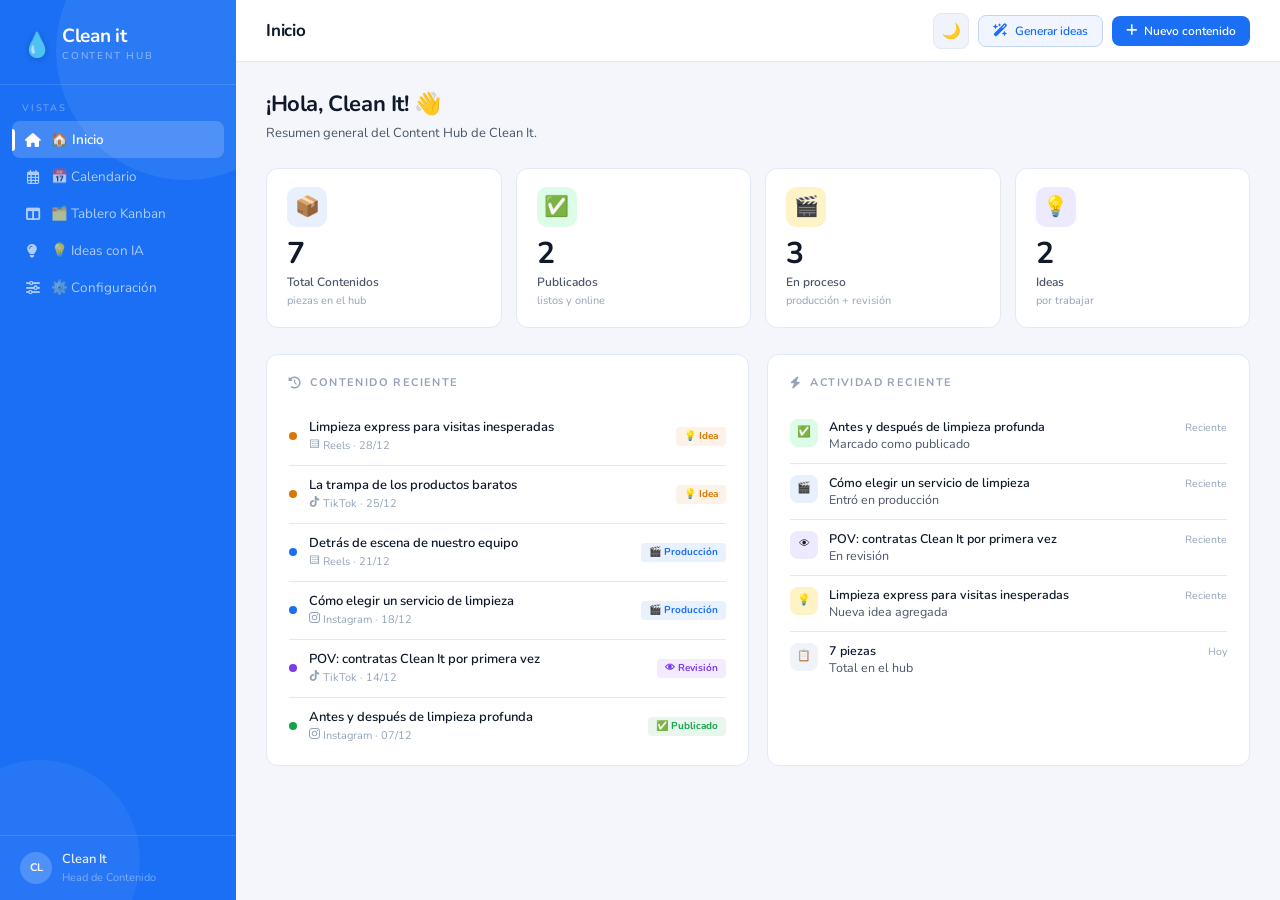
<file: index (4).html>
<!DOCTYPE html>
<html lang="es">
<head>
  <meta charset="UTF-8" />
  <meta name="viewport" content="width=device-width, initial-scale=1.0" />
  <title>Clean It — Content Hub</title>
  <link rel="preconnect" href="https://fonts.googleapis.com" />
  <link href="https://fonts.googleapis.com/css2?family=Nunito:wght@300;400;500;600;700;800&display=swap" rel="stylesheet" />
  <link rel="stylesheet" href="https://cdnjs.cloudflare.com/ajax/libs/font-awesome/6.5.0/css/all.min.css" />
  <style>
    *, *::before, *::after { box-sizing: border-box; margin: 0; padding: 0; }
    button{appearance:none;-webkit-appearance:none;}
    :root {
      --blue:#1a6ff4; --blue-dark:#1259d0; --blue-light:#e8f0fe; --blue-mid:#c2d6fc; --blue-pale:#f0f5ff;
      --bg:#f4f6fb; --surface:#fff; --surface2:#f0f3f9; --border:#e2e8f4;
      --ink:#0f1929; --ink2:#4a5568; --ink3:#94a3b8;
      --green:#16a34a; --green-pale:#dcfce7;
      --amber:#d97706; --amber-pale:#fef3c7;
      --red:#dc2626; --red-pale:#fee2e2;
      --violet:#7c3aed; --violet-pale:#ede9fe;
      --pink:#db2777; --pink-pale:#fce7f3;
      --teal:#0891b2; --teal-pale:#cffafe;
      --r:12px; --r-sm:8px; --r-lg:18px;
    }
    /* ══ DARK MODE ══ */
    body.dark {
      --bg:#0d1117; --surface:#161b22; --surface2:#1c2330; --border:#30363d;
      --ink:#e6edf3; --ink2:#8b949e; --ink3:#484f58;
      --blue-light:#1c2e4a; --blue-mid:#1f3a5f; --blue-pale:#162032;
      --green-pale:#1a2f1e; --amber-pale:#2d2008; --red-pale:#2d1212;
      --violet-pale:#1e1535; --pink-pale:#2d1020; --teal-pale:#0d2426;
    }
    /* Dark mode toggle button */
    .dark-toggle{width:36px;height:36px;border-radius:var(--r-sm);background:var(--surface2);border:1.5px solid var(--border);cursor:pointer;display:flex;align-items:center;justify-content:center;font-size:15px;transition:all 0.2s;color:var(--ink2);}
    .dark-toggle:hover{background:var(--border);color:var(--ink);}
    /* Dark mode calendar header stays blue */
    body.dark .cal-header{background:#1259d0;}
    body.dark .sidebar{background:#1259d0;}
    body.dark select.form-input{color-scheme:dark;}
    body.dark input[type="date"]{color-scheme:dark;}
    /* Dark mode modal shadow */
    body.dark .modal{box-shadow:0 20px 60px rgba(0,0,0,0.5);}
    /* Dark mode scrollbar */
    body.dark .content-area::-webkit-scrollbar-thumb{background:var(--border);}
    html,body{height:100%;}
    body{font-family:'Nunito',sans-serif;background:var(--bg);color:var(--ink);font-size:14px;line-height:1.5;}

    /* ══ LAYOUT ══ */
    .app{display:flex;height:100vh;overflow:hidden;}

    /* ══ SIDEBAR ══ */
    .sidebar{width:236px;flex-shrink:0;background:var(--blue);display:flex;flex-direction:column;position:relative;overflow:hidden;}
    .sidebar::before{content:'';position:absolute;top:-80px;right:-80px;width:260px;height:260px;border-radius:50%;background:rgba(255,255,255,0.07);pointer-events:none;}
    .sidebar::after{content:'';position:absolute;bottom:-60px;left:-60px;width:200px;height:200px;border-radius:50%;background:rgba(255,255,255,0.05);pointer-events:none;}

    .sidebar-logo{padding:26px 22px 20px;border-bottom:1px solid rgba(255,255,255,0.12);display:flex;align-items:center;gap:10px;}
    .logo-drop{font-size:24px;filter:drop-shadow(0 1px 3px rgba(0,0,0,0.2));}
    .logo-name{font-size:19px;font-weight:700;color:#fff;letter-spacing:-0.3px;line-height:1.1;}
    .logo-sub{font-size:10px;font-weight:500;letter-spacing:1.8px;text-transform:uppercase;color:rgba(255,255,255,0.45);margin-top:2px;}

    .sidebar-nav{flex:1;padding:16px 12px;overflow-y:auto;}
    .nav-label{font-size:9.5px;font-weight:600;letter-spacing:1.8px;text-transform:uppercase;color:rgba(255,255,255,0.35);padding:0 10px;margin:16px 0 6px;}
    .nav-label:first-child{margin-top:0;}
    .nav-item{display:flex;align-items:center;gap:10px;padding:9px 12px;border-radius:var(--r-sm);cursor:pointer;color:rgba(255,255,255,0.65);font-size:13.5px;font-weight:400;transition:background 0.15s,color 0.15s;border:none;background:none;width:100%;text-align:left;position:relative;appearance:none;-webkit-appearance:none;outline:none;box-shadow:none;font-family:'Nunito',sans-serif;}
    .nav-item:hover{background:rgba(255,255,255,0.1);color:#fff;}
    .nav-item.active{background:rgba(255,255,255,0.18);color:#fff;font-weight:600;}
    .nav-item.active::before{content:'';position:absolute;left:0;top:20%;height:60%;width:3px;background:#fff;border-radius:0 3px 3px 0;}
    .nav-item i{font-size:14px;width:17px;text-align:center;flex-shrink:0;}
    .nav-item svg{width:16px;height:16px;flex-shrink:0;fill:currentColor;}
    .ch-dot{width:8px;height:8px;border-radius:50%;flex-shrink:0;}

    .sidebar-footer{padding:14px 20px;border-top:1px solid rgba(255,255,255,0.12);}
    .user-row{display:flex;align-items:center;gap:10px;}
    .avatar{width:32px;height:32px;border-radius:50%;background:rgba(255,255,255,0.2);display:flex;align-items:center;justify-content:center;font-size:11px;font-weight:700;color:#fff;flex-shrink:0;}
    .u-name{font-size:13px;font-weight:600;color:rgba(255,255,255,0.9);}
    .u-role{font-size:11px;color:rgba(255,255,255,0.4);}

    /* ══ MAIN ══ */
    .main{flex:1;display:flex;flex-direction:column;overflow:hidden;min-width:0;}
    .topbar{background:var(--surface);border-bottom:1px solid var(--border);padding:0 30px;height:62px;display:flex;align-items:center;justify-content:space-between;flex-shrink:0;}
    .page-title{font-size:17px;font-weight:700;letter-spacing:-0.2px;}
    .topbar-right{display:flex;align-items:center;gap:9px;}

    /* ══ BUTTONS ══ */
    .btn{display:inline-flex;align-items:center;gap:7px;padding:9px 18px;border-radius:var(--r-sm);font-family:'Nunito',sans-serif;font-size:13px;font-weight:600;cursor:pointer;border:none;transition:all 0.16s;white-space:nowrap;}
    .btn i{font-size:13px;}
    .btn-primary{background:var(--blue);color:#fff;}
    .btn-primary:hover{background:var(--blue-dark);}
    .btn-ghost{background:transparent;color:var(--ink2);border:1.5px solid var(--border);}
    .btn-ghost:hover{background:var(--surface2);}
    .btn-ai{background:var(--blue-pale);color:var(--blue);border:1.5px solid var(--blue-mid);}
    .btn-ai:hover{background:var(--blue-light);}
    .btn-sm{padding:7px 14px;font-size:12px;}
    .btn-danger{background:var(--red-pale);color:var(--red);border:1.5px solid #fca5a5;}
    .btn-danger:hover{background:#fecaca;}

    /* ══ CONTENT ══ */
    .content-area{flex:1;overflow-y:auto;padding:26px 30px;background:var(--bg);}
    .content-area::-webkit-scrollbar{width:5px;}
    .content-area::-webkit-scrollbar-thumb{background:var(--border);border-radius:10px;}

    /* ══ STATS ══ */
    .stats-row{display:grid;grid-template-columns:repeat(4,1fr);gap:14px;margin-bottom:26px;}
    .stat-card{background:var(--surface);border:1px solid var(--border);border-radius:var(--r);padding:18px 20px;transition:box-shadow 0.2s,transform 0.2s;}
    .stat-card:hover{box-shadow:0 4px 20px rgba(26,111,244,0.1);transform:translateY(-1px);}
    .stat-icon{width:40px;height:40px;border-radius:10px;display:flex;align-items:center;justify-content:center;font-size:20px;margin-bottom:12px;}
    .sc-blue{background:var(--blue-light);color:var(--blue);}
    .sc-green{background:var(--green-pale);color:var(--green);}
    .sc-amber{background:var(--amber-pale);color:var(--amber);}
    .sc-violet{background:var(--violet-pale);color:var(--violet);}
    .stat-value{font-size:30px;font-weight:700;color:var(--ink);line-height:1;margin-bottom:4px;letter-spacing:-1px;}
    .stat-label{font-size:12px;font-weight:600;color:var(--ink2);}
    .stat-sub{font-size:11px;color:var(--ink3);margin-top:2px;}

    /* ══ CALENDAR ══ */
    .cal-nav{display:flex;align-items:center;gap:12px;margin-bottom:18px;}
    .cal-title{flex:1;font-size:18px;font-weight:700;letter-spacing:-0.3px;}
    .cal-btn{padding:8px 16px;border:1.5px solid var(--border);border-radius:var(--r-sm);background:var(--surface);font-family:'Nunito',sans-serif;font-size:13px;font-weight:500;cursor:pointer;color:var(--ink2);transition:all 0.15s;}
    .cal-btn:hover{border-color:var(--blue);color:var(--blue);background:var(--blue-pale);}
    .calendar-wrap{background:var(--surface);border:1px solid var(--border);border-radius:var(--r);overflow:hidden;}
    .calendar-grid{display:grid;grid-template-columns:repeat(7,1fr);}
    .cal-header{background:var(--blue);color:rgba(255,255,255,0.85);padding:10px 12px;font-size:10.5px;font-weight:700;letter-spacing:1px;text-transform:uppercase;text-align:center;}
    .cal-day{min-height:94px;padding:8px 9px;border-right:1px solid var(--border);border-bottom:1px solid var(--border);cursor:pointer;transition:background 0.1s;position:relative;}
    .cal-day:nth-child(7n){border-right:none;}
    .cal-day:hover{background:var(--blue-pale);}
    .cal-day.other-month{background:var(--surface2);}
    .cal-day.other-month .day-num{color:var(--ink3);opacity:0.5;}
    .cal-day.today{background:var(--blue-pale);}
    .day-num{display:inline-flex;align-items:center;justify-content:center;width:26px;height:26px;border-radius:50%;font-size:12.5px;font-weight:500;color:var(--ink2);margin-bottom:4px;}
    .cal-day.today .day-num{background:var(--blue);color:#fff;font-weight:700;}
    .day-add{position:absolute;top:7px;right:8px;font-size:16px;color:var(--border);cursor:pointer;transition:color 0.15s;}
    .cal-day:hover .day-add{color:var(--blue);}
    .cal-pill{display:flex;align-items:center;gap:4px;font-size:10.5px;font-weight:600;padding:3px 6px;border-radius:5px;margin-bottom:3px;white-space:nowrap;overflow:hidden;text-overflow:ellipsis;cursor:pointer;transition:opacity 0.15s;}
    .cal-pill:hover{opacity:0.78;}
    .cal-pill svg{width:10px;height:10px;flex-shrink:0;}
    .cal-pill.instagram{background:var(--pink-pale);color:var(--pink);}
    .cal-pill.tiktok{background:var(--violet-pale);color:var(--violet);}
    .cal-pill.reels{background:var(--blue-light);color:var(--blue);}
    .cal-pill.youtube{background:#fee2e2;color:#dc2626;}
    .cal-pill.facebook{background:#dbeafe;color:#1d4ed8;}
    .cal-pill.twitter{background:#e0f2fe;color:#0284c7;}
    .cal-pill.linkedin{background:#dbeafe;color:#0077b5;}
    .cal-pill.threads{background:#f3f4f6;color:#111;}
    .cal-pill.pinterest{background:#fee2e2;color:#e60023;}
    .cal-pill.whatsapp{background:#dcfce7;color:#16a34a;}
    .cal-pill.status-publicado{opacity:0.45;text-decoration:line-through;}

    /* ══ KANBAN ══ */
    .kanban-board{display:grid;grid-template-columns:repeat(4,1fr);gap:14px;align-items:start;}
    .kanban-col{background:var(--surface2);border-radius:var(--r);padding:14px 12px;}
    .kanban-col-header{display:flex;align-items:center;justify-content:space-between;margin-bottom:14px;}
    .col-label{display:flex;align-items:center;gap:8px;font-size:12px;font-weight:700;color:var(--ink);}
    .col-pip{width:10px;height:10px;border-radius:50%;}
    .col-count{font-size:11px;color:var(--ink3);background:var(--surface);border:1px solid var(--border);padding:2px 8px;border-radius:10px;font-weight:600;}
    .kanban-card{background:var(--surface);border:1px solid var(--border);border-radius:var(--r-sm);padding:13px 14px;margin-bottom:9px;cursor:pointer;transition:box-shadow 0.18s,transform 0.18s,border-color 0.18s;}
    .kanban-card:hover{box-shadow:0 4px 16px rgba(26,111,244,0.12);transform:translateY(-2px);border-color:var(--blue-mid);}
    .kanban-card:last-child{margin-bottom:0;}
    .card-top{display:flex;align-items:center;justify-content:space-between;margin-bottom:8px;}
    .card-badge{display:inline-flex;align-items:center;gap:5px;font-size:10.5px;font-weight:700;padding:3px 8px;border-radius:5px;}
    .card-badge svg{width:11px;height:11px;}
    .card-badge.instagram{background:var(--pink-pale);color:var(--pink);}
    .card-badge.tiktok{background:var(--violet-pale);color:var(--violet);}
    .card-badge.reels{background:var(--blue-light);color:var(--blue);}
    .card-badge.youtube{background:#fee2e2;color:#dc2626;}
    .card-badge.facebook{background:#dbeafe;color:#1d4ed8;}
    .card-badge.twitter{background:#e0f2fe;color:#0284c7;}
    .card-badge.linkedin{background:#dbeafe;color:#0077b5;}
    .card-badge.threads{background:#f3f4f6;color:#111;}
    .card-badge.pinterest{background:#fee2e2;color:#e60023;}
    .card-badge.whatsapp{background:#dcfce7;color:#16a34a;}
    .card-type{font-size:10px;font-weight:600;color:var(--ink3);background:var(--surface2);padding:2px 7px;border-radius:4px;text-transform:uppercase;letter-spacing:0.3px;}
    .card-title{font-size:13px;font-weight:600;line-height:1.4;color:var(--ink);margin-bottom:8px;}
    .card-footer{display:flex;align-items:center;justify-content:space-between;gap:6px;}
    .card-date{font-size:11px;color:var(--ink3);}
    .card-prio{font-size:10px;font-weight:700;padding:2px 7px;border-radius:4px;letter-spacing:0.2px;}
    .prio-alta{background:var(--red-pale);color:var(--red);}
    .prio-media{background:var(--amber-pale);color:var(--amber);}
    .prio-baja{background:var(--green-pale);color:var(--green);}
    .card-link{font-size:11px;color:var(--blue);text-decoration:none;display:inline-flex;align-items:center;gap:3px;margin-top:6px;}
    .card-link:hover{text-decoration:underline;}
    .add-card-btn{width:100%;margin-top:9px;padding:10px;border:1.5px dashed var(--border);border-radius:var(--r-sm);background:none;cursor:pointer;font-family:'Nunito',sans-serif;font-size:12.5px;font-weight:500;color:var(--ink3);display:flex;align-items:center;justify-content:center;gap:6px;transition:all 0.15s;}
    .add-card-btn:hover{border-color:var(--blue);color:var(--blue);background:var(--blue-pale);}

    /* ══ IDEAS / AI ══ */
    .ideas-wrap{max-width:960px;}
    .ai-box{background:var(--surface);border:1px solid var(--border);border-radius:var(--r);padding:24px;margin-bottom:26px;position:relative;overflow:hidden;}
    .ai-box::before{content:'';position:absolute;top:0;left:0;right:0;height:3px;background:var(--blue);}
    .ai-box-header{display:flex;align-items:center;gap:12px;margin-bottom:16px;}
    .ai-icon{width:38px;height:38px;border-radius:10px;background:var(--blue);color:#fff;display:flex;align-items:center;justify-content:center;font-size:16px;}
    .ai-title{font-size:16px;font-weight:700;}
    .ai-tag{margin-left:auto;font-size:10px;font-weight:700;letter-spacing:1.2px;text-transform:uppercase;background:var(--blue-light);color:var(--blue);border:1px solid var(--blue-mid);padding:4px 10px;border-radius:20px;}
    .ai-input-row{display:flex;gap:10px;}
    .ai-input-row input{flex:1;padding:11px 15px;border:1.5px solid var(--border);border-radius:var(--r-sm);font-family:'Nunito',sans-serif;font-size:14px;background:var(--bg);color:var(--ink);outline:none;transition:border-color 0.15s,background 0.15s;}
    .ai-input-row input:focus{border-color:var(--blue);background:var(--surface);}
    .ai-input-row input::placeholder{color:var(--ink3);}
    .ai-chips{display:flex;gap:8px;flex-wrap:wrap;margin-top:14px;}
    .ai-chip{padding:6px 14px;border-radius:20px;border:1.5px solid var(--border);background:var(--bg);font-size:12px;font-weight:500;cursor:pointer;color:var(--ink2);font-family:'Nunito',sans-serif;transition:all 0.15s;}
    .ai-chip:hover{border-color:var(--blue);color:var(--blue);background:var(--blue-pale);}
    .section-head{display:flex;align-items:center;gap:12px;margin-bottom:16px;}
    .section-head h3{font-size:11px;font-weight:700;letter-spacing:1.5px;text-transform:uppercase;color:var(--ink3);white-space:nowrap;}
    .section-line{flex:1;height:1px;background:var(--border);}
    .ideas-grid{display:grid;grid-template-columns:repeat(auto-fill,minmax(270px,1fr));gap:13px;}
    .idea-card{background:var(--surface);border:1px solid var(--border);border-radius:var(--r);padding:18px;transition:box-shadow 0.18s,transform 0.18s;}
    .idea-card:hover{box-shadow:0 4px 18px rgba(26,111,244,0.1);transform:translateY(-2px);}
    .idea-card.ai-gen{border-top:3px solid var(--blue);}
    .idea-ch{display:inline-flex;align-items:center;gap:6px;font-size:10.5px;font-weight:700;padding:3px 8px;border-radius:5px;margin-bottom:10px;}
    .idea-ch svg{width:12px;height:12px;}
    .idea-ch.instagram{background:var(--pink-pale);color:var(--pink);}
    .idea-ch.tiktok{background:var(--violet-pale);color:var(--violet);}
    .idea-ch.reels{background:var(--blue-light);color:var(--blue);}
    .idea-ch.youtube{background:#fee2e2;color:#dc2626;}
    .idea-ch.facebook{background:#dbeafe;color:#1d4ed8;}
    .idea-ch.twitter{background:#e0f2fe;color:#0284c7;}
    .idea-ch.linkedin{background:#dbeafe;color:#0077b5;}
    .idea-ch.threads{background:#f3f4f6;color:#111;}
    .idea-ch.pinterest{background:#fee2e2;color:#e60023;}
    .idea-ch.whatsapp{background:#dcfce7;color:#16a34a;}
    .idea-title{font-size:14px;font-weight:600;line-height:1.4;margin-bottom:7px;}
    .idea-desc{font-size:12.5px;color:var(--ink2);line-height:1.55;margin-bottom:10px;}
    .idea-meta{font-size:11.5px;color:var(--ink3);background:var(--surface2);border-radius:6px;padding:8px 10px;margin-bottom:12px;line-height:1.7;}
    .idea-meta strong{color:var(--ink2);}
    .idea-actions{display:flex;gap:8px;}
    .idea-btn{flex:1;padding:7px;border-radius:var(--r-sm);border:1.5px solid var(--border);background:none;font-family:'Nunito',sans-serif;font-size:12px;font-weight:500;cursor:pointer;color:var(--ink2);transition:all 0.15s;}
    .idea-btn.go:hover{background:var(--blue);border-color:var(--blue);color:#fff;}
    .idea-btn.del:hover{background:var(--red-pale);border-color:var(--red);color:var(--red);}
    .ai-loading{display:flex;align-items:center;gap:14px;margin-bottom:20px;padding:18px 22px;background:var(--blue-pale);border:1px solid var(--blue-mid);border-radius:var(--r);font-size:14px;font-weight:500;color:var(--blue);}
    .spinner{width:20px;height:20px;flex-shrink:0;border:2.5px solid var(--blue-mid);border-top-color:var(--blue);border-radius:50%;animation:spin 0.75s linear infinite;}
    @keyframes spin{to{transform:rotate(360deg);}}
    .error-box{background:var(--red-pale);border:1px solid #fca5a5;border-radius:var(--r-sm);padding:12px 16px;font-size:13px;color:var(--red);margin-bottom:20px;font-weight:500;}

    /* ══ SETTINGS ══ */
    .settings-wrap{max-width:700px;}
    .settings-section{background:var(--surface);border:1px solid var(--border);border-radius:var(--r);padding:22px 24px;margin-bottom:16px;}
    .settings-section h2{font-size:15px;font-weight:700;margin-bottom:4px;}
    .settings-section p{font-size:12.5px;color:var(--ink3);margin-bottom:18px;}
    .tag-list{display:flex;flex-wrap:wrap;gap:8px;margin-bottom:14px;}
    .tag-item{display:inline-flex;align-items:center;gap:6px;padding:5px 12px;border-radius:20px;background:var(--surface2);border:1px solid var(--border);font-size:12.5px;font-weight:500;}
    .tag-remove{background:none;border:none;cursor:pointer;color:var(--ink3);font-size:14px;display:flex;align-items:center;padding:2px;border-radius:4px;transition:color 0.15s,background 0.15s;line-height:1;}
    .tag-remove:hover{color:var(--red);background:var(--red-pale);}
    .tag-add-row{display:flex;gap:8px;}
    .tag-add-row input{flex:1;padding:8px 12px;border:1.5px solid var(--border);border-radius:var(--r-sm);font-family:'Nunito',sans-serif;font-size:13px;background:var(--bg);color:var(--ink);outline:none;transition:border-color 0.15s;}
    .tag-add-row input:focus{border-color:var(--blue);}
    .channel-grid{display:grid;grid-template-columns:repeat(3,1fr);gap:10px;margin-bottom:14px;}
    .channel-toggle{display:flex;align-items:center;gap:8px;padding:10px 12px;border:1.5px solid var(--border);border-radius:var(--r-sm);cursor:pointer;transition:all 0.15s;background:var(--bg);}
    .channel-toggle.active{border-color:var(--blue);background:var(--blue-pale);}
    .channel-toggle svg{width:18px;height:18px;}
    .channel-toggle-name{font-size:12.5px;font-weight:600;}
    .profile-row{display:flex;gap:14px;align-items:flex-start;}
    .profile-avatar-big{width:64px;height:64px;border-radius:50%;background:var(--blue);display:flex;align-items:center;justify-content:center;font-size:22px;font-weight:700;color:#fff;flex-shrink:0;}
    .profile-fields{flex:1;display:flex;flex-direction:column;gap:10px;}
    .profile-fields input{padding:9px 13px;border:1.5px solid var(--border);border-radius:var(--r-sm);font-family:'Nunito',sans-serif;font-size:13px;background:var(--bg);color:var(--ink);outline:none;transition:border-color 0.15s;width:100%;}
    .profile-fields input:focus{border-color:var(--blue);}

    /* ══ MODAL ══ */
    .modal-overlay{position:fixed;inset:0;background:rgba(10,20,40,0.5);display:flex;align-items:center;justify-content:center;z-index:200;opacity:0;pointer-events:none;transition:opacity 0.2s;backdrop-filter:blur(3px);}
    .modal-overlay.open{opacity:1;pointer-events:all;}
    .modal{background:var(--surface);border-radius:var(--r-lg);padding:30px;width:560px;max-width:96vw;max-height:92vh;overflow-y:auto;transform:translateY(14px) scale(0.97);transition:transform 0.2s;box-shadow:0 20px 60px rgba(0,0,0,0.18);}
    .modal-overlay.open .modal{transform:translateY(0) scale(1);}
    .modal-header{display:flex;align-items:center;justify-content:space-between;margin-bottom:22px;}
    .modal-title{font-size:19px;font-weight:700;letter-spacing:-0.3px;}
    .modal-close{width:32px;height:32px;border-radius:8px;background:var(--surface2);border:none;cursor:pointer;color:var(--ink2);font-size:14px;display:flex;align-items:center;justify-content:center;transition:background 0.15s;}
    .modal-close:hover{background:var(--border);}
    .form-group{margin-bottom:14px;}
    .form-label{display:block;font-size:11px;font-weight:700;letter-spacing:0.7px;text-transform:uppercase;color:var(--ink2);margin-bottom:6px;}
    .form-input{width:100%;padding:10px 14px;border:1.5px solid var(--border);border-radius:var(--r-sm);font-family:'Nunito',sans-serif;font-size:14px;background:var(--bg);color:var(--ink);outline:none;transition:border-color 0.15s,background 0.15s;appearance:none;}
    .form-input:focus{border-color:var(--blue);background:var(--surface);}
    textarea.form-input{resize:vertical;min-height:72px;}
    select.form-input{background-image:url("data:image/svg+xml,%3Csvg xmlns='http://www.w3.org/2000/svg' width='12' height='12' viewBox='0 0 24 24' fill='none' stroke='%2394a3b8' stroke-width='2'%3E%3Cpolyline points='6 9 12 15 18 9'%3E%3C/polyline%3E%3C/svg%3E");background-repeat:no-repeat;background-position:right 13px center;padding-right:34px;}
    .form-row{display:grid;grid-template-columns:1fr 1fr;gap:13px;}
    .form-row-3{display:grid;grid-template-columns:1fr 1fr 1fr;gap:13px;}
    .link-input-wrap{position:relative;}
    .link-input-wrap i{position:absolute;left:12px;top:50%;transform:translateY(-50%);color:var(--ink3);font-size:13px;}
    .link-input-wrap input{padding-left:34px;}
    .modal-footer{display:flex;gap:10px;justify-content:space-between;margin-top:20px;padding-top:18px;border-top:1px solid var(--border);}
    .modal-footer-right{display:flex;gap:10px;}

    @keyframes fadeUp{from{opacity:0;transform:translateY(8px);}to{opacity:1;transform:translateY(0);}}
    .content-area > *{animation:fadeUp 0.2s ease both;}

    /* ══ CHANNEL SELECT PILLS IN FORM ══ */
    .channel-pick{display:flex;flex-wrap:wrap;gap:8px;}
    .ch-pick-btn{display:inline-flex;align-items:center;gap:6px;padding:7px 13px;border-radius:20px;border:1.5px solid var(--border);background:var(--bg);cursor:pointer;font-family:'Nunito',sans-serif;font-size:12.5px;font-weight:600;color:var(--ink2);transition:all 0.15s;}
    .ch-pick-btn svg{width:14px;height:14px;}
    .ch-pick-btn:hover{border-color:var(--blue);background:var(--blue-pale);color:var(--blue);}
    .ch-pick-btn.selected.instagram{background:var(--pink-pale);border-color:var(--pink);color:var(--pink);}
    .ch-pick-btn.selected.tiktok{background:var(--violet-pale);border-color:var(--violet);color:var(--violet);}
    .ch-pick-btn.selected.reels{background:var(--blue-light);border-color:var(--blue);color:var(--blue);}
    .ch-pick-btn.selected.youtube{background:#fee2e2;border-color:#dc2626;color:#dc2626;}
    .ch-pick-btn.selected.facebook{background:#dbeafe;border-color:#1d4ed8;color:#1d4ed8;}
    .ch-pick-btn.selected.twitter{background:#e0f2fe;border-color:#0284c7;color:#0284c7;}
    .ch-pick-btn.selected.linkedin{background:#dbeafe;border-color:#0077b5;color:#0077b5;}
    .ch-pick-btn.selected.threads{background:#f3f4f6;border-color:#000;color:#000;}
    .ch-pick-btn.selected.pinterest{background:#fee2e2;border-color:#e60023;color:#e60023;}
    .ch-pick-btn.selected.whatsapp{background:#dcfce7;border-color:#25d366;color:#25d366;}

    /* ══ COMMENTS ══ */
    .comment-input-row{display:flex;gap:8px;margin-top:8px;}
    .comment-input-row .form-input{flex:1;}
    .comment-item{display:flex;gap:10px;padding:10px 12px;background:var(--surface2);border-radius:var(--r-sm);margin-bottom:7px;position:relative;}
    .comment-avatar{width:26px;height:26px;border-radius:50%;background:var(--blue);color:#fff;font-size:10px;font-weight:700;display:flex;align-items:center;justify-content:center;flex-shrink:0;margin-top:1px;}
    .comment-body{flex:1;min-width:0;}
    .comment-author{font-size:11px;font-weight:700;color:var(--ink);margin-bottom:2px;}
    .comment-text{font-size:12.5px;color:var(--ink2);line-height:1.45;word-break:break-word;}
    .comment-time{font-size:10px;color:var(--ink3);margin-top:3px;}
    .comment-del{position:absolute;top:8px;right:8px;background:none;border:none;cursor:pointer;color:var(--ink3);font-size:12px;padding:2px 4px;border-radius:4px;transition:color 0.15s,background 0.15s;line-height:1;}
    .comment-del:hover{color:var(--red);background:var(--red-pale);}
    .no-comments{font-size:12px;color:var(--ink3);padding:8px 0 4px;}
    .approval-btn{flex:1;display:flex;align-items:center;justify-content:center;gap:7px;padding:9px 14px;border-radius:var(--r-sm);border:1.5px solid var(--border);background:var(--bg);cursor:pointer;font-family:'Nunito',sans-serif;font-size:13px;font-weight:600;color:var(--ink2);transition:all 0.15s;}
    .approval-btn.active-yes{background:var(--green-pale);border-color:var(--green);color:var(--green);}
    .approval-btn.active-no{background:var(--red-pale);border-color:var(--red);color:var(--red);}
    .approval-btn:hover{border-color:var(--blue);color:var(--blue);}
    .card-approval{display:inline-flex;align-items:center;gap:4px;font-size:10px;font-weight:700;padding:2px 7px;border-radius:4px;margin-top:5px;}
    .appr-yes{background:var(--green-pale);color:var(--green);}
    .appr-no{background:var(--red-pale);color:var(--red);}

    /* ══ HOME VIEW ══ */
    .home-wrap{max-width:100%;}
    .home-greeting{margin-bottom:24px;}
    .home-greeting h2{font-size:22px;font-weight:700;letter-spacing:-0.4px;margin-bottom:3px;}
    .home-greeting p{font-size:13px;color:var(--ink2);}
    .home-grid{display:grid;grid-template-columns:1fr 1fr;gap:18px;margin-top:26px;}
    .home-panel{background:var(--surface);border:1px solid var(--border);border-radius:var(--r);padding:20px 22px;}
    .home-panel-title{font-size:11px;font-weight:700;letter-spacing:1.4px;text-transform:uppercase;color:var(--ink3);margin-bottom:16px;display:flex;align-items:center;gap:8px;}
    .home-panel-title i{font-size:12px;}
    .recent-item{display:flex;align-items:center;gap:12px;padding:10px 0;border-bottom:1px solid var(--border);cursor:pointer;transition:background 0.1s;}
    .recent-item:last-child{border-bottom:none;padding-bottom:0;}
    .recent-item:first-child{padding-top:0;}
    .recent-item:hover .recent-title{color:var(--blue);}
    .recent-dot{width:8px;height:8px;border-radius:50%;flex-shrink:0;}
    .recent-info{flex:1;min-width:0;}
    .recent-title{font-size:13px;font-weight:600;white-space:nowrap;overflow:hidden;text-overflow:ellipsis;color:var(--ink);transition:color 0.15s;}
    .recent-meta{font-size:11px;color:var(--ink3);margin-top:1px;}
    .recent-badge{font-size:10px;font-weight:700;padding:2px 8px;border-radius:4px;white-space:nowrap;flex-shrink:0;}
    .activity-item{display:flex;align-items:flex-start;gap:11px;padding:10px 0;border-bottom:1px solid var(--border);}
    .activity-item:last-child{border-bottom:none;padding-bottom:0;}
    .activity-item:first-child{padding-top:0;}
    .activity-icon{width:28px;height:28px;border-radius:8px;display:flex;align-items:center;justify-content:center;font-size:11px;flex-shrink:0;margin-top:1px;}
    .activity-text{flex:1;font-size:12.5px;color:var(--ink2);line-height:1.4;}
    .activity-text strong{color:var(--ink);font-weight:600;}
    .activity-time{font-size:10.5px;color:var(--ink3);white-space:nowrap;flex-shrink:0;margin-top:2px;}
  </style>
</head>
<body>
<div class="app">

<!-- ════ SIDEBAR ════ -->
<aside class="sidebar">
  <div class="sidebar-logo">
    <div class="logo-drop">💧</div>
    <div>
      <div class="logo-name">Clean it</div>
      <div class="logo-sub">Content Hub</div>
    </div>
  </div>
  <nav class="sidebar-nav">
    <div class="nav-label">Vistas</div>
    <button class="nav-item active" onclick="switchView('inicio')">
      <i class="fa-solid fa-house"></i> 🏠 Inicio
    </button>
    <button class="nav-item" onclick="switchView('calendario')">
      <i class="fa-regular fa-calendar-days"></i> 📅 Calendario
    </button>
    <button class="nav-item" onclick="switchView('kanban')">
      <i class="fa-solid fa-table-columns"></i> 🗂️ Tablero Kanban
    </button>
    <button class="nav-item" onclick="switchView('ideas')">
      <i class="fa-solid fa-lightbulb"></i> 💡 Ideas con IA
    </button>
    <button class="nav-item" onclick="switchView('settings')">
      <i class="fa-solid fa-sliders"></i> ⚙️ Configuración
    </button>

  </nav>
  <div class="sidebar-footer">
    <div class="user-row">
      <div class="avatar" id="sidebar-avatar">CI</div>
      <div>
        <div class="u-name" id="sidebar-name">Clean It</div>
        <div class="u-role" id="sidebar-role">Head de Contenido</div>
      </div>
    </div>
  </div>
</aside>

<!-- ════ MAIN ════ -->
<div class="main">
  <div class="topbar">
    <span class="page-title" id="view-title">Inicio</span>
    <div class="topbar-right">
      <button class="dark-toggle" id="dark-toggle-btn" onclick="toggleDark()" title="Modo oscuro / claro">🌙</button>
      <button class="btn btn-ai btn-sm" onclick="switchView('ideas')">
        <i class="fa-solid fa-wand-magic-sparkles"></i> Generar ideas
      </button>
      <button class="btn btn-primary btn-sm" onclick="openModal()">
        <i class="fa-solid fa-plus"></i> Nuevo contenido
      </button>
    </div>
  </div>
  <div class="content-area" id="content-area"></div>
</div>
</div>

<!-- ════ MODAL: CONTENIDO ════ -->
<div class="modal-overlay" id="modal" onclick="closeModal(event)">
  <div class="modal">
    <div class="modal-header">
      <div class="modal-title" id="modal-title">Nuevo contenido</div>
      <button class="modal-close" onclick="closeModal()"><i class="fa-solid fa-xmark"></i></button>
    </div>

    <!-- Canal -->
    <div class="form-group">
      <label class="form-label">Canal</label>
      <div class="channel-pick" id="channel-pick"></div>
      <input type="hidden" id="f-channel" value="instagram" />
    </div>

    <div class="form-row">
      <!-- Tipo de contenido -->
      <div class="form-group">
        <label class="form-label">Tipo de contenido</label>
        <select class="form-input" id="f-type"></select>
      </div>
      <!-- Estado -->
      <div class="form-group">
        <label class="form-label">Estado</label>
        <select class="form-input" id="f-status" onchange="toggleApprovalField()">
          <option value="idea">💡 Idea</option>
          <option value="produccion">🎬 En producción</option>
          <option value="revision">👁 En revisión</option>
          <option value="publicado">✅ Publicado</option>
        </select>
      </div>
    </div>

    <!-- Aprobación (solo visible en producción/revisión) -->
    <div class="form-group" id="approval-group" style="display:none">
      <label class="form-label">Aprobación</label>
      <div style="display:flex;gap:10px;">
        <button type="button" class="approval-btn" id="appr-yes" onclick="setApproval(true)"><i class="fa-solid fa-circle-check"></i> Aprobado</button>
        <button type="button" class="approval-btn" id="appr-no" onclick="setApproval(false)"><i class="fa-solid fa-circle-xmark"></i> No aprobado</button>
      </div>
      <input type="hidden" id="f-approved" value="" />
    </div>

    <div class="form-group">
      <label class="form-label">Título</label>
      <input class="form-input" id="f-title" type="text" placeholder="Ej: Limpieza de primavera en 5 pasos" />
    </div>
    <div class="form-group">
      <label class="form-label">Descripción / Concepto</label>
      <textarea class="form-input" id="f-desc" placeholder="El gancho, el formato, el CTA..."></textarea>
    </div>

    <div class="form-row">
      <div class="form-group">
        <label class="form-label">Fecha</label>
        <input class="form-input" id="f-date" type="date" />
      </div>
      <div class="form-group">
        <label class="form-label">Prioridad</label>
        <select class="form-input" id="f-priority">
          <option value="alta">🔴 Alta</option>
          <option value="media">🟡 Media</option>
          <option value="baja">🟢 Baja</option>
        </select>
      </div>
    </div>

    <div class="form-group">
      <label class="form-label">Hashtags / Notas</label>
      <input class="form-input" id="f-tags" type="text" placeholder="#limpieza #hogar #tips" />
    </div>

    <!-- Desarrollo de idea -->
    <div class="form-group">
      <label class="form-label"><i class="fa-solid fa-pen-to-square" style="margin-right:5px;color:var(--blue)"></i>Desarrollo de la idea</label>
      <textarea class="form-input" id="f-desarrollo" placeholder="Expandí el concepto: estructura del video, guión, referencias visuales, CTA, música..." style="min-height:100px"></textarea>
    </div>

    <!-- Comentarios -->
    <div class="form-group">
      <label class="form-label"><i class="fa-solid fa-comments" style="margin-right:5px;color:var(--violet)"></i>Comentarios del equipo</label>
      <div id="comentarios-list"></div>
      <div class="comment-input-row">
        <input class="form-input" id="f-comentario-nuevo" type="text" placeholder="Agregá un comentario..." onkeydown="if(event.key==='Enter'){event.preventDefault();addComentario();}" />
        <button type="button" class="btn btn-ghost btn-sm" onclick="addComentario()" style="flex-shrink:0"><i class="fa-solid fa-paper-plane"></i></button>
      </div>
    </div>

    <!-- Link al trabajo terminado -->
    <div class="form-group">
      <label class="form-label"><i class="fa-solid fa-link" style="margin-right:5px"></i>Link al trabajo terminado</label>
      <div class="link-input-wrap">
        <i class="fa-solid fa-link"></i>
        <input class="form-input" id="f-link" type="url" placeholder="https://drive.google.com/... o enlace al post" />
      </div>
    </div>

    <div class="modal-footer">
      <button class="btn btn-danger btn-sm" id="btn-delete" onclick="deleteFromModal()" style="display:none"><i class="fa-solid fa-trash"></i> Eliminar</button>
      <div class="modal-footer-right">
        <button class="btn btn-ghost" onclick="closeModal()">Cancelar</button>
        <button class="btn btn-primary" onclick="saveContent()"><i class="fa-solid fa-check"></i> Guardar</button>
      </div>
    </div>
  </div>
</div>

<script>
// ════════════════════════════════════════════════
// SVG LOGOS
// ════════════════════════════════════════════════
const SVGS = {
  instagram: `<svg viewBox="0 0 24 24" xmlns="http://www.w3.org/2000/svg" fill="currentColor"><path d="M12 2.163c3.204 0 3.584.012 4.85.07 3.252.148 4.771 1.691 4.919 4.919.058 1.265.069 1.645.069 4.849 0 3.205-.012 3.584-.069 4.849-.149 3.225-1.664 4.771-4.919 4.919-1.266.058-1.644.07-4.85.07-3.204 0-3.584-.012-4.849-.07-3.26-.149-4.771-1.699-4.919-4.92-.058-1.265-.07-1.644-.07-4.849 0-3.204.013-3.583.07-4.849.149-3.227 1.664-4.771 4.919-4.919 1.266-.057 1.645-.069 4.849-.069zm0-2.163c-3.259 0-3.667.014-4.947.072-4.358.2-6.78 2.618-6.98 6.98-.059 1.281-.073 1.689-.073 4.948 0 3.259.014 3.668.072 4.948.2 4.358 2.618 6.78 6.98 6.98 1.281.058 1.689.072 4.948.072 3.259 0 3.668-.014 4.948-.072 4.354-.2 6.782-2.618 6.979-6.98.059-1.28.073-1.689.073-4.948 0-3.259-.014-3.667-.072-4.947-.196-4.354-2.617-6.78-6.979-6.98-1.281-.059-1.69-.073-4.949-.073zm0 5.838c-3.403 0-6.162 2.759-6.162 6.162s2.759 6.163 6.162 6.163 6.162-2.759 6.162-6.163c0-3.403-2.759-6.162-6.162-6.162zm0 10.162c-2.209 0-4-1.79-4-4 0-2.209 1.791-4 4-4s4 1.791 4 4c0 2.21-1.791 4-4 4zm6.406-11.845c-.796 0-1.441.645-1.441 1.44s.645 1.44 1.441 1.44c.795 0 1.439-.645 1.439-1.44s-.644-1.44-1.439-1.44z"/></svg>`,
  tiktok: `<svg viewBox="0 0 24 24" xmlns="http://www.w3.org/2000/svg" fill="currentColor"><path d="M12.525.02c1.31-.02 2.61-.01 3.91-.02.08 1.53.63 3.09 1.75 4.17 1.12 1.11 2.7 1.62 4.24 1.79v4.03c-1.44-.05-2.89-.35-4.2-.97-.57-.26-1.1-.59-1.62-.93-.01 2.92.01 5.84-.02 8.75-.08 1.4-.54 2.79-1.35 3.94-1.31 1.92-3.58 3.17-5.91 3.21-1.43.08-2.86-.31-4.08-1.03-2.02-1.19-3.44-3.37-3.65-5.71-.02-.5-.03-1-.01-1.49.18-1.9 1.12-3.72 2.58-4.96 1.66-1.44 3.98-2.13 6.15-1.72.02 1.48-.04 2.96-.04 4.44-.99-.32-2.15-.23-3.02.37-.63.41-1.11 1.04-1.36 1.75-.21.51-.15 1.07-.14 1.61.24 1.64 1.82 3.02 3.5 2.87 1.12-.01 2.19-.66 2.77-1.61.19-.33.4-.67.41-1.06.1-1.79.06-3.57.07-5.36.01-4.03-.01-8.05.02-12.07z"/></svg>`,
  reels: `<svg viewBox="0 0 24 24" xmlns="http://www.w3.org/2000/svg" fill="currentColor"><path d="M2 3.993A1 1 0 0 1 2.992 3h18.016c.548 0 .992.445.992.993v16.014a1 1 0 0 1-.992.993H2.992A.993.993 0 0 1 2 20.007V3.993ZM4 5v14h16V5H4Zm2 2h2v2H6V7Zm0 4h2v2H6v-2Zm0 4h2v2H6v-2Zm4-8h2v2h-2V7Zm0 4h2v2h-2v-2Zm0 4h2v2h-2v-2Zm4-8h2v2h-2V7Zm0 4h2v2h-2v-2Zm0 4h2v2h-2v-2Zm4-8h2v2h-2V7Zm0 4h2v2h-2v-2Zm0 4h2v2h-2v-2Z"/></svg>`,
  youtube: `<svg viewBox="0 0 24 24" xmlns="http://www.w3.org/2000/svg" fill="currentColor"><path d="M23.495 6.205a3.007 3.007 0 0 0-2.088-2.088c-1.87-.501-9.396-.501-9.396-.501s-7.507-.01-9.396.501A3.007 3.007 0 0 0 .527 6.205a31.247 31.247 0 0 0-.522 5.805 31.247 31.247 0 0 0 .522 5.783 3.007 3.007 0 0 0 2.088 2.088c1.868.502 9.396.502 9.396.502s7.506 0 9.396-.502a3.007 3.007 0 0 0 2.088-2.088 31.247 31.247 0 0 0 .5-5.783 31.247 31.247 0 0 0-.5-5.805zM9.609 15.601V8.408l6.264 3.602z"/></svg>`,
  facebook: `<svg viewBox="0 0 24 24" xmlns="http://www.w3.org/2000/svg" fill="currentColor"><path d="M24 12.073c0-6.627-5.373-12-12-12s-12 5.373-12 12c0 5.99 4.388 10.954 10.125 11.854v-8.385H7.078v-3.47h3.047V9.43c0-3.007 1.792-4.669 4.533-4.669 1.312 0 2.686.235 2.686.235v2.953H15.83c-1.491 0-1.956.925-1.956 1.874v2.25h3.328l-.532 3.47h-2.796v8.385C19.612 23.027 24 18.062 24 12.073z"/></svg>`,
  twitter: `<svg viewBox="0 0 24 24" xmlns="http://www.w3.org/2000/svg" fill="currentColor"><path d="M18.244 2.25h3.308l-7.227 8.26 8.502 11.24H16.17l-4.714-6.231-5.401 6.231H2.748l7.73-8.835L1.254 2.25H8.08l4.253 5.622zm-1.161 17.52h1.833L7.084 4.126H5.117z"/></svg>`,
  linkedin: `<svg viewBox="0 0 24 24" xmlns="http://www.w3.org/2000/svg" fill="currentColor"><path d="M20.447 20.452h-3.554v-5.569c0-1.328-.027-3.037-1.852-3.037-1.853 0-2.136 1.445-2.136 2.939v5.667H9.351V9h3.414v1.561h.046c.477-.9 1.637-1.85 3.37-1.85 3.601 0 4.267 2.37 4.267 5.455v6.286zM5.337 7.433a2.062 2.062 0 0 1-2.063-2.065 2.064 2.064 0 1 1 2.063 2.065zm1.782 13.019H3.555V9h3.564v11.452zM22.225 0H1.771C.792 0 0 .774 0 1.729v20.542C0 23.227.792 24 1.771 24h20.451C23.2 24 24 23.227 24 22.271V1.729C24 .774 23.2 0 22.222 0h.003z"/></svg>`,
  threads: `<svg viewBox="0 0 24 24" xmlns="http://www.w3.org/2000/svg" fill="currentColor"><path d="M12.186 24h-.007c-3.581-.024-6.334-1.205-8.184-3.509C2.35 18.44 1.5 15.586 1.472 12.01v-.017c.028-3.579.879-6.43 2.525-8.482C5.845 1.205 8.6.024 12.18 0h.014c2.746.02 5.043.725 6.826 2.098 1.677 1.29 2.858 3.13 3.509 5.467l-2.04.569c-1.104-3.96-3.898-5.984-8.304-6.015-2.91.022-5.11.936-6.54 2.717C4.307 6.504 3.616 8.914 3.589 12c.027 3.086.718 5.496 2.057 7.164 1.43 1.783 3.631 2.698 6.54 2.717 2.623-.02 4.358-.631 5.8-2.045 1.647-1.613 1.618-3.593 1.09-4.798-.313-.71-.895-1.3-1.727-1.754-.2 1.298-.622 2.348-1.261 3.143-.947 1.18-2.328 1.83-4.105 1.95-1.357.09-2.728-.252-3.851-.972-1.257-.798-1.985-1.985-2.047-3.358-.11-2.483 1.664-4.151 4.499-4.338 1.023-.066 2.049-.024 3.055.126-.169-.87-.554-1.54-1.15-2-.615-.478-1.458-.731-2.506-.752h-.052c-.796 0-2.227.199-3.114 1.48l-1.714-1.17C6.033 5.57 7.94 4.876 10.042 4.876h.072c3.552.053 5.71 2.026 5.71 5.295 0 .282-.012.56-.037.833.358.166.696.352 1.01.558 1.09.705 1.862 1.657 2.234 2.753.594 1.757.468 4.557-1.99 6.938C15.467 22.928 13.545 23.979 12.186 24z"/></svg>`,
  pinterest: `<svg viewBox="0 0 24 24" xmlns="http://www.w3.org/2000/svg" fill="currentColor"><path d="M12 0C5.373 0 0 5.372 0 12c0 5.084 3.163 9.426 7.627 11.174-.105-.949-.2-2.405.042-3.441.218-.937 1.407-5.965 1.407-5.965s-.359-.719-.359-1.782c0-1.668.967-2.914 2.171-2.914 1.023 0 1.518.769 1.518 1.69 0 1.029-.655 2.568-.994 3.995-.283 1.194.599 2.169 1.777 2.169 2.133 0 3.772-2.249 3.772-5.495 0-2.873-2.064-4.882-5.012-4.882-3.414 0-5.418 2.561-5.418 5.207 0 1.031.397 2.138.893 2.738a.36.36 0 0 1 .083.345l-.333 1.36c-.053.22-.174.267-.402.161-1.499-.698-2.436-2.889-2.436-4.649 0-3.785 2.75-7.262 7.929-7.262 4.163 0 7.398 2.967 7.398 6.931 0 4.136-2.607 7.464-6.227 7.464-1.216 0-2.359-.632-2.75-1.378l-.748 2.853c-.271 1.043-1.002 2.35-1.492 3.146C9.57 23.812 10.763 24 12 24c6.627 0 12-5.373 12-12S18.627 0 12 0z"/></svg>`,
  whatsapp: `<svg viewBox="0 0 24 24" xmlns="http://www.w3.org/2000/svg" fill="currentColor"><path d="M17.472 14.382c-.297-.149-1.758-.867-2.03-.967-.273-.099-.471-.148-.67.15-.197.297-.767.966-.94 1.164-.173.199-.347.223-.644.075-.297-.15-1.255-.463-2.39-1.475-.883-.788-1.48-1.761-1.653-2.059-.173-.297-.018-.458.13-.606.134-.133.298-.347.446-.52.149-.174.198-.298.298-.497.099-.198.05-.371-.025-.52-.075-.149-.669-1.612-.916-2.207-.242-.579-.487-.5-.669-.51-.173-.008-.371-.01-.57-.01-.198 0-.52.074-.792.372-.272.297-1.04 1.016-1.04 2.479 0 1.462 1.065 2.875 1.213 3.074.149.198 2.096 3.2 5.077 4.487.709.306 1.262.489 1.694.625.712.227 1.36.195 1.871.118.571-.085 1.758-.719 2.006-1.413.248-.694.248-1.289.173-1.413-.074-.124-.272-.198-.57-.347m-5.421 7.403h-.004a9.87 9.87 0 0 1-5.031-1.378l-.361-.214-3.741.982.998-3.648-.235-.374a9.86 9.86 0 0 1-1.51-5.26c.001-5.45 4.436-9.884 9.888-9.884 2.64 0 5.122 1.03 6.988 2.898a9.825 9.825 0 0 1 2.893 6.994c-.003 5.45-4.437 9.884-9.885 9.884m8.413-18.297A11.815 11.815 0 0 0 12.05 0C5.495 0 .16 5.335.157 11.892c0 2.096.547 4.142 1.588 5.945L.057 24l6.305-1.654a11.882 11.882 0 0 0 5.683 1.448h.005c6.554 0 11.89-5.335 11.893-11.893a11.821 11.821 0 0 0-3.48-8.413z"/></svg>`,
};

// ════════════════════════════════════════════════
// STATE & STORAGE
// ════════════════════════════════════════════════
let currentView = 'inicio';
let currentMonth = new Date().getMonth();
let currentYear  = new Date().getFullYear();
let editingId = null;
let contents = loadData();
let settings = loadSettings();
let isDark = localStorage.getItem('cleanit_dark') === '1';

function loadData() {
  try { const r = localStorage.getItem('cleanit_v4'); return r ? JSON.parse(r) : seed(); } catch { return seed(); }
}
function loadSettings() {
  try {
    const r = localStorage.getItem('cleanit_settings_v4');
    return r ? JSON.parse(r) : defaultSettings();
  } catch { return defaultSettings(); }
}
function defaultSettings() {
  return {
    name: 'Clean It',
    role: 'Head de Contenido',
    contentTypes: ['Foto','Historia','Carrusel','Reel','Video','Comercial','Tutorial','Meme','Encuesta','Live'],
    activeChannels: ['instagram','tiktok','reels'],
  };
}
function persist() { try { localStorage.setItem('cleanit_v4', JSON.stringify(contents)); } catch {} }
function persistSettings() { try { localStorage.setItem('cleanit_settings_v4', JSON.stringify(settings)); } catch {} }

function seed() {
  const t = new Date(), y = t.getFullYear(), m = String(t.getMonth()+1).padStart(2,'0');
  return [
    {id:1,title:'5 trucos que no conocías',desc:'Reel dinámico con tips rápidos.',channel:'reels',type:'Reel',status:'publicado',date:`${y}-${m}-03`,priority:'alta',tags:'#limpieza #hogar',link:''},
    {id:2,title:'Antes y después de limpieza profunda',desc:'Carousel con fotos de transformación real.',channel:'instagram',type:'Carrusel',status:'publicado',date:`${y}-${m}-07`,priority:'alta',tags:'#antesydespues',link:''},
    {id:3,title:'POV: contratas Clean It por primera vez',desc:'Video desde la perspectiva del cliente.',channel:'tiktok',type:'Video',status:'revision',date:`${y}-${m}-14`,priority:'media',tags:'#pov',link:''},
    {id:4,title:'Cómo elegir un servicio de limpieza',desc:'Guía informativa en carrusel.',channel:'instagram',type:'Carrusel',status:'produccion',date:`${y}-${m}-18`,priority:'media',tags:'#consejos',link:''},
    {id:5,title:'Detrás de escena de nuestro equipo',desc:'Un día con nuestros limpiadores.',channel:'reels',type:'Reel',status:'produccion',date:`${y}-${m}-21`,priority:'baja',tags:'#behindthescenes',link:''},
    {id:6,title:'La trampa de los productos baratos',desc:'Por qué los productos premium valen la pena.',channel:'tiktok',type:'Tutorial',status:'idea',date:`${y}-${m}-25`,priority:'media',tags:'#calidad',link:''},
    {id:7,title:'Limpieza express para visitas inesperadas',desc:'60 segundos de tips ultra rápidos.',channel:'reels',type:'Reel',status:'idea',date:`${y}-${m}-28`,priority:'alta',tags:'#viral',link:''},
  ];
}

// ════════════════════════════════════════════════
// NAVIGATION
// ════════════════════════════════════════════════
const TITLES = {inicio:'Inicio',calendario:'Calendario de Contenido',kanban:'Tablero Kanban',ideas:'Ideas con IA',settings:'Configuración'};
function switchView(v) {
  currentView = v;
  document.getElementById('view-title').textContent = TITLES[v];
  document.querySelectorAll('.nav-item').forEach((el,i) =>
    el.classList.toggle('active', i === ['inicio','calendario','kanban','ideas','settings'].indexOf(v)));
  render();
}
function toggleDark() {
  isDark = !isDark;
  document.body.classList.toggle('dark', isDark);
  document.getElementById('dark-toggle-btn').textContent = isDark ? '☀️' : '🌙';
  localStorage.setItem('cleanit_dark', isDark ? '1' : '0');
}
function render() {
  const ca = document.getElementById('content-area');
  if (currentView==='inicio') ca.innerHTML = renderInicio();
  else if (currentView==='calendario') ca.innerHTML = renderCalendar();
  else if (currentView==='kanban') ca.innerHTML = renderKanban();
  else if (currentView==='ideas')  ca.innerHTML = renderIdeas();
  else ca.innerHTML = renderSettings();
}

// ════════════════════════════════════════════════
// HELPERS
// ════════════════════════════════════════════════
const MONTHS = ['Enero','Febrero','Marzo','Abril','Mayo','Junio','Julio','Agosto','Septiembre','Octubre','Noviembre','Diciembre'];
const DAYS   = ['Dom','Lun','Mar','Mié','Jue','Vie','Sáb'];
const CH_NAMES = {instagram:'Instagram',tiktok:'TikTok',reels:'Reels',youtube:'YouTube',facebook:'Facebook',twitter:'X (Twitter)',linkedin:'LinkedIn',threads:'Threads',pinterest:'Pinterest',whatsapp:'WhatsApp'};

function svgFor(ch, size=14) {
  return (SVGS[ch]||'').replace('<svg ', `<svg width="${size}" height="${size}" `);
}
function fmt(d) { if(!d) return 'Sin fecha'; const [,m,dd]=d.split('-'); return `${dd}/${m}`; }
function fil()  { return contents; }

// ════════════════════════════════════════════════
// INICIO
// ════════════════════════════════════════════════
function statusColor(s){
  return {idea:'#d97706',produccion:'#1a6ff4',revision:'#7c3aed',publicado:'#16a34a'}[s]||'#94a3b8';
}
function statusLabel(s){
  return {idea:'💡 Idea',produccion:'🎬 Producción',revision:'👁 Revisión',publicado:'✅ Publicado'}[s]||s;
}
function statusBadgeClass(s){
  return {idea:'prio-media',produccion:'card-type',revision:'card-type',publicado:'card-prio prio-baja'}[s]||'card-type';
}
function renderInicio(){
  const f = contents;
  const total = f.length;
  const publicados = f.filter(c=>c.status==='publicado').length;
  const enproceso = f.filter(c=>c.status==='produccion'||c.status==='revision').length;
  const ideas = f.filter(c=>c.status==='idea').length;

  const recent = [...f].sort((a,b)=>{ 
    if(a.date&&b.date) return b.date.localeCompare(a.date);
    if(a.date) return -1; if(b.date) return 1;
    return b.id-a.id;
  }).slice(0,6);

  // Build activity log from localStorage or synthetic
  const actLog = buildActivityLog();

  return `<div class="home-wrap">
    <div class="home-greeting">
      <h2>¡Hola, ${settings.name}! 👋</h2>
      <p>Resumen general del Content Hub de Clean It.</p>
    </div>
    <div class="stats-row">
      <div class="stat-card" style="cursor:pointer" onclick="switchView('kanban')">
        <div class="stat-icon sc-blue">📦</div>
        <div class="stat-value">${total}</div>
        <div class="stat-label">Total Contenidos</div>
        <div class="stat-sub">piezas en el hub</div>
      </div>
      <div class="stat-card" style="cursor:pointer" onclick="switchView('kanban')">
        <div class="stat-icon sc-green">✅</div>
        <div class="stat-value">${publicados}</div>
        <div class="stat-label">Publicados</div>
        <div class="stat-sub">listos y online</div>
      </div>
      <div class="stat-card" style="cursor:pointer" onclick="switchView('kanban')">
        <div class="stat-icon sc-amber">🎬</div>
        <div class="stat-value">${enproceso}</div>
        <div class="stat-label">En proceso</div>
        <div class="stat-sub">producción + revisión</div>
      </div>
      <div class="stat-card" style="cursor:pointer" onclick="switchView('ideas')">
        <div class="stat-icon sc-violet">💡</div>
        <div class="stat-value">${ideas}</div>
        <div class="stat-label">Ideas</div>
        <div class="stat-sub">por trabajar</div>
      </div>
    </div>
    <div class="home-grid">
      <div class="home-panel">
        <div class="home-panel-title"><i class="fa-solid fa-clock-rotate-left"></i> Contenido reciente</div>
        ${recent.length ? recent.map(c=>`
          <div class="recent-item" onclick="editContent(${c.id})">
            <div class="recent-dot" style="background:${statusColor(c.status)}"></div>
            <div class="recent-info">
              <div class="recent-title">${c.title}</div>
              <div class="recent-meta">${svgFor(c.channel,11)} ${CH_NAMES[c.channel]||c.channel} · ${fmt(c.date)}</div>
            </div>
            <div class="recent-badge" style="background:${statusColor(c.status)}18;color:${statusColor(c.status)};font-size:10px;font-weight:700;padding:2px 8px;border-radius:4px;white-space:nowrap">${statusLabel(c.status)}</div>
          </div>`).join('') : '<p style="color:var(--ink3);font-size:13px">Sin contenido aún.</p>'}
      </div>
      <div class="home-panel">
        <div class="home-panel-title"><i class="fa-solid fa-bolt"></i> Actividad reciente</div>
        ${actLog.length ? actLog.map(a=>`
          <div class="activity-item">
            <div class="activity-icon" style="background:${a.bg}">${a.icon}</div>
            <div class="activity-text"><strong>${a.title}</strong><br>${a.desc}</div>
            <div class="activity-time">${a.time}</div>
          </div>`).join('') : '<p style="color:var(--ink3);font-size:13px">Sin actividad registrada.</p>'}
      </div>
    </div>
  </div>`;
}
function buildActivityLog(){
  const raw = [];
  const f = contents;
  const pub = f.filter(c=>c.status==='publicado');
  const prod = f.filter(c=>c.status==='produccion');
  const rev = f.filter(c=>c.status==='revision');
  const ideaList = f.filter(c=>c.status==='idea');
  if(pub.length) raw.push({icon:'✅',bg:'var(--green-pale)',title:pub[pub.length-1].title,desc:'Marcado como publicado',time:'Reciente'});
  if(prod.length) raw.push({icon:'🎬',bg:'var(--blue-light)',title:prod[0].title,desc:'Entró en producción',time:'Reciente'});
  if(rev.length) raw.push({icon:'👁',bg:'var(--violet-pale)',title:rev[0].title,desc:'En revisión',time:'Reciente'});
  if(ideaList.length) raw.push({icon:'💡',bg:'var(--amber-pale)',title:ideaList[ideaList.length-1].title,desc:'Nueva idea agregada',time:'Reciente'});
  if(f.length) raw.push({icon:'📋',bg:'var(--surface2)',title:`${f.length} piezas`,desc:'Total en el hub',time:'Hoy'});
  return raw.slice(0,5);
}

// ════════════════════════════════════════════════
// CALENDAR
// ════════════════════════════════════════════════
function renderCalendar() {
  const f = fil(), y = currentYear, mo = currentMonth;
  const pfx = String(mo+1).padStart(2,'0');
  const today = new Date();
  const thisM = f.filter(c=>c.date&&c.date.startsWith(`${y}-${pfx}`));

  const stats = `<div class="stats-row">
    <div class="stat-card"><div class="stat-icon sc-blue">📅</div><div class="stat-value">${thisM.length}</div><div class="stat-label">Este mes</div><div class="stat-sub">piezas planificadas</div></div>
    <div class="stat-card"><div class="stat-icon sc-green">✅</div><div class="stat-value">${f.filter(c=>c.status==='publicado').length}</div><div class="stat-label">Publicados</div><div class="stat-sub">en total</div></div>
    <div class="stat-card"><div class="stat-icon sc-amber">🎬</div><div class="stat-value">${f.filter(c=>c.status==='produccion'||c.status==='revision').length}</div><div class="stat-label">En proceso</div><div class="stat-sub">producción + revisión</div></div>
    <div class="stat-card"><div class="stat-icon sc-violet">💡</div><div class="stat-value">${f.filter(c=>c.status==='idea').length}</div><div class="stat-label">Ideas</div><div class="stat-sub">por trabajar</div></div>
  </div>`;

  const firstDay = new Date(y,mo,1).getDay();
  const dim = new Date(y,mo+1,0).getDate();
  const prevMax = new Date(y,mo,0).getDate();

  let days = DAYS.map(d=>`<div class="cal-header">${d}</div>`).join('');
  for(let i=firstDay-1;i>=0;i--) days+=`<div class="cal-day other-month"><div class="day-num">${prevMax-i}</div></div>`;
  for(let d=1;d<=dim;d++){
    const isTod = d===today.getDate()&&mo===today.getMonth()&&y===today.getFullYear();
    const ds = `${y}-${pfx}-${String(d).padStart(2,'0')}`;
    const pills = f.filter(c=>c.date===ds).map(c=>`
      <span class="cal-pill ${c.channel} status-${c.status}" onclick="editContent(${c.id})" title="${c.title}">
        ${svgFor(c.channel,10)} ${c.title}
      </span>`).join('');
    days+=`<div class="cal-day${isTod?' today':''}"><div class="day-num">${d}</div><span class="day-add" onclick="openModalWithDate('${ds}')">+</span>${pills}</div>`;
  }
  const rem=(firstDay+dim)%7;
  for(let i=1;i<=(rem?7-rem:0);i++) days+=`<div class="cal-day other-month"><div class="day-num">${i}</div></div>`;

  return `${stats}
  <div class="cal-nav">
    <div class="cal-title">${MONTHS[mo]} ${y}</div>
    <button class="cal-btn" onclick="prevMonth()">← Anterior</button>
    <button class="cal-btn" onclick="nextMonth()">Siguiente →</button>
  </div>
  <div class="calendar-wrap"><div class="calendar-grid">${days}</div></div>`;
}
function prevMonth(){ currentMonth===0?(currentMonth=11,currentYear--):currentMonth--; render(); }
function nextMonth(){ currentMonth===11?(currentMonth=0,currentYear++):currentMonth++; render(); }

// ════════════════════════════════════════════════
// KANBAN
// ════════════════════════════════════════════════
const COLS=[
  {key:'idea',label:'Ideas',pip:'#d97706'},
  {key:'produccion',label:'En producción',pip:'#1a6ff4'},
  {key:'revision',label:'En revisión',pip:'#7c3aed'},
  {key:'publicado',label:'Publicado',pip:'#16a34a'},
];
function toggleApprovalField(){
  const status = document.getElementById('f-status').value;
  const group = document.getElementById('approval-group');
  group.style.display = (status==='produccion'||status==='revision') ? 'block' : 'none';
}
function setApproval(val){
  const current = document.getElementById('f-approved').value;
  const clicked = val ? 'true' : 'false';
  if(current === clicked){
    // Deselect
    document.getElementById('f-approved').value = '';
    document.getElementById('appr-yes').className = 'approval-btn';
    document.getElementById('appr-no').className  = 'approval-btn';
  } else {
    document.getElementById('f-approved').value = clicked;
    document.getElementById('appr-yes').className = 'approval-btn' + (val ? ' active-yes' : '');
    document.getElementById('appr-no').className  = 'approval-btn' + (!val ? ' active-no' : '');
  }
}

function renderKanban(){
  const f=fil();
  return `<div class="kanban-board">${COLS.map(col=>{
    const cards=f.filter(c=>c.status===col.key);
    return `<div class="kanban-col">
      <div class="kanban-col-header">
        <div class="col-label"><div class="col-pip" style="background:${col.pip}"></div>${col.label}</div>
        <div class="col-count">${cards.length}</div>
      </div>
      ${cards.map(c=>`<div class="kanban-card" onclick="editContent(${c.id})">
        <div class="card-top">
          <div class="card-badge ${c.channel}">${svgFor(c.channel,11)} ${CH_NAMES[c.channel]||c.channel}</div>
          ${c.type?`<div class="card-type">${c.type}</div>`:''}
        </div>
        <div class="card-title">${c.title}</div>
        <div class="card-footer">
          <div class="card-date"><i class="fa-regular fa-calendar" style="margin-right:4px"></i>${fmt(c.date)}</div>
          <div class="card-prio prio-${c.priority}">${c.priority.toUpperCase()}</div>
        </div>
        ${(c.status==='produccion'||c.status==='revision')&&c.approved!==undefined&&c.approved!==''?`<div class="card-approval ${c.approved==='true'?'appr-yes':'appr-no'}">${c.approved==='true'?'✔ Aprobado':'✖ No aprobado'}</div>`:''}
        ${c.link?`<a class="card-link" href="${c.link}" target="_blank" onclick="event.stopPropagation()"><i class="fa-solid fa-arrow-up-right-from-square"></i> Ver trabajo</a>`:''}
      </div>`).join('')}
      <button class="add-card-btn" onclick="openModalWithStatus('${col.key}')"><i class="fa-solid fa-plus"></i> Agregar</button>
    </div>`;
  }).join('')}</div>`;
}

// ════════════════════════════════════════════════
// IDEAS / AI
// ════════════════════════════════════════════════
const PROMPTS=['Ideas virales para verano','Contenido educativo','Campañas estacionales','Tips para oficinas','Antes y después'];
function renderIdeas(){
  const ideas=contents.filter(c=>c.status==='idea');
  return `<div class="ideas-wrap">
    <div class="ai-box">
      <div class="ai-box-header">
        <div class="ai-icon"><i class="fa-solid fa-wand-magic-sparkles"></i></div>
        <div class="ai-title">Generador de ideas</div>
        <div class="ai-tag">IA activa</div>
      </div>
      <div class="ai-input-row">
        <input id="ai-input" type="text" placeholder="Ej: ideas para Instagram sobre limpieza de cocinas…" />
        <button class="btn btn-primary" onclick="generateIdeas()"><i class="fa-solid fa-paper-plane"></i> Generar</button>
      </div>
      <div class="ai-chips">${PROMPTS.map(p=>`<div class="ai-chip" onclick="prefill('${p}')">${p}</div>`).join('')}</div>
    </div>
    <div id="ai-output"></div>
    <div class="section-head"><h3>Ideas guardadas (${ideas.length})</h3><div class="section-line"></div></div>
    ${ideas.length?`<div class="ideas-grid">${ideas.map(c=>`
      <div class="idea-card">
        <div class="idea-ch ${c.channel}">${svgFor(c.channel,12)} ${CH_NAMES[c.channel]||c.channel}</div>
        ${c.type?`<div style="font-size:10px;font-weight:700;color:var(--ink3);background:var(--surface2);display:inline-block;padding:2px 7px;border-radius:4px;text-transform:uppercase;margin-bottom:8px;">${c.type}</div>`:''}
        <div class="idea-title">${c.title}</div>
        <div class="idea-desc">${c.desc||''}</div>
        <div class="idea-actions">
          <button class="idea-btn go" onclick="moveToProd(${c.id})">→ Producción</button>
          <button class="idea-btn go" onclick="editContent(${c.id})">✏️ Editar</button>
        </div>
      </div>`).join('')}</div>`
    :`<p style="color:var(--ink3);font-size:13px;padding:16px 0">No hay ideas guardadas. ¡Generá algunas con la IA!</p>`}
  </div>`;
}
function prefill(t){ document.getElementById('ai-input').value=t; }

async function generateIdeas(){
  const input=document.getElementById('ai-input').value.trim();
  if(!input) return;
  const out=document.getElementById('ai-output');
  out.innerHTML=`<div class="ai-loading"><div class="spinner"></div>Clean It IA generando ideas…</div>`;
  try {
    const res=await fetch('https://api.anthropic.com/v1/messages',{
      method:'POST',headers:{'Content-Type':'application/json'},
      body:JSON.stringify({
        model:'claude-sonnet-4-20250514',max_tokens:1000,
        system:`Sos experta en marketing de contenido para empresas de limpieza en Argentina. La empresa es "Clean It". Canales activos: ${settings.activeChannels.join(', ')}. Tipos de contenido disponibles: ${settings.contentTypes.join(', ')}. Devolvé SOLO JSON sin markdown: {"ideas":[{"titulo":"...","descripcion":"...","canal":"${settings.activeChannels[0]}","tipo":"...","gancho":"...","formato":"..."}]}. Generá 4 ideas virales.`,
        messages:[{role:'user',content:`Generá ideas de contenido para: ${input}`}]
      })
    });
    const data=await res.json();
    let raw=data.content.map(i=>i.text||'').join('').replace(/```json|```/g,'').trim();
    showAIIdeas(JSON.parse(raw).ideas);
  } catch(e) {
    out.innerHTML=`<div class="error-box"><i class="fa-solid fa-triangle-exclamation"></i> Error al conectar con la IA.</div>`;
  }
}
function showAIIdeas(ideas){
  window._ai=ideas;
  document.getElementById('ai-output').innerHTML=`<div style="margin-bottom:24px">
    <div class="section-head" style="margin-bottom:14px"><h3>✨ ${ideas.length} ideas generadas</h3><div class="section-line"></div></div>
    <div class="ideas-grid">${ideas.map((idea,i)=>`
      <div class="idea-card ai-gen">
        <div class="idea-ch ${idea.canal||settings.activeChannels[0]}">${svgFor(idea.canal||settings.activeChannels[0],12)} ${CH_NAMES[idea.canal]||idea.canal}</div>
        ${idea.tipo?`<div style="font-size:10px;font-weight:700;color:var(--ink3);background:var(--surface2);display:inline-block;padding:2px 7px;border-radius:4px;text-transform:uppercase;margin-bottom:8px;">${idea.tipo}</div>`:''}
        <div class="idea-title">${idea.titulo}</div>
        <div class="idea-desc">${idea.descripcion}</div>
        <div class="idea-meta"><strong>Gancho:</strong> ${idea.gancho}<br><strong>Formato:</strong> ${idea.formato}</div>
        <div class="idea-actions">
          <button class="idea-btn go" onclick="saveAI(${i})">💾 Guardar</button>
          <button class="idea-btn go" onclick="aiToProd(${i})">→ Producción</button>
        </div>
      </div>`).join('')}
    </div>
  </div>`;
}
function saveAI(i){const x=window._ai[i];contents.push({id:Date.now(),title:x.titulo,desc:`${x.descripcion} | Gancho: ${x.gancho}`,channel:x.canal||settings.activeChannels[0],type:x.tipo||'',status:'idea',date:'',priority:'media',tags:'',link:''});persist();alert('✅ Guardado');render();}
function aiToProd(i){const x=window._ai[i];contents.push({id:Date.now(),title:x.titulo,desc:x.descripcion,channel:x.canal||settings.activeChannels[0],type:x.tipo||'',status:'produccion',date:'',priority:'media',tags:'',link:''});persist();alert('✅ Movido a producción');render();}
function moveToProd(id){const c=contents.find(x=>x.id===id);if(c){c.status='produccion';persist();render();}}

// ════════════════════════════════════════════════
// SETTINGS
// ════════════════════════════════════════════════
const ALL_CHANNELS = ['instagram','tiktok','reels','youtube','facebook','twitter','linkedin','threads','pinterest','whatsapp'];

function renderSettings(){
  const typesList = settings.contentTypes.map((t,i)=>`
    <div class="tag-item">
      ${t}
      <button class="tag-remove" onclick="removeType(${i})" title="Eliminar"><i class="fa-solid fa-xmark"></i></button>
    </div>`).join('');

  const chToggles = ALL_CHANNELS.map(ch=>`
    <div class="channel-toggle ${settings.activeChannels.includes(ch)?'active':''}" onclick="toggleChannel('${ch}')">
      ${svgFor(ch,18)}
      <div class="channel-toggle-name">${CH_NAMES[ch]}</div>
    </div>`).join('');

  return `<div class="settings-wrap">
    <!-- Perfil -->
    <div class="settings-section">
      <h2>👤 Perfil del equipo</h2>
      <p>Personalizá el nombre y rol que aparecen en el sidebar.</p>
      <div class="profile-row">
        <div class="profile-avatar-big" id="settings-avatar-preview">${settings.name.slice(0,2).toUpperCase()}</div>
        <div class="profile-fields">
          <input type="text" id="set-name" value="${settings.name}" placeholder="Nombre del equipo / empresa" oninput="previewAvatar()" />
          <input type="text" id="set-role" value="${settings.role}" placeholder="Rol (ej: Head de Contenido)" />
          <button class="btn btn-primary btn-sm" onclick="saveProfile()" style="align-self:flex-end"><i class="fa-solid fa-check"></i> Guardar perfil</button>
        </div>
      </div>
    </div>

    <!-- Canales activos -->
    <div class="settings-section">
      <h2>📡 Canales activos</h2>
      <p>Activá o desactivá los canales que usás. Solo los activos aparecen en el formulario.</p>
      <div class="channel-grid">${chToggles}</div>
    </div>

    <!-- Tipos de contenido -->
    <div class="settings-section">
      <h2>🏷️ Tipos de contenido</h2>
      <p>Personalizá los tipos que aparecen al crear una pieza. Podés agregar los que quieras.</p>
      <div class="tag-list" id="types-list">${typesList}</div>
      <div class="tag-add-row">
        <input type="text" id="new-type-input" placeholder="Ej: Testimonial, Encuesta, Live..." onkeydown="if(event.key==='Enter')addType()" />
        <button class="btn btn-primary btn-sm" onclick="addType()"><i class="fa-solid fa-plus"></i> Agregar</button>
      </div>
    </div>

    <!-- Exportar / limpiar -->
    <div class="settings-section">
      <h2>⚙️ Datos</h2>
      <p>Exportá o limpiá el contenido guardado.</p>
      <div style="display:flex;gap:10px;">
        <button class="btn btn-ghost btn-sm" onclick="exportData()"><i class="fa-solid fa-download"></i> Exportar JSON</button>
        <button class="btn btn-danger btn-sm" onclick="clearAll()"><i class="fa-solid fa-trash"></i> Limpiar todo</button>
      </div>
    </div>
  </div>`;
}

function previewAvatar(){
  const v = document.getElementById('set-name').value;
  const el = document.getElementById('settings-avatar-preview');
  if(el) el.textContent = v.slice(0,2).toUpperCase()||'CI';
}
function saveProfile(){
  settings.name = document.getElementById('set-name').value||'Clean It';
  settings.role = document.getElementById('set-role').value||'Head de Contenido';
  persistSettings();
  document.getElementById('sidebar-name').textContent = settings.name;
  document.getElementById('sidebar-role').textContent = settings.role;
  document.getElementById('sidebar-avatar').textContent = settings.name.slice(0,2).toUpperCase();
  alert('✅ Perfil guardado');
}
function toggleChannel(ch){
  if(settings.activeChannels.includes(ch)){
    if(settings.activeChannels.length===1){alert('Debe haber al menos un canal activo.');return;}
    settings.activeChannels=settings.activeChannels.filter(x=>x!==ch);
  } else {
    settings.activeChannels.push(ch);
  }
  persistSettings(); render();
}
function addType(){
  const inp=document.getElementById('new-type-input');
  const val=inp.value.trim();
  if(!val)return;
  if(settings.contentTypes.includes(val)){alert('Ya existe ese tipo.');return;}
  settings.contentTypes.push(val);
  persistSettings(); inp.value=''; render();
}
function removeType(i){
  settings.contentTypes.splice(i,1);
  persistSettings(); render();
}
function exportData(){
  const blob=new Blob([JSON.stringify({contents,settings},null,2)],{type:'application/json'});
  const a=document.createElement('a');a.href=URL.createObjectURL(blob);a.download='cleanit-content.json';a.click();
}
function clearAll(){
  if(confirm('¿Eliminar TODO el contenido? Esta acción no se puede deshacer.')){
    contents=[];persist();render();
  }
}

// ════════════════════════════════════════════════
// MODAL
// ════════════════════════════════════════════════
function buildChannelPick(selected){
  const pick = document.getElementById('channel-pick');
  pick.innerHTML = settings.activeChannels.map(ch=>`
    <button type="button" class="ch-pick-btn ${ch} ${ch===selected?'selected':''}" onclick="selectChannel('${ch}')">
      ${svgFor(ch,14)} ${CH_NAMES[ch]}
    </button>`).join('');
  document.getElementById('f-channel').value = selected || settings.activeChannels[0];
}
function selectChannel(ch){
  document.getElementById('f-channel').value = ch;
  document.querySelectorAll('.ch-pick-btn').forEach(b=>{
    b.classList.remove('selected');
    if(b.classList.contains(ch)) b.classList.add('selected');
  });
}
function buildTypeSelect(selected){
  const sel = document.getElementById('f-type');
  sel.innerHTML = `<option value="">— Sin tipo —</option>` +
    settings.contentTypes.map(t=>`<option value="${t}" ${t===selected?'selected':''}>${t}</option>`).join('');
}

function openModal(date, status){
  editingId = null;
  document.getElementById('modal-title').textContent = 'Nuevo contenido';
  document.getElementById('btn-delete').style.display = 'none';
  buildChannelPick(settings.activeChannels[0]);
  buildTypeSelect('');
  ['f-title','f-desc','f-tags','f-link','f-desarrollo'].forEach(id=>document.getElementById(id).value='');
  document.getElementById('f-status').value = status||'idea';
  document.getElementById('f-date').value   = date||'';
  document.getElementById('f-priority').value = 'media';
  document.getElementById('f-approved').value = '';
  document.getElementById('appr-yes').className = 'approval-btn';
  document.getElementById('appr-no').className  = 'approval-btn';
  toggleApprovalField();
  renderComentarios([]);
  document.getElementById('modal').classList.add('open');
}
function openModalWithDate(d){ openModal(d, null); }
function openModalWithStatus(s){ openModal('', s); }

function editContent(id){
  const c=contents.find(x=>x.id===id); if(!c) return;
  editingId = id;
  document.getElementById('modal-title').textContent = 'Editar contenido';
  document.getElementById('btn-delete').style.display = 'block';
  buildChannelPick(c.channel);
  buildTypeSelect(c.type||'');
  document.getElementById('f-title').value      = c.title;
  document.getElementById('f-desc').value       = c.desc||'';
  document.getElementById('f-status').value     = c.status;
  document.getElementById('f-date').value       = c.date||'';
  document.getElementById('f-priority').value   = c.priority||'media';
  document.getElementById('f-tags').value       = c.tags||'';
  document.getElementById('f-link').value       = c.link||'';
  document.getElementById('f-approved').value   = c.approved||'';
  document.getElementById('f-desarrollo').value = c.desarrollo||'';
  document.getElementById('appr-yes').className = 'approval-btn' + (c.approved==='true'?' active-yes':'');
  document.getElementById('appr-no').className  = 'approval-btn' + (c.approved==='false'?' active-no':'');
  toggleApprovalField();
  renderComentarios(c.comentarios||[]);
  document.getElementById('modal').classList.add('open');
}
function closeModal(e){
  if(e&&!e.target.classList.contains('modal-overlay'))return;
  document.getElementById('modal').classList.remove('open'); editingId=null;
}
function saveContent(){
  const title=document.getElementById('f-title').value.trim();
  if(!title){alert('El título es obligatorio');return;}
  const prev = editingId ? contents.find(x=>x.id===editingId) : null;
  const item={
    id:editingId||Date.now(), title,
    desc:document.getElementById('f-desc').value,
    channel:document.getElementById('f-channel').value,
    type:document.getElementById('f-type').value,
    status:document.getElementById('f-status').value,
    date:document.getElementById('f-date').value,
    priority:document.getElementById('f-priority').value,
    tags:document.getElementById('f-tags').value,
    link:document.getElementById('f-link').value,
    approved:document.getElementById('f-approved').value,
    desarrollo:document.getElementById('f-desarrollo').value,
    comentarios: prev ? (prev.comentarios||[]) : [],
  };
  if(editingId){const idx=contents.findIndex(x=>x.id===editingId);contents[idx]=item;}
  else contents.push(item);
  persist(); document.getElementById('modal').classList.remove('open'); render();
}
function deleteFromModal(){
  if(editingId && confirm('¿Eliminar este contenido?')){
    contents=contents.filter(x=>x.id!==editingId);
    persist(); document.getElementById('modal').classList.remove('open'); editingId=null; render();
  }
}

// ════════════════════════════════════════════════
// COMENTARIOS
// ════════════════════════════════════════════════
let _tempComentarios = [];

function renderComentarios(list) {
  _tempComentarios = list ? [...list] : [];
  const el = document.getElementById('comentarios-list');
  if(!el) return;
  if(!_tempComentarios.length){
    el.innerHTML = '<div class="no-comments">Sin comentarios aún.</div>';
    return;
  }
  el.innerHTML = _tempComentarios.map((c,i)=>`
    <div class="comment-item">
      <div class="comment-avatar">${(c.autor||settings.name).slice(0,2).toUpperCase()}</div>
      <div class="comment-body">
        <div class="comment-author">${c.autor||settings.name}</div>
        <div class="comment-text">${c.texto}</div>
        <div class="comment-time">${c.fecha||'Ahora'}</div>
      </div>
      <button class="comment-del" onclick="deleteComentario(${i})" title="Eliminar"><i class="fa-solid fa-xmark"></i></button>
    </div>`).join('');
}

function addComentario(){
  const inp = document.getElementById('f-comentario-nuevo');
  const txt = inp.value.trim();
  if(!txt) return;
  const now = new Date();
  const fecha = now.toLocaleDateString('es-AR',{day:'2-digit',month:'2-digit'}) + ' ' + now.toLocaleTimeString('es-AR',{hour:'2-digit',minute:'2-digit'});
  _tempComentarios.push({texto:txt, autor:settings.name, fecha});
  // If editing an existing item, persist immediately
  if(editingId){
    const c = contents.find(x=>x.id===editingId);
    if(c){ c.comentarios = [..._tempComentarios]; persist(); }
  }
  inp.value = '';
  renderComentarios(_tempComentarios);
}

function deleteComentario(i){
  _tempComentarios.splice(i,1);
  if(editingId){
    const c = contents.find(x=>x.id===editingId);
    if(c){ c.comentarios = [..._tempComentarios]; persist(); }
  }
  renderComentarios(_tempComentarios);
}

// ════════════════════════════════════════════════
// INIT
// ════════════════════════════════════════════════
document.getElementById('sidebar-name').textContent = settings.name;
document.getElementById('sidebar-role').textContent = settings.role;
document.getElementById('sidebar-avatar').textContent = settings.name.slice(0,2).toUpperCase();
// Apply dark mode on load
if(isDark) {
  document.body.classList.add('dark');
  document.getElementById('dark-toggle-btn').textContent = '☀️';
}
render();
</script>
</body>
</html>
</file>
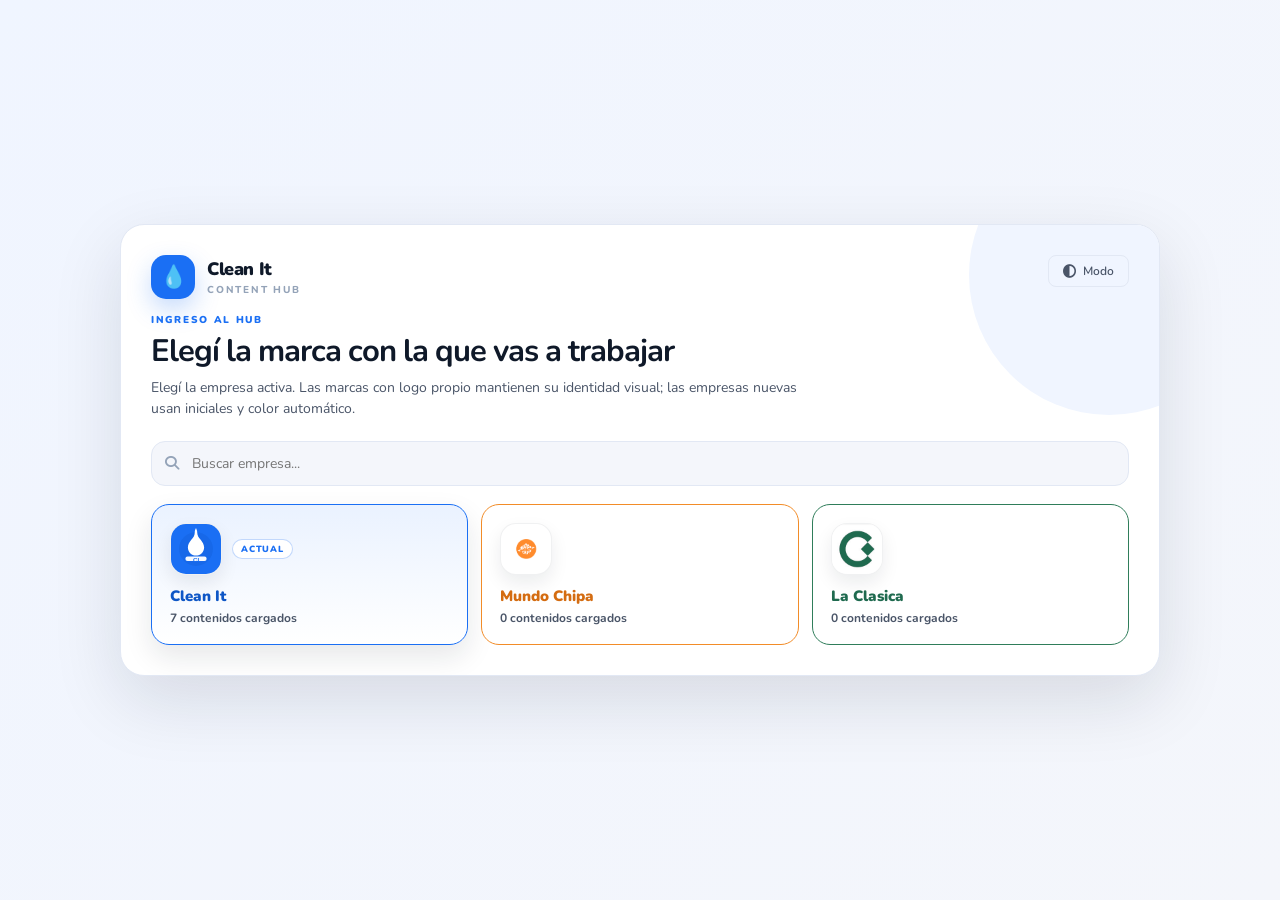
<file: index_content_hub_operativo_empresas_fix.html>
<!DOCTYPE html>
<html lang="es">
<head>
  <meta charset="UTF-8" />
  <meta name="viewport" content="width=device-width, initial-scale=1.0" />
  <title>Clean It — Content Hub</title>
  <link rel="preconnect" href="https://fonts.googleapis.com" />
  <link href="https://fonts.googleapis.com/css2?family=Nunito:wght@300;400;500;600;700;800&display=swap" rel="stylesheet" />
  <link rel="stylesheet" href="https://cdnjs.cloudflare.com/ajax/libs/font-awesome/6.5.0/css/all.min.css" />
  <style>
    *, *::before, *::after { box-sizing: border-box; margin: 0; padding: 0; }
    button{appearance:none;-webkit-appearance:none;}
    :root {
      --blue:#1a6ff4; --blue-dark:#1259d0; --blue-light:#e8f0fe; --blue-mid:#c2d6fc; --blue-pale:#f0f5ff;
      --bg:#f4f6fb; --surface:#fff; --surface2:#f0f3f9; --border:#e2e8f4;
      --ink:#0f1929; --ink2:#4a5568; --ink3:#94a3b8;
      --green:#16a34a; --green-pale:#dcfce7;
      --amber:#d97706; --amber-pale:#fef3c7;
      --red:#dc2626; --red-pale:#fee2e2;
      --violet:#7c3aed; --violet-pale:#ede9fe;
      --pink:#db2777; --pink-pale:#fce7f3;
      --teal:#0891b2; --teal-pale:#cffafe;
      --r:12px; --r-sm:8px; --r-lg:18px;
    }
    /* ══ DARK MODE ══ */
    body.dark {
      --bg:#0d1117; --surface:#161b22; --surface2:#1c2330; --border:#30363d;
      --ink:#e6edf3; --ink2:#8b949e; --ink3:#484f58;
      --blue-light:#1c2e4a; --blue-mid:#1f3a5f; --blue-pale:#162032;
      --green-pale:#1a2f1e; --amber-pale:#2d2008; --red-pale:#2d1212;
      --violet-pale:#1e1535; --pink-pale:#2d1020; --teal-pale:#0d2426;
    }
    /* Dark mode toggle button */
    .dark-toggle{width:36px;height:36px;border-radius:var(--r-sm);background:var(--surface2);border:1.5px solid var(--border);cursor:pointer;display:flex;align-items:center;justify-content:center;font-size:15px;transition:all 0.2s;color:var(--ink2);}
    .dark-toggle:hover{background:var(--border);color:var(--ink);}
    /* Dark mode calendar header stays blue */
    body.dark .cal-header{background:#1259d0;}
    body.dark .sidebar{background:#1259d0;}
    body.dark select.form-input{color-scheme:dark;}
    body.dark input[type="date"]{color-scheme:dark;}
    /* Dark mode modal shadow */
    body.dark .modal{box-shadow:0 20px 60px rgba(0,0,0,0.5);}
    /* Dark mode scrollbar */
    body.dark .content-area::-webkit-scrollbar-thumb{background:var(--border);}
    html,body{height:100%;}
    body{font-family:'Nunito',sans-serif;background:var(--bg);color:var(--ink);font-size:14px;line-height:1.5;}

    /* ══ LAYOUT ══ */
    .app{display:flex;height:100vh;overflow:hidden;}

    /* ══ SIDEBAR ══ */
    .sidebar{width:236px;flex-shrink:0;background:var(--blue);display:flex;flex-direction:column;position:relative;overflow:hidden;}
    .sidebar::before{content:'';position:absolute;top:-80px;right:-80px;width:260px;height:260px;border-radius:50%;background:rgba(255,255,255,0.07);pointer-events:none;}
    .sidebar::after{content:'';position:absolute;bottom:-60px;left:-60px;width:200px;height:200px;border-radius:50%;background:rgba(255,255,255,0.05);pointer-events:none;}

    .sidebar-logo{padding:26px 22px 20px;border-bottom:1px solid rgba(255,255,255,0.12);display:flex;align-items:center;gap:10px;}
    .logo-drop{width:42px;height:42px;border-radius:14px;background:rgba(255,255,255,0.16);display:flex;align-items:center;justify-content:center;font-size:24px;filter:drop-shadow(0 1px 3px rgba(0,0,0,0.2));overflow:hidden;flex-shrink:0;}
    .logo-name{font-size:19px;font-weight:700;color:#fff;letter-spacing:-0.3px;line-height:1.1;}
    .logo-sub{font-size:10px;font-weight:500;letter-spacing:1.8px;text-transform:uppercase;color:rgba(255,255,255,0.45);margin-top:2px;}

    .sidebar-nav{flex:1;padding:16px 12px;overflow-y:auto;}
    .nav-label{font-size:9.5px;font-weight:600;letter-spacing:1.8px;text-transform:uppercase;color:rgba(255,255,255,0.35);padding:0 10px;margin:16px 0 6px;}
    .nav-label:first-child{margin-top:0;}
    .nav-item{display:flex;align-items:center;gap:10px;padding:9px 12px;border-radius:var(--r-sm);cursor:pointer;color:rgba(255,255,255,0.65);font-size:13.5px;font-weight:400;transition:background 0.15s,color 0.15s;border:none;background:none;width:100%;text-align:left;position:relative;appearance:none;-webkit-appearance:none;outline:none;box-shadow:none;font-family:'Nunito',sans-serif;}
    .nav-item:hover{background:rgba(255,255,255,0.1);color:#fff;}
    .nav-item.active{background:rgba(255,255,255,0.18);color:#fff;font-weight:600;}
    .nav-item.active::before{content:'';position:absolute;left:0;top:20%;height:60%;width:3px;background:#fff;border-radius:0 3px 3px 0;}
    .nav-item i{font-size:14px;width:17px;text-align:center;flex-shrink:0;}
    .nav-item svg{width:16px;height:16px;flex-shrink:0;fill:currentColor;}
    .ch-dot{width:8px;height:8px;border-radius:50%;flex-shrink:0;}

    .sidebar-footer{padding:14px 20px;border-top:1px solid rgba(255,255,255,0.12);}
    .user-row{display:flex;align-items:center;gap:10px;}
    .avatar{width:32px;height:32px;border-radius:50%;background:rgba(255,255,255,0.2);display:flex;align-items:center;justify-content:center;font-size:11px;font-weight:700;color:#fff;flex-shrink:0;}
    .u-name{font-size:13px;font-weight:600;color:rgba(255,255,255,0.9);}
    .u-role{font-size:11px;color:rgba(255,255,255,0.4);}

    /* ══ MAIN ══ */
    .main{flex:1;display:flex;flex-direction:column;overflow:hidden;min-width:0;}
    .topbar{background:var(--surface);border-bottom:1px solid var(--border);padding:0 30px;height:62px;display:flex;align-items:center;justify-content:space-between;flex-shrink:0;}
    .topbar-brand{display:flex;align-items:center;gap:11px;min-width:0;}
    .topbar-brand-logo{width:38px;height:38px;border-radius:13px;background:#fff;border:1px solid var(--border);display:flex;align-items:center;justify-content:center;overflow:hidden;box-shadow:0 8px 18px rgba(15,25,41,.08);flex-shrink:0;}
    .topbar-brand-logo img{width:100%;height:100%;object-fit:contain;display:block;}
    .topbar-title-stack{min-width:0;}
    .page-title{font-size:17px;font-weight:700;letter-spacing:-0.2px;display:block;white-space:nowrap;overflow:hidden;text-overflow:ellipsis;}
    .topbar-company-sub{display:block;font-size:10px;font-weight:800;letter-spacing:1.2px;text-transform:uppercase;color:var(--ink3);line-height:1.1;margin-top:1px;}
    .topbar-right{display:flex;align-items:center;gap:9px;}

    /* ══ BUTTONS ══ */
    .btn{display:inline-flex;align-items:center;gap:7px;padding:9px 18px;border-radius:var(--r-sm);font-family:'Nunito',sans-serif;font-size:13px;font-weight:600;cursor:pointer;border:none;transition:all 0.16s;white-space:nowrap;}
    .btn i{font-size:13px;}
    .btn-primary{background:var(--blue);color:#fff;}
    .btn-primary:hover{background:var(--blue-dark);}
    .btn-ghost{background:transparent;color:var(--ink2);border:1.5px solid var(--border);}
    .btn-ghost:hover{background:var(--surface2);}
    .btn-ai{background:var(--blue-pale);color:var(--blue);border:1.5px solid var(--blue-mid);}
    .btn-ai:hover{background:var(--blue-light);}
    .btn-sm{padding:7px 14px;font-size:12px;}
    .btn-danger{background:var(--red-pale);color:var(--red);border:1.5px solid #fca5a5;}
    .btn-danger:hover{background:#fecaca;}

    /* ══ CONTENT ══ */
    .content-area{flex:1;overflow-y:auto;padding:26px 30px;background:var(--bg);}
    .content-area::-webkit-scrollbar{width:5px;}
    .content-area::-webkit-scrollbar-thumb{background:var(--border);border-radius:10px;}

    /* ══ STATS ══ */
    .stats-row{display:grid;grid-template-columns:repeat(4,1fr);gap:14px;margin-bottom:26px;}
    .stat-card{background:var(--surface);border:1px solid var(--border);border-radius:var(--r);padding:18px 20px;transition:box-shadow 0.2s,transform 0.2s;}
    .stat-card:hover{box-shadow:0 4px 20px rgba(26,111,244,0.1);transform:translateY(-1px);}
    .stat-icon{width:40px;height:40px;border-radius:10px;display:flex;align-items:center;justify-content:center;font-size:20px;margin-bottom:12px;}
    .sc-blue{background:var(--blue-light);color:var(--blue);}
    .sc-green{background:var(--green-pale);color:var(--green);}
    .sc-amber{background:var(--amber-pale);color:var(--amber);}
    .sc-violet{background:var(--violet-pale);color:var(--violet);}
    .stat-value{font-size:30px;font-weight:700;color:var(--ink);line-height:1;margin-bottom:4px;letter-spacing:-1px;}
    .stat-label{font-size:12px;font-weight:600;color:var(--ink2);}
    .stat-sub{font-size:11px;color:var(--ink3);margin-top:2px;}

    /* ══ CALENDAR ══ */
    .cal-nav{display:flex;align-items:center;gap:12px;margin-bottom:18px;}
    .cal-title{flex:1;font-size:18px;font-weight:700;letter-spacing:-0.3px;}
    .cal-btn{padding:8px 16px;border:1.5px solid var(--border);border-radius:var(--r-sm);background:var(--surface);font-family:'Nunito',sans-serif;font-size:13px;font-weight:500;cursor:pointer;color:var(--ink2);transition:all 0.15s;}
    .cal-btn:hover{border-color:var(--blue);color:var(--blue);background:var(--blue-pale);}
    .calendar-wrap{background:var(--surface);border:1px solid var(--border);border-radius:var(--r);overflow:hidden;}
    .calendar-grid{display:grid;grid-template-columns:repeat(7,1fr);}
    .cal-header{background:var(--blue);color:rgba(255,255,255,0.85);padding:10px 12px;font-size:10.5px;font-weight:700;letter-spacing:1px;text-transform:uppercase;text-align:center;}
    .cal-day{min-height:94px;padding:8px 9px;border-right:1px solid var(--border);border-bottom:1px solid var(--border);cursor:pointer;transition:background 0.1s;position:relative;}
    .cal-day:nth-child(7n){border-right:none;}
    .cal-day:hover{background:var(--blue-pale);}
    .cal-day.other-month{background:var(--surface2);}
    .cal-day.other-month .day-num{color:var(--ink3);opacity:0.5;}
    .cal-day.today{background:var(--blue-pale);}
    .day-num{display:inline-flex;align-items:center;justify-content:center;width:26px;height:26px;border-radius:50%;font-size:12.5px;font-weight:500;color:var(--ink2);margin-bottom:4px;}
    .cal-day.today .day-num{background:var(--blue);color:#fff;font-weight:700;}
    .day-add{position:absolute;top:7px;right:8px;font-size:16px;color:var(--border);cursor:pointer;transition:color 0.15s;}
    .cal-day:hover .day-add{color:var(--blue);}
    .cal-pill{display:flex;align-items:center;gap:4px;font-size:10.5px;font-weight:600;padding:3px 6px;border-radius:5px;margin-bottom:3px;white-space:nowrap;overflow:hidden;text-overflow:ellipsis;cursor:pointer;transition:opacity 0.15s;}
    .cal-pill:hover{opacity:0.78;}
    .cal-pill svg{width:10px;height:10px;flex-shrink:0;}
    .cal-pill.instagram{background:var(--pink-pale);color:var(--pink);}
    .cal-pill.tiktok{background:var(--violet-pale);color:var(--violet);}
    .cal-pill.reels{background:var(--blue-light);color:var(--blue);}
    .cal-pill.youtube{background:#fee2e2;color:#dc2626;}
    .cal-pill.facebook{background:#dbeafe;color:#1d4ed8;}
    .cal-pill.twitter{background:#e0f2fe;color:#0284c7;}
    .cal-pill.linkedin{background:#dbeafe;color:#0077b5;}
    .cal-pill.threads{background:#f3f4f6;color:#111;}
    .cal-pill.pinterest{background:#fee2e2;color:#e60023;}
    .cal-pill.whatsapp{background:#dcfce7;color:#16a34a;}
    .cal-pill.status-publicado{opacity:0.45;text-decoration:line-through;}

    /* ══ KANBAN ══ */
    .kanban-board{display:grid;grid-template-columns:repeat(4,1fr);gap:14px;align-items:start;}
    .kanban-col{background:var(--surface2);border-radius:var(--r);padding:14px 12px;}
    .kanban-col-header{display:flex;align-items:center;justify-content:space-between;margin-bottom:14px;}
    .col-label{display:flex;align-items:center;gap:8px;font-size:12px;font-weight:700;color:var(--ink);}
    .col-pip{width:10px;height:10px;border-radius:50%;}
    .col-count{font-size:11px;color:var(--ink3);background:var(--surface);border:1px solid var(--border);padding:2px 8px;border-radius:10px;font-weight:600;}
    .kanban-card{background:var(--surface);border:1px solid var(--border);border-radius:var(--r-sm);padding:13px 14px;margin-bottom:9px;cursor:pointer;transition:box-shadow 0.18s,transform 0.18s,border-color 0.18s;}
    .kanban-card:hover{box-shadow:0 4px 16px rgba(26,111,244,0.12);transform:translateY(-2px);border-color:var(--blue-mid);}
    .kanban-card:last-child{margin-bottom:0;}
    .card-top{display:flex;align-items:center;justify-content:space-between;margin-bottom:8px;}
    .card-badge{display:inline-flex;align-items:center;gap:5px;font-size:10.5px;font-weight:700;padding:3px 8px;border-radius:5px;}
    .card-badge svg{width:11px;height:11px;}
    .card-badge.instagram{background:var(--pink-pale);color:var(--pink);}
    .card-badge.tiktok{background:var(--violet-pale);color:var(--violet);}
    .card-badge.reels{background:var(--blue-light);color:var(--blue);}
    .card-badge.youtube{background:#fee2e2;color:#dc2626;}
    .card-badge.facebook{background:#dbeafe;color:#1d4ed8;}
    .card-badge.twitter{background:#e0f2fe;color:#0284c7;}
    .card-badge.linkedin{background:#dbeafe;color:#0077b5;}
    .card-badge.threads{background:#f3f4f6;color:#111;}
    .card-badge.pinterest{background:#fee2e2;color:#e60023;}
    .card-badge.whatsapp{background:#dcfce7;color:#16a34a;}
    .card-type{font-size:10px;font-weight:600;color:var(--ink3);background:var(--surface2);padding:2px 7px;border-radius:4px;text-transform:uppercase;letter-spacing:0.3px;}
    .card-title{font-size:13px;font-weight:600;line-height:1.4;color:var(--ink);margin-bottom:8px;}
    .card-footer{display:flex;align-items:center;justify-content:space-between;gap:6px;}
    .card-date{font-size:11px;color:var(--ink3);}
    .card-prio{font-size:10px;font-weight:700;padding:2px 7px;border-radius:4px;letter-spacing:0.2px;}
    .prio-alta{background:var(--red-pale);color:var(--red);}
    .prio-media{background:var(--amber-pale);color:var(--amber);}
    .prio-baja{background:var(--green-pale);color:var(--green);}
    .card-link{font-size:11px;color:var(--blue);text-decoration:none;display:inline-flex;align-items:center;gap:3px;margin-top:6px;}
    .card-link:hover{text-decoration:underline;}
    .add-card-btn{width:100%;margin-top:9px;padding:10px;border:1.5px dashed var(--border);border-radius:var(--r-sm);background:none;cursor:pointer;font-family:'Nunito',sans-serif;font-size:12.5px;font-weight:500;color:var(--ink3);display:flex;align-items:center;justify-content:center;gap:6px;transition:all 0.15s;}
    .add-card-btn:hover{border-color:var(--blue);color:var(--blue);background:var(--blue-pale);}

    /* ══ IDEAS / AI ══ */
    .ideas-wrap{max-width:960px;}
    .ai-box{background:var(--surface);border:1px solid var(--border);border-radius:var(--r);padding:24px;margin-bottom:26px;position:relative;overflow:hidden;}
    .ai-box::before{content:'';position:absolute;top:0;left:0;right:0;height:3px;background:var(--blue);}
    .ai-box-header{display:flex;align-items:center;gap:12px;margin-bottom:16px;}
    .ai-icon{width:38px;height:38px;border-radius:10px;background:var(--blue);color:#fff;display:flex;align-items:center;justify-content:center;font-size:16px;}
    .ai-title{font-size:16px;font-weight:700;}
    .ai-tag{margin-left:auto;font-size:10px;font-weight:700;letter-spacing:1.2px;text-transform:uppercase;background:var(--blue-light);color:var(--blue);border:1px solid var(--blue-mid);padding:4px 10px;border-radius:20px;}
    .ai-input-row{display:flex;gap:10px;}
    .ai-input-row input{flex:1;padding:11px 15px;border:1.5px solid var(--border);border-radius:var(--r-sm);font-family:'Nunito',sans-serif;font-size:14px;background:var(--bg);color:var(--ink);outline:none;transition:border-color 0.15s,background 0.15s;}
    .ai-input-row input:focus{border-color:var(--blue);background:var(--surface);}
    .ai-input-row input::placeholder{color:var(--ink3);}
    .ai-chips{display:flex;gap:8px;flex-wrap:wrap;margin-top:14px;}
    .ai-chip{padding:6px 14px;border-radius:20px;border:1.5px solid var(--border);background:var(--bg);font-size:12px;font-weight:500;cursor:pointer;color:var(--ink2);font-family:'Nunito',sans-serif;transition:all 0.15s;}
    .ai-chip:hover{border-color:var(--blue);color:var(--blue);background:var(--blue-pale);}
    .section-head{display:flex;align-items:center;gap:12px;margin-bottom:16px;}
    .section-head h3{font-size:11px;font-weight:700;letter-spacing:1.5px;text-transform:uppercase;color:var(--ink3);white-space:nowrap;}
    .section-line{flex:1;height:1px;background:var(--border);}
    .ideas-grid{display:grid;grid-template-columns:repeat(auto-fill,minmax(270px,1fr));gap:13px;}
    .idea-card{background:var(--surface);border:1px solid var(--border);border-radius:var(--r);padding:18px;transition:box-shadow 0.18s,transform 0.18s;}
    .idea-card:hover{box-shadow:0 4px 18px rgba(26,111,244,0.1);transform:translateY(-2px);}
    .idea-card.ai-gen{border-top:3px solid var(--blue);}
    .idea-ch{display:inline-flex;align-items:center;gap:6px;font-size:10.5px;font-weight:700;padding:3px 8px;border-radius:5px;margin-bottom:10px;}
    .idea-ch svg{width:12px;height:12px;}
    .idea-ch.instagram{background:var(--pink-pale);color:var(--pink);}
    .idea-ch.tiktok{background:var(--violet-pale);color:var(--violet);}
    .idea-ch.reels{background:var(--blue-light);color:var(--blue);}
    .idea-ch.youtube{background:#fee2e2;color:#dc2626;}
    .idea-ch.facebook{background:#dbeafe;color:#1d4ed8;}
    .idea-ch.twitter{background:#e0f2fe;color:#0284c7;}
    .idea-ch.linkedin{background:#dbeafe;color:#0077b5;}
    .idea-ch.threads{background:#f3f4f6;color:#111;}
    .idea-ch.pinterest{background:#fee2e2;color:#e60023;}
    .idea-ch.whatsapp{background:#dcfce7;color:#16a34a;}
    .idea-title{font-size:14px;font-weight:600;line-height:1.4;margin-bottom:7px;}
    .idea-desc{font-size:12.5px;color:var(--ink2);line-height:1.55;margin-bottom:10px;}
    .idea-meta{font-size:11.5px;color:var(--ink3);background:var(--surface2);border-radius:6px;padding:8px 10px;margin-bottom:12px;line-height:1.7;}
    .idea-meta strong{color:var(--ink2);}
    .idea-actions{display:flex;gap:8px;}
    .idea-btn{flex:1;padding:7px;border-radius:var(--r-sm);border:1.5px solid var(--border);background:none;font-family:'Nunito',sans-serif;font-size:12px;font-weight:500;cursor:pointer;color:var(--ink2);transition:all 0.15s;}
    .idea-btn.go:hover{background:var(--blue);border-color:var(--blue);color:#fff;}
    .idea-btn.del:hover{background:var(--red-pale);border-color:var(--red);color:var(--red);}
    .ai-loading{display:flex;align-items:center;gap:14px;margin-bottom:20px;padding:18px 22px;background:var(--blue-pale);border:1px solid var(--blue-mid);border-radius:var(--r);font-size:14px;font-weight:500;color:var(--blue);}
    .spinner{width:20px;height:20px;flex-shrink:0;border:2.5px solid var(--blue-mid);border-top-color:var(--blue);border-radius:50%;animation:spin 0.75s linear infinite;}
    @keyframes spin{to{transform:rotate(360deg);}}
    .error-box{background:var(--red-pale);border:1px solid #fca5a5;border-radius:var(--r-sm);padding:12px 16px;font-size:13px;color:var(--red);margin-bottom:20px;font-weight:500;}

    /* ══ SETTINGS ══ */
    .settings-wrap{max-width:700px;}
    .settings-section{background:var(--surface);border:1px solid var(--border);border-radius:var(--r);padding:22px 24px;margin-bottom:16px;}
    .settings-section h2{font-size:15px;font-weight:700;margin-bottom:4px;}
    .settings-section p{font-size:12.5px;color:var(--ink3);margin-bottom:18px;}
    .tag-list{display:flex;flex-wrap:wrap;gap:8px;margin-bottom:14px;}
    .tag-item{display:inline-flex;align-items:center;gap:6px;padding:5px 12px;border-radius:20px;background:var(--surface2);border:1px solid var(--border);font-size:12.5px;font-weight:500;}
    .company-tag{border-radius:14px;padding:8px 10px 8px 12px;gap:10px;min-width:210px;justify-content:space-between;}
    .company-tag-text{display:flex;flex-direction:column;gap:1px;min-width:0;}
    .company-tag-name{font-size:12.5px;font-weight:800;color:var(--ink);white-space:nowrap;overflow:hidden;text-overflow:ellipsis;max-width:160px;}
    .company-tag-count{font-size:10.5px;font-weight:700;color:var(--ink3);}
    .company-tag .tag-remove{width:26px;height:26px;justify-content:center;color:var(--red);background:var(--red-pale);}
    .company-tag .tag-remove:hover{background:#fecaca;color:#991b1b;}
    .tag-remove{background:none;border:none;cursor:pointer;color:var(--ink3);font-size:14px;display:flex;align-items:center;padding:2px;border-radius:4px;transition:color 0.15s,background 0.15s;line-height:1;}
    .tag-remove:hover{color:var(--red);background:var(--red-pale);}
    .tag-add-row{display:flex;gap:8px;}
    .tag-add-row input{flex:1;padding:8px 12px;border:1.5px solid var(--border);border-radius:var(--r-sm);font-family:'Nunito',sans-serif;font-size:13px;background:var(--bg);color:var(--ink);outline:none;transition:border-color 0.15s;}
    .tag-add-row input:focus{border-color:var(--blue);}
    .channel-grid{display:grid;grid-template-columns:repeat(3,1fr);gap:10px;margin-bottom:14px;}
    .channel-toggle{display:flex;align-items:center;gap:8px;padding:10px 12px;border:1.5px solid var(--border);border-radius:var(--r-sm);cursor:pointer;transition:all 0.15s;background:var(--bg);}
    .channel-toggle.active{border-color:var(--blue);background:var(--blue-pale);}
    .channel-toggle svg{width:18px;height:18px;}
    .channel-toggle-name{font-size:12.5px;font-weight:600;}
    .profile-row{display:flex;gap:14px;align-items:flex-start;}
    .profile-avatar-big{width:64px;height:64px;border-radius:50%;background:var(--blue);display:flex;align-items:center;justify-content:center;font-size:22px;font-weight:700;color:#fff;flex-shrink:0;}
    .profile-fields{flex:1;display:flex;flex-direction:column;gap:10px;}
    .profile-fields input{padding:9px 13px;border:1.5px solid var(--border);border-radius:var(--r-sm);font-family:'Nunito',sans-serif;font-size:13px;background:var(--bg);color:var(--ink);outline:none;transition:border-color 0.15s;width:100%;}
    .profile-fields input:focus{border-color:var(--blue);}

    /* ══ MODAL ══ */
    .modal-overlay{position:fixed;inset:0;background:rgba(10,20,40,0.5);display:flex;align-items:center;justify-content:center;z-index:200;opacity:0;pointer-events:none;transition:opacity 0.2s;backdrop-filter:blur(3px);}
    .modal-overlay.open{opacity:1;pointer-events:all;}
    .modal{background:var(--surface);border-radius:var(--r-lg);padding:30px;width:560px;max-width:96vw;max-height:92vh;overflow-y:auto;transform:translateY(14px) scale(0.97);transition:transform 0.2s;box-shadow:0 20px 60px rgba(0,0,0,0.18);}
    .modal-overlay.open .modal{transform:translateY(0) scale(1);}
    .modal-header{display:flex;align-items:center;justify-content:space-between;margin-bottom:22px;}
    .modal-title{font-size:19px;font-weight:700;letter-spacing:-0.3px;}
    .modal-close{width:32px;height:32px;border-radius:8px;background:var(--surface2);border:none;cursor:pointer;color:var(--ink2);font-size:14px;display:flex;align-items:center;justify-content:center;transition:background 0.15s;}
    .modal-close:hover{background:var(--border);}
    .form-group{margin-bottom:14px;}
    .form-label{display:block;font-size:11px;font-weight:700;letter-spacing:0.7px;text-transform:uppercase;color:var(--ink2);margin-bottom:6px;}
    .form-input{width:100%;padding:10px 14px;border:1.5px solid var(--border);border-radius:var(--r-sm);font-family:'Nunito',sans-serif;font-size:14px;background:var(--bg);color:var(--ink);outline:none;transition:border-color 0.15s,background 0.15s;appearance:none;}
    .form-input:focus{border-color:var(--blue);background:var(--surface);}
    textarea.form-input{resize:vertical;min-height:72px;}
    select.form-input{background-image:url("data:image/svg+xml,%3Csvg xmlns='http://www.w3.org/2000/svg' width='12' height='12' viewBox='0 0 24 24' fill='none' stroke='%2394a3b8' stroke-width='2'%3E%3Cpolyline points='6 9 12 15 18 9'%3E%3C/polyline%3E%3C/svg%3E");background-repeat:no-repeat;background-position:right 13px center;padding-right:34px;}
    .form-row{display:grid;grid-template-columns:1fr 1fr;gap:13px;}
    .form-row-3{display:grid;grid-template-columns:1fr 1fr 1fr;gap:13px;}
    .link-input-wrap{position:relative;}
    .link-input-wrap i{position:absolute;left:12px;top:50%;transform:translateY(-50%);color:var(--ink3);font-size:13px;}
    .link-input-wrap input{padding-left:34px;}
    .modal-footer{display:flex;gap:10px;justify-content:space-between;margin-top:20px;padding-top:18px;border-top:1px solid var(--border);}
    .modal-footer-right{display:flex;gap:10px;}

    @keyframes fadeUp{from{opacity:0;transform:translateY(8px);}to{opacity:1;transform:translateY(0);}}
    .content-area > *{animation:fadeUp 0.2s ease both;}

    /* ══ CHANNEL SELECT PILLS IN FORM ══ */
    .channel-pick{display:flex;flex-wrap:wrap;gap:8px;}
    .ch-pick-btn{display:inline-flex;align-items:center;gap:6px;padding:7px 13px;border-radius:20px;border:1.5px solid var(--border);background:var(--bg);cursor:pointer;font-family:'Nunito',sans-serif;font-size:12.5px;font-weight:600;color:var(--ink2);transition:all 0.15s;}
    .ch-pick-btn svg{width:14px;height:14px;}
    .ch-pick-btn:hover{border-color:var(--blue);background:var(--blue-pale);color:var(--blue);}
    .ch-pick-btn.selected.instagram{background:var(--pink-pale);border-color:var(--pink);color:var(--pink);}
    .ch-pick-btn.selected.tiktok{background:var(--violet-pale);border-color:var(--violet);color:var(--violet);}
    .ch-pick-btn.selected.reels{background:var(--blue-light);border-color:var(--blue);color:var(--blue);}
    .ch-pick-btn.selected.youtube{background:#fee2e2;border-color:#dc2626;color:#dc2626;}
    .ch-pick-btn.selected.facebook{background:#dbeafe;border-color:#1d4ed8;color:#1d4ed8;}
    .ch-pick-btn.selected.twitter{background:#e0f2fe;border-color:#0284c7;color:#0284c7;}
    .ch-pick-btn.selected.linkedin{background:#dbeafe;border-color:#0077b5;color:#0077b5;}
    .ch-pick-btn.selected.threads{background:#f3f4f6;border-color:#000;color:#000;}
    .ch-pick-btn.selected.pinterest{background:#fee2e2;border-color:#e60023;color:#e60023;}
    .ch-pick-btn.selected.whatsapp{background:#dcfce7;border-color:#25d366;color:#25d366;}

    /* ══ COMMENTS ══ */
    .comment-input-row{display:flex;gap:8px;margin-top:8px;}
    .comment-input-row .form-input{flex:1;}
    .comment-item{display:flex;gap:10px;padding:10px 12px;background:var(--surface2);border-radius:var(--r-sm);margin-bottom:7px;position:relative;}
    .comment-avatar{width:26px;height:26px;border-radius:50%;background:var(--blue);color:#fff;font-size:10px;font-weight:700;display:flex;align-items:center;justify-content:center;flex-shrink:0;margin-top:1px;}
    .comment-body{flex:1;min-width:0;}
    .comment-author{font-size:11px;font-weight:700;color:var(--ink);margin-bottom:2px;}
    .comment-text{font-size:12.5px;color:var(--ink2);line-height:1.45;word-break:break-word;}
    .comment-time{font-size:10px;color:var(--ink3);margin-top:3px;}
    .comment-del{position:absolute;top:8px;right:8px;background:none;border:none;cursor:pointer;color:var(--ink3);font-size:12px;padding:2px 4px;border-radius:4px;transition:color 0.15s,background 0.15s;line-height:1;}
    .comment-del:hover{color:var(--red);background:var(--red-pale);}
    .no-comments{font-size:12px;color:var(--ink3);padding:8px 0 4px;}
    .approval-btn{flex:1;display:flex;align-items:center;justify-content:center;gap:7px;padding:9px 14px;border-radius:var(--r-sm);border:1.5px solid var(--border);background:var(--bg);cursor:pointer;font-family:'Nunito',sans-serif;font-size:13px;font-weight:600;color:var(--ink2);transition:all 0.15s;}
    .approval-btn.active-yes{background:var(--green-pale);border-color:var(--green);color:var(--green);}
    .approval-btn.active-no{background:var(--red-pale);border-color:var(--red);color:var(--red);}
    .approval-btn:hover{border-color:var(--blue);color:var(--blue);}
    .card-approval{display:inline-flex;align-items:center;gap:4px;font-size:10px;font-weight:700;padding:2px 7px;border-radius:4px;margin-top:5px;}
    .appr-yes{background:var(--green-pale);color:var(--green);}
    .appr-no{background:var(--red-pale);color:var(--red);}

    /* ══ HOME VIEW ══ */
    .home-wrap{max-width:100%;}
    .home-greeting{margin-bottom:24px;}
    .home-greeting h2{font-size:22px;font-weight:700;letter-spacing:-0.4px;margin-bottom:3px;}
    .home-greeting p{font-size:13px;color:var(--ink2);}
    .home-grid{display:grid;grid-template-columns:1fr 1fr;gap:18px;margin-top:26px;}
    .home-panel{background:var(--surface);border:1px solid var(--border);border-radius:var(--r);padding:20px 22px;}
    .home-panel-title{font-size:11px;font-weight:700;letter-spacing:1.4px;text-transform:uppercase;color:var(--ink3);margin-bottom:16px;display:flex;align-items:center;gap:8px;}
    .home-panel-title i{font-size:12px;}
    .recent-item{display:flex;align-items:center;gap:12px;padding:10px 0;border-bottom:1px solid var(--border);cursor:pointer;transition:background 0.1s;}
    .recent-item:last-child{border-bottom:none;padding-bottom:0;}
    .recent-item:first-child{padding-top:0;}
    .recent-item:hover .recent-title{color:var(--blue);}
    .recent-dot{width:8px;height:8px;border-radius:50%;flex-shrink:0;}
    .recent-info{flex:1;min-width:0;}
    .recent-title{font-size:13px;font-weight:600;white-space:nowrap;overflow:hidden;text-overflow:ellipsis;color:var(--ink);transition:color 0.15s;}
    .recent-meta{font-size:11px;color:var(--ink3);margin-top:1px;}
    .recent-badge{font-size:10px;font-weight:700;padding:2px 8px;border-radius:4px;white-space:nowrap;flex-shrink:0;}
    .activity-item{display:flex;align-items:flex-start;gap:11px;padding:10px 0;border-bottom:1px solid var(--border);}
    .activity-item:last-child{border-bottom:none;padding-bottom:0;}
    .activity-item:first-child{padding-top:0;}
    .activity-icon{width:28px;height:28px;border-radius:8px;display:flex;align-items:center;justify-content:center;font-size:11px;flex-shrink:0;margin-top:1px;}
    .activity-text{flex:1;font-size:12.5px;color:var(--ink2);line-height:1.4;}
    .activity-text strong{color:var(--ink);font-weight:600;}
    .activity-time{font-size:10.5px;color:var(--ink3);white-space:nowrap;flex-shrink:0;margin-top:2px;}


    /* ══ COMPANY SELECTOR ══ */
    .company-gate{max-width:980px;margin:0 auto;}
    .company-hero{background:var(--surface);border:1px solid var(--border);border-radius:var(--r-lg);padding:26px 28px;margin-bottom:18px;display:flex;align-items:flex-start;justify-content:space-between;gap:18px;box-shadow:0 10px 35px rgba(26,111,244,0.06);}
    .company-eyebrow{font-size:10px;font-weight:800;letter-spacing:1.6px;text-transform:uppercase;color:var(--blue);margin-bottom:7px;}
    .company-hero h2{font-size:24px;font-weight:800;letter-spacing:-0.7px;margin-bottom:5px;}
    .company-hero p{font-size:13px;color:var(--ink2);max-width:620px;}
    .company-hero-icon{width:54px;height:54px;border-radius:16px;background:var(--blue-pale);border:1px solid var(--blue-mid);display:flex;align-items:center;justify-content:center;font-size:24px;flex-shrink:0;}
    .company-grid{display:grid;grid-template-columns:repeat(auto-fit,minmax(210px,1fr));gap:13px;}
    .company-card{background:var(--surface);border:1.5px solid var(--border);border-radius:var(--r);padding:18px;text-align:left;cursor:pointer;font-family:'Nunito',sans-serif;color:var(--ink);transition:all 0.16s;position:relative;overflow:hidden;}
    .company-card:hover{border-color:var(--blue);background:var(--blue-pale);transform:translateY(-2px);box-shadow:0 8px 24px rgba(26,111,244,0.12);}
    .company-card.active{border-color:var(--blue);background:var(--blue-pale);box-shadow:0 8px 24px rgba(26,111,244,0.10);}
    .company-card.active::after{content:'Seleccionada';position:absolute;top:12px;right:12px;font-size:9.5px;font-weight:800;text-transform:uppercase;letter-spacing:.7px;color:var(--blue);background:var(--surface);border:1px solid var(--blue-mid);border-radius:999px;padding:3px 8px;}
    .company-card-icon{width:38px;height:38px;border-radius:12px;background:var(--surface2);display:flex;align-items:center;justify-content:center;font-size:18px;margin-bottom:12px;}
    .company-card-name{font-size:15px;font-weight:800;margin-bottom:3px;padding-right:88px;}
    .company-card-sub{font-size:12px;color:var(--ink3);}
    .company-bar{background:var(--surface);border:1px solid var(--border);border-radius:var(--r);padding:14px 16px;margin-bottom:16px;display:flex;align-items:center;justify-content:space-between;gap:14px;}
    .company-bar-label{display:block;font-size:10px;font-weight:800;letter-spacing:1.3px;text-transform:uppercase;color:var(--ink3);margin-bottom:2px;}
    .company-bar strong{font-size:16px;letter-spacing:-0.2px;}

    /* ══ HUB ENTRY GATE ══ */
    .hub-gate-root{min-height:100vh;background:linear-gradient(135deg,var(--blue-pale),var(--bg));display:flex;align-items:center;justify-content:center;padding:28px;}
    .hub-gate-root.is-hidden{display:none;}
    .hub-entry{width:min(1040px,100%);}
    .hub-entry-card{background:var(--surface);border:1px solid var(--border);border-radius:24px;padding:30px;box-shadow:0 24px 70px rgba(15,25,41,.12);position:relative;overflow:hidden;}
    .hub-entry-card::before{content:'';position:absolute;right:-90px;top:-90px;width:280px;height:280px;border-radius:50%;background:var(--blue-pale);z-index:0;}
    .hub-entry-head{position:relative;z-index:1;display:flex;justify-content:space-between;gap:18px;align-items:flex-start;margin-bottom:22px;}
    .hub-entry-brand{display:flex;align-items:center;gap:12px;margin-bottom:14px;}
    .hub-entry-logo{width:44px;height:44px;border-radius:15px;background:var(--blue);display:flex;align-items:center;justify-content:center;color:#fff;font-size:22px;box-shadow:0 10px 24px rgba(26,111,244,.25);}
    .hub-entry-name{font-size:18px;font-weight:900;letter-spacing:-.4px;}
    .hub-entry-sub{font-size:10px;font-weight:800;text-transform:uppercase;letter-spacing:1.8px;color:var(--ink3);}
    .hub-entry-eyebrow{font-size:10px;font-weight:900;text-transform:uppercase;letter-spacing:1.7px;color:var(--blue);margin-bottom:7px;}
    .hub-entry h1{font-size:31px;line-height:1.08;letter-spacing:-1px;margin-bottom:8px;}
    .hub-entry p{font-size:14px;color:var(--ink2);max-width:650px;}
    .hub-entry-actions{display:flex;gap:8px;align-items:center;position:relative;z-index:1;flex-shrink:0;}
    .hub-entry-grid{position:relative;z-index:1;display:grid;grid-template-columns:repeat(auto-fit,minmax(210px,1fr));gap:13px;margin-top:18px;}
    .hub-entry-search{position:relative;z-index:1;margin-top:10px;}
    .hub-entry-search input{width:100%;padding:12px 14px 12px 40px;border:1.5px solid var(--border);border-radius:14px;background:var(--bg);color:var(--ink);font-family:'Nunito',sans-serif;font-size:14px;outline:none;}
    .hub-entry-search input:focus{border-color:var(--blue);background:var(--surface);}
    .hub-entry-search i{position:absolute;left:14px;top:50%;transform:translateY(-50%);color:var(--ink3);}
    .hub-entry-card-btn{background:var(--surface);border:1.5px solid var(--border);border-radius:18px;padding:18px;text-align:left;cursor:pointer;font-family:'Nunito',sans-serif;color:var(--ink);transition:all .16s;min-height:128px;display:flex;flex-direction:column;justify-content:space-between;}
    .hub-entry-card-btn:hover{border-color:var(--blue);background:var(--blue-pale);transform:translateY(-2px);box-shadow:0 12px 26px rgba(26,111,244,.13);}
    .hub-entry-card-btn.active{border-color:var(--blue);background:var(--blue-pale);}
    .hub-entry-card-top{display:flex;align-items:center;justify-content:space-between;gap:10px;margin-bottom:12px;}
    .hub-entry-card-icon{width:40px;height:40px;border-radius:13px;background:var(--surface2);display:flex;align-items:center;justify-content:center;font-size:18px;}
    .hub-entry-current{font-size:9px;font-weight:900;text-transform:uppercase;letter-spacing:.8px;color:var(--blue);background:var(--surface);border:1px solid var(--blue-mid);border-radius:999px;padding:3px 8px;}
    .hub-entry-card-name{font-size:15px;font-weight:900;line-height:1.25;margin-bottom:4px;word-break:break-word;}
    .hub-entry-card-count{font-size:12px;color:var(--ink3);font-weight:700;}
    .company-switch-btn{height:36px;display:inline-flex;align-items:center;gap:7px;padding:0 12px;border-radius:var(--r-sm);background:var(--surface2);border:1.5px solid var(--border);cursor:pointer;font-family:'Nunito',sans-serif;font-size:12px;font-weight:800;color:var(--ink2);max-width:210px;}
    .company-switch-btn:hover{background:var(--blue-pale);border-color:var(--blue-mid);color:var(--blue);}
    .company-switch-btn span{white-space:nowrap;overflow:hidden;text-overflow:ellipsis;}
    .company-switch-logo{width:24px;height:24px;border-radius:8px;background:#fff;display:flex;align-items:center;justify-content:center;overflow:hidden;box-shadow:0 4px 10px rgba(15,25,41,.08);flex-shrink:0;}
    .company-switch-logo img{width:100%;height:100%;object-fit:contain;display:block;}

    .brand-logo-badge{display:flex;align-items:center;justify-content:center;background:#fff;border-radius:14px;overflow:hidden;box-shadow:0 8px 18px rgba(15,25,41,.08);}
    .brand-logo-img{width:100%;height:100%;object-fit:contain;display:block;}
    .company-brand-card{border-color:var(--company-color)!important;}
    .company-brand-card:hover,.company-brand-card.active{background:linear-gradient(180deg,var(--company-soft),var(--surface));box-shadow:0 12px 28px rgba(15,25,41,.10);}
    .company-brand-card .hub-entry-card-icon,.company-brand-card .company-card-icon{width:52px;height:52px;border-radius:16px;background:#fff;border:1px solid rgba(15,25,41,.06);}
    .company-brand-card .hub-entry-card-name,.company-brand-card .company-card-name{color:var(--company-deep);}
    .company-brand-card .hub-entry-card-count,.company-brand-card .company-card-sub{color:var(--ink2);}
    .company-bar-brand{display:flex;align-items:center;gap:12px;}
    .company-bar-mark{width:48px;height:48px;border-radius:14px;background:#fff;border:1px solid rgba(15,25,41,.06);}
    .company-brand-row{justify-content:space-between;gap:12px;padding:10px 12px;border-color:var(--company-color);background:linear-gradient(180deg,var(--company-soft),var(--surface));}
    .company-row-main{display:flex;align-items:center;gap:12px;min-width:0;}
    .company-mini-logo{width:40px;height:40px;border-radius:12px;background:#fff;flex-shrink:0;}
    .company-locked-badge{font-size:10px;font-weight:900;text-transform:uppercase;letter-spacing:.9px;color:var(--company-deep);padding:4px 8px;border-radius:999px;background:#fff;border:1px solid rgba(15,25,41,.08);} .tag-remove:disabled{opacity:.35;cursor:not-allowed;}
    .sidebar-brand-img{width:100%;height:100%;object-fit:contain;display:block;border-radius:12px;background:#fff;}



    .company-delete-btn{width:auto!important;min-width:94px;height:32px;padding:0 10px!important;border-radius:999px!important;gap:6px!important;background:var(--red-pale)!important;color:var(--red)!important;border:1px solid rgba(220,38,38,.22)!important;font-size:11px!important;font-weight:900!important;}
    .company-delete-btn:hover{background:#fecaca!important;color:#991b1b!important;}
    .company-delete-btn:disabled{opacity:.45;cursor:not-allowed;}


    /* ══ MOBILE RESPONSIVE ══ */
    @media (max-width: 980px){
      .stats-row{grid-template-columns:repeat(2,1fr);}
      .kanban-board{grid-template-columns:repeat(2,1fr);}
      .home-grid{grid-template-columns:1fr;}
      .channel-grid{grid-template-columns:repeat(2,1fr);}
    }

    @media (max-width: 760px){
      html,body{height:auto;min-height:100%;}
      body{font-size:13px;}
      .app{display:block;height:auto;min-height:100vh;overflow:visible;}
      .sidebar{width:100%;height:auto;position:sticky;top:0;z-index:120;overflow:visible;}
      .sidebar::before,.sidebar::after{display:none;}
      .sidebar-logo{padding:12px 14px;border-bottom:1px solid rgba(255,255,255,0.10);}
      .logo-drop{font-size:20px;}
      .logo-name{font-size:16px;}
      .logo-sub{font-size:9px;}
      .sidebar-nav{display:flex;gap:7px;overflow-x:auto;padding:9px 10px;scrollbar-width:none;}
      .sidebar-nav::-webkit-scrollbar{display:none;}
      .nav-label,.sidebar-footer{display:none;}
      .nav-item{width:auto;min-width:max-content;flex:0 0 auto;padding:8px 10px;font-size:12px;border-radius:999px;background:rgba(255,255,255,0.08);}
      .nav-item.active::before{display:none;}
      .nav-item i{display:none;}
      .main{display:block;min-height:calc(100vh - 96px);overflow:visible;}
      .topbar{height:auto;min-height:58px;padding:10px 13px;align-items:flex-start;gap:9px;flex-wrap:wrap;}
      .topbar-brand{width:100%;}
      .topbar-brand-logo{width:36px;height:36px;}
      .page-title{font-size:16px;padding-top:0;}
      .topbar-right{width:100%;display:grid;grid-template-columns:1fr 36px 1fr 1fr;gap:8px;}
      .company-switch-btn{width:100%;max-width:none;justify-content:center;}
      .hub-gate-root{padding:14px;align-items:flex-start;}
      .hub-entry-card{padding:20px 16px;border-radius:20px;}
      .hub-entry-head{display:block;}
      .hub-entry h1{font-size:24px;}
      .hub-entry-actions{margin-top:15px;}
      .hub-entry-actions .btn{width:100%;}
      .dark-toggle{width:36px;height:36px;}
      .btn{justify-content:center;padding:9px 12px;font-size:12px;}
      .btn-sm{padding:8px 10px;font-size:11.5px;}
      .content-area{padding:14px;overflow:visible;}
      .stats-row{grid-template-columns:1fr 1fr;gap:10px;margin-bottom:16px;}
      .stat-card{padding:14px;}
      .stat-icon{width:34px;height:34px;font-size:17px;margin-bottom:9px;}
      .stat-value{font-size:24px;}
      .home-greeting h2{font-size:19px;}
      .home-panel{padding:16px;}
      .recent-item{align-items:flex-start;}
      .recent-badge{display:none;}
      .kanban-board{grid-template-columns:1fr;gap:12px;}
      .ideas-grid{grid-template-columns:1fr;}
      .ai-box{padding:18px;}
      .ai-box-header{align-items:flex-start;}
      .ai-tag{display:none;}
      .ai-input-row{flex-direction:column;}
      .cal-nav{flex-wrap:wrap;gap:8px;}
      .cal-title{width:100%;flex:0 0 100%;font-size:17px;}
      .cal-btn{flex:1;padding:9px 10px;font-size:12px;}
      .calendar-wrap{overflow-x:auto;-webkit-overflow-scrolling:touch;}
      .calendar-grid{min-width:720px;}
      .cal-day{min-height:88px;padding:8px 7px;}
      .company-hero{padding:20px;display:block;}
      .company-hero-icon{margin-bottom:12px;}
      .company-hero h2{font-size:20px;}
      .company-grid{grid-template-columns:1fr;}
      .company-card{padding:16px;}
      .company-bar{align-items:flex-start;flex-direction:column;}
      .company-bar .btn{width:100%;}
      .settings-section{padding:18px 16px;}
      .channel-grid{grid-template-columns:1fr;}
      .profile-row{flex-direction:column;}
      .profile-avatar-big{width:54px;height:54px;font-size:18px;}
      .profile-fields{width:100%;}
      .tag-add-row{flex-direction:column;}
      .tag-add-row .btn{width:100%;}
      .company-tag{width:100%;}
      .company-tag-name{max-width:220px;}
      .form-row,.form-row-3{grid-template-columns:1fr;gap:0;}
      .modal-overlay{align-items:flex-end;padding:0;}
      .modal{width:100%;max-width:100vw;max-height:92vh;border-radius:18px 18px 0 0;padding:20px 16px;}
      .modal-footer{flex-direction:column-reverse;align-items:stretch;}
      .modal-footer-right{display:grid;grid-template-columns:1fr 1fr;width:100%;}
      #btn-delete{width:100%;justify-content:center;}
      .comment-input-row{align-items:stretch;}
    }

    @media (max-width: 420px){
      .stats-row{grid-template-columns:1fr;}
      .topbar-right{grid-template-columns:1fr 36px;}
      .company-switch-btn{grid-column:1 / -1;}
      .topbar-right .btn-ai{display:none;}
      .btn span{display:none;}
      .cal-pill{font-size:10px;}
      .company-card-name{padding-right:0;}
      .company-card.active::after{position:static;display:inline-block;margin-top:10px;}
    }

  </style>
</head>
<body>
<div id="hub-gate-root" class="hub-gate-root"></div>
<div class="app" id="app-shell" style="display:none">

<!-- ════ SIDEBAR ════ -->
<aside class="sidebar">
  <div class="sidebar-logo">
    <div class="logo-drop" id="sidebar-brand-mark">💧</div>
    <div>
      <div class="logo-name" id="sidebar-brand-name">Clean It</div>
      <div class="logo-sub" id="sidebar-brand-sub">Content Hub</div>
    </div>
  </div>
  <nav class="sidebar-nav">
    <div class="nav-label">Vistas</div>
    <button class="nav-item active" onclick="switchView('inicio')">
      <i class="fa-solid fa-house"></i> 🏠 Inicio
    </button>
    <button class="nav-item" onclick="switchView('calendario')">
      <i class="fa-regular fa-calendar-days"></i> 📅 Calendario
    </button>
    <button class="nav-item" onclick="switchView('kanban')">
      <i class="fa-solid fa-table-columns"></i> 🗂️ Tablero Kanban
    </button>
    <button class="nav-item" onclick="switchView('ideas')">
      <i class="fa-solid fa-lightbulb"></i> 💡 Ideas con IA
    </button>
    <button class="nav-item" onclick="switchView('settings')">
      <i class="fa-solid fa-sliders"></i> ⚙️ Configuración
    </button>

  </nav>
  <div class="sidebar-footer">
    <div class="user-row">
      <div class="avatar" id="sidebar-avatar">CI</div>
      <div>
        <div class="u-name" id="sidebar-name">Clean It</div>
        <div class="u-role" id="sidebar-role">Head de Contenido</div>
      </div>
    </div>
  </div>
</aside>

<!-- ════ MAIN ════ -->
<div class="main">
  <div class="topbar">
    <div class="topbar-brand">
      <div class="topbar-brand-logo" id="topbar-brand-logo">💧</div>
      <div class="topbar-title-stack">
        <span class="page-title" id="view-title">Inicio</span>
        <span class="topbar-company-sub" id="topbar-company-sub">Seleccionar empresa</span>
      </div>
    </div>
    <div class="topbar-right">
      <button class="company-switch-btn" id="company-switch-btn" onclick="showHubCompanyGate()" title="Cambiar empresa / cliente"><span class="company-switch-logo" id="company-switch-logo"><i class="fa-solid fa-building"></i></span> <span id="company-switch-label">Seleccionar empresa</span></button>
      <button class="dark-toggle" id="dark-toggle-btn" onclick="toggleDark()" title="Modo oscuro / claro">🌙</button>
      <button class="btn btn-ai btn-sm" onclick="switchView('ideas')">
        <i class="fa-solid fa-wand-magic-sparkles"></i> Generar ideas
      </button>
      <button class="btn btn-primary btn-sm" onclick="openModal()">
        <i class="fa-solid fa-plus"></i> Nuevo contenido
      </button>
    </div>
  </div>
  <div class="content-area" id="content-area"></div>
</div>
</div>

<!-- ════ MODAL: CONTENIDO ════ -->
<div class="modal-overlay" id="modal" onclick="closeModal(event)">
  <div class="modal">
    <div class="modal-header">
      <div class="modal-title" id="modal-title">Nuevo contenido</div>
      <button class="modal-close" onclick="closeModal()"><i class="fa-solid fa-xmark"></i></button>
    </div>

    <!-- Empresa -->
    <div class="form-group">
      <label class="form-label">Empresa</label>
      <select class="form-input" id="f-company"></select>
    </div>

    <!-- Canal -->
    <div class="form-group">
      <label class="form-label">Canal</label>
      <div class="channel-pick" id="channel-pick"></div>
      <input type="hidden" id="f-channel" value="instagram" />
    </div>

    <div class="form-row">
      <!-- Tipo de contenido -->
      <div class="form-group">
        <label class="form-label">Tipo de contenido</label>
        <select class="form-input" id="f-type"></select>
      </div>
      <!-- Estado -->
      <div class="form-group">
        <label class="form-label">Estado</label>
        <select class="form-input" id="f-status" onchange="toggleApprovalField()">
          <option value="idea">💡 Idea</option>
          <option value="produccion">🎬 En producción</option>
          <option value="revision">👁 En revisión</option>
          <option value="publicado">✅ Publicado</option>
        </select>
      </div>
    </div>

    <!-- Aprobación (solo visible en producción/revisión) -->
    <div class="form-group" id="approval-group" style="display:none">
      <label class="form-label">Aprobación</label>
      <div style="display:flex;gap:10px;">
        <button type="button" class="approval-btn" id="appr-yes" onclick="setApproval(true)"><i class="fa-solid fa-circle-check"></i> Aprobado</button>
        <button type="button" class="approval-btn" id="appr-no" onclick="setApproval(false)"><i class="fa-solid fa-circle-xmark"></i> No aprobado</button>
      </div>
      <input type="hidden" id="f-approved" value="" />
    </div>

    <div class="form-group">
      <label class="form-label">Título</label>
      <input class="form-input" id="f-title" type="text" placeholder="Ej: Limpieza de primavera en 5 pasos" />
    </div>
    <div class="form-group">
      <label class="form-label">Descripción / Concepto</label>
      <textarea class="form-input" id="f-desc" placeholder="El gancho, el formato, el CTA..."></textarea>
    </div>

    <div class="form-row">
      <div class="form-group">
        <label class="form-label">Fecha</label>
        <input class="form-input" id="f-date" type="date" />
      </div>
      <div class="form-group">
        <label class="form-label">Prioridad</label>
        <select class="form-input" id="f-priority">
          <option value="alta">🔴 Alta</option>
          <option value="media">🟡 Media</option>
          <option value="baja">🟢 Baja</option>
        </select>
      </div>
    </div>

    <div class="form-group">
      <label class="form-label">Hashtags / Notas</label>
      <input class="form-input" id="f-tags" type="text" placeholder="#limpieza #hogar #tips" />
    </div>

    <!-- Desarrollo de idea -->
    <div class="form-group">
      <label class="form-label"><i class="fa-solid fa-pen-to-square" style="margin-right:5px;color:var(--blue)"></i>Desarrollo de la idea</label>
      <textarea class="form-input" id="f-desarrollo" placeholder="Expandí el concepto: estructura del video, guión, referencias visuales, CTA, música..." style="min-height:100px"></textarea>
    </div>

    <!-- Comentarios -->
    <div class="form-group">
      <label class="form-label"><i class="fa-solid fa-comments" style="margin-right:5px;color:var(--violet)"></i>Comentarios del equipo</label>
      <div id="comentarios-list"></div>
      <div class="comment-input-row">
        <input class="form-input" id="f-comentario-nuevo" type="text" placeholder="Agregá un comentario..." onkeydown="if(event.key==='Enter'){event.preventDefault();addComentario();}" />
        <button type="button" class="btn btn-ghost btn-sm" onclick="addComentario()" style="flex-shrink:0"><i class="fa-solid fa-paper-plane"></i></button>
      </div>
    </div>

    <!-- Link al trabajo terminado -->
    <div class="form-group">
      <label class="form-label"><i class="fa-solid fa-link" style="margin-right:5px"></i>Link al trabajo terminado</label>
      <div class="link-input-wrap">
        <i class="fa-solid fa-link"></i>
        <input class="form-input" id="f-link" type="url" placeholder="https://drive.google.com/... o enlace al post" />
      </div>
    </div>

    <div class="modal-footer">
      <button class="btn btn-danger btn-sm" id="btn-delete" onclick="deleteFromModal()" style="display:none"><i class="fa-solid fa-trash"></i> Eliminar</button>
      <div class="modal-footer-right">
        <button class="btn btn-ghost" onclick="closeModal()">Cancelar</button>
        <button class="btn btn-primary" onclick="saveContent()"><i class="fa-solid fa-check"></i> Guardar</button>
      </div>
    </div>
  </div>
</div>

<script>
// ════════════════════════════════════════════════
// SVG LOGOS
// ════════════════════════════════════════════════
const SVGS = {
  instagram: `<svg viewBox="0 0 24 24" xmlns="http://www.w3.org/2000/svg" fill="currentColor"><path d="M12 2.163c3.204 0 3.584.012 4.85.07 3.252.148 4.771 1.691 4.919 4.919.058 1.265.069 1.645.069 4.849 0 3.205-.012 3.584-.069 4.849-.149 3.225-1.664 4.771-4.919 4.919-1.266.058-1.644.07-4.85.07-3.204 0-3.584-.012-4.849-.07-3.26-.149-4.771-1.699-4.919-4.92-.058-1.265-.07-1.644-.07-4.849 0-3.204.013-3.583.07-4.849.149-3.227 1.664-4.771 4.919-4.919 1.266-.057 1.645-.069 4.849-.069zm0-2.163c-3.259 0-3.667.014-4.947.072-4.358.2-6.78 2.618-6.98 6.98-.059 1.281-.073 1.689-.073 4.948 0 3.259.014 3.668.072 4.948.2 4.358 2.618 6.78 6.98 6.98 1.281.058 1.689.072 4.948.072 3.259 0 3.668-.014 4.948-.072 4.354-.2 6.782-2.618 6.979-6.98.059-1.28.073-1.689.073-4.948 0-3.259-.014-3.667-.072-4.947-.196-4.354-2.617-6.78-6.979-6.98-1.281-.059-1.69-.073-4.949-.073zm0 5.838c-3.403 0-6.162 2.759-6.162 6.162s2.759 6.163 6.162 6.163 6.162-2.759 6.162-6.163c0-3.403-2.759-6.162-6.162-6.162zm0 10.162c-2.209 0-4-1.79-4-4 0-2.209 1.791-4 4-4s4 1.791 4 4c0 2.21-1.791 4-4 4zm6.406-11.845c-.796 0-1.441.645-1.441 1.44s.645 1.44 1.441 1.44c.795 0 1.439-.645 1.439-1.44s-.644-1.44-1.439-1.44z"/></svg>`,
  tiktok: `<svg viewBox="0 0 24 24" xmlns="http://www.w3.org/2000/svg" fill="currentColor"><path d="M12.525.02c1.31-.02 2.61-.01 3.91-.02.08 1.53.63 3.09 1.75 4.17 1.12 1.11 2.7 1.62 4.24 1.79v4.03c-1.44-.05-2.89-.35-4.2-.97-.57-.26-1.1-.59-1.62-.93-.01 2.92.01 5.84-.02 8.75-.08 1.4-.54 2.79-1.35 3.94-1.31 1.92-3.58 3.17-5.91 3.21-1.43.08-2.86-.31-4.08-1.03-2.02-1.19-3.44-3.37-3.65-5.71-.02-.5-.03-1-.01-1.49.18-1.9 1.12-3.72 2.58-4.96 1.66-1.44 3.98-2.13 6.15-1.72.02 1.48-.04 2.96-.04 4.44-.99-.32-2.15-.23-3.02.37-.63.41-1.11 1.04-1.36 1.75-.21.51-.15 1.07-.14 1.61.24 1.64 1.82 3.02 3.5 2.87 1.12-.01 2.19-.66 2.77-1.61.19-.33.4-.67.41-1.06.1-1.79.06-3.57.07-5.36.01-4.03-.01-8.05.02-12.07z"/></svg>`,
  reels: `<svg viewBox="0 0 24 24" xmlns="http://www.w3.org/2000/svg" fill="currentColor"><path d="M2 3.993A1 1 0 0 1 2.992 3h18.016c.548 0 .992.445.992.993v16.014a1 1 0 0 1-.992.993H2.992A.993.993 0 0 1 2 20.007V3.993ZM4 5v14h16V5H4Zm2 2h2v2H6V7Zm0 4h2v2H6v-2Zm0 4h2v2H6v-2Zm4-8h2v2h-2V7Zm0 4h2v2h-2v-2Zm0 4h2v2h-2v-2Zm4-8h2v2h-2V7Zm0 4h2v2h-2v-2Zm0 4h2v2h-2v-2Zm4-8h2v2h-2V7Zm0 4h2v2h-2v-2Zm0 4h2v2h-2v-2Z"/></svg>`,
  youtube: `<svg viewBox="0 0 24 24" xmlns="http://www.w3.org/2000/svg" fill="currentColor"><path d="M23.495 6.205a3.007 3.007 0 0 0-2.088-2.088c-1.87-.501-9.396-.501-9.396-.501s-7.507-.01-9.396.501A3.007 3.007 0 0 0 .527 6.205a31.247 31.247 0 0 0-.522 5.805 31.247 31.247 0 0 0 .522 5.783 3.007 3.007 0 0 0 2.088 2.088c1.868.502 9.396.502 9.396.502s7.506 0 9.396-.502a3.007 3.007 0 0 0 2.088-2.088 31.247 31.247 0 0 0 .5-5.783 31.247 31.247 0 0 0-.5-5.805zM9.609 15.601V8.408l6.264 3.602z"/></svg>`,
  facebook: `<svg viewBox="0 0 24 24" xmlns="http://www.w3.org/2000/svg" fill="currentColor"><path d="M24 12.073c0-6.627-5.373-12-12-12s-12 5.373-12 12c0 5.99 4.388 10.954 10.125 11.854v-8.385H7.078v-3.47h3.047V9.43c0-3.007 1.792-4.669 4.533-4.669 1.312 0 2.686.235 2.686.235v2.953H15.83c-1.491 0-1.956.925-1.956 1.874v2.25h3.328l-.532 3.47h-2.796v8.385C19.612 23.027 24 18.062 24 12.073z"/></svg>`,
  twitter: `<svg viewBox="0 0 24 24" xmlns="http://www.w3.org/2000/svg" fill="currentColor"><path d="M18.244 2.25h3.308l-7.227 8.26 8.502 11.24H16.17l-4.714-6.231-5.401 6.231H2.748l7.73-8.835L1.254 2.25H8.08l4.253 5.622zm-1.161 17.52h1.833L7.084 4.126H5.117z"/></svg>`,
  linkedin: `<svg viewBox="0 0 24 24" xmlns="http://www.w3.org/2000/svg" fill="currentColor"><path d="M20.447 20.452h-3.554v-5.569c0-1.328-.027-3.037-1.852-3.037-1.853 0-2.136 1.445-2.136 2.939v5.667H9.351V9h3.414v1.561h.046c.477-.9 1.637-1.85 3.37-1.85 3.601 0 4.267 2.37 4.267 5.455v6.286zM5.337 7.433a2.062 2.062 0 0 1-2.063-2.065 2.064 2.064 0 1 1 2.063 2.065zm1.782 13.019H3.555V9h3.564v11.452zM22.225 0H1.771C.792 0 0 .774 0 1.729v20.542C0 23.227.792 24 1.771 24h20.451C23.2 24 24 23.227 24 22.271V1.729C24 .774 23.2 0 22.222 0h.003z"/></svg>`,
  threads: `<svg viewBox="0 0 24 24" xmlns="http://www.w3.org/2000/svg" fill="currentColor"><path d="M12.186 24h-.007c-3.581-.024-6.334-1.205-8.184-3.509C2.35 18.44 1.5 15.586 1.472 12.01v-.017c.028-3.579.879-6.43 2.525-8.482C5.845 1.205 8.6.024 12.18 0h.014c2.746.02 5.043.725 6.826 2.098 1.677 1.29 2.858 3.13 3.509 5.467l-2.04.569c-1.104-3.96-3.898-5.984-8.304-6.015-2.91.022-5.11.936-6.54 2.717C4.307 6.504 3.616 8.914 3.589 12c.027 3.086.718 5.496 2.057 7.164 1.43 1.783 3.631 2.698 6.54 2.717 2.623-.02 4.358-.631 5.8-2.045 1.647-1.613 1.618-3.593 1.09-4.798-.313-.71-.895-1.3-1.727-1.754-.2 1.298-.622 2.348-1.261 3.143-.947 1.18-2.328 1.83-4.105 1.95-1.357.09-2.728-.252-3.851-.972-1.257-.798-1.985-1.985-2.047-3.358-.11-2.483 1.664-4.151 4.499-4.338 1.023-.066 2.049-.024 3.055.126-.169-.87-.554-1.54-1.15-2-.615-.478-1.458-.731-2.506-.752h-.052c-.796 0-2.227.199-3.114 1.48l-1.714-1.17C6.033 5.57 7.94 4.876 10.042 4.876h.072c3.552.053 5.71 2.026 5.71 5.295 0 .282-.012.56-.037.833.358.166.696.352 1.01.558 1.09.705 1.862 1.657 2.234 2.753.594 1.757.468 4.557-1.99 6.938C15.467 22.928 13.545 23.979 12.186 24z"/></svg>`,
  pinterest: `<svg viewBox="0 0 24 24" xmlns="http://www.w3.org/2000/svg" fill="currentColor"><path d="M12 0C5.373 0 0 5.372 0 12c0 5.084 3.163 9.426 7.627 11.174-.105-.949-.2-2.405.042-3.441.218-.937 1.407-5.965 1.407-5.965s-.359-.719-.359-1.782c0-1.668.967-2.914 2.171-2.914 1.023 0 1.518.769 1.518 1.69 0 1.029-.655 2.568-.994 3.995-.283 1.194.599 2.169 1.777 2.169 2.133 0 3.772-2.249 3.772-5.495 0-2.873-2.064-4.882-5.012-4.882-3.414 0-5.418 2.561-5.418 5.207 0 1.031.397 2.138.893 2.738a.36.36 0 0 1 .083.345l-.333 1.36c-.053.22-.174.267-.402.161-1.499-.698-2.436-2.889-2.436-4.649 0-3.785 2.75-7.262 7.929-7.262 4.163 0 7.398 2.967 7.398 6.931 0 4.136-2.607 7.464-6.227 7.464-1.216 0-2.359-.632-2.75-1.378l-.748 2.853c-.271 1.043-1.002 2.35-1.492 3.146C9.57 23.812 10.763 24 12 24c6.627 0 12-5.373 12-12S18.627 0 12 0z"/></svg>`,
  whatsapp: `<svg viewBox="0 0 24 24" xmlns="http://www.w3.org/2000/svg" fill="currentColor"><path d="M17.472 14.382c-.297-.149-1.758-.867-2.03-.967-.273-.099-.471-.148-.67.15-.197.297-.767.966-.94 1.164-.173.199-.347.223-.644.075-.297-.15-1.255-.463-2.39-1.475-.883-.788-1.48-1.761-1.653-2.059-.173-.297-.018-.458.13-.606.134-.133.298-.347.446-.52.149-.174.198-.298.298-.497.099-.198.05-.371-.025-.52-.075-.149-.669-1.612-.916-2.207-.242-.579-.487-.5-.669-.51-.173-.008-.371-.01-.57-.01-.198 0-.52.074-.792.372-.272.297-1.04 1.016-1.04 2.479 0 1.462 1.065 2.875 1.213 3.074.149.198 2.096 3.2 5.077 4.487.709.306 1.262.489 1.694.625.712.227 1.36.195 1.871.118.571-.085 1.758-.719 2.006-1.413.248-.694.248-1.289.173-1.413-.074-.124-.272-.198-.57-.347m-5.421 7.403h-.004a9.87 9.87 0 0 1-5.031-1.378l-.361-.214-3.741.982.998-3.648-.235-.374a9.86 9.86 0 0 1-1.51-5.26c.001-5.45 4.436-9.884 9.888-9.884 2.64 0 5.122 1.03 6.988 2.898a9.825 9.825 0 0 1 2.893 6.994c-.003 5.45-4.437 9.884-9.885 9.884m8.413-18.297A11.815 11.815 0 0 0 12.05 0C5.495 0 .16 5.335.157 11.892c0 2.096.547 4.142 1.588 5.945L.057 24l6.305-1.654a11.882 11.882 0 0 0 5.683 1.448h.005c6.554 0 11.89-5.335 11.893-11.893a11.821 11.821 0 0 0-3.48-8.413z"/></svg>`,
};

// ════════════════════════════════════════════════
// STATE & STORAGE
// ════════════════════════════════════════════════
let currentView = 'inicio';
let currentMonth = new Date().getMonth();
let currentYear  = new Date().getFullYear();
let hubCompanyReady = false;
const DEFAULT_COMPANIES = ['Clean It','Mundo Chipa','La Clasica'];
const BRAND_COLORS = ['#1A6FF4','#F28C28','#2F7D5A','#7C3AED','#0891B2','#D97706','#DB2777','#16A34A'];
const COMPANY_META = {
  'clean it': { name:'Clean It', color:'#1A6FF4', deep:'#0E56C6', soft:'#EAF2FF', logo:`data:image/svg+xml;utf8,%3Csvg%20xmlns%3D%22http%3A//www.w3.org/2000/svg%22%20width%3D%22160%22%20height%3D%22160%22%20viewBox%3D%220%200%20160%20160%22%3E%0A%3Crect%20width%3D%22160%22%20height%3D%22160%22%20rx%3D%2236%22%20fill%3D%22%231A6FF4%22/%3E%0A%3Ccircle%20cx%3D%2280%22%20cy%3D%2280%22%20r%3D%2254%22%20fill%3D%22%230E56C6%22%20opacity%3D%220.25%22/%3E%0A%3Cpath%20d%3D%22M84%2028c0%2019%2022%2026%2022%2047%200%2014-11%2026-26%2026s-26-12-26-26c0-21%2022-28%2022-47%200-6%201-10%204-15%202%205%204%209%204%2015z%22%20fill%3D%22%23ffffff%22/%3E%0A%3Crect%20x%3D%2246%22%20y%3D%22104%22%20width%3D%2268%22%20height%3D%2214%22%20rx%3D%227%22%20fill%3D%22%23ffffff%22%20opacity%3D%220.96%22/%3E%0A%3Ctext%20x%3D%2280%22%20y%3D%22121%22%20text-anchor%3D%22middle%22%20font-family%3D%22Arial%2C%20sans-serif%22%20font-size%3D%2220%22%20font-weight%3D%22700%22%20fill%3D%22%231A6FF4%22%3ECI%3C/text%3E%0A%3C/svg%3E`, initials:'CI' },
  'mundo chipa': { name:'Mundo Chipa', color:'#F28C28', deep:'#D46C11', soft:'#FFF3E8', logo:`[data-uri]`, initials:'MC' },
  'la clasica': { name:'La Clasica', color:'#2F7D5A', deep:'#1F6A4F', soft:'#EAF6F0', logo:`[data-uri]`, initials:'LC' },
};
let selectedCalendarCompany = localStorage.getItem('cleanit_hub_company') || localStorage.getItem('cleanit_calendar_company') || '';
let editingId = null;
let contents = loadData();
let settings = loadSettings();
let isDark = localStorage.getItem('cleanit_dark') === '1';

function normalizeCompanyKey(name=''){ return String(name||'').trim().toLowerCase(); }
function getDefaultCompanies(){ return DEFAULT_COMPANIES.slice(); }
function cleanCompanyName(name){ return String(name||'').trim().replace(/\s+/g,' '); }
function normalizeCompanyList(list){
  const out = [];
  const push = name => {
    const clean = cleanCompanyName(name);
    if(clean && !out.some(x => normalizeCompanyKey(x) === normalizeCompanyKey(clean))) out.push(clean);
  };
  (Array.isArray(list) ? list : []).forEach(push);
  if(!out.length) getDefaultCompanies().forEach(push);
  return out;
}
function sanitizeCompanyName(name){
  const clean = cleanCompanyName(name);
  if(!clean) return (settings?.companies?.[0]) || DEFAULT_COMPANIES[0];
  const existing = (settings?.companies || DEFAULT_COMPANIES).find(c => normalizeCompanyKey(c) === normalizeCompanyKey(clean));
  return existing || clean;
}
function initialsFor(name){
  const parts = cleanCompanyName(name).split(' ').filter(Boolean);
  return (parts.length > 1 ? parts.map(p=>p[0]).join('') : (parts[0]||'CI').slice(0,2)).slice(0,3).toUpperCase();
}
function shadeColor(hex, pct){
  const n = parseInt(String(hex).replace('#',''), 16);
  const r = (n >> 16) & 255, g = (n >> 8) & 255, b = n & 255;
  const t = pct < 0 ? 0 : 255, p = Math.abs(pct);
  const nr = Math.round((t-r)*p)+r, ng = Math.round((t-g)*p)+g, nb = Math.round((t-b)*p)+b;
  return '#' + (0x1000000 + (nr<<16) + (ng<<8) + nb).toString(16).slice(1);
}
function generatedLogoDataUri(name, color, deep){
  const initials = initialsFor(name);
  const svg = `<svg xmlns="http://www.w3.org/2000/svg" width="160" height="160" viewBox="0 0 160 160"><rect width="160" height="160" rx="36" fill="${color}"/><circle cx="118" cy="42" r="48" fill="${deep}" opacity="0.35"/><circle cx="42" cy="126" r="52" fill="#ffffff" opacity="0.13"/><text x="80" y="94" text-anchor="middle" font-family="Arial, sans-serif" font-size="46" font-weight="800" fill="#ffffff">${initials}</text></svg>`;
  return 'data:image/svg+xml;utf8,' + encodeURIComponent(svg);
}
function getCompanyMeta(name){
  const safeName = cleanCompanyName(name) || DEFAULT_COMPANIES[0];
  const known = COMPANY_META[normalizeCompanyKey(safeName)];
  if(known) return known;
  let sum = 0;
  for(const ch of safeName) sum += ch.charCodeAt(0);
  const color = BRAND_COLORS[sum % BRAND_COLORS.length];
  const deep = shadeColor(color, -0.22);
  const soft = shadeColor(color, 0.88);
  return { name:safeName, color, deep, soft, logo:generatedLogoDataUri(safeName, color, deep), initials:initialsFor(safeName) };
}
function companyStyleVars(name){
  const meta = getCompanyMeta(name);
  return `--company-color:${meta.color};--company-deep:${meta.deep};--company-soft:${meta.soft};`;
}
function companyCount(name){
  const target = normalizeCompanyKey(name);
  return contents.filter(c => normalizeCompanyKey(companyOf(c)) === target).length;
}
function companyLogoImg(name, cls='brand-logo-img'){
  const meta = getCompanyMeta(name);
  return `<img src="${meta.logo}" alt="${escAttr(meta.name)}" class="${cls}" />`;
}
function sanitizeContents(list){
  let changed = false;
  const fallback = (settings?.companies?.[0]) || DEFAULT_COMPANIES[0];
  const next = (Array.isArray(list) ? list : []).map(item => {
    const safeCompany = cleanCompanyName(item?.company) || fallback;
    if(!item || item.company !== safeCompany) changed = true;
    return { ...item, company: safeCompany };
  });
  return { next, changed };
}

function loadData() {
  try { const r = localStorage.getItem('cleanit_v4'); return r ? JSON.parse(r) : seed(); } catch { return seed(); }
}
function loadSettings() {
  try {
    const r = localStorage.getItem('cleanit_settings_v4');
    return normalizeSettings(r ? JSON.parse(r) : defaultSettings());
  } catch { return defaultSettings(); }
}
function normalizeSettings(raw) {
  const base = defaultSettings();
  const next = {...base, ...(raw||{})};
  next.contentTypes = Array.isArray(next.contentTypes) && next.contentTypes.length ? next.contentTypes : base.contentTypes;
  next.activeChannels = Array.isArray(next.activeChannels) && next.activeChannels.length ? next.activeChannels : base.activeChannels;
  next.companies = normalizeCompanyList(next.companies);
  return next;
}
function defaultSettings() {
  return {
    name: 'Clean It',
    role: 'Head de Contenido',
    contentTypes: ['Foto','Historia','Carrusel','Reel','Video','Comercial','Tutorial','Meme','Encuesta','Live'],
    activeChannels: ['instagram','tiktok','reels'],
    companies: getDefaultCompanies(),
  };
}
function persist() { try { localStorage.setItem('cleanit_v4', JSON.stringify(contents)); } catch {} }
function persistSettings() { try { localStorage.setItem('cleanit_settings_v4', JSON.stringify(settings)); } catch {} }

function seed() {
  const t = new Date(), y = t.getFullYear(), m = String(t.getMonth()+1).padStart(2,'0');
  return [
    {id:1,company:'Clean It',title:'5 trucos que no conocías',desc:'Reel dinámico con tips rápidos.',channel:'reels',type:'Reel',status:'publicado',date:`${y}-${m}-03`,priority:'alta',tags:'#limpieza #hogar',link:''},
    {id:2,company:'Clean It',title:'Antes y después de limpieza profunda',desc:'Carousel con fotos de transformación real.',channel:'instagram',type:'Carrusel',status:'publicado',date:`${y}-${m}-07`,priority:'alta',tags:'#antesydespues',link:''},
    {id:3,company:'Clean It',title:'POV: contratas Clean It por primera vez',desc:'Video desde la perspectiva del cliente.',channel:'tiktok',type:'Video',status:'revision',date:`${y}-${m}-14`,priority:'media',tags:'#pov',link:''},
    {id:4,company:'Clean It',title:'Cómo elegir un servicio de limpieza',desc:'Guía informativa en carrusel.',channel:'instagram',type:'Carrusel',status:'produccion',date:`${y}-${m}-18`,priority:'media',tags:'#consejos',link:''},
    {id:5,company:'Clean It',title:'Detrás de escena de nuestro equipo',desc:'Un día con nuestros limpiadores.',channel:'reels',type:'Reel',status:'produccion',date:`${y}-${m}-21`,priority:'baja',tags:'#behindthescenes',link:''},
    {id:6,company:'Clean It',title:'La trampa de los productos baratos',desc:'Por qué los productos premium valen la pena.',channel:'tiktok',type:'Tutorial',status:'idea',date:`${y}-${m}-25`,priority:'media',tags:'#calidad',link:''},
    {id:7,company:'Clean It',title:'Limpieza express para visitas inesperadas',desc:'60 segundos de tips ultra rápidos.',channel:'reels',type:'Reel',status:'idea',date:`${y}-${m}-28`,priority:'alta',tags:'#viral',link:''},
  ];
}

const normalizedContents = sanitizeContents(contents);
if(normalizedContents.changed){
  contents = normalizedContents.next;
  persist();
} else {
  contents = normalizedContents.next;
}
settings.companies = normalizeCompanyList([...(settings.companies || []), ...contents.map(c=>c.company)]);
persistSettings();
if(!settings.companies.some(c=>normalizeCompanyKey(c)===normalizeCompanyKey(selectedCalendarCompany))){
  selectedCalendarCompany = settings.companies[0];
  localStorage.setItem('cleanit_hub_company', selectedCalendarCompany);
  localStorage.setItem('cleanit_calendar_company', selectedCalendarCompany);
}

// ════════════════════════════════════════════════
// NAVIGATION
// ════════════════════════════════════════════════
const TITLES = {inicio:'Inicio',calendario:'Calendario de Contenido',kanban:'Tablero Kanban',ideas:'Ideas con IA',settings:'Configuración'};
function switchView(v) {
  currentView = v;
  document.querySelectorAll('.nav-item').forEach((el,i) =>
    el.classList.toggle('active', i === ['inicio','calendario','kanban','ideas','settings'].indexOf(v)));
  updateHubShell();
  render();
}
function toggleDark() {
  isDark = !isDark;
  document.body.classList.toggle('dark', isDark);
  document.getElementById('dark-toggle-btn').textContent = isDark ? '☀️' : '🌙';
  localStorage.setItem('cleanit_dark', isDark ? '1' : '0');
}
function render() {
  const ca = document.getElementById('content-area');
  if (currentView==='inicio') ca.innerHTML = renderInicio();
  else if (currentView==='calendario') ca.innerHTML = renderCalendar();
  else if (currentView==='kanban') ca.innerHTML = renderKanban();
  else if (currentView==='ideas')  ca.innerHTML = renderIdeas();
  else ca.innerHTML = renderSettings();
}

// ════════════════════════════════════════════════
// HELPERS
// ════════════════════════════════════════════════
const MONTHS = ['Enero','Febrero','Marzo','Abril','Mayo','Junio','Julio','Agosto','Septiembre','Octubre','Noviembre','Diciembre'];
const DAYS   = ['Dom','Lun','Mar','Mié','Jue','Vie','Sáb'];
const CH_NAMES = {instagram:'Instagram',tiktok:'TikTok',reels:'Reels',youtube:'YouTube',facebook:'Facebook',twitter:'X (Twitter)',linkedin:'LinkedIn',threads:'Threads',pinterest:'Pinterest',whatsapp:'WhatsApp'};

function svgFor(ch, size=14) {
  return (SVGS[ch]||'').replace('<svg ', `<svg width="${size}" height="${size}" `);
}
function fmt(d) { if(!d) return 'Sin fecha'; const [,m,dd]=d.split('-'); return `${dd}/${m}`; }
function fil()  { return selectedCalendarCompany ? contents.filter(c=>companyOf(c)===selectedCalendarCompany) : contents; }
function escHtml(v){ return String(v??'').replace(/&/g,'&amp;').replace(/</g,'&lt;').replace(/>/g,'&gt;').replace(/"/g,'&quot;').replace(/'/g,'&#39;'); }
function escAttr(v){ return String(v??'').replace(/&/g,'&amp;').replace(/"/g,'&quot;').replace(/</g,'&lt;').replace(/>/g,'&gt;'); }
function companyOf(c){ return c.company || (settings.companies && settings.companies[0]) || 'Clean It'; }
function calendarFil(){ return fil(); }
function companyLabel(v){ return sanitizeCompanyName(v || settings.companies[0] || DEFAULT_COMPANIES[0]); }

// ════════════════════════════════════════════════
// INICIO
// ════════════════════════════════════════════════
function statusColor(s){
  return {idea:'#d97706',produccion:'#1a6ff4',revision:'#7c3aed',publicado:'#16a34a'}[s]||'#94a3b8';
}
function statusLabel(s){
  return {idea:'💡 Idea',produccion:'🎬 Producción',revision:'👁 Revisión',publicado:'✅ Publicado'}[s]||s;
}
function statusBadgeClass(s){
  return {idea:'prio-media',produccion:'card-type',revision:'card-type',publicado:'card-prio prio-baja'}[s]||'card-type';
}
function renderInicio(){
  const f = fil();
  const total = f.length;
  const publicados = f.filter(c=>c.status==='publicado').length;
  const enproceso = f.filter(c=>c.status==='produccion'||c.status==='revision').length;
  const ideas = f.filter(c=>c.status==='idea').length;

  const recent = [...f].sort((a,b)=>{ 
    if(a.date&&b.date) return b.date.localeCompare(a.date);
    if(a.date) return -1; if(b.date) return 1;
    return b.id-a.id;
  }).slice(0,6);

  // Build activity log from localStorage or synthetic
  const actLog = buildActivityLog(f);

  return `<div class="home-wrap">
    <div class="home-greeting">
      <h2>¡Hola, ${settings.name}! 👋</h2>
      <p>Resumen operativo para <strong>${escHtml(companyLabel(selectedCalendarCompany))}</strong>.</p>
    </div>
    <div class="stats-row">
      <div class="stat-card" style="cursor:pointer" onclick="switchView('kanban')">
        <div class="stat-icon sc-blue">📦</div>
        <div class="stat-value">${total}</div>
        <div class="stat-label">Total Contenidos</div>
        <div class="stat-sub">piezas en el hub</div>
      </div>
      <div class="stat-card" style="cursor:pointer" onclick="switchView('kanban')">
        <div class="stat-icon sc-green">✅</div>
        <div class="stat-value">${publicados}</div>
        <div class="stat-label">Publicados</div>
        <div class="stat-sub">listos y online</div>
      </div>
      <div class="stat-card" style="cursor:pointer" onclick="switchView('kanban')">
        <div class="stat-icon sc-amber">🎬</div>
        <div class="stat-value">${enproceso}</div>
        <div class="stat-label">En proceso</div>
        <div class="stat-sub">producción + revisión</div>
      </div>
      <div class="stat-card" style="cursor:pointer" onclick="switchView('ideas')">
        <div class="stat-icon sc-violet">💡</div>
        <div class="stat-value">${ideas}</div>
        <div class="stat-label">Ideas</div>
        <div class="stat-sub">por trabajar</div>
      </div>
    </div>
    <div class="home-grid">
      <div class="home-panel">
        <div class="home-panel-title"><i class="fa-solid fa-clock-rotate-left"></i> Contenido reciente</div>
        ${recent.length ? recent.map(c=>`
          <div class="recent-item" onclick="editContent(${c.id})">
            <div class="recent-dot" style="background:${statusColor(c.status)}"></div>
            <div class="recent-info">
              <div class="recent-title">${c.title}</div>
              <div class="recent-meta">${svgFor(c.channel,11)} ${CH_NAMES[c.channel]||c.channel} · ${escHtml(companyOf(c))} · ${fmt(c.date)}</div>
            </div>
            <div class="recent-badge" style="background:${statusColor(c.status)}18;color:${statusColor(c.status)};font-size:10px;font-weight:700;padding:2px 8px;border-radius:4px;white-space:nowrap">${statusLabel(c.status)}</div>
          </div>`).join('') : '<p style="color:var(--ink3);font-size:13px">Sin contenido aún.</p>'}
      </div>
      <div class="home-panel">
        <div class="home-panel-title"><i class="fa-solid fa-bolt"></i> Actividad reciente</div>
        ${actLog.length ? actLog.map(a=>`
          <div class="activity-item">
            <div class="activity-icon" style="background:${a.bg}">${a.icon}</div>
            <div class="activity-text"><strong>${a.title}</strong><br>${a.desc}</div>
            <div class="activity-time">${a.time}</div>
          </div>`).join('') : '<p style="color:var(--ink3);font-size:13px">Sin actividad registrada.</p>'}
      </div>
    </div>
  </div>`;
}
function buildActivityLog(source){
  const raw = [];
  const f = source || fil();
  const pub = f.filter(c=>c.status==='publicado');
  const prod = f.filter(c=>c.status==='produccion');
  const rev = f.filter(c=>c.status==='revision');
  const ideaList = f.filter(c=>c.status==='idea');
  if(pub.length) raw.push({icon:'✅',bg:'var(--green-pale)',title:pub[pub.length-1].title,desc:'Marcado como publicado',time:'Reciente'});
  if(prod.length) raw.push({icon:'🎬',bg:'var(--blue-light)',title:prod[0].title,desc:'Entró en producción',time:'Reciente'});
  if(rev.length) raw.push({icon:'👁',bg:'var(--violet-pale)',title:rev[0].title,desc:'En revisión',time:'Reciente'});
  if(ideaList.length) raw.push({icon:'💡',bg:'var(--amber-pale)',title:ideaList[ideaList.length-1].title,desc:'Nueva idea agregada',time:'Reciente'});
  if(f.length) raw.push({icon:'📋',bg:'var(--surface2)',title:`${f.length} piezas`,desc:'Total en el hub',time:'Hoy'});
  return raw.slice(0,5);
}

// ════════════════════════════════════════════════
// CALENDAR
// ════════════════════════════════════════════════
function renderCompanyGate(){
  const companies = settings.companies || getDefaultCompanies();
  const options = companies.map(name=>({value:name, label:name, count:companyCount(name)}));
  return `<div class="company-gate">
    <div class="company-hero">
      <div>
        <div class="company-eyebrow">Paso previo obligatorio</div>
        <h2>Seleccioná la empresa</h2>
        <p>El Content Hub se abre filtrado por empresa para evitar cruces entre marcas, fechas y pendientes de clientes distintos.</p>
      </div>
      <div class="company-hero-icon">🏢</div>
    </div>
    <div class="company-grid">
      ${options.map(opt=>renderHubCompanyCard(opt, 'company-card')).join('')}
    </div>
  </div>`;
}
function renderHubCompanyGate(){
  const root = document.getElementById('hub-gate-root');
  if(!root) return;
  const companies = settings.companies || getDefaultCompanies();
  const options = companies.map(name=>({value:name, label:name, count:companyCount(name)}));
  root.innerHTML = `<div class="hub-entry">
    <div class="hub-entry-card">
      <div class="hub-entry-head">
        <div>
          <div class="hub-entry-brand">
            <div class="hub-entry-logo">💧</div>
            <div><div class="hub-entry-name">Clean It</div><div class="hub-entry-sub">Content Hub</div></div>
          </div>
          <div class="hub-entry-eyebrow">Ingreso al hub</div>
          <h1>Elegí la marca con la que vas a trabajar</h1>
          <p>Elegí la empresa activa. Las marcas con logo propio mantienen su identidad visual; las empresas nuevas usan iniciales y color automático.</p>
        </div>
        <div class="hub-entry-actions">
          <button class="btn btn-ghost btn-sm" onclick="toggleDark()"><i class="fa-solid fa-circle-half-stroke"></i> Modo</button>
        </div>
      </div>
      <div class="hub-entry-search">
        <i class="fa-solid fa-magnifying-glass"></i>
        <input type="search" id="hub-company-search" placeholder="Buscar empresa..." oninput="filterHubCompanies()" />
      </div>
      <div class="hub-entry-grid" id="hub-company-grid">
        ${options.map(opt=>renderHubCompanyCard(opt)).join('')}
      </div>
    </div>
  </div>`;
}
function renderHubCompanyCard(opt, baseClass='hub-entry-card-btn'){
  const meta = getCompanyMeta(opt.value);
  const currentPill = selectedCalendarCompany===opt.value
    ? `<span class="hub-entry-current" style="color:${meta.color};border-color:${meta.color}44;">Actual</span>`
    : '';
  return `<button class="${baseClass} company-brand-card ${selectedCalendarCompany===opt.value?'active':''}" style="${companyStyleVars(opt.value)}" data-company="${escAttr(opt.value)}" data-name="${escAttr(opt.label.toLowerCase())}" onclick="enterHubCompany(this.dataset.company)">
    <div>
      <div class="hub-entry-card-top">
        <div class="hub-entry-card-icon brand-logo-badge">${companyLogoImg(opt.value)}</div>
        ${currentPill}
      </div>
      <div class="hub-entry-card-name">${escHtml(opt.label)}</div>
    </div>
    <div class="hub-entry-card-count">${opt.count} contenido${opt.count===1?'':'s'} cargado${opt.count===1?'':'s'}</div>
  </button>`;
}
function filterHubCompanies(){
  const q = (document.getElementById('hub-company-search')?.value || '').trim().toLowerCase();
  document.querySelectorAll('#hub-company-grid .hub-entry-card-btn').forEach(btn=>{
    btn.style.display = (btn.dataset.name || '').includes(q) ? '' : 'none';
  });
}
function enterHubCompany(company){
  selectedCalendarCompany = sanitizeCompanyName(company);
  localStorage.setItem('cleanit_hub_company', selectedCalendarCompany);
  localStorage.setItem('cleanit_calendar_company', selectedCalendarCompany);
  hubCompanyReady = true;
  const gate = document.getElementById('hub-gate-root');
  const app = document.getElementById('app-shell');
  if(gate) gate.classList.add('is-hidden');
  if(app) app.style.display = '';
  updateHubShell();
  render();
}
function showHubCompanyGate(){
  hubCompanyReady = false;
  const gate = document.getElementById('hub-gate-root');
  const app = document.getElementById('app-shell');
  if(app) app.style.display = 'none';
  if(gate) gate.classList.remove('is-hidden');
  renderHubCompanyGate();
}
function chooseCalendarCompany(company){ enterHubCompany(company); }
function changeCalendarCompany(){ showHubCompanyGate(); }
function updateHubShell(){
  const safeCompany = sanitizeCompanyName(selectedCalendarCompany);
  const meta = getCompanyMeta(safeCompany);
  const label = document.getElementById('company-switch-label');
  if(label) label.textContent = safeCompany;

  const title = document.getElementById('view-title');
  if(title) title.textContent = `${TITLES[currentView]} · ${safeCompany}`;
  const subtitle = document.getElementById('topbar-company-sub');
  if(subtitle){
    subtitle.textContent = safeCompany;
    subtitle.style.color = meta.deep;
  }

  const topbarLogo = document.getElementById('topbar-brand-logo');
  if(topbarLogo){
    topbarLogo.innerHTML = companyLogoImg(safeCompany, 'brand-logo-img');
    topbarLogo.style.borderColor = `${meta.color}44`;
    topbarLogo.style.boxShadow = `0 8px 20px ${meta.color}26`;
  }

  const switchLogo = document.getElementById('company-switch-logo');
  if(switchLogo){
    switchLogo.innerHTML = companyLogoImg(safeCompany, 'brand-logo-img');
    switchLogo.style.borderColor = `${meta.color}44`;
  }

  const switchBtn = document.getElementById('company-switch-btn');
  if(switchBtn){
    switchBtn.style.borderColor = `${meta.color}44`;
    switchBtn.style.background = meta.soft;
    switchBtn.style.color = meta.deep;
  }

  const sidebar = document.querySelector('.sidebar');
  if(sidebar){
    sidebar.style.background = `linear-gradient(180deg, ${meta.color}, ${meta.deep})`;
  }

  const sideMark = document.getElementById('sidebar-brand-mark');
  if(sideMark){
    sideMark.innerHTML = companyLogoImg(safeCompany, 'sidebar-brand-img');
    sideMark.style.background = '#fff';
    sideMark.style.boxShadow = `0 10px 24px ${meta.color}33`;
  }
  const sideName = document.getElementById('sidebar-brand-name');
  if(sideName) sideName.textContent = safeCompany;
  const sideSub = document.getElementById('sidebar-brand-sub');
  if(sideSub) sideSub.textContent = 'Content Hub';
}
function renderCalendar() {
  const f = calendarFil(), y = currentYear, mo = currentMonth;
  const pfx = String(mo+1).padStart(2,'0');
  const today = new Date();
  const thisM = f.filter(c=>c.date&&c.date.startsWith(`${y}-${pfx}`));

  const stats = `<div class="stats-row">
    <div class="stat-card"><div class="stat-icon sc-blue">📅</div><div class="stat-value">${thisM.length}</div><div class="stat-label">Este mes</div><div class="stat-sub">piezas planificadas</div></div>
    <div class="stat-card"><div class="stat-icon sc-green">✅</div><div class="stat-value">${f.filter(c=>c.status==='publicado').length}</div><div class="stat-label">Publicados</div><div class="stat-sub">en total</div></div>
    <div class="stat-card"><div class="stat-icon sc-amber">🎬</div><div class="stat-value">${f.filter(c=>c.status==='produccion'||c.status==='revision').length}</div><div class="stat-label">En proceso</div><div class="stat-sub">producción + revisión</div></div>
    <div class="stat-card"><div class="stat-icon sc-violet">💡</div><div class="stat-value">${f.filter(c=>c.status==='idea').length}</div><div class="stat-label">Ideas</div><div class="stat-sub">por trabajar</div></div>
  </div>`;

  const firstDay = new Date(y,mo,1).getDay();
  const dim = new Date(y,mo+1,0).getDate();
  const prevMax = new Date(y,mo,0).getDate();

  let days = DAYS.map(d=>`<div class="cal-header">${d}</div>`).join('');
  for(let i=firstDay-1;i>=0;i--) days+=`<div class="cal-day other-month"><div class="day-num">${prevMax-i}</div></div>`;
  for(let d=1;d<=dim;d++){
    const isTod = d===today.getDate()&&mo===today.getMonth()&&y===today.getFullYear();
    const ds = `${y}-${pfx}-${String(d).padStart(2,'0')}`;
    const pills = f.filter(c=>c.date===ds).map(c=>`
      <span class="cal-pill ${c.channel} status-${c.status}" onclick="editContent(${c.id})" title="${c.title}">
        ${svgFor(c.channel,10)} ${c.title}
      </span>`).join('');
    days+=`<div class="cal-day${isTod?' today':''}"><div class="day-num">${d}</div><span class="day-add" onclick="openModalWithDate('${ds}')">+</span>${pills}</div>`;
  }
  const rem=(firstDay+dim)%7;
  for(let i=1;i<=(rem?7-rem:0);i++) days+=`<div class="cal-day other-month"><div class="day-num">${i}</div></div>`;

  const activeCompany = sanitizeCompanyName(selectedCalendarCompany || settings.companies[0]);
  const activeMeta = getCompanyMeta(activeCompany);
  const companyHeader = `<div class="company-bar" style="border-color:${activeMeta.color}44;box-shadow:inset 4px 0 0 ${activeMeta.color}">
    <div class="company-bar-brand">
      <div class="company-bar-mark brand-logo-badge" style="${companyStyleVars(activeCompany)}">${companyLogoImg(activeCompany)}</div>
      <div><span class="company-bar-label">Empresa activa</span><strong>${escHtml(activeCompany)}</strong></div>
    </div>
    <button class="btn btn-ghost btn-sm" onclick="changeCalendarCompany()"><i class="fa-solid fa-building"></i> Cambiar empresa</button>
  </div>`;

  return `${companyHeader}${stats}
  <div class="cal-nav">
    <div class="cal-title">${MONTHS[mo]} ${y}</div>
    <button class="cal-btn" onclick="prevMonth()">← Anterior</button>
    <button class="cal-btn" onclick="nextMonth()">Siguiente →</button>
  </div>
  <div class="calendar-wrap"><div class="calendar-grid">${days}</div></div>`;
}
function prevMonth(){ currentMonth===0?(currentMonth=11,currentYear--):currentMonth--; render(); }
function nextMonth(){ currentMonth===11?(currentMonth=0,currentYear++):currentMonth++; render(); }

// ════════════════════════════════════════════════
// KANBAN
// ════════════════════════════════════════════════
const COLS=[
  {key:'idea',label:'Ideas',pip:'#d97706'},
  {key:'produccion',label:'En producción',pip:'#1a6ff4'},
  {key:'revision',label:'En revisión',pip:'#7c3aed'},
  {key:'publicado',label:'Publicado',pip:'#16a34a'},
];
function toggleApprovalField(){
  const status = document.getElementById('f-status').value;
  const group = document.getElementById('approval-group');
  group.style.display = (status==='produccion'||status==='revision') ? 'block' : 'none';
}
function setApproval(val){
  const current = document.getElementById('f-approved').value;
  const clicked = val ? 'true' : 'false';
  if(current === clicked){
    // Deselect
    document.getElementById('f-approved').value = '';
    document.getElementById('appr-yes').className = 'approval-btn';
    document.getElementById('appr-no').className  = 'approval-btn';
  } else {
    document.getElementById('f-approved').value = clicked;
    document.getElementById('appr-yes').className = 'approval-btn' + (val ? ' active-yes' : '');
    document.getElementById('appr-no').className  = 'approval-btn' + (!val ? ' active-no' : '');
  }
}

function renderKanban(){
  const f=fil();
  return `<div class="kanban-board">${COLS.map(col=>{
    const cards=f.filter(c=>c.status===col.key);
    return `<div class="kanban-col">
      <div class="kanban-col-header">
        <div class="col-label"><div class="col-pip" style="background:${col.pip}"></div>${col.label}</div>
        <div class="col-count">${cards.length}</div>
      </div>
      ${cards.map(c=>`<div class="kanban-card" onclick="editContent(${c.id})">
        <div class="card-top">
          <div class="card-badge ${c.channel}">${svgFor(c.channel,11)} ${CH_NAMES[c.channel]||c.channel}</div>
          ${c.type?`<div class="card-type">${c.type}</div>`:''}
        </div>
        <div class="card-title">${c.title}</div>
        <div class="card-footer">
          <div class="card-date"><i class="fa-regular fa-calendar" style="margin-right:4px"></i>${fmt(c.date)}</div>
          <div class="card-prio prio-${c.priority}">${c.priority.toUpperCase()}</div>
        </div>
        ${(c.status==='produccion'||c.status==='revision')&&c.approved!==undefined&&c.approved!==''?`<div class="card-approval ${c.approved==='true'?'appr-yes':'appr-no'}">${c.approved==='true'?'✔ Aprobado':'✖ No aprobado'}</div>`:''}
        ${c.link?`<a class="card-link" href="${c.link}" target="_blank" onclick="event.stopPropagation()"><i class="fa-solid fa-arrow-up-right-from-square"></i> Ver trabajo</a>`:''}
      </div>`).join('')}
      <button class="add-card-btn" onclick="openModalWithStatus('${col.key}')"><i class="fa-solid fa-plus"></i> Agregar</button>
    </div>`;
  }).join('')}</div>`;
}

// ════════════════════════════════════════════════
// IDEAS / AI
// ════════════════════════════════════════════════
const PROMPTS=['Ideas virales para verano','Contenido educativo','Campañas estacionales','Tips para oficinas','Antes y después'];
function renderIdeas(){
  const ideas=fil().filter(c=>c.status==='idea');
  return `<div class="ideas-wrap">
    <div class="ai-box">
      <div class="ai-box-header">
        <div class="ai-icon"><i class="fa-solid fa-wand-magic-sparkles"></i></div>
        <div class="ai-title">Generador de ideas</div>
        <div class="ai-tag">IA activa</div>
      </div>
      <div class="ai-input-row">
        <input id="ai-input" type="text" placeholder="Ej: ideas para Instagram sobre limpieza de cocinas…" />
        <button class="btn btn-primary" onclick="generateIdeas()"><i class="fa-solid fa-paper-plane"></i> Generar</button>
      </div>
      <div class="ai-chips">${PROMPTS.map(p=>`<div class="ai-chip" onclick="prefill('${p}')">${p}</div>`).join('')}</div>
    </div>
    <div id="ai-output"></div>
    <div class="section-head"><h3>Ideas guardadas (${ideas.length})</h3><div class="section-line"></div></div>
    ${ideas.length?`<div class="ideas-grid">${ideas.map(c=>`
      <div class="idea-card">
        <div class="idea-ch ${c.channel}">${svgFor(c.channel,12)} ${CH_NAMES[c.channel]||c.channel}</div>
        ${c.type?`<div style="font-size:10px;font-weight:700;color:var(--ink3);background:var(--surface2);display:inline-block;padding:2px 7px;border-radius:4px;text-transform:uppercase;margin-bottom:8px;">${c.type}</div>`:''}
        <div class="idea-title">${c.title}</div>
        <div class="idea-desc">${c.desc||''}</div>
        <div class="idea-actions">
          <button class="idea-btn go" onclick="moveToProd(${c.id})">→ Producción</button>
          <button class="idea-btn go" onclick="editContent(${c.id})">✏️ Editar</button>
        </div>
      </div>`).join('')}</div>`
    :`<p style="color:var(--ink3);font-size:13px;padding:16px 0">No hay ideas guardadas. ¡Generá algunas con la IA!</p>`}
  </div>`;
}
function prefill(t){ document.getElementById('ai-input').value=t; }

async function generateIdeas(){
  const input=document.getElementById('ai-input').value.trim();
  if(!input) return;
  const out=document.getElementById('ai-output');
  out.innerHTML=`<div class="ai-loading"><div class="spinner"></div>Clean It IA generando ideas…</div>`;
  try {
    const res=await fetch('https://api.anthropic.com/v1/messages',{
      method:'POST',headers:{'Content-Type':'application/json'},
      body:JSON.stringify({
        model:'claude-sonnet-4-20250514',max_tokens:1000,
        system:`Sos experta en marketing de contenido para empresas de limpieza en Argentina. La empresa activa es "${companyLabel(selectedCalendarCompany)}". Canales activos: ${settings.activeChannels.join(', ')}. Tipos de contenido disponibles: ${settings.contentTypes.join(', ')}. Devolvé SOLO JSON sin markdown: {"ideas":[{"titulo":"...","descripcion":"...","canal":"${settings.activeChannels[0]}","tipo":"...","gancho":"...","formato":"..."}]}. Generá 4 ideas virales.`,
        messages:[{role:'user',content:`Generá ideas de contenido para: ${input}`}]
      })
    });
    const data=await res.json();
    let raw=data.content.map(i=>i.text||'').join('').replace(/```json|```/g,'').trim();
    showAIIdeas(JSON.parse(raw).ideas);
  } catch(e) {
    out.innerHTML=`<div class="error-box"><i class="fa-solid fa-triangle-exclamation"></i> Error al conectar con la IA.</div>`;
  }
}
function showAIIdeas(ideas){
  window._ai=ideas;
  document.getElementById('ai-output').innerHTML=`<div style="margin-bottom:24px">
    <div class="section-head" style="margin-bottom:14px"><h3>✨ ${ideas.length} ideas generadas</h3><div class="section-line"></div></div>
    <div class="ideas-grid">${ideas.map((idea,i)=>`
      <div class="idea-card ai-gen">
        <div class="idea-ch ${idea.canal||settings.activeChannels[0]}">${svgFor(idea.canal||settings.activeChannels[0],12)} ${CH_NAMES[idea.canal]||idea.canal}</div>
        ${idea.tipo?`<div style="font-size:10px;font-weight:700;color:var(--ink3);background:var(--surface2);display:inline-block;padding:2px 7px;border-radius:4px;text-transform:uppercase;margin-bottom:8px;">${idea.tipo}</div>`:''}
        <div class="idea-title">${idea.titulo}</div>
        <div class="idea-desc">${idea.descripcion}</div>
        <div class="idea-meta"><strong>Gancho:</strong> ${idea.gancho}<br><strong>Formato:</strong> ${idea.formato}</div>
        <div class="idea-actions">
          <button class="idea-btn go" onclick="saveAI(${i})">💾 Guardar</button>
          <button class="idea-btn go" onclick="aiToProd(${i})">→ Producción</button>
        </div>
      </div>`).join('')}
    </div>
  </div>`;
}
function saveAI(i){const x=window._ai[i];contents.push({id:Date.now(),company:sanitizeCompanyName(selectedCalendarCompany || (settings.companies && settings.companies[0]) || DEFAULT_COMPANIES[0]),title:x.titulo,desc:`${x.descripcion} | Gancho: ${x.gancho}`,channel:x.canal||settings.activeChannels[0],type:x.tipo||'',status:'idea',date:'',priority:'media',tags:'',link:''});persist();alert('✅ Guardado');render();}
function aiToProd(i){const x=window._ai[i];contents.push({id:Date.now(),company:sanitizeCompanyName(selectedCalendarCompany || (settings.companies && settings.companies[0]) || DEFAULT_COMPANIES[0]),title:x.titulo,desc:x.descripcion,channel:x.canal||settings.activeChannels[0],type:x.tipo||'',status:'produccion',date:'',priority:'media',tags:'',link:''});persist();alert('✅ Movido a producción');render();}
function moveToProd(id){const c=contents.find(x=>x.id===id);if(c){c.status='produccion';persist();render();}}

// ════════════════════════════════════════════════
// SETTINGS
// ════════════════════════════════════════════════
const ALL_CHANNELS = ['instagram','tiktok','reels','youtube','facebook','twitter','linkedin','threads','pinterest','whatsapp'];

function renderSettings(){
  settings.companies = normalizeCompanyList(settings.companies);
  const companiesList = settings.companies.map((name,i)=>{
    const qty = companyCount(name);
    const meta = getCompanyMeta(name);
    const canDelete = settings.companies.length > 1;
    return `
    <div class="tag-item company-tag company-brand-row" style="${companyStyleVars(name)}">
      <div class="company-row-main">
        <div class="company-mini-logo brand-logo-badge">${companyLogoImg(name)}</div>
        <div class="company-tag-text">
          <span class="company-tag-name">${escHtml(name)}</span>
          <span class="company-tag-count">${qty} ${qty===1?'contenido':'contenidos'} · ${meta.color}</span>
        </div>
      </div>
      <button class="tag-remove company-delete-btn" data-company-name="${escAttr(name)}" onclick="event.stopPropagation(); removeCompany(this.dataset.companyName)" title="Eliminar empresa / cliente" ${canDelete?'':'disabled'}><i class="fa-solid fa-trash"></i><span>Eliminar</span></button>
    </div>`;
  }).join('');

  const typesList = settings.contentTypes.map((t,i)=>`
    <div class="tag-item">
      ${t}
      <button class="tag-remove" onclick="removeType(${i})" title="Eliminar"><i class="fa-solid fa-xmark"></i></button>
    </div>`).join('');

  const chToggles = ALL_CHANNELS.map(ch=>`
    <div class="channel-toggle ${settings.activeChannels.includes(ch)?'active':''}" onclick="toggleChannel('${ch}')">
      ${svgFor(ch,18)}
      <div class="channel-toggle-name">${CH_NAMES[ch]}</div>
    </div>`).join('');

  return `<div class="settings-wrap">
    <div class="settings-section">
      <h2>👤 Perfil del equipo</h2>
      <p>Personalizá el nombre y rol que aparecen en el sidebar.</p>
      <div class="profile-row">
        <div class="profile-avatar-big" id="settings-avatar-preview">${settings.name.slice(0,2).toUpperCase()}</div>
        <div class="profile-fields">
          <input type="text" id="set-name" value="${settings.name}" placeholder="Nombre del equipo / empresa" oninput="previewAvatar()" />
          <input type="text" id="set-role" value="${settings.role}" placeholder="Rol (ej: Head de Contenido)" />
          <button class="btn btn-primary btn-sm" onclick="saveProfile()" style="align-self:flex-end"><i class="fa-solid fa-check"></i> Guardar perfil</button>
        </div>
      </div>
    </div>

    <div class="settings-section">
      <h2>🏢 Empresas / clientes</h2>
      <p>Agregá o quitá cuentas. Si eliminás una empresa con contenido cargado, el sistema reasigna esas piezas a la primera empresa disponible para no perder información. Las marcas con logo propio conservan su branding; las nuevas usan iniciales y color automático.</p>
      <div class="tag-list" id="companies-list">${companiesList}</div>
      <div class="tag-add-row">
        <input type="text" id="new-company-input" placeholder="Ej: Nueva marca / cliente" onkeydown="if(event.key==='Enter')addCompany()" />
        <button class="btn btn-primary btn-sm" onclick="addCompany()"><i class="fa-solid fa-plus"></i> Agregar empresa</button>
      </div>
    </div>

    <div class="settings-section">
      <h2>📡 Canales activos</h2>
      <p>Activá o desactivá los canales que usás. Solo los activos aparecen en el formulario.</p>
      <div class="channel-grid">${chToggles}</div>
    </div>

    <div class="settings-section">
      <h2>🏷️ Tipos de contenido</h2>
      <p>Personalizá los tipos que aparecen al crear una pieza. Podés agregar los que quieras.</p>
      <div class="tag-list" id="types-list">${typesList}</div>
      <div class="tag-add-row">
        <input type="text" id="new-type-input" placeholder="Ej: Testimonial, Encuesta, Live..." onkeydown="if(event.key==='Enter')addType()" />
        <button class="btn btn-primary btn-sm" onclick="addType()"><i class="fa-solid fa-plus"></i> Agregar</button>
      </div>
    </div>

    <div class="settings-section">
      <h2>⚙️ Datos</h2>
      <p>Exportá o limpiá el contenido guardado.</p>
      <div style="display:flex;gap:10px;flex-wrap:wrap;">
        <button class="btn btn-ghost btn-sm" onclick="exportData()"><i class="fa-solid fa-download"></i> Exportar JSON</button>
        <button class="btn btn-danger btn-sm" onclick="clearAll()"><i class="fa-solid fa-trash"></i> Limpiar todo</button>
      </div>
    </div>
  </div>`;
}

function previewAvatar(){
  const v = document.getElementById('set-name').value;
  const el = document.getElementById('settings-avatar-preview');
  if(el) el.textContent = v.slice(0,2).toUpperCase()||'CI';
}
function saveProfile(){
  settings.name = document.getElementById('set-name').value||'Clean It';
  settings.role = document.getElementById('set-role').value||'Head de Contenido';
  persistSettings();
  document.getElementById('sidebar-name').textContent = settings.name;
  document.getElementById('sidebar-role').textContent = settings.role;
  document.getElementById('sidebar-avatar').textContent = settings.name.slice(0,2).toUpperCase();
  alert('✅ Perfil guardado');
}
function addCompany(){
  const inp=document.getElementById('new-company-input');
  const val=cleanCompanyName(inp?.value || '');
  if(!val){ alert('Ingresá el nombre de la empresa / cliente.'); return; }
  if(val.length > 60){ alert('Usá un nombre más corto. Máximo recomendado: 60 caracteres.'); return; }
  if(normalizeCompanyKey(val)==='todas las empresas' || normalizeCompanyKey(val)==='todos'){ alert('Ese nombre se reserva para filtros globales. Usá el nombre real del cliente.'); return; }
  if(settings.companies.some(x=>normalizeCompanyKey(x)===normalizeCompanyKey(val))){alert('Ya existe esa empresa.');return;}
  settings.companies.push(val);
  settings.companies = normalizeCompanyList(settings.companies);
  persistSettings();
  if(inp) inp.value='';
  render();
  renderHubCompanyGate();
  alert(`Empresa agregada: ${val}`);
}
function removeCompany(companyRef){
  settings.companies = normalizeCompanyList(settings.companies);

  const refIsIndex = typeof companyRef === 'number' || /^\d+$/.test(String(companyRef));
  const removed = refIsIndex
    ? settings.companies[Number(companyRef)]
    : settings.companies.find(x => normalizeCompanyKey(x) === normalizeCompanyKey(companyRef));

  if(!removed){ alert('No encontré esa empresa para eliminar.'); return; }
  if(settings.companies.length <= 1){ alert('Debe quedar al menos una empresa / cliente.'); return; }

  const remaining = settings.companies.filter(x => normalizeCompanyKey(x) !== normalizeCompanyKey(removed));
  const fallback = remaining[0];
  const affected = contents.filter(c => normalizeCompanyKey(companyOf(c)) === normalizeCompanyKey(removed)).length;
  const msg = affected
    ? `¿Eliminar "${removed}"? Hay ${affected} ${affected===1?'contenido asociado':'contenidos asociados'}. No se borran: se reasignan a "${fallback}".`
    : `¿Eliminar "${removed}"?`;
  if(!confirm(msg)) return;

  contents = contents.map(c => normalizeCompanyKey(companyOf(c)) === normalizeCompanyKey(removed) ? {...c, company:fallback} : c);
  settings.companies = normalizeCompanyList(remaining);

  if(normalizeCompanyKey(selectedCalendarCompany) === normalizeCompanyKey(removed)){
    selectedCalendarCompany = fallback;
    localStorage.setItem('cleanit_hub_company', fallback);
    localStorage.setItem('cleanit_calendar_company', fallback);
  }

  persist();
  persistSettings();
  if(typeof updateHubShell === 'function') updateHubShell();
  if(typeof renderHubCompanyGate === 'function') renderHubCompanyGate();
  render();
  alert(`Empresa eliminada: ${removed}`);
}
window.removeCompany = removeCompany;
function toggleChannel(ch){
  if(settings.activeChannels.includes(ch)){
    if(settings.activeChannels.length===1){alert('Debe haber al menos un canal activo.');return;}
    settings.activeChannels=settings.activeChannels.filter(x=>x!==ch);
  } else {
    settings.activeChannels.push(ch);
  }
  persistSettings(); render(); if(!hubCompanyReady) renderHubCompanyGate();
}
function addType(){
  const inp=document.getElementById('new-type-input');
  const val=inp.value.trim();
  if(!val)return;
  if(settings.contentTypes.includes(val)){alert('Ya existe ese tipo.');return;}
  settings.contentTypes.push(val);
  persistSettings(); inp.value=''; render();
}
function removeType(i){
  settings.contentTypes.splice(i,1);
  persistSettings(); render();
}
function exportData(){
  const blob=new Blob([JSON.stringify({contents,settings},null,2)],{type:'application/json'});
  const a=document.createElement('a');a.href=URL.createObjectURL(blob);a.download='cleanit-content.json';a.click();
}
function clearAll(){
  if(confirm('¿Eliminar TODO el contenido? Esta acción no se puede deshacer.')){
    contents=[];persist();render();
  }
}

// ════════════════════════════════════════════════
// MODAL
// ════════════════════════════════════════════════
function buildCompanySelect(selected){
  const sel = document.getElementById('f-company');
  if(!sel) return;
  const companies = settings.companies && settings.companies.length ? settings.companies : ['Clean It'];
  const selectedValue = sanitizeCompanyName(selected || selectedCalendarCompany || companies[0]);
  const merged = companies.includes(selectedValue) ? companies : [selectedValue, ...companies];
  sel.innerHTML = merged.map(name=>`<option value="${escAttr(name)}" ${name===selectedValue?'selected':''}>${escHtml(name)}</option>`).join('');
}
function buildChannelPick(selected){
  const pick = document.getElementById('channel-pick');
  pick.innerHTML = settings.activeChannels.map(ch=>`
    <button type="button" class="ch-pick-btn ${ch} ${ch===selected?'selected':''}" onclick="selectChannel('${ch}')">
      ${svgFor(ch,14)} ${CH_NAMES[ch]}
    </button>`).join('');
  document.getElementById('f-channel').value = selected || settings.activeChannels[0];
}
function selectChannel(ch){
  document.getElementById('f-channel').value = ch;
  document.querySelectorAll('.ch-pick-btn').forEach(b=>{
    b.classList.remove('selected');
    if(b.classList.contains(ch)) b.classList.add('selected');
  });
}
function buildTypeSelect(selected){
  const sel = document.getElementById('f-type');
  sel.innerHTML = `<option value="">— Sin tipo —</option>` +
    settings.contentTypes.map(t=>`<option value="${t}" ${t===selected?'selected':''}>${t}</option>`).join('');
}

function openModal(date, status){
  editingId = null;
  document.getElementById('modal-title').textContent = 'Nuevo contenido';
  document.getElementById('btn-delete').style.display = 'none';
  buildCompanySelect(selectedCalendarCompany || (settings.companies && settings.companies[0]) || 'Clean It');
  buildChannelPick(settings.activeChannels[0]);
  buildTypeSelect('');
  ['f-title','f-desc','f-tags','f-link','f-desarrollo'].forEach(id=>document.getElementById(id).value='');
  document.getElementById('f-status').value = status||'idea';
  document.getElementById('f-date').value   = date||'';
  document.getElementById('f-priority').value = 'media';
  document.getElementById('f-approved').value = '';
  document.getElementById('appr-yes').className = 'approval-btn';
  document.getElementById('appr-no').className  = 'approval-btn';
  toggleApprovalField();
  renderComentarios([]);
  document.getElementById('modal').classList.add('open');
}
function openModalWithDate(d){ openModal(d, null); }
function openModalWithStatus(s){ openModal('', s); }

function editContent(id){
  const c=contents.find(x=>x.id===id); if(!c) return;
  editingId = id;
  document.getElementById('modal-title').textContent = 'Editar contenido';
  document.getElementById('btn-delete').style.display = 'block';
  buildCompanySelect(companyOf(c));
  buildChannelPick(c.channel);
  buildTypeSelect(c.type||'');
  document.getElementById('f-title').value      = c.title;
  document.getElementById('f-desc').value       = c.desc||'';
  document.getElementById('f-status').value     = c.status;
  document.getElementById('f-date').value       = c.date||'';
  document.getElementById('f-priority').value   = c.priority||'media';
  document.getElementById('f-tags').value       = c.tags||'';
  document.getElementById('f-link').value       = c.link||'';
  document.getElementById('f-approved').value   = c.approved||'';
  document.getElementById('f-desarrollo').value = c.desarrollo||'';
  document.getElementById('appr-yes').className = 'approval-btn' + (c.approved==='true'?' active-yes':'');
  document.getElementById('appr-no').className  = 'approval-btn' + (c.approved==='false'?' active-no':'');
  toggleApprovalField();
  renderComentarios(c.comentarios||[]);
  document.getElementById('modal').classList.add('open');
}
function closeModal(e){
  if(e&&!e.target.classList.contains('modal-overlay'))return;
  document.getElementById('modal').classList.remove('open'); editingId=null;
}
function saveContent(){
  const title=document.getElementById('f-title').value.trim();
  if(!title){alert('El título es obligatorio');return;}
  const prev = editingId ? contents.find(x=>x.id===editingId) : null;
  const item={
    id:editingId||Date.now(), title,
    desc:document.getElementById('f-desc').value,
    company:sanitizeCompanyName(document.getElementById('f-company').value || (settings.companies && settings.companies[0]) || DEFAULT_COMPANIES[0]),
    channel:document.getElementById('f-channel').value,
    type:document.getElementById('f-type').value,
    status:document.getElementById('f-status').value,
    date:document.getElementById('f-date').value,
    priority:document.getElementById('f-priority').value,
    tags:document.getElementById('f-tags').value,
    link:document.getElementById('f-link').value,
    approved:document.getElementById('f-approved').value,
    desarrollo:document.getElementById('f-desarrollo').value,
    comentarios: prev ? (prev.comentarios||[]) : [],
  };
  if(editingId){const idx=contents.findIndex(x=>x.id===editingId);contents[idx]=item;}
  else contents.push(item);
  persist(); document.getElementById('modal').classList.remove('open'); render();
}
function deleteFromModal(){
  if(editingId && confirm('¿Eliminar este contenido?')){
    contents=contents.filter(x=>x.id!==editingId);
    persist(); document.getElementById('modal').classList.remove('open'); editingId=null; render();
  }
}

// ════════════════════════════════════════════════
// COMENTARIOS
// ════════════════════════════════════════════════
let _tempComentarios = [];

function renderComentarios(list) {
  _tempComentarios = list ? [...list] : [];
  const el = document.getElementById('comentarios-list');
  if(!el) return;
  if(!_tempComentarios.length){
    el.innerHTML = '<div class="no-comments">Sin comentarios aún.</div>';
    return;
  }
  el.innerHTML = _tempComentarios.map((c,i)=>`
    <div class="comment-item">
      <div class="comment-avatar">${(c.autor||settings.name).slice(0,2).toUpperCase()}</div>
      <div class="comment-body">
        <div class="comment-author">${c.autor||settings.name}</div>
        <div class="comment-text">${c.texto}</div>
        <div class="comment-time">${c.fecha||'Ahora'}</div>
      </div>
      <button class="comment-del" onclick="deleteComentario(${i})" title="Eliminar"><i class="fa-solid fa-xmark"></i></button>
    </div>`).join('');
}

function addComentario(){
  const inp = document.getElementById('f-comentario-nuevo');
  const txt = inp.value.trim();
  if(!txt) return;
  const now = new Date();
  const fecha = now.toLocaleDateString('es-AR',{day:'2-digit',month:'2-digit'}) + ' ' + now.toLocaleTimeString('es-AR',{hour:'2-digit',minute:'2-digit'});
  _tempComentarios.push({texto:txt, autor:settings.name, fecha});
  // If editing an existing item, persist immediately
  if(editingId){
    const c = contents.find(x=>x.id===editingId);
    if(c){ c.comentarios = [..._tempComentarios]; persist(); }
  }
  inp.value = '';
  renderComentarios(_tempComentarios);
}

function deleteComentario(i){
  _tempComentarios.splice(i,1);
  if(editingId){
    const c = contents.find(x=>x.id===editingId);
    if(c){ c.comentarios = [..._tempComentarios]; persist(); }
  }
  renderComentarios(_tempComentarios);
}

// ════════════════════════════════════════════════
// INIT
// ════════════════════════════════════════════════
document.getElementById('sidebar-name').textContent = settings.name;
document.getElementById('sidebar-role').textContent = settings.role;
document.getElementById('sidebar-avatar').textContent = settings.name.slice(0,2).toUpperCase();
// Apply dark mode on load
if(isDark) {
  document.body.classList.add('dark');
  document.getElementById('dark-toggle-btn').textContent = '☀️';
}
renderHubCompanyGate();
showHubCompanyGate();
</script>

<style id="operational-upgrades-css">
  .op-section{background:var(--surface);border:1px solid var(--border);border-radius:var(--r);padding:18px 20px;margin-bottom:18px;}
  .op-section-title{display:flex;align-items:center;justify-content:space-between;gap:10px;margin-bottom:14px;}
  .op-section-title h3{font-size:13px;font-weight:900;letter-spacing:.9px;text-transform:uppercase;color:var(--ink);}
  .op-section-title span{font-size:12px;color:var(--ink3);font-weight:700;}
  .metric-grid{display:grid;grid-template-columns:repeat(4,1fr);gap:12px;margin-bottom:18px;}
  .metric-card{background:var(--surface);border:1px solid var(--border);border-radius:var(--r);padding:16px;box-shadow:0 6px 20px rgba(15,25,41,.04);}
  .metric-kicker{font-size:10px;font-weight:900;text-transform:uppercase;letter-spacing:.9px;color:var(--ink3);margin-bottom:5px;}
  .metric-value{font-size:28px;font-weight:900;letter-spacing:-.8px;color:var(--ink);line-height:1;}
  .metric-caption{font-size:12px;color:var(--ink2);margin-top:5px;font-weight:700;}
  .metric-card.danger{border-color:#fca5a5;background:var(--red-pale);}
  .metric-card.warning{border-color:#fcd34d;background:var(--amber-pale);}
  .weekly-grid{display:grid;grid-template-columns:repeat(7,1fr);gap:10px;}
  .weekly-day{background:var(--surface2);border:1px solid var(--border);border-radius:14px;padding:12px;min-height:140px;}
  .weekly-day-head{font-size:11px;font-weight:900;text-transform:uppercase;letter-spacing:.7px;color:var(--ink2);margin-bottom:8px;display:flex;justify-content:space-between;gap:6px;}
  .weekly-empty{font-size:12px;color:var(--ink3);padding-top:8px;}
  .weekly-task{background:var(--surface);border:1px solid var(--border);border-radius:10px;padding:8px;margin-bottom:7px;cursor:pointer;transition:.15s;}
  .weekly-task:hover{border-color:var(--blue-mid);transform:translateY(-1px);}
  .weekly-task-title{font-size:12px;font-weight:800;line-height:1.25;color:var(--ink);}
  .weekly-task-meta{font-size:10.5px;color:var(--ink3);font-weight:700;margin-top:4px;line-height:1.4;}
  .op-chip-row{display:flex;flex-wrap:wrap;gap:6px;margin-top:8px;}
  .op-chip{display:inline-flex;align-items:center;gap:4px;border-radius:999px;padding:3px 7px;font-size:10.5px;font-weight:800;background:var(--surface2);color:var(--ink2);border:1px solid var(--border);}
  .op-chip.due{background:var(--amber-pale);color:var(--amber);border-color:#fcd34d;}
  .op-chip.overdue{background:var(--red-pale);color:var(--red);border-color:#fca5a5;}
  .op-chip.ok{background:var(--green-pale);color:var(--green);border-color:#86efac;}
  .card-ops{margin-top:8px;padding-top:8px;border-top:1px solid var(--border);display:flex;flex-wrap:wrap;gap:6px;}
  .form-help{font-size:11.5px;color:var(--ink3);font-weight:600;margin-top:5px;}
  .ideas-toolbar{display:flex;align-items:center;justify-content:space-between;gap:12px;margin-bottom:14px;flex-wrap:wrap;}
  .idea-bank-grid{display:grid;grid-template-columns:repeat(4,1fr);gap:12px;align-items:start;}
  .idea-stage-col{background:var(--surface2);border:1px solid var(--border);border-radius:var(--r);padding:12px;min-height:180px;}
  .idea-stage-head{display:flex;align-items:center;justify-content:space-between;gap:8px;margin-bottom:10px;}
  .idea-stage-title{font-size:12px;font-weight:900;text-transform:uppercase;letter-spacing:.8px;color:var(--ink2);}
  .idea-stage-count{font-size:11px;font-weight:900;background:var(--surface);border:1px solid var(--border);padding:2px 8px;border-radius:999px;color:var(--ink3);}
  .idea-stage-card{background:var(--surface);border:1px solid var(--border);border-radius:12px;padding:12px;margin-bottom:9px;}
  .idea-stage-card:last-child{margin-bottom:0;}
  .idea-actions.small{display:grid;grid-template-columns:1fr 1fr;gap:6px;margin-top:10px;}
  .idea-actions.small .idea-btn{font-size:11px;padding:6px;}
  .op-owner-mini{font-size:11px;font-weight:800;color:var(--ink2);background:var(--surface2);border-radius:6px;padding:4px 7px;display:inline-flex;margin-top:6px;}
  @media(max-width:980px){.metric-grid{grid-template-columns:repeat(2,1fr)}.weekly-grid{grid-template-columns:repeat(2,1fr)}.idea-bank-grid{grid-template-columns:repeat(2,1fr)}}
  @media(max-width:760px){.metric-grid,.weekly-grid,.idea-bank-grid{grid-template-columns:1fr}.op-section{padding:16px}.weekly-day{min-height:auto}.metric-value{font-size:24px}}
</style>
<script id="operational-upgrades-js">
(function(){
  const NEXT_ACTIONS = ['Definir enfoque','Escribir copy','Diseñar pieza','Editar video','Grabar material','Buscar material','Revisar','Pedir aprobación','Programar publicación','Publicar'];
  const OWNERS = ['Persona 1','Persona 2','Compartido'];
  const IDEA_STAGES = [
    {key:'cruda', label:'Crudas', icon:'💡'},
    {key:'validada', label:'Validadas', icon:'✅'},
    {key:'futura', label:'Futuras', icon:'🗓️'},
    {key:'descartada', label:'Descartadas', icon:'🗑️'},
  ];
  const baseOpenModal = window.openModal;
  const baseEditContent = window.editContent;

  function iso(d){ return d.toISOString().slice(0,10); }
  function parseDate(v){ if(!v) return null; const d = new Date(v+'T12:00:00'); return isNaN(d) ? null : d; }
  function todayIso(){ return iso(new Date()); }
  function startOfWeek(date=new Date()){
    const d = new Date(date); const day = (d.getDay()+6)%7; d.setDate(d.getDate()-day); d.setHours(12,0,0,0); return d;
  }
  function addDays(d,n){ const x=new Date(d); x.setDate(x.getDate()+n); return x; }
  function isDone(c){ return c.status === 'publicado'; }
  function isOverdueOp(c){ return c.internalDeadline && c.internalDeadline < todayIso() && !isDone(c); }
  function dueThisWeek(c){
    if(!c.internalDeadline || isDone(c)) return false;
    const d=parseDate(c.internalDeadline), s=startOfWeek(), e=addDays(s,6);
    return d && d>=s && d<=e;
  }
  function esc(v){ return typeof escHtml === 'function' ? escHtml(String(v ?? '')) : String(v ?? '').replace(/[&<>"']/g, m=>({'&':'&amp;','<':'&lt;','>':'&gt;','"':'&quot;',"'":'&#39;'}[m])); }
  function actionLabel(c){ return c.nextAction || (c.status==='idea' ? 'Definir enfoque' : 'Revisar'); }
  function ownerLabel(c){ return c.owner || 'Sin responsable'; }
  function ideaStage(c){ return c.ideaStage || 'cruda'; }
  function activeList(){ return typeof fil === 'function' ? fil() : contents; }
  function activeCompanyName(){ return typeof companyLabel === 'function' ? companyLabel(selectedCalendarCompany) : (selectedCalendarCompany || 'Empresa activa'); }
  function byStatus(list, status){ return list.filter(c=>c.status===status); }

  function renderMetrics(list){
    const f = list || activeList();
    const overdue = f.filter(isOverdueOp).length;
    const week = f.filter(dueThisWeek).length;
    const inProcess = f.filter(c=>c.status==='produccion'||c.status==='revision').length;
    const validatedIdeas = f.filter(c=>c.status==='idea' && ideaStage(c)==='validada').length;
    return `<div class="metric-grid">
      <div class="metric-card ${overdue?'danger':''}"><div class="metric-kicker">Atrasados</div><div class="metric-value">${overdue}</div><div class="metric-caption">con deadline interno vencido</div></div>
      <div class="metric-card ${week?'warning':''}"><div class="metric-kicker">Esta semana</div><div class="metric-value">${week}</div><div class="metric-caption">entregas internas pendientes</div></div>
      <div class="metric-card"><div class="metric-kicker">En proceso</div><div class="metric-value">${inProcess}</div><div class="metric-caption">producción + revisión</div></div>
      <div class="metric-card"><div class="metric-kicker">Ideas validadas</div><div class="metric-value">${validatedIdeas}</div><div class="metric-caption">listas para pasar a producción</div></div>
    </div>`;
  }

  function renderWeeklySimple(list){
    const f = list || activeList();
    const s = startOfWeek();
    const labels = ['Lun','Mar','Mié','Jue','Vie','Sáb','Dom'];
    return `<div class="op-section">
      <div class="op-section-title"><h3>Vista semanal simple</h3><span>${esc(activeCompanyName())}</span></div>
      <div class="weekly-grid">${labels.map((label,i)=>{
        const d=addDays(s,i), ds=iso(d);
        const dayItems=f.filter(c=>c.internalDeadline===ds || c.date===ds).sort((a,b)=>(a.internalDeadline||a.date||'').localeCompare(b.internalDeadline||b.date||''));
        return `<div class="weekly-day">
          <div class="weekly-day-head"><span>${label}</span><span>${String(d.getDate()).padStart(2,'0')}/${String(d.getMonth()+1).padStart(2,'0')}</span></div>
          ${dayItems.length ? dayItems.map(c=>`
            <div class="weekly-task" onclick="editContent(${c.id})">
              <div class="weekly-task-title">${esc(c.title)}</div>
              <div class="weekly-task-meta">${esc(CH_NAMES[c.channel]||c.channel||'Canal')} · ${esc(ownerLabel(c))}</div>
              <div class="op-chip-row">
                ${c.internalDeadline===ds?`<span class="op-chip ${isOverdueOp(c)?'overdue':'due'}">⏱ Interna</span>`:''}
                ${c.date===ds?`<span class="op-chip ok">📅 Publicación</span>`:''}
                <span class="op-chip">${esc(actionLabel(c))}</span>
              </div>
            </div>`).join('') : '<div class="weekly-empty">Sin entregas ni publicaciones.</div>'}
        </div>`;
      }).join('')}</div>
    </div>`;
  }

  function renderChannelBalance(list){
    const f = list || activeList();
    const channels = settings.activeChannels || [];
    return `<div class="op-section">
      <div class="op-section-title"><h3>Balance por canal</h3><span>${f.length} piezas</span></div>
      <div class="ideas-grid">${channels.map(ch=>{
        const qty=f.filter(c=>c.channel===ch).length;
        const pub=f.filter(c=>c.channel===ch && c.status==='publicado').length;
        return `<div class="idea-card"><div class="idea-ch ${ch}">${svgFor(ch,12)} ${esc(CH_NAMES[ch]||ch)}</div><div class="idea-title">${qty} contenidos</div><div class="idea-desc">${pub} publicados · ${qty-pub} pendientes/en curso</div></div>`;
      }).join('')}</div>
    </div>`;
  }

  window.renderInicio = function(){
    const f = activeList();
    const total=f.length, publicados=byStatus(f,'publicado').length, enproceso=f.filter(c=>c.status==='produccion'||c.status==='revision').length, ideas=byStatus(f,'idea').length;
    const recent=[...f].sort((a,b)=>(b.id||0)-(a.id||0)).slice(0,5);
    return `<div class="home-wrap">
      <div class="home-greeting"><h2>Panel operativo · ${esc(activeCompanyName())}</h2><p>Control de contenido para equipo chico: foco en responsable, próxima acción y deadline interno.</p></div>
      ${renderMetrics(f)}
      ${renderWeeklySimple(f)}
      <div class="stats-row">
        <div class="stat-card" onclick="switchView('kanban')" style="cursor:pointer"><div class="stat-icon sc-blue">📦</div><div class="stat-value">${total}</div><div class="stat-label">Total</div><div class="stat-sub">piezas en el hub</div></div>
        <div class="stat-card" onclick="switchView('kanban')" style="cursor:pointer"><div class="stat-icon sc-green">✅</div><div class="stat-value">${publicados}</div><div class="stat-label">Publicados</div><div class="stat-sub">online</div></div>
        <div class="stat-card" onclick="switchView('kanban')" style="cursor:pointer"><div class="stat-icon sc-amber">🎬</div><div class="stat-value">${enproceso}</div><div class="stat-label">En proceso</div><div class="stat-sub">producción + revisión</div></div>
        <div class="stat-card" onclick="switchView('ideas')" style="cursor:pointer"><div class="stat-icon sc-violet">💡</div><div class="stat-value">${ideas}</div><div class="stat-label">Ideas</div><div class="stat-sub">banco creativo</div></div>
      </div>
      <div class="home-grid">
        <div class="home-panel"><div class="home-panel-title"><i class="fa-solid fa-clock-rotate-left"></i> Últimos movimientos</div>
          ${recent.length ? recent.map(c=>`<div class="recent-item" onclick="editContent(${c.id})"><div class="recent-dot" style="background:${statusColor(c.status)}"></div><div class="recent-info"><div class="recent-title">${esc(c.title)}</div><div class="recent-meta">${svgFor(c.channel,11)} ${esc(CH_NAMES[c.channel]||c.channel)} · ${esc(ownerLabel(c))} · ${esc(actionLabel(c))}</div></div><div class="recent-badge" style="background:${statusColor(c.status)}18;color:${statusColor(c.status)}">${statusLabel(c.status)}</div></div>`).join('') : '<p style="color:var(--ink3);font-size:13px">Sin contenido aún.</p>'}
        </div>
        <div class="home-panel"><div class="home-panel-title"><i class="fa-solid fa-gauge-high"></i> Lectura rápida</div>
          <div class="activity-item"><div class="activity-icon" style="background:var(--red-pale)">⏱</div><div class="activity-text"><strong>${f.filter(isOverdueOp).length} atrasados</strong><br>Revisar primero. Lo urgente no siempre es importante, pero lo vencido sí hace ruido.</div><div class="activity-time">Hoy</div></div>
          <div class="activity-item"><div class="activity-icon" style="background:var(--amber-pale)">🗓️</div><div class="activity-text"><strong>${f.filter(dueThisWeek).length} entregas internas</strong><br>Semana activa para producción.</div><div class="activity-time">Semana</div></div>
          <div class="activity-item"><div class="activity-icon" style="background:var(--violet-pale)">💡</div><div class="activity-text"><strong>${f.filter(c=>c.status==='idea'&&ideaStage(c)==='validada').length} ideas validadas</strong><br>Materia prima lista para ejecutar.</div><div class="activity-time">Banco</div></div>
        </div>
      </div>
      ${renderChannelBalance(f)}
    </div>`;
  };

  window.renderKanban = function(){
    const f=activeList();
    return `<div class="kanban-board">${COLS.map(col=>{
      const cards=f.filter(c=>c.status===col.key);
      return `<div class="kanban-col"><div class="kanban-col-header"><div class="col-label"><div class="col-pip" style="background:${col.pip}"></div>${col.label}</div><div class="col-count">${cards.length}</div></div>
        ${cards.map(c=>`<div class="kanban-card" onclick="editContent(${c.id})">
          <div class="card-top"><div class="card-badge ${c.channel}">${svgFor(c.channel,11)} ${esc(CH_NAMES[c.channel]||c.channel)}</div>${c.type?`<div class="card-type">${esc(c.type)}</div>`:''}</div>
          <div class="card-title">${esc(c.title)}</div>
          <div class="card-footer"><div class="card-date"><i class="fa-regular fa-calendar" style="margin-right:4px"></i>${fmt(c.date)}</div><div class="card-prio prio-${c.priority}">${esc((c.priority||'media').toUpperCase())}</div></div>
          <div class="card-ops"><span class="op-chip">👤 ${esc(ownerLabel(c))}</span><span class="op-chip">➡ ${esc(actionLabel(c))}</span>${c.internalDeadline?`<span class="op-chip ${isOverdueOp(c)?'overdue':'due'}">⏱ ${fmt(c.internalDeadline)}</span>`:''}</div>
          ${(c.status==='produccion'||c.status==='revision')&&c.approved!==undefined&&c.approved!==''?`<div class="card-approval ${c.approved==='true'?'appr-yes':'appr-no'}">${c.approved==='true'?'✔ Aprobado':'✖ No aprobado'}</div>`:''}
          ${c.link?`<a class="card-link" href="${esc(c.link)}" target="_blank" onclick="event.stopPropagation()"><i class="fa-solid fa-arrow-up-right-from-square"></i> Ver trabajo</a>`:''}
        </div>`).join('')}
        <button class="add-card-btn" onclick="openModalWithStatus('${col.key}')"><i class="fa-solid fa-plus"></i> Agregar</button>
      </div>`;
    }).join('')}</div>`;
  };

  window.renderCalendar = (function(base){ return function(){
    const html = base ? base() : '';
    return renderWeeklySimple(activeList()) + html + renderChannelBalance(activeList());
  };})(window.renderCalendar);

  window.renderIdeas = function(){
    const ideas=activeList().filter(c=>c.status==='idea');
    const byStage = key => ideas.filter(c=>ideaStage(c)===key);
    return `<div class="ideas-wrap">
      <div class="ai-box">
        <div class="ai-box-header"><div class="ai-icon"><i class="fa-solid fa-wand-magic-sparkles"></i></div><div><div class="ai-title">IA + Banco de ideas</div><div style="font-size:12px;color:var(--ink3);font-weight:700">Generá, guardá, validá y pasá ideas a producción desde el mismo lugar.</div></div><div class="ai-tag">IA activa</div></div>
        <div class="ai-input-row"><input id="ai-input" type="text" placeholder="Ej: ideas para reels de ${esc(activeCompanyName())}…" /><button class="btn btn-primary" onclick="generateIdeas()"><i class="fa-solid fa-paper-plane"></i> Generar</button></div>
        <div class="ai-chips">${PROMPTS.map(p=>`<div class="ai-chip" onclick="prefill('${p}')">${p}</div>`).join('')}</div>
      </div>
      <div id="ai-output"></div>
      <div class="ideas-toolbar"><div class="section-head" style="flex:1;margin-bottom:0"><h3>Banco de ideas (${ideas.length})</h3><div class="section-line"></div></div><button class="btn btn-ghost btn-sm" onclick="openModal('', 'idea')"><i class="fa-solid fa-plus"></i> Nueva idea manual</button></div>
      <div class="idea-bank-grid">${IDEA_STAGES.map(stage=>{
        const cards=byStage(stage.key);
        return `<div class="idea-stage-col"><div class="idea-stage-head"><div class="idea-stage-title">${stage.icon} ${stage.label}</div><div class="idea-stage-count">${cards.length}</div></div>
          ${cards.length ? cards.map(c=>`<div class="idea-stage-card">
            <div class="idea-ch ${c.channel}">${svgFor(c.channel,12)} ${esc(CH_NAMES[c.channel]||c.channel)}</div>
            <div class="idea-title">${esc(c.title)}</div>
            <div class="idea-desc">${esc(c.desc||'')}</div>
            <div class="op-owner-mini">${esc(ownerLabel(c))} · ${esc(actionLabel(c))}</div>
            <div class="idea-actions small">
              <button class="idea-btn go" onclick="editContent(${c.id})">Editar</button>
              <button class="idea-btn go" onclick="moveToProd(${c.id})">Producción</button>
              ${stage.key!=='validada'?`<button class="idea-btn go" onclick="setIdeaStage(${c.id},'validada')">Validar</button>`:''}
              ${stage.key!=='futura'?`<button class="idea-btn go" onclick="setIdeaStage(${c.id},'futura')">Futura</button>`:''}
              ${stage.key!=='descartada'?`<button class="idea-btn del" onclick="setIdeaStage(${c.id},'descartada')">Descartar</button>`:''}
            </div>
          </div>`).join('') : '<div class="weekly-empty">Sin ideas en esta etapa.</div>'}
        </div>`;
      }).join('')}</div>
    </div>`;
  };

  window.setIdeaStage = function(id, stage){ const c=contents.find(x=>x.id===id); if(c){c.ideaStage=stage; persist(); render();} };

  window.showAIIdeas = function(ideas){
    window._ai=ideas;
    document.getElementById('ai-output').innerHTML=`<div style="margin-bottom:24px"><div class="section-head" style="margin-bottom:14px"><h3>✨ ${ideas.length} ideas generadas</h3><div class="section-line"></div></div><div class="ideas-grid">${ideas.map((idea,i)=>`<div class="idea-card ai-gen"><div class="idea-ch ${idea.canal||settings.activeChannels[0]}">${svgFor(idea.canal||settings.activeChannels[0],12)} ${esc(CH_NAMES[idea.canal]||idea.canal||settings.activeChannels[0])}</div>${idea.tipo?`<div style="font-size:10px;font-weight:700;color:var(--ink3);background:var(--surface2);display:inline-block;padding:2px 7px;border-radius:4px;text-transform:uppercase;margin-bottom:8px;">${esc(idea.tipo)}</div>`:''}<div class="idea-title">${esc(idea.titulo)}</div><div class="idea-desc">${esc(idea.descripcion)}</div><div class="idea-meta"><strong>Gancho:</strong> ${esc(idea.gancho)}<br><strong>Formato:</strong> ${esc(idea.formato)}</div><div class="idea-actions"><button class="idea-btn go" onclick="saveAI(${i})">Guardar en banco</button><button class="idea-btn go" onclick="aiToProd(${i})">→ Producción</button></div></div>`).join('')}</div></div>`;
  };

  window.saveAI = function(i){ const x=window._ai[i]; contents.push({id:Date.now()+i,company:sanitizeCompanyName(selectedCalendarCompany || settings.companies[0]),title:x.titulo,desc:`${x.descripcion||''} | Gancho: ${x.gancho||''}`,channel:x.canal||settings.activeChannels[0],type:x.tipo||'',status:'idea',ideaStage:'cruda',owner:'Compartido',nextAction:'Validar idea',internalDeadline:'',date:'',priority:'media',tags:'',link:''}); persist(); render(); alert('✅ Guardado en el banco de ideas'); };
  window.aiToProd = function(i){ const x=window._ai[i]; contents.push({id:Date.now()+i,company:sanitizeCompanyName(selectedCalendarCompany || settings.companies[0]),title:x.titulo,desc:x.descripcion||'',channel:x.canal||settings.activeChannels[0],type:x.tipo||'',status:'produccion',ideaStage:'validada',owner:'Compartido',nextAction:'Asignar responsable',internalDeadline:'',date:'',priority:'media',tags:'',link:''}); persist(); render(); alert('✅ Movido a producción'); };
  window.moveToProd = function(id){ const c=contents.find(x=>x.id===id); if(c){c.status='produccion'; c.ideaStage=c.ideaStage||'validada'; c.nextAction=c.nextAction||'Asignar responsable'; persist(); render();} };

  function ensureOperationalFields(){
    if(document.getElementById('operational-fields')) return;
    const priority = document.getElementById('f-priority');
    const row = priority ? priority.closest('.form-row') : null;
    if(!row) return;
    row.insertAdjacentHTML('afterend', `<div id="operational-fields" class="op-section" style="padding:14px;margin-bottom:14px">
      <div class="op-section-title" style="margin-bottom:10px"><h3>Gestión operativa</h3><span>Equipo de 2 personas</span></div>
      <div class="form-row">
        <div class="form-group"><label class="form-label">Responsable</label><select class="form-input" id="f-owner">${OWNERS.map(x=>`<option value="${x}">${x}</option>`).join('')}</select></div>
        <div class="form-group"><label class="form-label">Próxima acción</label><select class="form-input" id="f-next-action">${NEXT_ACTIONS.map(x=>`<option value="${x}">${x}</option>`).join('')}</select></div>
      </div>
      <div class="form-row">
        <div class="form-group"><label class="form-label">Fecha límite interna</label><input class="form-input" id="f-internal-deadline" type="date" /><div class="form-help">No es la fecha de publicación: es cuándo debe estar lista internamente.</div></div>
        <div class="form-group"><label class="form-label">Etapa de idea</label><select class="form-input" id="f-idea-stage">${IDEA_STAGES.map(x=>`<option value="${x.key}">${x.icon} ${x.label}</option>`).join('')}</select><div class="form-help">Aplica especialmente cuando el estado es Idea.</div></div>
      </div>
    </div>`);
  }

  window.openModal = function(date, status){
    baseOpenModal(date, status);
    ensureOperationalFields();
    const st=status||'idea';
    document.getElementById('f-owner').value='Compartido';
    document.getElementById('f-next-action').value= st==='idea' ? 'Definir enfoque' : 'Asignar responsable';
    document.getElementById('f-internal-deadline').value='';
    document.getElementById('f-idea-stage').value='cruda';
  };
  window.editContent = function(id){
    baseEditContent(id);
    ensureOperationalFields();
    const c=contents.find(x=>x.id===id); if(!c) return;
    document.getElementById('f-owner').value=c.owner||'Compartido';
    const action=NEXT_ACTIONS.includes(c.nextAction)?c.nextAction:'Definir enfoque';
    document.getElementById('f-next-action').value=action;
    document.getElementById('f-internal-deadline').value=c.internalDeadline||'';
    document.getElementById('f-idea-stage').value=ideaStage(c);
  };
  window.saveContent = function(){
    ensureOperationalFields();
    const title=document.getElementById('f-title').value.trim();
    if(!title){alert('El título es obligatorio');return;}
    const prev = editingId ? contents.find(x=>x.id===editingId) : null;
    const item={
      id:editingId||Date.now(), title,
      desc:document.getElementById('f-desc').value,
      company:sanitizeCompanyName(document.getElementById('f-company').value || settings.companies[0]),
      channel:document.getElementById('f-channel').value,
      type:document.getElementById('f-type').value,
      status:document.getElementById('f-status').value,
      date:document.getElementById('f-date').value,
      priority:document.getElementById('f-priority').value,
      tags:document.getElementById('f-tags').value,
      link:document.getElementById('f-link').value,
      approved:document.getElementById('f-approved').value,
      desarrollo:document.getElementById('f-desarrollo').value,
      owner:document.getElementById('f-owner')?.value || 'Compartido',
      nextAction:document.getElementById('f-next-action')?.value || 'Definir enfoque',
      internalDeadline:document.getElementById('f-internal-deadline')?.value || '',
      ideaStage:document.getElementById('f-idea-stage')?.value || 'cruda',
      comentarios: (typeof _tempComentarios!=='undefined' && _tempComentarios.length) ? [..._tempComentarios] : (prev ? (prev.comentarios||[]) : []),
    };
    if(editingId){const idx=contents.findIndex(x=>x.id===editingId);contents[idx]=item;}
    else contents.push(item);
    persist(); document.getElementById('modal').classList.remove('open'); render();
  };

  contents = contents.map(c=>({owner:c.owner||'Compartido', nextAction:c.nextAction||actionLabel(c), internalDeadline:c.internalDeadline||'', ideaStage:c.ideaStage||'cruda', ...c}));
  persist();
  if(typeof renderHubCompanyGate==='function') renderHubCompanyGate();
  if(typeof updateHubShell==='function') updateHubShell();
  if(typeof render==='function') render();
})();
</script>

</body>
</html>
</file>
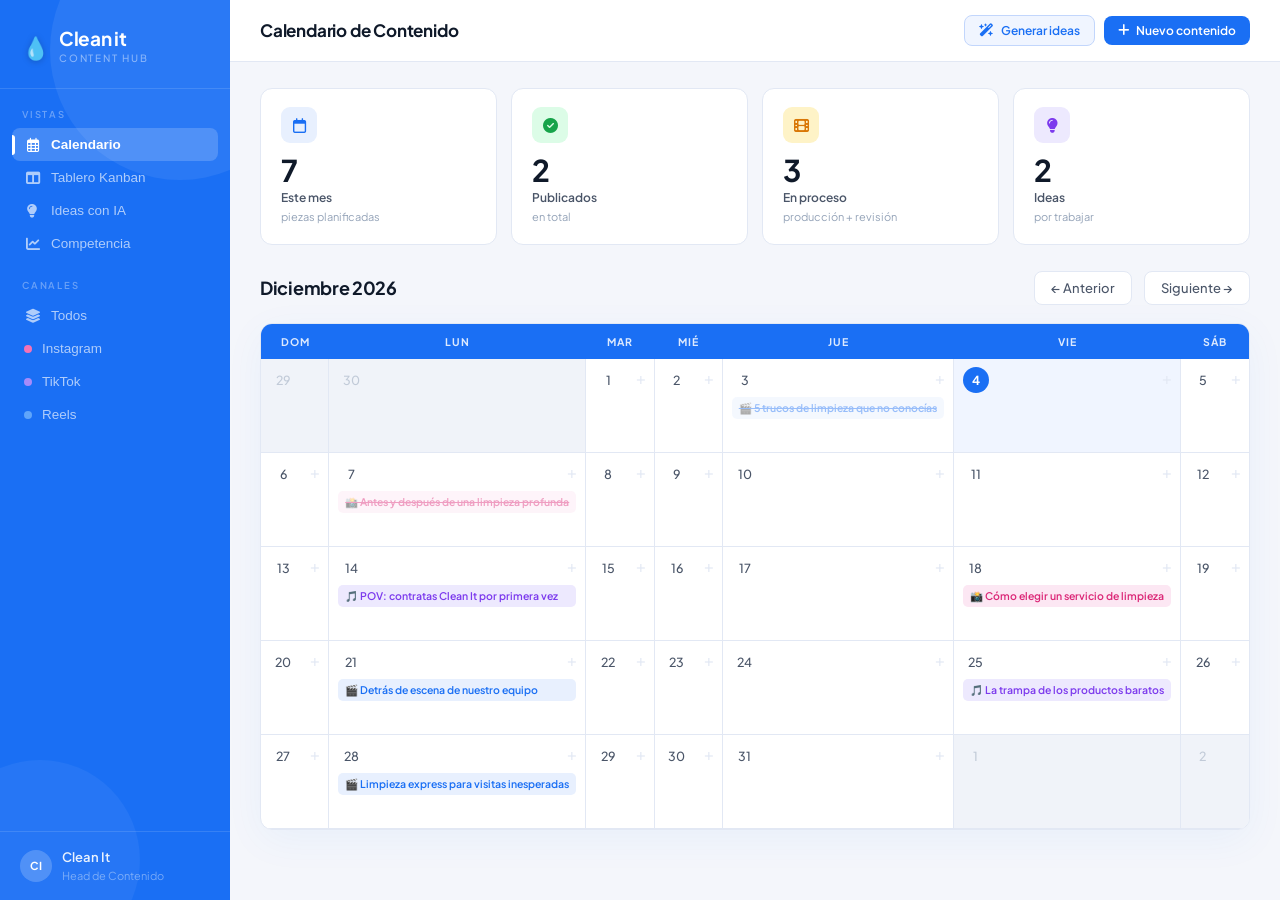
<file: preview (1) (2).html>
<!DOCTYPE html>
<html lang="es">
<head>
  <meta charset="UTF-8" />
  <meta name="viewport" content="width=device-width, initial-scale=1.0" />
  <title>Clean It — Content Hub</title>
  <link rel="preconnect" href="https://fonts.googleapis.com" />
  <link rel="preconnect" href="https://fonts.gstatic.com" crossorigin />
  <link href="https://fonts.googleapis.com/css2?family=Plus+Jakarta+Sans:wght@300;400;500;600;700&display=swap" rel="stylesheet" />
  <link rel="stylesheet" href="https://cdnjs.cloudflare.com/ajax/libs/font-awesome/6.5.0/css/all.min.css" />
  <style>
    *, *::before, *::after { box-sizing: border-box; margin: 0; padding: 0; }

    :root {
      /* ── Clean It brand ── */
      --blue:        #1a6ff4;
      --blue-dark:   #1259d0;
      --blue-deep:   #0d47a6;
      --blue-light:  #e8f0fe;
      --blue-mid:    #c2d6fc;
      --blue-pale:   #f0f5ff;

      /* ── Neutrals ── */
      --bg:          #f4f6fb;
      --surface:     #ffffff;
      --surface2:    #f0f3f9;
      --border:      #e2e8f4;
      --ink:         #0f1929;
      --ink2:        #4a5568;
      --ink3:        #94a3b8;

      /* ── Status / channels ── */
      --green:       #16a34a;
      --green-pale:  #dcfce7;
      --amber:       #d97706;
      --amber-pale:  #fef3c7;
      --red:         #dc2626;
      --red-pale:    #fee2e2;
      --violet:      #7c3aed;
      --violet-pale: #ede9fe;
      --pink:        #db2777;
      --pink-pale:   #fce7f3;

      --r:    12px;
      --r-sm: 8px;
      --r-lg: 18px;
    }

    html, body { height: 100%; }
    body {
      font-family: 'Plus Jakarta Sans', sans-serif;
      background: var(--bg);
      color: var(--ink);
      font-size: 14px;
      line-height: 1.5;
    }

    /* ═══════════════════════════════════════
       LAYOUT
    ═══════════════════════════════════════ */
    .app { display: flex; height: 100vh; overflow: hidden; }

    /* ═══════════════════════════════════════
       SIDEBAR
    ═══════════════════════════════════════ */
    .sidebar {
      width: 230px; flex-shrink: 0;
      background: var(--blue);
      display: flex; flex-direction: column;
      position: relative; overflow: hidden;
    }
    /* subtle radial glow */
    .sidebar::before {
      content: ''; position: absolute;
      top: -80px; right: -80px;
      width: 260px; height: 260px; border-radius: 50%;
      background: rgba(255,255,255,0.07); pointer-events: none;
    }
    .sidebar::after {
      content: ''; position: absolute;
      bottom: -60px; left: -60px;
      width: 200px; height: 200px; border-radius: 50%;
      background: rgba(255,255,255,0.05); pointer-events: none;
    }

    /* ── Logo ── */
    .sidebar-logo {
      padding: 28px 22px 22px;
      border-bottom: 1px solid rgba(255,255,255,0.12);
      display: flex; align-items: center; gap: 10px;
    }
    .logo-drop {
      font-size: 22px; line-height: 1;
      filter: drop-shadow(0 1px 3px rgba(0,0,0,0.2));
    }
    .logo-text-wrap { display: flex; flex-direction: column; }
    .logo-name {
      font-size: 19px; font-weight: 700; color: #fff;
      letter-spacing: -0.3px; line-height: 1.1;
    }
    .logo-sub {
      font-size: 10px; font-weight: 500;
      letter-spacing: 1.8px; text-transform: uppercase;
      color: rgba(255,255,255,0.45); margin-top: 2px;
    }

    /* ── Nav ── */
    .sidebar-nav { flex: 1; padding: 18px 12px; overflow-y: auto; }
    .nav-label {
      font-size: 9.5px; font-weight: 600;
      letter-spacing: 1.8px; text-transform: uppercase;
      color: rgba(255,255,255,0.35);
      padding: 0 10px; margin: 18px 0 7px;
    }
    .nav-label:first-child { margin-top: 0; }

    .nav-item {
      display: flex; align-items: center; gap: 10px;
      padding: 9px 12px; border-radius: var(--r-sm);
      cursor: pointer; color: rgba(255,255,255,0.65);
      font-size: 13.5px; font-weight: 400;
      transition: background 0.15s, color 0.15s;
      border: none; background: none; width: 100%; text-align: left;
      position: relative;
    }
    .nav-item:hover { background: rgba(255,255,255,0.1); color: #fff; }
    .nav-item.active {
      background: rgba(255,255,255,0.18);
      color: #fff; font-weight: 600;
    }
    .nav-item.active::before {
      content: ''; position: absolute;
      left: 0; top: 20%; height: 60%; width: 3px;
      background: #fff; border-radius: 0 3px 3px 0;
    }
    .nav-item i { font-size: 14px; width: 17px; text-align: center; flex-shrink: 0; }
    .ch-dot { width: 8px; height: 8px; border-radius: 50%; flex-shrink: 0; }

    /* ── Footer ── */
    .sidebar-footer {
      padding: 16px 20px;
      border-top: 1px solid rgba(255,255,255,0.12);
    }
    .user-row { display: flex; align-items: center; gap: 10px; }
    .avatar {
      width: 32px; height: 32px; border-radius: 50%;
      background: rgba(255,255,255,0.2);
      display: flex; align-items: center; justify-content: center;
      font-size: 11px; font-weight: 700; color: #fff; flex-shrink: 0;
    }
    .u-name { font-size: 13px; font-weight: 600; color: rgba(255,255,255,0.9); }
    .u-role { font-size: 11px; color: rgba(255,255,255,0.4); }

    /* ═══════════════════════════════════════
       MAIN + TOPBAR
    ═══════════════════════════════════════ */
    .main { flex: 1; display: flex; flex-direction: column; overflow: hidden; min-width: 0; }

    .topbar {
      background: var(--surface);
      border-bottom: 1px solid var(--border);
      padding: 0 30px; height: 62px;
      display: flex; align-items: center; justify-content: space-between;
      flex-shrink: 0;
    }
    .page-title { font-size: 17px; font-weight: 700; letter-spacing: -0.2px; }
    .topbar-right { display: flex; align-items: center; gap: 9px; }

    /* ═══════════════════════════════════════
       BUTTONS
    ═══════════════════════════════════════ */
    .btn {
      display: inline-flex; align-items: center; gap: 7px;
      padding: 9px 18px; border-radius: var(--r-sm);
      font-family: 'Plus Jakarta Sans', sans-serif;
      font-size: 13px; font-weight: 600;
      cursor: pointer; border: none; transition: all 0.16s;
      white-space: nowrap;
    }
    .btn i { font-size: 13px; }
    .btn-primary { background: var(--blue); color: #fff; }
    .btn-primary:hover { background: var(--blue-dark); }
    .btn-ghost { background: transparent; color: var(--ink2); border: 1.5px solid var(--border); }
    .btn-ghost:hover { background: var(--surface2); }
    .btn-ai {
      background: var(--blue-pale); color: var(--blue);
      border: 1.5px solid var(--blue-mid);
    }
    .btn-ai:hover { background: var(--blue-light); }
    .btn-sm { padding: 7px 14px; font-size: 12px; }

    /* ═══════════════════════════════════════
       CONTENT AREA
    ═══════════════════════════════════════ */
    .content-area {
      flex: 1; overflow-y: auto;
      padding: 26px 30px;
      background: var(--bg);
    }
    .content-area::-webkit-scrollbar { width: 5px; }
    .content-area::-webkit-scrollbar-thumb { background: var(--border); border-radius: 10px; }

    /* ═══════════════════════════════════════
       STAT CARDS
    ═══════════════════════════════════════ */
    .stats-row {
      display: grid; grid-template-columns: repeat(4,1fr);
      gap: 14px; margin-bottom: 26px;
    }
    .stat-card {
      background: var(--surface); border: 1px solid var(--border);
      border-radius: var(--r); padding: 18px 20px;
      position: relative; overflow: hidden;
      transition: box-shadow 0.2s, transform 0.2s;
    }
    .stat-card:hover { box-shadow: 0 4px 20px rgba(26,111,244,0.1); transform: translateY(-1px); }
    .stat-card-icon {
      width: 36px; height: 36px; border-radius: 9px;
      display: flex; align-items: center; justify-content: center;
      font-size: 15px; margin-bottom: 12px;
    }
    .sc-blue   { background: var(--blue-light); color: var(--blue); }
    .sc-green  { background: var(--green-pale); color: var(--green); }
    .sc-amber  { background: var(--amber-pale); color: var(--amber); }
    .sc-violet { background: var(--violet-pale); color: var(--violet); }
    .stat-value {
      font-size: 30px; font-weight: 700; color: var(--ink);
      line-height: 1; margin-bottom: 4px; letter-spacing: -1px;
    }
    .stat-label { font-size: 12px; font-weight: 600; color: var(--ink2); }
    .stat-sub   { font-size: 11px; color: var(--ink3); margin-top: 2px; }

    /* ═══════════════════════════════════════
       CALENDAR
    ═══════════════════════════════════════ */
    .cal-nav {
      display: flex; align-items: center; gap: 12px; margin-bottom: 18px;
    }
    .cal-title { flex: 1; font-size: 18px; font-weight: 700; letter-spacing: -0.3px; }
    .cal-btn {
      padding: 8px 16px; border: 1.5px solid var(--border);
      border-radius: var(--r-sm); background: var(--surface);
      font-family: 'Plus Jakarta Sans', sans-serif; font-size: 13px; font-weight: 500;
      cursor: pointer; color: var(--ink2); transition: all 0.15s;
    }
    .cal-btn:hover { border-color: var(--blue); color: var(--blue); background: var(--blue-pale); }

    .calendar-wrap {
      background: var(--surface); border: 1px solid var(--border);
      border-radius: var(--r); overflow: hidden;
    }
    .calendar-grid { display: grid; grid-template-columns: repeat(7,1fr); }
    .cal-header {
      background: var(--blue); color: rgba(255,255,255,0.85);
      padding: 10px 12px; font-size: 10.5px; font-weight: 700;
      letter-spacing: 1px; text-transform: uppercase; text-align: center;
    }
    .cal-day {
      min-height: 94px; padding: 8px 9px;
      border-right: 1px solid var(--border);
      border-bottom: 1px solid var(--border);
      cursor: pointer; transition: background 0.1s; position: relative;
    }
    .cal-day:nth-child(7n) { border-right: none; }
    .cal-day:hover { background: var(--blue-pale); }
    .cal-day.other-month { background: var(--surface2); }
    .cal-day.other-month .day-num { color: var(--ink3); opacity: 0.5; }
    .cal-day.today { background: var(--blue-pale); }

    .day-num {
      display: inline-flex; align-items: center; justify-content: center;
      width: 26px; height: 26px; border-radius: 50%;
      font-size: 12.5px; font-weight: 500; color: var(--ink2); margin-bottom: 4px;
    }
    .cal-day.today .day-num {
      background: var(--blue); color: #fff; font-weight: 700;
    }
    .day-add {
      position: absolute; top: 7px; right: 8px;
      font-size: 16px; color: var(--border); cursor: pointer; transition: color 0.15s;
    }
    .cal-day:hover .day-add { color: var(--blue); }

    .cal-pill {
      display: block; font-size: 10.5px; font-weight: 600;
      padding: 3px 7px; border-radius: 5px; margin-bottom: 3px;
      white-space: nowrap; overflow: hidden; text-overflow: ellipsis;
      cursor: pointer; transition: opacity 0.15s;
    }
    .cal-pill:hover { opacity: 0.78; }
    .cal-pill.instagram { background: var(--pink-pale); color: var(--pink); }
    .cal-pill.tiktok    { background: var(--violet-pale); color: var(--violet); }
    .cal-pill.reels     { background: var(--blue-light); color: var(--blue); }
    .cal-pill.status-publicado { opacity: 0.45; text-decoration: line-through; }

    /* ═══════════════════════════════════════
       KANBAN
    ═══════════════════════════════════════ */
    .kanban-board { display: grid; grid-template-columns: repeat(4,1fr); gap: 14px; align-items: start; }

    .kanban-col {
      background: var(--surface2); border-radius: var(--r);
      padding: 14px 12px;
    }
    .kanban-col-header {
      display: flex; align-items: center; justify-content: space-between; margin-bottom: 14px;
    }
    .col-label { display: flex; align-items: center; gap: 8px; font-size: 12px; font-weight: 700; color: var(--ink); }
    .col-pip { width: 10px; height: 10px; border-radius: 50%; }
    .col-count {
      font-size: 11px; color: var(--ink3);
      background: var(--surface); border: 1px solid var(--border);
      padding: 2px 8px; border-radius: 10px; font-weight: 600;
    }

    .kanban-card {
      background: var(--surface); border: 1px solid var(--border);
      border-radius: var(--r-sm); padding: 13px 14px; margin-bottom: 9px;
      cursor: pointer; transition: box-shadow 0.18s, transform 0.18s, border-color 0.18s;
    }
    .kanban-card:hover { box-shadow: 0 4px 16px rgba(26,111,244,0.12); transform: translateY(-2px); border-color: var(--blue-mid); }
    .kanban-card:last-child { margin-bottom: 0; }

    .card-badge {
      display: inline-flex; align-items: center; gap: 5px;
      font-size: 10.5px; font-weight: 700;
      padding: 3px 8px; border-radius: 5px; margin-bottom: 9px;
    }
    .card-badge.instagram { background: var(--pink-pale); color: var(--pink); }
    .card-badge.tiktok    { background: var(--violet-pale); color: var(--violet); }
    .card-badge.reels     { background: var(--blue-light); color: var(--blue); }

    .card-title { font-size: 13px; font-weight: 600; line-height: 1.4; color: var(--ink); margin-bottom: 10px; }
    .card-footer { display: flex; align-items: center; justify-content: space-between; }
    .card-date { font-size: 11px; color: var(--ink3); }
    .card-prio { font-size: 10px; font-weight: 700; padding: 2px 7px; border-radius: 4px; letter-spacing: 0.2px; }
    .prio-alta  { background: var(--red-pale); color: var(--red); }
    .prio-media { background: var(--amber-pale); color: var(--amber); }
    .prio-baja  { background: var(--green-pale); color: var(--green); }

    .add-card-btn {
      width: 100%; margin-top: 9px; padding: 10px;
      border: 1.5px dashed var(--border); border-radius: var(--r-sm);
      background: none; cursor: pointer;
      font-family: 'Plus Jakarta Sans', sans-serif;
      font-size: 12.5px; font-weight: 500; color: var(--ink3);
      display: flex; align-items: center; justify-content: center; gap: 6px;
      transition: all 0.15s;
    }
    .add-card-btn:hover { border-color: var(--blue); color: var(--blue); background: var(--blue-pale); }

    /* ═══════════════════════════════════════
       IDEAS / AI
    ═══════════════════════════════════════ */
    .ideas-wrap { max-width: 960px; }

    .ai-box {
      background: var(--surface); border: 1px solid var(--border);
      border-radius: var(--r); padding: 24px; margin-bottom: 26px;
      position: relative; overflow: hidden;
    }
    .ai-box::before {
      content: ''; position: absolute;
      top: 0; left: 0; right: 0; height: 3px;
      background: var(--blue);
    }
    .ai-box-header { display: flex; align-items: center; gap: 12px; margin-bottom: 16px; }
    .ai-icon {
      width: 38px; height: 38px; border-radius: 10px;
      background: var(--blue); color: #fff;
      display: flex; align-items: center; justify-content: center; font-size: 16px;
    }
    .ai-title { font-size: 16px; font-weight: 700; }
    .ai-tag {
      margin-left: auto; font-size: 10px; font-weight: 700;
      letter-spacing: 1.2px; text-transform: uppercase;
      background: var(--blue-light); color: var(--blue);
      border: 1px solid var(--blue-mid); padding: 4px 10px; border-radius: 20px;
    }

    .ai-input-row { display: flex; gap: 10px; }
    .ai-input-row input {
      flex: 1; padding: 11px 15px;
      border: 1.5px solid var(--border); border-radius: var(--r-sm);
      font-family: 'Plus Jakarta Sans', sans-serif; font-size: 14px;
      background: var(--bg); color: var(--ink);
      outline: none; transition: border-color 0.15s, background 0.15s;
    }
    .ai-input-row input:focus { border-color: var(--blue); background: var(--surface); }
    .ai-input-row input::placeholder { color: var(--ink3); }

    .ai-chips { display: flex; gap: 8px; flex-wrap: wrap; margin-top: 14px; }
    .ai-chip {
      padding: 6px 14px; border-radius: 20px;
      border: 1.5px solid var(--border); background: var(--bg);
      font-size: 12px; font-weight: 500; cursor: pointer; color: var(--ink2);
      font-family: 'Plus Jakarta Sans', sans-serif; transition: all 0.15s;
    }
    .ai-chip:hover { border-color: var(--blue); color: var(--blue); background: var(--blue-pale); }

    .section-head { display: flex; align-items: center; gap: 12px; margin-bottom: 16px; }
    .section-head h3 { font-size: 11px; font-weight: 700; letter-spacing: 1.5px; text-transform: uppercase; color: var(--ink3); white-space: nowrap; }
    .section-line { flex: 1; height: 1px; background: var(--border); }

    .ideas-grid { display: grid; grid-template-columns: repeat(auto-fill,minmax(270px,1fr)); gap: 13px; }

    .idea-card {
      background: var(--surface); border: 1px solid var(--border);
      border-radius: var(--r); padding: 18px;
      transition: box-shadow 0.18s, transform 0.18s;
    }
    .idea-card:hover { box-shadow: 0 4px 18px rgba(26,111,244,0.1); transform: translateY(-2px); }
    .idea-card.ai-gen { border-top: 3px solid var(--blue); }

    .idea-ch {
      display: inline-flex; align-items: center; gap: 5px;
      font-size: 10.5px; font-weight: 700;
      padding: 3px 8px; border-radius: 5px; margin-bottom: 10px;
    }
    .idea-ch.instagram { background: var(--pink-pale); color: var(--pink); }
    .idea-ch.tiktok    { background: var(--violet-pale); color: var(--violet); }
    .idea-ch.reels     { background: var(--blue-light); color: var(--blue); }

    .idea-title { font-size: 14px; font-weight: 600; line-height: 1.4; margin-bottom: 7px; }
    .idea-desc  { font-size: 12.5px; color: var(--ink2); line-height: 1.55; margin-bottom: 10px; }
    .idea-meta  {
      font-size: 11.5px; color: var(--ink3); background: var(--surface2);
      border-radius: 6px; padding: 8px 10px; margin-bottom: 12px; line-height: 1.7;
    }
    .idea-meta strong { color: var(--ink2); }
    .idea-actions { display: flex; gap: 8px; }
    .idea-btn {
      flex: 1; padding: 7px; border-radius: var(--r-sm);
      border: 1.5px solid var(--border); background: none;
      font-family: 'Plus Jakarta Sans', sans-serif;
      font-size: 12px; font-weight: 500;
      cursor: pointer; color: var(--ink2); transition: all 0.15s;
    }
    .idea-btn.go:hover  { background: var(--blue); border-color: var(--blue); color: #fff; }
    .idea-btn.del:hover { background: var(--red-pale); border-color: var(--red); color: var(--red); }

    .ai-loading {
      display: flex; align-items: center; gap: 14px; margin-bottom: 20px;
      padding: 18px 22px; background: var(--blue-pale);
      border: 1px solid var(--blue-mid); border-radius: var(--r);
      font-size: 14px; font-weight: 500; color: var(--blue);
    }
    .spinner {
      width: 20px; height: 20px; flex-shrink: 0;
      border: 2.5px solid var(--blue-mid); border-top-color: var(--blue);
      border-radius: 50%; animation: spin 0.75s linear infinite;
    }
    @keyframes spin { to { transform: rotate(360deg); } }

    .error-box {
      background: var(--red-pale); border: 1px solid #fca5a5;
      border-radius: var(--r-sm); padding: 12px 16px;
      font-size: 13px; color: var(--red); margin-bottom: 20px; font-weight: 500;
    }

    /* ═══════════════════════════════════════
       MODAL
    ═══════════════════════════════════════ */
    .modal-overlay {
      position: fixed; inset: 0;
      background: rgba(10,20,40,0.5);
      display: flex; align-items: center; justify-content: center;
      z-index: 200; opacity: 0; pointer-events: none;
      transition: opacity 0.2s; backdrop-filter: blur(3px);
    }
    .modal-overlay.open { opacity: 1; pointer-events: all; }
    .modal {
      background: var(--surface); border-radius: var(--r-lg);
      padding: 30px; width: 520px;
      max-width: 96vw; max-height: 92vh; overflow-y: auto;
      transform: translateY(14px) scale(0.97);
      transition: transform 0.2s;
      box-shadow: 0 20px 60px rgba(0,0,0,0.18);
    }
    .modal-overlay.open .modal { transform: translateY(0) scale(1); }

    .modal-header {
      display: flex; align-items: center; justify-content: space-between; margin-bottom: 22px;
    }
    .modal-title { font-size: 19px; font-weight: 700; letter-spacing: -0.3px; }
    .modal-close {
      width: 32px; height: 32px; border-radius: 8px;
      background: var(--surface2); border: none; cursor: pointer;
      color: var(--ink2); font-size: 14px;
      display: flex; align-items: center; justify-content: center; transition: background 0.15s;
    }
    .modal-close:hover { background: var(--border); }

    .form-group { margin-bottom: 15px; }
    .form-label {
      display: block; font-size: 11px; font-weight: 700;
      letter-spacing: 0.7px; text-transform: uppercase;
      color: var(--ink2); margin-bottom: 7px;
    }
    .form-input {
      width: 100%; padding: 10px 14px;
      border: 1.5px solid var(--border); border-radius: var(--r-sm);
      font-family: 'Plus Jakarta Sans', sans-serif; font-size: 14px;
      background: var(--bg); color: var(--ink);
      outline: none; transition: border-color 0.15s, background 0.15s;
      appearance: none;
    }
    .form-input:focus { border-color: var(--blue); background: var(--surface); }
    textarea.form-input { resize: vertical; min-height: 76px; }
    select.form-input {
      background-image: url("data:image/svg+xml,%3Csvg xmlns='http://www.w3.org/2000/svg' width='12' height='12' viewBox='0 0 24 24' fill='none' stroke='%2394a3b8' stroke-width='2'%3E%3Cpolyline points='6 9 12 15 18 9'%3E%3C/polyline%3E%3C/svg%3E");
      background-repeat: no-repeat; background-position: right 13px center; padding-right: 34px;
    }
    .form-row { display: grid; grid-template-columns: 1fr 1fr; gap: 13px; }
    .modal-footer {
      display: flex; gap: 10px; justify-content: flex-end;
      margin-top: 22px; padding-top: 18px; border-top: 1px solid var(--border);
    }

    @keyframes fadeUp { from { opacity:0; transform:translateY(8px); } to { opacity:1; transform:translateY(0); } }
    .content-area > * { animation: fadeUp 0.2s ease both; }
  </style>

<style id="upgrade-styles">
.competitor-grid{display:grid;grid-template-columns:repeat(auto-fit,minmax(320px,1fr));gap:16px}
.competitor-card{background:var(--surface);border:1px solid var(--border);border-radius:var(--r);padding:20px;transition:.2s;box-shadow:0 8px 30px rgba(26,111,244,.06)}
.competitor-card:hover{transform:translateY(-3px);box-shadow:0 14px 40px rgba(26,111,244,.12)}
.comp-top{display:flex;justify-content:space-between;align-items:center;margin-bottom:16px}
.comp-name{font-size:18px;font-weight:700;color:var(--blue-deep)}
.comp-badge{padding:5px 10px;border-radius:999px;background:var(--blue-light);color:var(--blue);font-size:11px;font-weight:700}
.metric{margin-bottom:14px}
.metric-row{display:flex;justify-content:space-between;margin-bottom:6px;font-size:12px;color:var(--ink2)}
.metric-bar{height:10px;background:var(--surface2);border-radius:999px;overflow:hidden}
.metric-fill{height:100%;border-radius:999px;background:linear-gradient(90deg,var(--blue),#60a5fa)}
.comp-insight{margin-top:14px;padding:14px;background:var(--blue-pale);border-radius:12px;font-size:12px;line-height:1.6;color:var(--ink2)}
.quick-actions{display:grid;grid-template-columns:repeat(auto-fit,minmax(180px,1fr));gap:14px;margin-bottom:24px}
.quick-card{background:linear-gradient(135deg,#fff,#f7fbff);border:1px solid var(--border);border-radius:var(--r);padding:18px;display:flex;gap:14px;align-items:center;transition:.2s}
.quick-card:hover{transform:translateY(-2px);box-shadow:0 10px 24px rgba(26,111,244,.08)}
.quick-icon{width:44px;height:44px;border-radius:12px;display:flex;align-items:center;justify-content:center;background:var(--blue-light);color:var(--blue);font-size:18px}
.quick-title{font-size:13px;font-weight:700}
.quick-sub{font-size:11px;color:var(--ink3)}
.topbar{backdrop-filter:blur(10px)}
.calendar-wrap,.ai-box,.idea-card,.kanban-card,.modal{box-shadow:0 10px 40px rgba(26,111,244,.05)}
</style>

</head>
<body>
<div class="app">

  <!-- ════ SIDEBAR ════ -->
  <aside class="sidebar">
    <div class="sidebar-logo">
      <div class="logo-drop">💧</div>
      <div class="logo-text-wrap">
        <div class="logo-name">Clean it</div>
        <div class="logo-sub">Content Hub</div>
      </div>
    </div>

    <nav class="sidebar-nav">
      <div class="nav-label">Vistas</div>
      <button class="nav-item active" onclick="switchView('calendario')">
        <i class="fa-regular fa-calendar-days"></i> Calendario
      </button>
      <button class="nav-item" onclick="switchView('kanban')">
        <i class="fa-solid fa-table-columns"></i> Tablero Kanban
      </button>
      <button class="nav-item" onclick="switchView('ideas')">
        <i class="fa-solid fa-lightbulb"></i> Ideas con IA
      </button>
      <button class="nav-item" onclick="switchView('competencia')">
        <i class="fa-solid fa-chart-line"></i> Competencia
      </button>

      <div class="nav-label">Canales</div>
      <button class="nav-item" onclick="filterChannel(null)">
        <i class="fa-solid fa-layer-group"></i> Todos
      </button>
      <button class="nav-item" onclick="filterChannel('instagram')">
        <div class="ch-dot" style="background:#f472b6"></div> Instagram
      </button>
      <button class="nav-item" onclick="filterChannel('tiktok')">
        <div class="ch-dot" style="background:#a78bfa"></div> TikTok
      </button>
      <button class="nav-item" onclick="filterChannel('reels')">
        <div class="ch-dot" style="background:#60a5fa"></div> Reels
      </button>
    </nav>

    <div class="sidebar-footer">
      <div class="user-row">
        <div class="avatar">CI</div>
        <div>
          <div class="u-name">Clean It</div>
          <div class="u-role">Head de Contenido</div>
        </div>
      </div>
    </div>
  </aside>

  <!-- ════ MAIN ════ -->
  <div class="main">
    <div class="topbar">
      <span class="page-title" id="view-title">Calendario de Contenido</span>
      <div class="topbar-right">
        <button class="btn btn-ai btn-sm" onclick="switchView('ideas')">
          <i class="fa-solid fa-wand-magic-sparkles"></i> Generar ideas
        </button>
        <button class="btn btn-primary btn-sm" onclick="openModal()">
          <i class="fa-solid fa-plus"></i> Nuevo contenido
        </button>
      </div>
    </div>
    <div class="content-area" id="content-area"></div>
  </div>
</div>

<!-- ════ MODAL ════ -->
<div class="modal-overlay" id="modal" onclick="closeModal(event)">
  <div class="modal">
    <div class="modal-header">
      <div class="modal-title" id="modal-title">Nuevo contenido</div>
      <button class="modal-close" onclick="closeModal()"><i class="fa-solid fa-xmark"></i></button>
    </div>
    <div class="form-group">
      <label class="form-label">Título</label>
      <input class="form-input" id="f-title" type="text" placeholder="Ej: Limpieza de primavera en 5 pasos" />
    </div>
    <div class="form-group">
      <label class="form-label">Descripción / Concepto</label>
      <textarea class="form-input" id="f-desc" placeholder="El gancho, el formato, el CTA..."></textarea>
    </div>
    <div class="form-row">
      <div class="form-group">
        <label class="form-label">Canal</label>
        <select class="form-input" id="f-channel">
          <option value="instagram">📸 Instagram</option>
          <option value="tiktok">🎵 TikTok</option>
          <option value="reels">🎬 Reels</option>
        </select>
      </div>
      <div class="form-group">
        <label class="form-label">Estado</label>
        <select class="form-input" id="f-status">
          <option value="idea">💡 Idea</option>
          <option value="produccion">🎬 En producción</option>
          <option value="revision">👁 En revisión</option>
          <option value="publicado">✅ Publicado</option>
        </select>
      </div>
    </div>
    <div class="form-row">
      <div class="form-group">
        <label class="form-label">Fecha</label>
        <input class="form-input" id="f-date" type="date" />
      </div>
      <div class="form-group">
        <label class="form-label">Prioridad</label>
        <select class="form-input" id="f-priority">
          <option value="alta">🔴 Alta</option>
          <option value="media">🟡 Media</option>
          <option value="baja">🟢 Baja</option>
        </select>
      </div>
    </div>
    <div class="form-group">
      <label class="form-label">Hashtags / Notas</label>
      <input class="form-input" id="f-tags" type="text" placeholder="#limpieza #hogar #tips" />
    </div>
    <div class="modal-footer">
      <button class="btn btn-ghost" onclick="closeModal()">Cancelar</button>
      <button class="btn btn-primary" onclick="saveContent()"><i class="fa-solid fa-check"></i> Guardar</button>
    </div>
  </div>
</div>

<script>
let currentView = 'calendario';
let currentMonth = new Date().getMonth();
let currentYear  = new Date().getFullYear();
let channelFilter = null;
let editingId = null;
let contents = loadData();

function loadData() {
  try { const r = localStorage.getItem('cleanit_v3'); return r ? JSON.parse(r) : seed(); }
  catch { return seed(); }
}
function persist() { try { localStorage.setItem('cleanit_v3', JSON.stringify(contents)); } catch {} }

function seed() {
  const t = new Date(), y = t.getFullYear(), m = String(t.getMonth()+1).padStart(2,'0');
  return [
    {id:1,title:'5 trucos de limpieza que no conocías',desc:'Reel dinámico con tips rápidos. Gancho: "Tu casa nunca estuvo tan limpia"',channel:'reels',status:'publicado',date:`${y}-${m}-03`,priority:'alta',tags:'#limpieza #hogar'},
    {id:2,title:'Antes y después de una limpieza profunda',desc:'Carousel Instagram con fotos de transformación real de cliente',channel:'instagram',status:'publicado',date:`${y}-${m}-07`,priority:'alta',tags:'#antesydespues'},
    {id:3,title:'POV: contratas Clean It por primera vez',desc:'Video TikTok desde la perspectiva del cliente',channel:'tiktok',status:'revision',date:`${y}-${m}-14`,priority:'media',tags:'#pov #cleanit'},
    {id:4,title:'Cómo elegir un servicio de limpieza',desc:'Guía informativa en carrusel para posicionarnos como expertos',channel:'instagram',status:'produccion',date:`${y}-${m}-18`,priority:'media',tags:'#consejos'},
    {id:5,title:'Detrás de escena de nuestro equipo',desc:'Un día con nuestros limpiadores — humanizar la marca',channel:'reels',status:'produccion',date:`${y}-${m}-21`,priority:'baja',tags:'#behindthescenes'},
    {id:6,title:'La trampa de los productos baratos',desc:'TikTok educativo: por qué los productos premium valen la pena',channel:'tiktok',status:'idea',date:`${y}-${m}-25`,priority:'media',tags:'#calidad'},
    {id:7,title:'Limpieza express para visitas inesperadas',desc:'60 segundos de tips ultra rápidos — alto potencial viral',channel:'reels',status:'idea',date:`${y}-${m}-28`,priority:'alta',tags:'#viral'},
  ];
}

// ── NAV ──────────────────────────────────────────────────
const TITLES = {calendario:'Calendario de Contenido', kanban:'Tablero Kanban', ideas:'Ideas con IA', competencia:'Análisis de Competencia'};
function switchView(v) {
  currentView = v;
  document.getElementById('view-title').textContent = TITLES[v];
  document.querySelectorAll('.nav-item').forEach((el,i) =>
    el.classList.toggle('active', i === ['calendario','kanban','ideas','competencia'].indexOf(v)));
  render();
}
function filterChannel(ch) { channelFilter = ch; render(); }
function render() {
  const ca = document.getElementById('content-area');
  if (currentView==='calendario') ca.innerHTML = renderCalendar();
  else if (currentView==='kanban') ca.innerHTML = renderKanban();
  else if (currentView==='ideas') ca.innerHTML = renderIdeas();
  else ca.innerHTML = renderCompetencia();
}

// ── HELPERS ──────────────────────────────────────────────
const MONTHS = ['Enero','Febrero','Marzo','Abril','Mayo','Junio','Julio','Agosto','Septiembre','Octubre','Noviembre','Diciembre'];
const DAYS   = ['Dom','Lun','Mar','Mié','Jue','Vie','Sáb'];
function icon(ch) { return ch==='instagram'?'📸':ch==='tiktok'?'🎵':'🎬'; }
function fmt(d)   { if(!d) return 'Sin fecha'; const [,m,dd]=d.split('-'); return `${dd}/${m}`; }
function fil()    { return channelFilter ? contents.filter(c=>c.channel===channelFilter) : contents; }

// ── CALENDAR ─────────────────────────────────────────────
function renderCalendar() {
  const f = fil(), y = currentYear, mo = currentMonth;
  const pfx = String(mo+1).padStart(2,'0');
  const today = new Date();
  const thisM = f.filter(c=>c.date&&c.date.startsWith(`${y}-${pfx}`));

  const stats = `<div class="stats-row">
    <div class="stat-card">
      <div class="stat-card-icon sc-blue"><i class="fa-regular fa-calendar"></i></div>
      <div class="stat-value">${thisM.length}</div>
      <div class="stat-label">Este mes</div>
      <div class="stat-sub">piezas planificadas</div>
    </div>
    <div class="stat-card">
      <div class="stat-card-icon sc-green"><i class="fa-solid fa-circle-check"></i></div>
      <div class="stat-value">${f.filter(c=>c.status==='publicado').length}</div>
      <div class="stat-label">Publicados</div>
      <div class="stat-sub">en total</div>
    </div>
    <div class="stat-card">
      <div class="stat-card-icon sc-amber"><i class="fa-solid fa-film"></i></div>
      <div class="stat-value">${f.filter(c=>c.status==='produccion'||c.status==='revision').length}</div>
      <div class="stat-label">En proceso</div>
      <div class="stat-sub">producción + revisión</div>
    </div>
    <div class="stat-card">
      <div class="stat-card-icon sc-violet"><i class="fa-solid fa-lightbulb"></i></div>
      <div class="stat-value">${f.filter(c=>c.status==='idea').length}</div>
      <div class="stat-label">Ideas</div>
      <div class="stat-sub">por trabajar</div>
    </div>
  </div>`;

  const firstDay = new Date(y,mo,1).getDay();
  const dim = new Date(y,mo+1,0).getDate();
  const prevMax = new Date(y,mo,0).getDate();

  let days = DAYS.map(d=>`<div class="cal-header">${d}</div>`).join('');
  for(let i=firstDay-1;i>=0;i--) days+=`<div class="cal-day other-month"><div class="day-num">${prevMax-i}</div></div>`;
  for(let d=1;d<=dim;d++){
    const isTod = d===today.getDate()&&mo===today.getMonth()&&y===today.getFullYear();
    const ds = `${y}-${pfx}-${String(d).padStart(2,'0')}`;
    const pills = f.filter(c=>c.date===ds).map(c=>`<span class="cal-pill ${c.channel} status-${c.status}" onclick="editContent(${c.id})" title="${c.title}">${icon(c.channel)} ${c.title}</span>`).join('');
    days+=`<div class="cal-day${isTod?' today':''}"><div class="day-num">${d}</div><span class="day-add" onclick="openModalWithDate('${ds}')">+</span>${pills}</div>`;
  }
  const rem=(firstDay+dim)%7;
  for(let i=1;i<=(rem?7-rem:0);i++) days+=`<div class="cal-day other-month"><div class="day-num">${i}</div></div>`;

  return `${stats}
  <div class="cal-nav">
    <div class="cal-title">${MONTHS[mo]} ${y}</div>
    <button class="cal-btn" onclick="prevMonth()">← Anterior</button>
    <button class="cal-btn" onclick="nextMonth()">Siguiente →</button>
  </div>
  <div class="calendar-wrap"><div class="calendar-grid">${days}</div></div>`;
}
function prevMonth(){ currentMonth===0?(currentMonth=11,currentYear--):currentMonth--; render(); }
function nextMonth(){ currentMonth===11?(currentMonth=0,currentYear++):currentMonth++; render(); }

// ── KANBAN ────────────────────────────────────────────────
const COLS=[
  {key:'idea',label:'Ideas',pip:'#d97706'},
  {key:'produccion',label:'En producción',pip:'#1a6ff4'},
  {key:'revision',label:'En revisión',pip:'#7c3aed'},
  {key:'publicado',label:'Publicado',pip:'#16a34a'},
];
function renderKanban(){
  const f=fil();
  return `<div class="kanban-board">${COLS.map(col=>{
    const cards=f.filter(c=>c.status===col.key);
    return `<div class="kanban-col">
      <div class="kanban-col-header">
        <div class="col-label"><div class="col-pip" style="background:${col.pip}"></div>${col.label}</div>
        <div class="col-count">${cards.length}</div>
      </div>
      ${cards.map(c=>`<div class="kanban-card" onclick="editContent(${c.id})">
        <div class="card-badge ${c.channel}">${icon(c.channel)} ${c.channel.charAt(0).toUpperCase()+c.channel.slice(1)}</div>
        <div class="card-title">${c.title}</div>
        <div class="card-footer">
          <div class="card-date"><i class="fa-regular fa-calendar" style="margin-right:4px"></i>${fmt(c.date)}</div>
          <div class="card-prio prio-${c.priority}">${c.priority.toUpperCase()}</div>
        </div>
      </div>`).join('')}
      <button class="add-card-btn" onclick="openModalWithStatus('${col.key}')"><i class="fa-solid fa-plus"></i> Agregar</button>
    </div>`;
  }).join('')}</div>`;
}

// ── IDEAS / AI ────────────────────────────────────────────
const PROMPTS=['Ideas virales para verano','Contenido educativo','Campañas estacionales','Tips para oficinas','Antes y después'];
function renderIdeas(){
  const ideas=contents.filter(c=>c.status==='idea');
  return `<div class="ideas-wrap">
    <div class="ai-box">
      <div class="ai-box-header">
        <div class="ai-icon"><i class="fa-solid fa-wand-magic-sparkles"></i></div>
        <div class="ai-title">Generador de ideas</div>
        <div class="ai-tag">IA activa</div>
      </div>
      <div class="ai-input-row">
        <input id="ai-input" type="text" placeholder="Ej: ideas para Instagram sobre limpieza de verano…" />
        <button class="btn btn-primary" onclick="generateIdeas()"><i class="fa-solid fa-paper-plane"></i> Generar</button>
      </div>
      <div class="ai-chips">${PROMPTS.map(p=>`<div class="ai-chip" onclick="prefill('${p}')">${p}</div>`).join('')}</div>
    </div>
    <div id="ai-output"></div>
    <div class="section-head"><h3>Ideas guardadas (${ideas.length})</h3><div class="section-line"></div></div>
    ${ideas.length ? `<div class="ideas-grid">${ideas.map(c=>`
      <div class="idea-card">
        <div class="idea-ch ${c.channel}">${icon(c.channel)} ${c.channel}</div>
        <div class="idea-title">${c.title}</div>
        <div class="idea-desc">${c.desc||''}</div>
        <div class="idea-actions">
          <button class="idea-btn go" onclick="moveToProd(${c.id})">→ Producción</button>
          <button class="idea-btn del" onclick="delContent(${c.id})">Eliminar</button>
        </div>
      </div>`).join('')}</div>`
    :`<p style="color:var(--ink3);font-size:13px;padding:16px 0">No hay ideas guardadas. ¡Generá algunas con la IA!</p>`}
  </div>`;
}

function prefill(t){ document.getElementById('ai-input').value=t; }

async function generateIdeas(){
  const input=document.getElementById('ai-input').value.trim();
  if(!input) return;
  const out=document.getElementById('ai-output');
  out.innerHTML=`<div class="ai-loading"><div class="spinner"></div>Clean It IA generando ideas…</div>`;
  try {
    const res=await fetch('https://api.anthropic.com/v1/messages',{
      method:'POST', headers:{'Content-Type':'application/json'},
      body:JSON.stringify({
        model:'claude-sonnet-4-20250514', max_tokens:1000,
        system:`Sos experta en marketing de contenido para empresas de limpieza en Argentina. La empresa es "Clean It". Generás ideas para Instagram, TikTok y Reels. Devolvé SOLO JSON válido sin markdown: {"ideas":[{"titulo":"...","descripcion":"...","canal":"instagram|tiktok|reels","gancho":"...","formato":"..."}]}. Generá exactamente 4 ideas con alto potencial viral.`,
        messages:[{role:'user',content:`Generá ideas de contenido para: ${input}`}]
      })
    });
    const data=await res.json();
    let raw=data.content.map(i=>i.text||'').join('').replace(/```json|```/g,'').trim();
    showAIIdeas(JSON.parse(raw).ideas);
  } catch(e) {
    out.innerHTML=`<div class="error-box"><i class="fa-solid fa-triangle-exclamation"></i> Error al conectar con la IA.</div>`;
  }
}

function showAIIdeas(ideas){
  window._ai=ideas;
  document.getElementById('ai-output').innerHTML=`<div style="margin-bottom:24px">
    <div class="section-head" style="margin-bottom:14px"><h3>✨ ${ideas.length} ideas generadas</h3><div class="section-line"></div></div>
    <div class="ideas-grid">${ideas.map((idea,i)=>`
      <div class="idea-card ai-gen">
        <div class="idea-ch ${idea.canal}">${icon(idea.canal)} ${idea.canal}</div>
        <div class="idea-title">${idea.titulo}</div>
        <div class="idea-desc">${idea.descripcion}</div>
        <div class="idea-meta"><strong>Gancho:</strong> ${idea.gancho}<br><strong>Formato:</strong> ${idea.formato}</div>
        <div class="idea-actions">
          <button class="idea-btn go" onclick="saveAI(${i})">💾 Guardar</button>
          <button class="idea-btn go" onclick="aiToProd(${i})">→ Producción</button>
        </div>
      </div>`).join('')}
    </div>
  </div>`;
}

function saveAI(i){const x=window._ai[i];contents.push({id:Date.now(),title:x.titulo,desc:`${x.descripcion} | Gancho: ${x.gancho}`,channel:x.canal,status:'idea',date:'',priority:'media',tags:''});persist();alert('✅ Guardado');render();}
function aiToProd(i){const x=window._ai[i];contents.push({id:Date.now(),title:x.titulo,desc:x.descripcion,channel:x.canal,status:'produccion',date:'',priority:'media',tags:''});persist();alert('✅ Movido a producción');render();}
function moveToProd(id){const c=contents.find(x=>x.id===id);if(c){c.status='produccion';persist();render();}}
function delContent(id){if(confirm('¿Eliminar?')){contents=contents.filter(x=>x.id!==id);persist();render();}}


function renderCompetencia(){
const comps=[
{name:'Spark Clean',platform:'Instagram',eng:88,freq:72,creative:91,insight:'Usan antes/después y reels con hooks rápidos.'},
{name:'Blue Home',platform:'TikTok',eng:75,freq:95,creative:68,insight:'Suben contenido diario pero sin branding sólido.'},
{name:'Urban Wash',platform:'Reels',eng:92,freq:65,creative:87,insight:'Tienen contenido muy cinematográfico y humano.'}
];

return `
<div class="stats-row">
<div class="stat-card"><div class="stat-card-icon sc-blue"><i class="fa-solid fa-users"></i></div><div class="stat-value">3</div><div class="stat-label">Competidores</div><div class="stat-sub">analizados</div></div>
<div class="stat-card"><div class="stat-card-icon sc-violet"><i class="fa-solid fa-fire"></i></div><div class="stat-value">Reels</div><div class="stat-label">Formato viral</div><div class="stat-sub">más usado</div></div>
<div class="stat-card"><div class="stat-card-icon sc-green"><i class="fa-solid fa-arrow-trend-up"></i></div><div class="stat-value">+34%</div><div class="stat-label">Engagement</div><div class="stat-sub">promedio</div></div>
<div class="stat-card"><div class="stat-card-icon sc-amber"><i class="fa-solid fa-lightbulb"></i></div><div class="stat-value">Alta</div><div class="stat-label">Oportunidad</div><div class="stat-sub">branding visual</div></div>
</div>

<div class="competitor-grid">
${comps.map(c=>`
<div class="competitor-card">
<div class="comp-top">
<div class="comp-name">${c.name}</div>
<div class="comp-badge">${c.platform}</div>
</div>

<div class="metric">
<div class="metric-row"><span>Engagement</span><strong>${c.eng}%</strong></div>
<div class="metric-bar"><div class="metric-fill" style="width:${c.eng}%"></div></div>
</div>

<div class="metric">
<div class="metric-row"><span>Frecuencia</span><strong>${c.freq}%</strong></div>
<div class="metric-bar"><div class="metric-fill" style="width:${c.freq}%"></div></div>
</div>

<div class="metric">
<div class="metric-row"><span>Creatividad</span><strong>${c.creative}%</strong></div>
<div class="metric-bar"><div class="metric-fill" style="width:${c.creative}%"></div></div>
</div>

<div class="comp-insight">💡 ${c.insight}</div>
</div>`).join('')}
</div>`;
}

// ── MODAL ─────────────────────────────────────────────────
function openModal(date,status){
  editingId=null;
  document.getElementById('modal-title').textContent='Nuevo contenido';
  ['f-title','f-desc','f-tags'].forEach(id=>document.getElementById(id).value='');
  document.getElementById('f-channel').value='instagram';
  document.getElementById('f-status').value=status||'idea';
  document.getElementById('f-date').value=date||'';
  document.getElementById('f-priority').value='media';
  document.getElementById('modal').classList.add('open');
}
function openModalWithDate(d){openModal(d,null);}
function openModalWithStatus(s){openModal('',s);}
function editContent(id){
  const c=contents.find(x=>x.id===id);if(!c)return;
  editingId=id;
  document.getElementById('modal-title').textContent='Editar contenido';
  document.getElementById('f-title').value=c.title;
  document.getElementById('f-desc').value=c.desc||'';
  document.getElementById('f-channel').value=c.channel;
  document.getElementById('f-status').value=c.status;
  document.getElementById('f-date').value=c.date||'';
  document.getElementById('f-priority').value=c.priority||'media';
  document.getElementById('f-tags').value=c.tags||'';
  document.getElementById('modal').classList.add('open');
}
function closeModal(e){
  if(e&&!e.target.classList.contains('modal-overlay'))return;
  document.getElementById('modal').classList.remove('open');editingId=null;
}
function saveContent(){
  const title=document.getElementById('f-title').value.trim();
  if(!title){alert('El título es obligatorio');return;}
  const item={
    id:editingId||Date.now(), title,
    desc:document.getElementById('f-desc').value,
    channel:document.getElementById('f-channel').value,
    status:document.getElementById('f-status').value,
    date:document.getElementById('f-date').value,
    priority:document.getElementById('f-priority').value,
    tags:document.getElementById('f-tags').value,
  };
  if(editingId){const idx=contents.findIndex(x=>x.id===editingId);contents[idx]=item;}
  else contents.push(item);
  persist();document.getElementById('modal').classList.remove('open');render();
}

render();
</script>
</body>
</html>
</file>
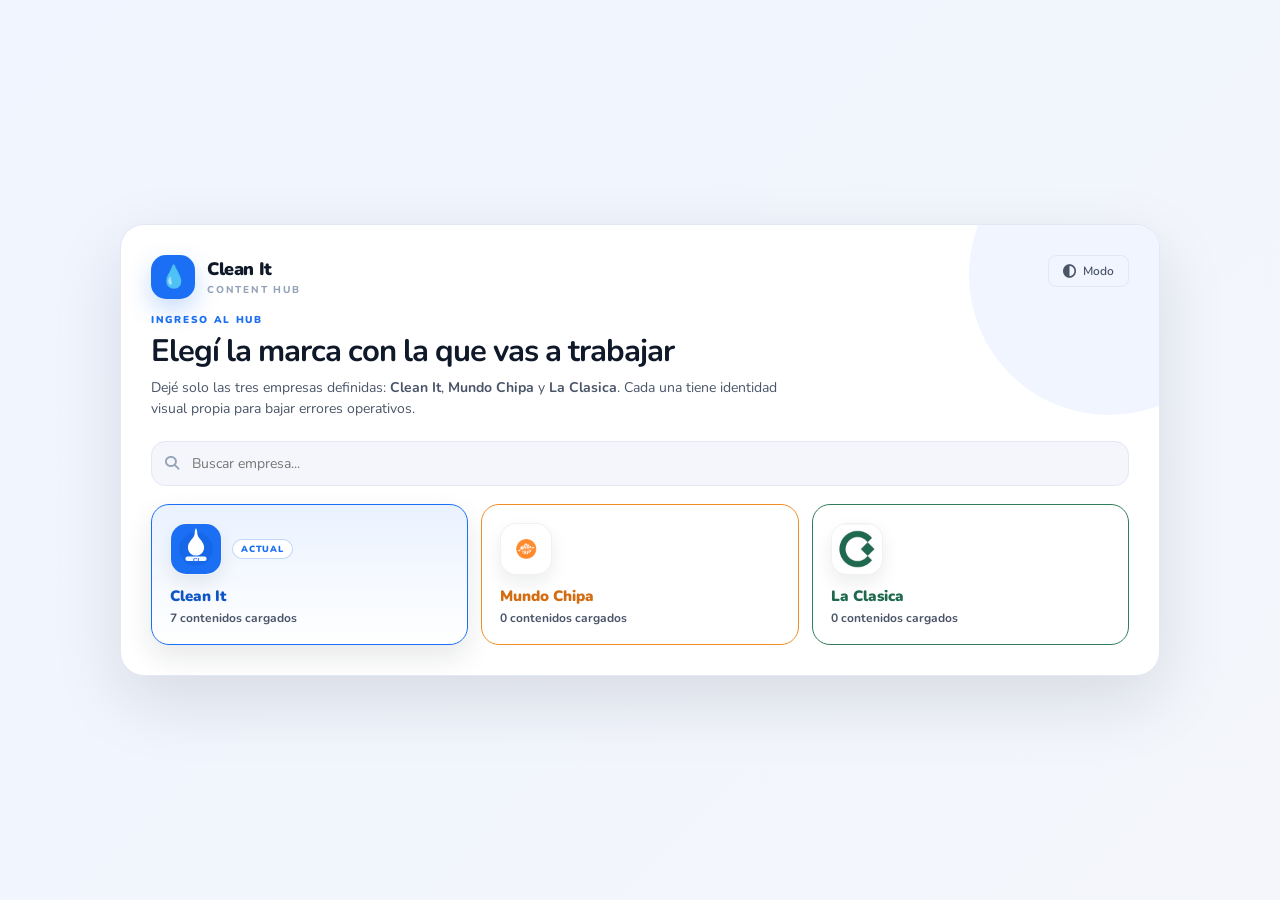
<file: preview (2).html>
<!DOCTYPE html>
<html lang="es">
<head>
  <meta charset="UTF-8" />
  <meta name="viewport" content="width=device-width, initial-scale=1.0" />
  <title>Clean It — Content Hub</title>
  <link rel="preconnect" href="https://fonts.googleapis.com" />
  <link href="https://fonts.googleapis.com/css2?family=Nunito:wght@300;400;500;600;700;800&display=swap" rel="stylesheet" />
  <link rel="stylesheet" href="https://cdnjs.cloudflare.com/ajax/libs/font-awesome/6.5.0/css/all.min.css" />
  <style>
    *, *::before, *::after { box-sizing: border-box; margin: 0; padding: 0; }
    button{appearance:none;-webkit-appearance:none;}
    :root {
      --blue:#1a6ff4; --blue-dark:#1259d0; --blue-light:#e8f0fe; --blue-mid:#c2d6fc; --blue-pale:#f0f5ff;
      --bg:#f4f6fb; --surface:#fff; --surface2:#f0f3f9; --border:#e2e8f4;
      --ink:#0f1929; --ink2:#4a5568; --ink3:#94a3b8;
      --green:#16a34a; --green-pale:#dcfce7;
      --amber:#d97706; --amber-pale:#fef3c7;
      --red:#dc2626; --red-pale:#fee2e2;
      --violet:#7c3aed; --violet-pale:#ede9fe;
      --pink:#db2777; --pink-pale:#fce7f3;
      --teal:#0891b2; --teal-pale:#cffafe;
      --r:12px; --r-sm:8px; --r-lg:18px;
    }
    /* ══ DARK MODE ══ */
    body.dark {
      --bg:#0d1117; --surface:#161b22; --surface2:#1c2330; --border:#30363d;
      --ink:#e6edf3; --ink2:#8b949e; --ink3:#484f58;
      --blue-light:#1c2e4a; --blue-mid:#1f3a5f; --blue-pale:#162032;
      --green-pale:#1a2f1e; --amber-pale:#2d2008; --red-pale:#2d1212;
      --violet-pale:#1e1535; --pink-pale:#2d1020; --teal-pale:#0d2426;
    }
    /* Dark mode toggle button */
    .dark-toggle{width:36px;height:36px;border-radius:var(--r-sm);background:var(--surface2);border:1.5px solid var(--border);cursor:pointer;display:flex;align-items:center;justify-content:center;font-size:15px;transition:all 0.2s;color:var(--ink2);}
    .dark-toggle:hover{background:var(--border);color:var(--ink);}
    /* Dark mode calendar header stays blue */
    body.dark .cal-header{background:#1259d0;}
    body.dark .sidebar{background:#1259d0;}
    body.dark select.form-input{color-scheme:dark;}
    body.dark input[type="date"]{color-scheme:dark;}
    /* Dark mode modal shadow */
    body.dark .modal{box-shadow:0 20px 60px rgba(0,0,0,0.5);}
    /* Dark mode scrollbar */
    body.dark .content-area::-webkit-scrollbar-thumb{background:var(--border);}
    html,body{height:100%;}
    body{font-family:'Nunito',sans-serif;background:var(--bg);color:var(--ink);font-size:14px;line-height:1.5;}

    /* ══ LAYOUT ══ */
    .app{display:flex;height:100vh;overflow:hidden;}

    /* ══ SIDEBAR ══ */
    .sidebar{width:236px;flex-shrink:0;background:var(--blue);display:flex;flex-direction:column;position:relative;overflow:hidden;}
    .sidebar::before{content:'';position:absolute;top:-80px;right:-80px;width:260px;height:260px;border-radius:50%;background:rgba(255,255,255,0.07);pointer-events:none;}
    .sidebar::after{content:'';position:absolute;bottom:-60px;left:-60px;width:200px;height:200px;border-radius:50%;background:rgba(255,255,255,0.05);pointer-events:none;}

    .sidebar-logo{padding:26px 22px 20px;border-bottom:1px solid rgba(255,255,255,0.12);display:flex;align-items:center;gap:10px;}
    .logo-drop{width:42px;height:42px;border-radius:14px;background:rgba(255,255,255,0.16);display:flex;align-items:center;justify-content:center;font-size:24px;filter:drop-shadow(0 1px 3px rgba(0,0,0,0.2));overflow:hidden;flex-shrink:0;}
    .logo-name{font-size:19px;font-weight:700;color:#fff;letter-spacing:-0.3px;line-height:1.1;}
    .logo-sub{font-size:10px;font-weight:500;letter-spacing:1.8px;text-transform:uppercase;color:rgba(255,255,255,0.45);margin-top:2px;}

    .sidebar-nav{flex:1;padding:16px 12px;overflow-y:auto;}
    .nav-label{font-size:9.5px;font-weight:600;letter-spacing:1.8px;text-transform:uppercase;color:rgba(255,255,255,0.35);padding:0 10px;margin:16px 0 6px;}
    .nav-label:first-child{margin-top:0;}
    .nav-item{display:flex;align-items:center;gap:10px;padding:9px 12px;border-radius:var(--r-sm);cursor:pointer;color:rgba(255,255,255,0.65);font-size:13.5px;font-weight:400;transition:background 0.15s,color 0.15s;border:none;background:none;width:100%;text-align:left;position:relative;appearance:none;-webkit-appearance:none;outline:none;box-shadow:none;font-family:'Nunito',sans-serif;}
    .nav-item:hover{background:rgba(255,255,255,0.1);color:#fff;}
    .nav-item.active{background:rgba(255,255,255,0.18);color:#fff;font-weight:600;}
    .nav-item.active::before{content:'';position:absolute;left:0;top:20%;height:60%;width:3px;background:#fff;border-radius:0 3px 3px 0;}
    .nav-item i{font-size:14px;width:17px;text-align:center;flex-shrink:0;}
    .nav-item svg{width:16px;height:16px;flex-shrink:0;fill:currentColor;}
    .ch-dot{width:8px;height:8px;border-radius:50%;flex-shrink:0;}

    .sidebar-footer{padding:14px 20px;border-top:1px solid rgba(255,255,255,0.12);}
    .user-row{display:flex;align-items:center;gap:10px;}
    .avatar{width:32px;height:32px;border-radius:50%;background:rgba(255,255,255,0.2);display:flex;align-items:center;justify-content:center;font-size:11px;font-weight:700;color:#fff;flex-shrink:0;}
    .u-name{font-size:13px;font-weight:600;color:rgba(255,255,255,0.9);}
    .u-role{font-size:11px;color:rgba(255,255,255,0.4);}

    /* ══ MAIN ══ */
    .main{flex:1;display:flex;flex-direction:column;overflow:hidden;min-width:0;}
    .topbar{background:var(--surface);border-bottom:1px solid var(--border);padding:0 30px;height:62px;display:flex;align-items:center;justify-content:space-between;flex-shrink:0;}
    .topbar-brand{display:flex;align-items:center;gap:11px;min-width:0;}
    .topbar-brand-logo{width:38px;height:38px;border-radius:13px;background:#fff;border:1px solid var(--border);display:flex;align-items:center;justify-content:center;overflow:hidden;box-shadow:0 8px 18px rgba(15,25,41,.08);flex-shrink:0;}
    .topbar-brand-logo img{width:100%;height:100%;object-fit:contain;display:block;}
    .topbar-title-stack{min-width:0;}
    .page-title{font-size:17px;font-weight:700;letter-spacing:-0.2px;display:block;white-space:nowrap;overflow:hidden;text-overflow:ellipsis;}
    .topbar-company-sub{display:block;font-size:10px;font-weight:800;letter-spacing:1.2px;text-transform:uppercase;color:var(--ink3);line-height:1.1;margin-top:1px;}
    .topbar-right{display:flex;align-items:center;gap:9px;}

    /* ══ BUTTONS ══ */
    .btn{display:inline-flex;align-items:center;gap:7px;padding:9px 18px;border-radius:var(--r-sm);font-family:'Nunito',sans-serif;font-size:13px;font-weight:600;cursor:pointer;border:none;transition:all 0.16s;white-space:nowrap;}
    .btn i{font-size:13px;}
    .btn-primary{background:var(--blue);color:#fff;}
    .btn-primary:hover{background:var(--blue-dark);}
    .btn-ghost{background:transparent;color:var(--ink2);border:1.5px solid var(--border);}
    .btn-ghost:hover{background:var(--surface2);}
    .btn-ai{background:var(--blue-pale);color:var(--blue);border:1.5px solid var(--blue-mid);}
    .btn-ai:hover{background:var(--blue-light);}
    .btn-sm{padding:7px 14px;font-size:12px;}
    .btn-danger{background:var(--red-pale);color:var(--red);border:1.5px solid #fca5a5;}
    .btn-danger:hover{background:#fecaca;}

    /* ══ CONTENT ══ */
    .content-area{flex:1;overflow-y:auto;padding:26px 30px;background:var(--bg);}
    .content-area::-webkit-scrollbar{width:5px;}
    .content-area::-webkit-scrollbar-thumb{background:var(--border);border-radius:10px;}

    /* ══ STATS ══ */
    .stats-row{display:grid;grid-template-columns:repeat(4,1fr);gap:14px;margin-bottom:26px;}
    .stat-card{background:var(--surface);border:1px solid var(--border);border-radius:var(--r);padding:18px 20px;transition:box-shadow 0.2s,transform 0.2s;}
    .stat-card:hover{box-shadow:0 4px 20px rgba(26,111,244,0.1);transform:translateY(-1px);}
    .stat-icon{width:40px;height:40px;border-radius:10px;display:flex;align-items:center;justify-content:center;font-size:20px;margin-bottom:12px;}
    .sc-blue{background:var(--blue-light);color:var(--blue);}
    .sc-green{background:var(--green-pale);color:var(--green);}
    .sc-amber{background:var(--amber-pale);color:var(--amber);}
    .sc-violet{background:var(--violet-pale);color:var(--violet);}
    .stat-value{font-size:30px;font-weight:700;color:var(--ink);line-height:1;margin-bottom:4px;letter-spacing:-1px;}
    .stat-label{font-size:12px;font-weight:600;color:var(--ink2);}
    .stat-sub{font-size:11px;color:var(--ink3);margin-top:2px;}

    /* ══ CALENDAR ══ */
    .cal-nav{display:flex;align-items:center;gap:12px;margin-bottom:18px;}
    .cal-title{flex:1;font-size:18px;font-weight:700;letter-spacing:-0.3px;}
    .cal-btn{padding:8px 16px;border:1.5px solid var(--border);border-radius:var(--r-sm);background:var(--surface);font-family:'Nunito',sans-serif;font-size:13px;font-weight:500;cursor:pointer;color:var(--ink2);transition:all 0.15s;}
    .cal-btn:hover{border-color:var(--blue);color:var(--blue);background:var(--blue-pale);}
    .calendar-wrap{background:var(--surface);border:1px solid var(--border);border-radius:var(--r);overflow:hidden;}
    .calendar-grid{display:grid;grid-template-columns:repeat(7,1fr);}
    .cal-header{background:var(--blue);color:rgba(255,255,255,0.85);padding:10px 12px;font-size:10.5px;font-weight:700;letter-spacing:1px;text-transform:uppercase;text-align:center;}
    .cal-day{min-height:94px;padding:8px 9px;border-right:1px solid var(--border);border-bottom:1px solid var(--border);cursor:pointer;transition:background 0.1s;position:relative;}
    .cal-day:nth-child(7n){border-right:none;}
    .cal-day:hover{background:var(--blue-pale);}
    .cal-day.other-month{background:var(--surface2);}
    .cal-day.other-month .day-num{color:var(--ink3);opacity:0.5;}
    .cal-day.today{background:var(--blue-pale);}
    .day-num{display:inline-flex;align-items:center;justify-content:center;width:26px;height:26px;border-radius:50%;font-size:12.5px;font-weight:500;color:var(--ink2);margin-bottom:4px;}
    .cal-day.today .day-num{background:var(--blue);color:#fff;font-weight:700;}
    .day-add{position:absolute;top:7px;right:8px;font-size:16px;color:var(--border);cursor:pointer;transition:color 0.15s;}
    .cal-day:hover .day-add{color:var(--blue);}
    .cal-pill{display:flex;align-items:center;gap:4px;font-size:10.5px;font-weight:600;padding:3px 6px;border-radius:5px;margin-bottom:3px;white-space:nowrap;overflow:hidden;text-overflow:ellipsis;cursor:pointer;transition:opacity 0.15s;}
    .cal-pill:hover{opacity:0.78;}
    .cal-pill svg{width:10px;height:10px;flex-shrink:0;}
    .cal-pill.instagram{background:var(--pink-pale);color:var(--pink);}
    .cal-pill.tiktok{background:var(--violet-pale);color:var(--violet);}
    .cal-pill.reels{background:var(--blue-light);color:var(--blue);}
    .cal-pill.youtube{background:#fee2e2;color:#dc2626;}
    .cal-pill.facebook{background:#dbeafe;color:#1d4ed8;}
    .cal-pill.twitter{background:#e0f2fe;color:#0284c7;}
    .cal-pill.linkedin{background:#dbeafe;color:#0077b5;}
    .cal-pill.threads{background:#f3f4f6;color:#111;}
    .cal-pill.pinterest{background:#fee2e2;color:#e60023;}
    .cal-pill.whatsapp{background:#dcfce7;color:#16a34a;}
    .cal-pill.status-publicado{opacity:0.45;text-decoration:line-through;}

    /* ══ KANBAN ══ */
    .kanban-board{display:grid;grid-template-columns:repeat(4,1fr);gap:14px;align-items:start;}
    .kanban-col{background:var(--surface2);border-radius:var(--r);padding:14px 12px;}
    .kanban-col-header{display:flex;align-items:center;justify-content:space-between;margin-bottom:14px;}
    .col-label{display:flex;align-items:center;gap:8px;font-size:12px;font-weight:700;color:var(--ink);}
    .col-pip{width:10px;height:10px;border-radius:50%;}
    .col-count{font-size:11px;color:var(--ink3);background:var(--surface);border:1px solid var(--border);padding:2px 8px;border-radius:10px;font-weight:600;}
    .kanban-card{background:var(--surface);border:1px solid var(--border);border-radius:var(--r-sm);padding:13px 14px;margin-bottom:9px;cursor:pointer;transition:box-shadow 0.18s,transform 0.18s,border-color 0.18s;}
    .kanban-card:hover{box-shadow:0 4px 16px rgba(26,111,244,0.12);transform:translateY(-2px);border-color:var(--blue-mid);}
    .kanban-card:last-child{margin-bottom:0;}
    .card-top{display:flex;align-items:center;justify-content:space-between;margin-bottom:8px;}
    .card-badge{display:inline-flex;align-items:center;gap:5px;font-size:10.5px;font-weight:700;padding:3px 8px;border-radius:5px;}
    .card-badge svg{width:11px;height:11px;}
    .card-badge.instagram{background:var(--pink-pale);color:var(--pink);}
    .card-badge.tiktok{background:var(--violet-pale);color:var(--violet);}
    .card-badge.reels{background:var(--blue-light);color:var(--blue);}
    .card-badge.youtube{background:#fee2e2;color:#dc2626;}
    .card-badge.facebook{background:#dbeafe;color:#1d4ed8;}
    .card-badge.twitter{background:#e0f2fe;color:#0284c7;}
    .card-badge.linkedin{background:#dbeafe;color:#0077b5;}
    .card-badge.threads{background:#f3f4f6;color:#111;}
    .card-badge.pinterest{background:#fee2e2;color:#e60023;}
    .card-badge.whatsapp{background:#dcfce7;color:#16a34a;}
    .card-type{font-size:10px;font-weight:600;color:var(--ink3);background:var(--surface2);padding:2px 7px;border-radius:4px;text-transform:uppercase;letter-spacing:0.3px;}
    .card-title{font-size:13px;font-weight:600;line-height:1.4;color:var(--ink);margin-bottom:8px;}
    .card-footer{display:flex;align-items:center;justify-content:space-between;gap:6px;}
    .card-date{font-size:11px;color:var(--ink3);}
    .card-prio{font-size:10px;font-weight:700;padding:2px 7px;border-radius:4px;letter-spacing:0.2px;}
    .prio-alta{background:var(--red-pale);color:var(--red);}
    .prio-media{background:var(--amber-pale);color:var(--amber);}
    .prio-baja{background:var(--green-pale);color:var(--green);}
    .card-link{font-size:11px;color:var(--blue);text-decoration:none;display:inline-flex;align-items:center;gap:3px;margin-top:6px;}
    .card-link:hover{text-decoration:underline;}
    .add-card-btn{width:100%;margin-top:9px;padding:10px;border:1.5px dashed var(--border);border-radius:var(--r-sm);background:none;cursor:pointer;font-family:'Nunito',sans-serif;font-size:12.5px;font-weight:500;color:var(--ink3);display:flex;align-items:center;justify-content:center;gap:6px;transition:all 0.15s;}
    .add-card-btn:hover{border-color:var(--blue);color:var(--blue);background:var(--blue-pale);}

    /* ══ IDEAS / AI ══ */
    .ideas-wrap{max-width:960px;}
    .ai-box{background:var(--surface);border:1px solid var(--border);border-radius:var(--r);padding:24px;margin-bottom:26px;position:relative;overflow:hidden;}
    .ai-box::before{content:'';position:absolute;top:0;left:0;right:0;height:3px;background:var(--blue);}
    .ai-box-header{display:flex;align-items:center;gap:12px;margin-bottom:16px;}
    .ai-icon{width:38px;height:38px;border-radius:10px;background:var(--blue);color:#fff;display:flex;align-items:center;justify-content:center;font-size:16px;}
    .ai-title{font-size:16px;font-weight:700;}
    .ai-tag{margin-left:auto;font-size:10px;font-weight:700;letter-spacing:1.2px;text-transform:uppercase;background:var(--blue-light);color:var(--blue);border:1px solid var(--blue-mid);padding:4px 10px;border-radius:20px;}
    .ai-input-row{display:flex;gap:10px;}
    .ai-input-row input{flex:1;padding:11px 15px;border:1.5px solid var(--border);border-radius:var(--r-sm);font-family:'Nunito',sans-serif;font-size:14px;background:var(--bg);color:var(--ink);outline:none;transition:border-color 0.15s,background 0.15s;}
    .ai-input-row input:focus{border-color:var(--blue);background:var(--surface);}
    .ai-input-row input::placeholder{color:var(--ink3);}
    .ai-chips{display:flex;gap:8px;flex-wrap:wrap;margin-top:14px;}
    .ai-chip{padding:6px 14px;border-radius:20px;border:1.5px solid var(--border);background:var(--bg);font-size:12px;font-weight:500;cursor:pointer;color:var(--ink2);font-family:'Nunito',sans-serif;transition:all 0.15s;}
    .ai-chip:hover{border-color:var(--blue);color:var(--blue);background:var(--blue-pale);}
    .section-head{display:flex;align-items:center;gap:12px;margin-bottom:16px;}
    .section-head h3{font-size:11px;font-weight:700;letter-spacing:1.5px;text-transform:uppercase;color:var(--ink3);white-space:nowrap;}
    .section-line{flex:1;height:1px;background:var(--border);}
    .ideas-grid{display:grid;grid-template-columns:repeat(auto-fill,minmax(270px,1fr));gap:13px;}
    .idea-card{background:var(--surface);border:1px solid var(--border);border-radius:var(--r);padding:18px;transition:box-shadow 0.18s,transform 0.18s;}
    .idea-card:hover{box-shadow:0 4px 18px rgba(26,111,244,0.1);transform:translateY(-2px);}
    .idea-card.ai-gen{border-top:3px solid var(--blue);}
    .idea-ch{display:inline-flex;align-items:center;gap:6px;font-size:10.5px;font-weight:700;padding:3px 8px;border-radius:5px;margin-bottom:10px;}
    .idea-ch svg{width:12px;height:12px;}
    .idea-ch.instagram{background:var(--pink-pale);color:var(--pink);}
    .idea-ch.tiktok{background:var(--violet-pale);color:var(--violet);}
    .idea-ch.reels{background:var(--blue-light);color:var(--blue);}
    .idea-ch.youtube{background:#fee2e2;color:#dc2626;}
    .idea-ch.facebook{background:#dbeafe;color:#1d4ed8;}
    .idea-ch.twitter{background:#e0f2fe;color:#0284c7;}
    .idea-ch.linkedin{background:#dbeafe;color:#0077b5;}
    .idea-ch.threads{background:#f3f4f6;color:#111;}
    .idea-ch.pinterest{background:#fee2e2;color:#e60023;}
    .idea-ch.whatsapp{background:#dcfce7;color:#16a34a;}
    .idea-title{font-size:14px;font-weight:600;line-height:1.4;margin-bottom:7px;}
    .idea-desc{font-size:12.5px;color:var(--ink2);line-height:1.55;margin-bottom:10px;}
    .idea-meta{font-size:11.5px;color:var(--ink3);background:var(--surface2);border-radius:6px;padding:8px 10px;margin-bottom:12px;line-height:1.7;}
    .idea-meta strong{color:var(--ink2);}
    .idea-actions{display:flex;gap:8px;}
    .idea-btn{flex:1;padding:7px;border-radius:var(--r-sm);border:1.5px solid var(--border);background:none;font-family:'Nunito',sans-serif;font-size:12px;font-weight:500;cursor:pointer;color:var(--ink2);transition:all 0.15s;}
    .idea-btn.go:hover{background:var(--blue);border-color:var(--blue);color:#fff;}
    .idea-btn.del:hover{background:var(--red-pale);border-color:var(--red);color:var(--red);}
    .ai-loading{display:flex;align-items:center;gap:14px;margin-bottom:20px;padding:18px 22px;background:var(--blue-pale);border:1px solid var(--blue-mid);border-radius:var(--r);font-size:14px;font-weight:500;color:var(--blue);}
    .spinner{width:20px;height:20px;flex-shrink:0;border:2.5px solid var(--blue-mid);border-top-color:var(--blue);border-radius:50%;animation:spin 0.75s linear infinite;}
    @keyframes spin{to{transform:rotate(360deg);}}
    .error-box{background:var(--red-pale);border:1px solid #fca5a5;border-radius:var(--r-sm);padding:12px 16px;font-size:13px;color:var(--red);margin-bottom:20px;font-weight:500;}

    /* ══ SETTINGS ══ */
    .settings-wrap{max-width:700px;}
    .settings-section{background:var(--surface);border:1px solid var(--border);border-radius:var(--r);padding:22px 24px;margin-bottom:16px;}
    .settings-section h2{font-size:15px;font-weight:700;margin-bottom:4px;}
    .settings-section p{font-size:12.5px;color:var(--ink3);margin-bottom:18px;}
    .tag-list{display:flex;flex-wrap:wrap;gap:8px;margin-bottom:14px;}
    .tag-item{display:inline-flex;align-items:center;gap:6px;padding:5px 12px;border-radius:20px;background:var(--surface2);border:1px solid var(--border);font-size:12.5px;font-weight:500;}
    .company-tag{border-radius:14px;padding:8px 10px 8px 12px;gap:10px;min-width:210px;justify-content:space-between;}
    .company-tag-text{display:flex;flex-direction:column;gap:1px;min-width:0;}
    .company-tag-name{font-size:12.5px;font-weight:800;color:var(--ink);white-space:nowrap;overflow:hidden;text-overflow:ellipsis;max-width:160px;}
    .company-tag-count{font-size:10.5px;font-weight:700;color:var(--ink3);}
    .company-tag .tag-remove{width:26px;height:26px;justify-content:center;color:var(--red);background:var(--red-pale);}
    .company-tag .tag-remove:hover{background:#fecaca;color:#991b1b;}
    .tag-remove{background:none;border:none;cursor:pointer;color:var(--ink3);font-size:14px;display:flex;align-items:center;padding:2px;border-radius:4px;transition:color 0.15s,background 0.15s;line-height:1;}
    .tag-remove:hover{color:var(--red);background:var(--red-pale);}
    .tag-add-row{display:flex;gap:8px;}
    .tag-add-row input{flex:1;padding:8px 12px;border:1.5px solid var(--border);border-radius:var(--r-sm);font-family:'Nunito',sans-serif;font-size:13px;background:var(--bg);color:var(--ink);outline:none;transition:border-color 0.15s;}
    .tag-add-row input:focus{border-color:var(--blue);}
    .channel-grid{display:grid;grid-template-columns:repeat(3,1fr);gap:10px;margin-bottom:14px;}
    .channel-toggle{display:flex;align-items:center;gap:8px;padding:10px 12px;border:1.5px solid var(--border);border-radius:var(--r-sm);cursor:pointer;transition:all 0.15s;background:var(--bg);}
    .channel-toggle.active{border-color:var(--blue);background:var(--blue-pale);}
    .channel-toggle svg{width:18px;height:18px;}
    .channel-toggle-name{font-size:12.5px;font-weight:600;}
    .profile-row{display:flex;gap:14px;align-items:flex-start;}
    .profile-avatar-big{width:64px;height:64px;border-radius:50%;background:var(--blue);display:flex;align-items:center;justify-content:center;font-size:22px;font-weight:700;color:#fff;flex-shrink:0;}
    .profile-fields{flex:1;display:flex;flex-direction:column;gap:10px;}
    .profile-fields input{padding:9px 13px;border:1.5px solid var(--border);border-radius:var(--r-sm);font-family:'Nunito',sans-serif;font-size:13px;background:var(--bg);color:var(--ink);outline:none;transition:border-color 0.15s;width:100%;}
    .profile-fields input:focus{border-color:var(--blue);}

    /* ══ MODAL ══ */
    .modal-overlay{position:fixed;inset:0;background:rgba(10,20,40,0.5);display:flex;align-items:center;justify-content:center;z-index:200;opacity:0;pointer-events:none;transition:opacity 0.2s;backdrop-filter:blur(3px);}
    .modal-overlay.open{opacity:1;pointer-events:all;}
    .modal{background:var(--surface);border-radius:var(--r-lg);padding:30px;width:560px;max-width:96vw;max-height:92vh;overflow-y:auto;transform:translateY(14px) scale(0.97);transition:transform 0.2s;box-shadow:0 20px 60px rgba(0,0,0,0.18);}
    .modal-overlay.open .modal{transform:translateY(0) scale(1);}
    .modal-header{display:flex;align-items:center;justify-content:space-between;margin-bottom:22px;}
    .modal-title{font-size:19px;font-weight:700;letter-spacing:-0.3px;}
    .modal-close{width:32px;height:32px;border-radius:8px;background:var(--surface2);border:none;cursor:pointer;color:var(--ink2);font-size:14px;display:flex;align-items:center;justify-content:center;transition:background 0.15s;}
    .modal-close:hover{background:var(--border);}
    .form-group{margin-bottom:14px;}
    .form-label{display:block;font-size:11px;font-weight:700;letter-spacing:0.7px;text-transform:uppercase;color:var(--ink2);margin-bottom:6px;}
    .form-input{width:100%;padding:10px 14px;border:1.5px solid var(--border);border-radius:var(--r-sm);font-family:'Nunito',sans-serif;font-size:14px;background:var(--bg);color:var(--ink);outline:none;transition:border-color 0.15s,background 0.15s;appearance:none;}
    .form-input:focus{border-color:var(--blue);background:var(--surface);}
    textarea.form-input{resize:vertical;min-height:72px;}
    select.form-input{background-image:url("data:image/svg+xml,%3Csvg xmlns='http://www.w3.org/2000/svg' width='12' height='12' viewBox='0 0 24 24' fill='none' stroke='%2394a3b8' stroke-width='2'%3E%3Cpolyline points='6 9 12 15 18 9'%3E%3C/polyline%3E%3C/svg%3E");background-repeat:no-repeat;background-position:right 13px center;padding-right:34px;}
    .form-row{display:grid;grid-template-columns:1fr 1fr;gap:13px;}
    .form-row-3{display:grid;grid-template-columns:1fr 1fr 1fr;gap:13px;}
    .link-input-wrap{position:relative;}
    .link-input-wrap i{position:absolute;left:12px;top:50%;transform:translateY(-50%);color:var(--ink3);font-size:13px;}
    .link-input-wrap input{padding-left:34px;}
    .modal-footer{display:flex;gap:10px;justify-content:space-between;margin-top:20px;padding-top:18px;border-top:1px solid var(--border);}
    .modal-footer-right{display:flex;gap:10px;}

    @keyframes fadeUp{from{opacity:0;transform:translateY(8px);}to{opacity:1;transform:translateY(0);}}
    .content-area > *{animation:fadeUp 0.2s ease both;}

    /* ══ CHANNEL SELECT PILLS IN FORM ══ */
    .channel-pick{display:flex;flex-wrap:wrap;gap:8px;}
    .ch-pick-btn{display:inline-flex;align-items:center;gap:6px;padding:7px 13px;border-radius:20px;border:1.5px solid var(--border);background:var(--bg);cursor:pointer;font-family:'Nunito',sans-serif;font-size:12.5px;font-weight:600;color:var(--ink2);transition:all 0.15s;}
    .ch-pick-btn svg{width:14px;height:14px;}
    .ch-pick-btn:hover{border-color:var(--blue);background:var(--blue-pale);color:var(--blue);}
    .ch-pick-btn.selected.instagram{background:var(--pink-pale);border-color:var(--pink);color:var(--pink);}
    .ch-pick-btn.selected.tiktok{background:var(--violet-pale);border-color:var(--violet);color:var(--violet);}
    .ch-pick-btn.selected.reels{background:var(--blue-light);border-color:var(--blue);color:var(--blue);}
    .ch-pick-btn.selected.youtube{background:#fee2e2;border-color:#dc2626;color:#dc2626;}
    .ch-pick-btn.selected.facebook{background:#dbeafe;border-color:#1d4ed8;color:#1d4ed8;}
    .ch-pick-btn.selected.twitter{background:#e0f2fe;border-color:#0284c7;color:#0284c7;}
    .ch-pick-btn.selected.linkedin{background:#dbeafe;border-color:#0077b5;color:#0077b5;}
    .ch-pick-btn.selected.threads{background:#f3f4f6;border-color:#000;color:#000;}
    .ch-pick-btn.selected.pinterest{background:#fee2e2;border-color:#e60023;color:#e60023;}
    .ch-pick-btn.selected.whatsapp{background:#dcfce7;border-color:#25d366;color:#25d366;}

    /* ══ COMMENTS ══ */
    .comment-input-row{display:flex;gap:8px;margin-top:8px;}
    .comment-input-row .form-input{flex:1;}
    .comment-item{display:flex;gap:10px;padding:10px 12px;background:var(--surface2);border-radius:var(--r-sm);margin-bottom:7px;position:relative;}
    .comment-avatar{width:26px;height:26px;border-radius:50%;background:var(--blue);color:#fff;font-size:10px;font-weight:700;display:flex;align-items:center;justify-content:center;flex-shrink:0;margin-top:1px;}
    .comment-body{flex:1;min-width:0;}
    .comment-author{font-size:11px;font-weight:700;color:var(--ink);margin-bottom:2px;}
    .comment-text{font-size:12.5px;color:var(--ink2);line-height:1.45;word-break:break-word;}
    .comment-time{font-size:10px;color:var(--ink3);margin-top:3px;}
    .comment-del{position:absolute;top:8px;right:8px;background:none;border:none;cursor:pointer;color:var(--ink3);font-size:12px;padding:2px 4px;border-radius:4px;transition:color 0.15s,background 0.15s;line-height:1;}
    .comment-del:hover{color:var(--red);background:var(--red-pale);}
    .no-comments{font-size:12px;color:var(--ink3);padding:8px 0 4px;}
    .approval-btn{flex:1;display:flex;align-items:center;justify-content:center;gap:7px;padding:9px 14px;border-radius:var(--r-sm);border:1.5px solid var(--border);background:var(--bg);cursor:pointer;font-family:'Nunito',sans-serif;font-size:13px;font-weight:600;color:var(--ink2);transition:all 0.15s;}
    .approval-btn.active-yes{background:var(--green-pale);border-color:var(--green);color:var(--green);}
    .approval-btn.active-no{background:var(--red-pale);border-color:var(--red);color:var(--red);}
    .approval-btn:hover{border-color:var(--blue);color:var(--blue);}
    .card-approval{display:inline-flex;align-items:center;gap:4px;font-size:10px;font-weight:700;padding:2px 7px;border-radius:4px;margin-top:5px;}
    .appr-yes{background:var(--green-pale);color:var(--green);}
    .appr-no{background:var(--red-pale);color:var(--red);}

    /* ══ HOME VIEW ══ */
    .home-wrap{max-width:100%;}
    .home-greeting{margin-bottom:24px;}
    .home-greeting h2{font-size:22px;font-weight:700;letter-spacing:-0.4px;margin-bottom:3px;}
    .home-greeting p{font-size:13px;color:var(--ink2);}
    .home-grid{display:grid;grid-template-columns:1fr 1fr;gap:18px;margin-top:26px;}
    .home-panel{background:var(--surface);border:1px solid var(--border);border-radius:var(--r);padding:20px 22px;}
    .home-panel-title{font-size:11px;font-weight:700;letter-spacing:1.4px;text-transform:uppercase;color:var(--ink3);margin-bottom:16px;display:flex;align-items:center;gap:8px;}
    .home-panel-title i{font-size:12px;}
    .recent-item{display:flex;align-items:center;gap:12px;padding:10px 0;border-bottom:1px solid var(--border);cursor:pointer;transition:background 0.1s;}
    .recent-item:last-child{border-bottom:none;padding-bottom:0;}
    .recent-item:first-child{padding-top:0;}
    .recent-item:hover .recent-title{color:var(--blue);}
    .recent-dot{width:8px;height:8px;border-radius:50%;flex-shrink:0;}
    .recent-info{flex:1;min-width:0;}
    .recent-title{font-size:13px;font-weight:600;white-space:nowrap;overflow:hidden;text-overflow:ellipsis;color:var(--ink);transition:color 0.15s;}
    .recent-meta{font-size:11px;color:var(--ink3);margin-top:1px;}
    .recent-badge{font-size:10px;font-weight:700;padding:2px 8px;border-radius:4px;white-space:nowrap;flex-shrink:0;}
    .activity-item{display:flex;align-items:flex-start;gap:11px;padding:10px 0;border-bottom:1px solid var(--border);}
    .activity-item:last-child{border-bottom:none;padding-bottom:0;}
    .activity-item:first-child{padding-top:0;}
    .activity-icon{width:28px;height:28px;border-radius:8px;display:flex;align-items:center;justify-content:center;font-size:11px;flex-shrink:0;margin-top:1px;}
    .activity-text{flex:1;font-size:12.5px;color:var(--ink2);line-height:1.4;}
    .activity-text strong{color:var(--ink);font-weight:600;}
    .activity-time{font-size:10.5px;color:var(--ink3);white-space:nowrap;flex-shrink:0;margin-top:2px;}


    /* ══ COMPANY SELECTOR ══ */
    .company-gate{max-width:980px;margin:0 auto;}
    .company-hero{background:var(--surface);border:1px solid var(--border);border-radius:var(--r-lg);padding:26px 28px;margin-bottom:18px;display:flex;align-items:flex-start;justify-content:space-between;gap:18px;box-shadow:0 10px 35px rgba(26,111,244,0.06);}
    .company-eyebrow{font-size:10px;font-weight:800;letter-spacing:1.6px;text-transform:uppercase;color:var(--blue);margin-bottom:7px;}
    .company-hero h2{font-size:24px;font-weight:800;letter-spacing:-0.7px;margin-bottom:5px;}
    .company-hero p{font-size:13px;color:var(--ink2);max-width:620px;}
    .company-hero-icon{width:54px;height:54px;border-radius:16px;background:var(--blue-pale);border:1px solid var(--blue-mid);display:flex;align-items:center;justify-content:center;font-size:24px;flex-shrink:0;}
    .company-grid{display:grid;grid-template-columns:repeat(auto-fit,minmax(210px,1fr));gap:13px;}
    .company-card{background:var(--surface);border:1.5px solid var(--border);border-radius:var(--r);padding:18px;text-align:left;cursor:pointer;font-family:'Nunito',sans-serif;color:var(--ink);transition:all 0.16s;position:relative;overflow:hidden;}
    .company-card:hover{border-color:var(--blue);background:var(--blue-pale);transform:translateY(-2px);box-shadow:0 8px 24px rgba(26,111,244,0.12);}
    .company-card.active{border-color:var(--blue);background:var(--blue-pale);box-shadow:0 8px 24px rgba(26,111,244,0.10);}
    .company-card.active::after{content:'Seleccionada';position:absolute;top:12px;right:12px;font-size:9.5px;font-weight:800;text-transform:uppercase;letter-spacing:.7px;color:var(--blue);background:var(--surface);border:1px solid var(--blue-mid);border-radius:999px;padding:3px 8px;}
    .company-card-icon{width:38px;height:38px;border-radius:12px;background:var(--surface2);display:flex;align-items:center;justify-content:center;font-size:18px;margin-bottom:12px;}
    .company-card-name{font-size:15px;font-weight:800;margin-bottom:3px;padding-right:88px;}
    .company-card-sub{font-size:12px;color:var(--ink3);}
    .company-bar{background:var(--surface);border:1px solid var(--border);border-radius:var(--r);padding:14px 16px;margin-bottom:16px;display:flex;align-items:center;justify-content:space-between;gap:14px;}
    .company-bar-label{display:block;font-size:10px;font-weight:800;letter-spacing:1.3px;text-transform:uppercase;color:var(--ink3);margin-bottom:2px;}
    .company-bar strong{font-size:16px;letter-spacing:-0.2px;}

    /* ══ HUB ENTRY GATE ══ */
    .hub-gate-root{min-height:100vh;background:linear-gradient(135deg,var(--blue-pale),var(--bg));display:flex;align-items:center;justify-content:center;padding:28px;}
    .hub-gate-root.is-hidden{display:none;}
    .hub-entry{width:min(1040px,100%);}
    .hub-entry-card{background:var(--surface);border:1px solid var(--border);border-radius:24px;padding:30px;box-shadow:0 24px 70px rgba(15,25,41,.12);position:relative;overflow:hidden;}
    .hub-entry-card::before{content:'';position:absolute;right:-90px;top:-90px;width:280px;height:280px;border-radius:50%;background:var(--blue-pale);z-index:0;}
    .hub-entry-head{position:relative;z-index:1;display:flex;justify-content:space-between;gap:18px;align-items:flex-start;margin-bottom:22px;}
    .hub-entry-brand{display:flex;align-items:center;gap:12px;margin-bottom:14px;}
    .hub-entry-logo{width:44px;height:44px;border-radius:15px;background:var(--blue);display:flex;align-items:center;justify-content:center;color:#fff;font-size:22px;box-shadow:0 10px 24px rgba(26,111,244,.25);}
    .hub-entry-name{font-size:18px;font-weight:900;letter-spacing:-.4px;}
    .hub-entry-sub{font-size:10px;font-weight:800;text-transform:uppercase;letter-spacing:1.8px;color:var(--ink3);}
    .hub-entry-eyebrow{font-size:10px;font-weight:900;text-transform:uppercase;letter-spacing:1.7px;color:var(--blue);margin-bottom:7px;}
    .hub-entry h1{font-size:31px;line-height:1.08;letter-spacing:-1px;margin-bottom:8px;}
    .hub-entry p{font-size:14px;color:var(--ink2);max-width:650px;}
    .hub-entry-actions{display:flex;gap:8px;align-items:center;position:relative;z-index:1;flex-shrink:0;}
    .hub-entry-grid{position:relative;z-index:1;display:grid;grid-template-columns:repeat(auto-fit,minmax(210px,1fr));gap:13px;margin-top:18px;}
    .hub-entry-search{position:relative;z-index:1;margin-top:10px;}
    .hub-entry-search input{width:100%;padding:12px 14px 12px 40px;border:1.5px solid var(--border);border-radius:14px;background:var(--bg);color:var(--ink);font-family:'Nunito',sans-serif;font-size:14px;outline:none;}
    .hub-entry-search input:focus{border-color:var(--blue);background:var(--surface);}
    .hub-entry-search i{position:absolute;left:14px;top:50%;transform:translateY(-50%);color:var(--ink3);}
    .hub-entry-card-btn{background:var(--surface);border:1.5px solid var(--border);border-radius:18px;padding:18px;text-align:left;cursor:pointer;font-family:'Nunito',sans-serif;color:var(--ink);transition:all .16s;min-height:128px;display:flex;flex-direction:column;justify-content:space-between;}
    .hub-entry-card-btn:hover{border-color:var(--blue);background:var(--blue-pale);transform:translateY(-2px);box-shadow:0 12px 26px rgba(26,111,244,.13);}
    .hub-entry-card-btn.active{border-color:var(--blue);background:var(--blue-pale);}
    .hub-entry-card-top{display:flex;align-items:center;justify-content:space-between;gap:10px;margin-bottom:12px;}
    .hub-entry-card-icon{width:40px;height:40px;border-radius:13px;background:var(--surface2);display:flex;align-items:center;justify-content:center;font-size:18px;}
    .hub-entry-current{font-size:9px;font-weight:900;text-transform:uppercase;letter-spacing:.8px;color:var(--blue);background:var(--surface);border:1px solid var(--blue-mid);border-radius:999px;padding:3px 8px;}
    .hub-entry-card-name{font-size:15px;font-weight:900;line-height:1.25;margin-bottom:4px;word-break:break-word;}
    .hub-entry-card-count{font-size:12px;color:var(--ink3);font-weight:700;}
    .company-switch-btn{height:36px;display:inline-flex;align-items:center;gap:7px;padding:0 12px;border-radius:var(--r-sm);background:var(--surface2);border:1.5px solid var(--border);cursor:pointer;font-family:'Nunito',sans-serif;font-size:12px;font-weight:800;color:var(--ink2);max-width:210px;}
    .company-switch-btn:hover{background:var(--blue-pale);border-color:var(--blue-mid);color:var(--blue);}
    .company-switch-btn span{white-space:nowrap;overflow:hidden;text-overflow:ellipsis;}
    .company-switch-logo{width:24px;height:24px;border-radius:8px;background:#fff;display:flex;align-items:center;justify-content:center;overflow:hidden;box-shadow:0 4px 10px rgba(15,25,41,.08);flex-shrink:0;}
    .company-switch-logo img{width:100%;height:100%;object-fit:contain;display:block;}

    .brand-logo-badge{display:flex;align-items:center;justify-content:center;background:#fff;border-radius:14px;overflow:hidden;box-shadow:0 8px 18px rgba(15,25,41,.08);}
    .brand-logo-img{width:100%;height:100%;object-fit:contain;display:block;}
    .company-brand-card{border-color:var(--company-color)!important;}
    .company-brand-card:hover,.company-brand-card.active{background:linear-gradient(180deg,var(--company-soft),var(--surface));box-shadow:0 12px 28px rgba(15,25,41,.10);}
    .company-brand-card .hub-entry-card-icon,.company-brand-card .company-card-icon{width:52px;height:52px;border-radius:16px;background:#fff;border:1px solid rgba(15,25,41,.06);}
    .company-brand-card .hub-entry-card-name,.company-brand-card .company-card-name{color:var(--company-deep);}
    .company-brand-card .hub-entry-card-count,.company-brand-card .company-card-sub{color:var(--ink2);}
    .company-bar-brand{display:flex;align-items:center;gap:12px;}
    .company-bar-mark{width:48px;height:48px;border-radius:14px;background:#fff;border:1px solid rgba(15,25,41,.06);}
    .company-brand-row{justify-content:space-between;gap:12px;padding:10px 12px;border-color:var(--company-color);background:linear-gradient(180deg,var(--company-soft),var(--surface));}
    .company-row-main{display:flex;align-items:center;gap:12px;min-width:0;}
    .company-mini-logo{width:40px;height:40px;border-radius:12px;background:#fff;flex-shrink:0;}
    .company-locked-badge{font-size:10px;font-weight:900;text-transform:uppercase;letter-spacing:.9px;color:var(--company-deep);padding:4px 8px;border-radius:999px;background:#fff;border:1px solid rgba(15,25,41,.08);}
    .sidebar-brand-img{width:100%;height:100%;object-fit:contain;display:block;border-radius:12px;background:#fff;}


    /* ══ MOBILE RESPONSIVE ══ */
    @media (max-width: 980px){
      .stats-row{grid-template-columns:repeat(2,1fr);}
      .kanban-board{grid-template-columns:repeat(2,1fr);}
      .home-grid{grid-template-columns:1fr;}
      .channel-grid{grid-template-columns:repeat(2,1fr);}
    }

    @media (max-width: 760px){
      html,body{height:auto;min-height:100%;}
      body{font-size:13px;}
      .app{display:block;height:auto;min-height:100vh;overflow:visible;}
      .sidebar{width:100%;height:auto;position:sticky;top:0;z-index:120;overflow:visible;}
      .sidebar::before,.sidebar::after{display:none;}
      .sidebar-logo{padding:12px 14px;border-bottom:1px solid rgba(255,255,255,0.10);}
      .logo-drop{font-size:20px;}
      .logo-name{font-size:16px;}
      .logo-sub{font-size:9px;}
      .sidebar-nav{display:flex;gap:7px;overflow-x:auto;padding:9px 10px;scrollbar-width:none;}
      .sidebar-nav::-webkit-scrollbar{display:none;}
      .nav-label,.sidebar-footer{display:none;}
      .nav-item{width:auto;min-width:max-content;flex:0 0 auto;padding:8px 10px;font-size:12px;border-radius:999px;background:rgba(255,255,255,0.08);}
      .nav-item.active::before{display:none;}
      .nav-item i{display:none;}
      .main{display:block;min-height:calc(100vh - 96px);overflow:visible;}
      .topbar{height:auto;min-height:58px;padding:10px 13px;align-items:flex-start;gap:9px;flex-wrap:wrap;}
      .topbar-brand{width:100%;}
      .topbar-brand-logo{width:36px;height:36px;}
      .page-title{font-size:16px;padding-top:0;}
      .topbar-right{width:100%;display:grid;grid-template-columns:1fr 36px 1fr 1fr;gap:8px;}
      .company-switch-btn{width:100%;max-width:none;justify-content:center;}
      .hub-gate-root{padding:14px;align-items:flex-start;}
      .hub-entry-card{padding:20px 16px;border-radius:20px;}
      .hub-entry-head{display:block;}
      .hub-entry h1{font-size:24px;}
      .hub-entry-actions{margin-top:15px;}
      .hub-entry-actions .btn{width:100%;}
      .dark-toggle{width:36px;height:36px;}
      .btn{justify-content:center;padding:9px 12px;font-size:12px;}
      .btn-sm{padding:8px 10px;font-size:11.5px;}
      .content-area{padding:14px;overflow:visible;}
      .stats-row{grid-template-columns:1fr 1fr;gap:10px;margin-bottom:16px;}
      .stat-card{padding:14px;}
      .stat-icon{width:34px;height:34px;font-size:17px;margin-bottom:9px;}
      .stat-value{font-size:24px;}
      .home-greeting h2{font-size:19px;}
      .home-panel{padding:16px;}
      .recent-item{align-items:flex-start;}
      .recent-badge{display:none;}
      .kanban-board{grid-template-columns:1fr;gap:12px;}
      .ideas-grid{grid-template-columns:1fr;}
      .ai-box{padding:18px;}
      .ai-box-header{align-items:flex-start;}
      .ai-tag{display:none;}
      .ai-input-row{flex-direction:column;}
      .cal-nav{flex-wrap:wrap;gap:8px;}
      .cal-title{width:100%;flex:0 0 100%;font-size:17px;}
      .cal-btn{flex:1;padding:9px 10px;font-size:12px;}
      .calendar-wrap{overflow-x:auto;-webkit-overflow-scrolling:touch;}
      .calendar-grid{min-width:720px;}
      .cal-day{min-height:88px;padding:8px 7px;}
      .company-hero{padding:20px;display:block;}
      .company-hero-icon{margin-bottom:12px;}
      .company-hero h2{font-size:20px;}
      .company-grid{grid-template-columns:1fr;}
      .company-card{padding:16px;}
      .company-bar{align-items:flex-start;flex-direction:column;}
      .company-bar .btn{width:100%;}
      .settings-section{padding:18px 16px;}
      .channel-grid{grid-template-columns:1fr;}
      .profile-row{flex-direction:column;}
      .profile-avatar-big{width:54px;height:54px;font-size:18px;}
      .profile-fields{width:100%;}
      .tag-add-row{flex-direction:column;}
      .tag-add-row .btn{width:100%;}
      .company-tag{width:100%;}
      .company-tag-name{max-width:220px;}
      .form-row,.form-row-3{grid-template-columns:1fr;gap:0;}
      .modal-overlay{align-items:flex-end;padding:0;}
      .modal{width:100%;max-width:100vw;max-height:92vh;border-radius:18px 18px 0 0;padding:20px 16px;}
      .modal-footer{flex-direction:column-reverse;align-items:stretch;}
      .modal-footer-right{display:grid;grid-template-columns:1fr 1fr;width:100%;}
      #btn-delete{width:100%;justify-content:center;}
      .comment-input-row{align-items:stretch;}
    }

    @media (max-width: 420px){
      .stats-row{grid-template-columns:1fr;}
      .topbar-right{grid-template-columns:1fr 36px;}
      .company-switch-btn{grid-column:1 / -1;}
      .topbar-right .btn-ai{display:none;}
      .btn span{display:none;}
      .cal-pill{font-size:10px;}
      .company-card-name{padding-right:0;}
      .company-card.active::after{position:static;display:inline-block;margin-top:10px;}
    }

  </style>
</head>
<body>
<div id="hub-gate-root" class="hub-gate-root"></div>
<div class="app" id="app-shell" style="display:none">

<!-- ════ SIDEBAR ════ -->
<aside class="sidebar">
  <div class="sidebar-logo">
    <div class="logo-drop" id="sidebar-brand-mark">💧</div>
    <div>
      <div class="logo-name" id="sidebar-brand-name">Clean It</div>
      <div class="logo-sub" id="sidebar-brand-sub">Content Hub</div>
    </div>
  </div>
  <nav class="sidebar-nav">
    <div class="nav-label">Vistas</div>
    <button class="nav-item active" onclick="switchView('inicio')">
      <i class="fa-solid fa-house"></i> 🏠 Inicio
    </button>
    <button class="nav-item" onclick="switchView('calendario')">
      <i class="fa-regular fa-calendar-days"></i> 📅 Calendario
    </button>
    <button class="nav-item" onclick="switchView('kanban')">
      <i class="fa-solid fa-table-columns"></i> 🗂️ Tablero Kanban
    </button>
    <button class="nav-item" onclick="switchView('ideas')">
      <i class="fa-solid fa-lightbulb"></i> 💡 Ideas con IA
    </button>
    <button class="nav-item" onclick="switchView('settings')">
      <i class="fa-solid fa-sliders"></i> ⚙️ Configuración
    </button>

  </nav>
  <div class="sidebar-footer">
    <div class="user-row">
      <div class="avatar" id="sidebar-avatar">CI</div>
      <div>
        <div class="u-name" id="sidebar-name">Clean It</div>
        <div class="u-role" id="sidebar-role">Head de Contenido</div>
      </div>
    </div>
  </div>
</aside>

<!-- ════ MAIN ════ -->
<div class="main">
  <div class="topbar">
    <div class="topbar-brand">
      <div class="topbar-brand-logo" id="topbar-brand-logo">💧</div>
      <div class="topbar-title-stack">
        <span class="page-title" id="view-title">Inicio</span>
        <span class="topbar-company-sub" id="topbar-company-sub">Seleccionar empresa</span>
      </div>
    </div>
    <div class="topbar-right">
      <button class="company-switch-btn" id="company-switch-btn" onclick="showHubCompanyGate()" title="Cambiar empresa / cliente"><span class="company-switch-logo" id="company-switch-logo"><i class="fa-solid fa-building"></i></span> <span id="company-switch-label">Seleccionar empresa</span></button>
      <button class="dark-toggle" id="dark-toggle-btn" onclick="toggleDark()" title="Modo oscuro / claro">🌙</button>
      <button class="btn btn-ai btn-sm" onclick="switchView('ideas')">
        <i class="fa-solid fa-wand-magic-sparkles"></i> Generar ideas
      </button>
      <button class="btn btn-primary btn-sm" onclick="openModal()">
        <i class="fa-solid fa-plus"></i> Nuevo contenido
      </button>
    </div>
  </div>
  <div class="content-area" id="content-area"></div>
</div>
</div>

<!-- ════ MODAL: CONTENIDO ════ -->
<div class="modal-overlay" id="modal" onclick="closeModal(event)">
  <div class="modal">
    <div class="modal-header">
      <div class="modal-title" id="modal-title">Nuevo contenido</div>
      <button class="modal-close" onclick="closeModal()"><i class="fa-solid fa-xmark"></i></button>
    </div>

    <!-- Empresa -->
    <div class="form-group">
      <label class="form-label">Empresa</label>
      <select class="form-input" id="f-company"></select>
    </div>

    <!-- Canal -->
    <div class="form-group">
      <label class="form-label">Canal</label>
      <div class="channel-pick" id="channel-pick"></div>
      <input type="hidden" id="f-channel" value="instagram" />
    </div>

    <div class="form-row">
      <!-- Tipo de contenido -->
      <div class="form-group">
        <label class="form-label">Tipo de contenido</label>
        <select class="form-input" id="f-type"></select>
      </div>
      <!-- Estado -->
      <div class="form-group">
        <label class="form-label">Estado</label>
        <select class="form-input" id="f-status" onchange="toggleApprovalField()">
          <option value="idea">💡 Idea</option>
          <option value="produccion">🎬 En producción</option>
          <option value="revision">👁 En revisión</option>
          <option value="publicado">✅ Publicado</option>
        </select>
      </div>
    </div>

    <!-- Aprobación (solo visible en producción/revisión) -->
    <div class="form-group" id="approval-group" style="display:none">
      <label class="form-label">Aprobación</label>
      <div style="display:flex;gap:10px;">
        <button type="button" class="approval-btn" id="appr-yes" onclick="setApproval(true)"><i class="fa-solid fa-circle-check"></i> Aprobado</button>
        <button type="button" class="approval-btn" id="appr-no" onclick="setApproval(false)"><i class="fa-solid fa-circle-xmark"></i> No aprobado</button>
      </div>
      <input type="hidden" id="f-approved" value="" />
    </div>

    <div class="form-group">
      <label class="form-label">Título</label>
      <input class="form-input" id="f-title" type="text" placeholder="Ej: Limpieza de primavera en 5 pasos" />
    </div>
    <div class="form-group">
      <label class="form-label">Descripción / Concepto</label>
      <textarea class="form-input" id="f-desc" placeholder="El gancho, el formato, el CTA..."></textarea>
    </div>

    <div class="form-row">
      <div class="form-group">
        <label class="form-label">Fecha</label>
        <input class="form-input" id="f-date" type="date" />
      </div>
      <div class="form-group">
        <label class="form-label">Prioridad</label>
        <select class="form-input" id="f-priority">
          <option value="alta">🔴 Alta</option>
          <option value="media">🟡 Media</option>
          <option value="baja">🟢 Baja</option>
        </select>
      </div>
    </div>

    <div class="form-group">
      <label class="form-label">Hashtags / Notas</label>
      <input class="form-input" id="f-tags" type="text" placeholder="#limpieza #hogar #tips" />
    </div>

    <!-- Desarrollo de idea -->
    <div class="form-group">
      <label class="form-label"><i class="fa-solid fa-pen-to-square" style="margin-right:5px;color:var(--blue)"></i>Desarrollo de la idea</label>
      <textarea class="form-input" id="f-desarrollo" placeholder="Expandí el concepto: estructura del video, guión, referencias visuales, CTA, música..." style="min-height:100px"></textarea>
    </div>

    <!-- Comentarios -->
    <div class="form-group">
      <label class="form-label"><i class="fa-solid fa-comments" style="margin-right:5px;color:var(--violet)"></i>Comentarios del equipo</label>
      <div id="comentarios-list"></div>
      <div class="comment-input-row">
        <input class="form-input" id="f-comentario-nuevo" type="text" placeholder="Agregá un comentario..." onkeydown="if(event.key==='Enter'){event.preventDefault();addComentario();}" />
        <button type="button" class="btn btn-ghost btn-sm" onclick="addComentario()" style="flex-shrink:0"><i class="fa-solid fa-paper-plane"></i></button>
      </div>
    </div>

    <!-- Link al trabajo terminado -->
    <div class="form-group">
      <label class="form-label"><i class="fa-solid fa-link" style="margin-right:5px"></i>Link al trabajo terminado</label>
      <div class="link-input-wrap">
        <i class="fa-solid fa-link"></i>
        <input class="form-input" id="f-link" type="url" placeholder="https://drive.google.com/... o enlace al post" />
      </div>
    </div>

    <div class="modal-footer">
      <button class="btn btn-danger btn-sm" id="btn-delete" onclick="deleteFromModal()" style="display:none"><i class="fa-solid fa-trash"></i> Eliminar</button>
      <div class="modal-footer-right">
        <button class="btn btn-ghost" onclick="closeModal()">Cancelar</button>
        <button class="btn btn-primary" onclick="saveContent()"><i class="fa-solid fa-check"></i> Guardar</button>
      </div>
    </div>
  </div>
</div>

<script>
// ════════════════════════════════════════════════
// SVG LOGOS
// ════════════════════════════════════════════════
const SVGS = {
  instagram: `<svg viewBox="0 0 24 24" xmlns="http://www.w3.org/2000/svg" fill="currentColor"><path d="M12 2.163c3.204 0 3.584.012 4.85.07 3.252.148 4.771 1.691 4.919 4.919.058 1.265.069 1.645.069 4.849 0 3.205-.012 3.584-.069 4.849-.149 3.225-1.664 4.771-4.919 4.919-1.266.058-1.644.07-4.85.07-3.204 0-3.584-.012-4.849-.07-3.26-.149-4.771-1.699-4.919-4.92-.058-1.265-.07-1.644-.07-4.849 0-3.204.013-3.583.07-4.849.149-3.227 1.664-4.771 4.919-4.919 1.266-.057 1.645-.069 4.849-.069zm0-2.163c-3.259 0-3.667.014-4.947.072-4.358.2-6.78 2.618-6.98 6.98-.059 1.281-.073 1.689-.073 4.948 0 3.259.014 3.668.072 4.948.2 4.358 2.618 6.78 6.98 6.98 1.281.058 1.689.072 4.948.072 3.259 0 3.668-.014 4.948-.072 4.354-.2 6.782-2.618 6.979-6.98.059-1.28.073-1.689.073-4.948 0-3.259-.014-3.667-.072-4.947-.196-4.354-2.617-6.78-6.979-6.98-1.281-.059-1.69-.073-4.949-.073zm0 5.838c-3.403 0-6.162 2.759-6.162 6.162s2.759 6.163 6.162 6.163 6.162-2.759 6.162-6.163c0-3.403-2.759-6.162-6.162-6.162zm0 10.162c-2.209 0-4-1.79-4-4 0-2.209 1.791-4 4-4s4 1.791 4 4c0 2.21-1.791 4-4 4zm6.406-11.845c-.796 0-1.441.645-1.441 1.44s.645 1.44 1.441 1.44c.795 0 1.439-.645 1.439-1.44s-.644-1.44-1.439-1.44z"/></svg>`,
  tiktok: `<svg viewBox="0 0 24 24" xmlns="http://www.w3.org/2000/svg" fill="currentColor"><path d="M12.525.02c1.31-.02 2.61-.01 3.91-.02.08 1.53.63 3.09 1.75 4.17 1.12 1.11 2.7 1.62 4.24 1.79v4.03c-1.44-.05-2.89-.35-4.2-.97-.57-.26-1.1-.59-1.62-.93-.01 2.92.01 5.84-.02 8.75-.08 1.4-.54 2.79-1.35 3.94-1.31 1.92-3.58 3.17-5.91 3.21-1.43.08-2.86-.31-4.08-1.03-2.02-1.19-3.44-3.37-3.65-5.71-.02-.5-.03-1-.01-1.49.18-1.9 1.12-3.72 2.58-4.96 1.66-1.44 3.98-2.13 6.15-1.72.02 1.48-.04 2.96-.04 4.44-.99-.32-2.15-.23-3.02.37-.63.41-1.11 1.04-1.36 1.75-.21.51-.15 1.07-.14 1.61.24 1.64 1.82 3.02 3.5 2.87 1.12-.01 2.19-.66 2.77-1.61.19-.33.4-.67.41-1.06.1-1.79.06-3.57.07-5.36.01-4.03-.01-8.05.02-12.07z"/></svg>`,
  reels: `<svg viewBox="0 0 24 24" xmlns="http://www.w3.org/2000/svg" fill="currentColor"><path d="M2 3.993A1 1 0 0 1 2.992 3h18.016c.548 0 .992.445.992.993v16.014a1 1 0 0 1-.992.993H2.992A.993.993 0 0 1 2 20.007V3.993ZM4 5v14h16V5H4Zm2 2h2v2H6V7Zm0 4h2v2H6v-2Zm0 4h2v2H6v-2Zm4-8h2v2h-2V7Zm0 4h2v2h-2v-2Zm0 4h2v2h-2v-2Zm4-8h2v2h-2V7Zm0 4h2v2h-2v-2Zm0 4h2v2h-2v-2Zm4-8h2v2h-2V7Zm0 4h2v2h-2v-2Zm0 4h2v2h-2v-2Z"/></svg>`,
  youtube: `<svg viewBox="0 0 24 24" xmlns="http://www.w3.org/2000/svg" fill="currentColor"><path d="M23.495 6.205a3.007 3.007 0 0 0-2.088-2.088c-1.87-.501-9.396-.501-9.396-.501s-7.507-.01-9.396.501A3.007 3.007 0 0 0 .527 6.205a31.247 31.247 0 0 0-.522 5.805 31.247 31.247 0 0 0 .522 5.783 3.007 3.007 0 0 0 2.088 2.088c1.868.502 9.396.502 9.396.502s7.506 0 9.396-.502a3.007 3.007 0 0 0 2.088-2.088 31.247 31.247 0 0 0 .5-5.783 31.247 31.247 0 0 0-.5-5.805zM9.609 15.601V8.408l6.264 3.602z"/></svg>`,
  facebook: `<svg viewBox="0 0 24 24" xmlns="http://www.w3.org/2000/svg" fill="currentColor"><path d="M24 12.073c0-6.627-5.373-12-12-12s-12 5.373-12 12c0 5.99 4.388 10.954 10.125 11.854v-8.385H7.078v-3.47h3.047V9.43c0-3.007 1.792-4.669 4.533-4.669 1.312 0 2.686.235 2.686.235v2.953H15.83c-1.491 0-1.956.925-1.956 1.874v2.25h3.328l-.532 3.47h-2.796v8.385C19.612 23.027 24 18.062 24 12.073z"/></svg>`,
  twitter: `<svg viewBox="0 0 24 24" xmlns="http://www.w3.org/2000/svg" fill="currentColor"><path d="M18.244 2.25h3.308l-7.227 8.26 8.502 11.24H16.17l-4.714-6.231-5.401 6.231H2.748l7.73-8.835L1.254 2.25H8.08l4.253 5.622zm-1.161 17.52h1.833L7.084 4.126H5.117z"/></svg>`,
  linkedin: `<svg viewBox="0 0 24 24" xmlns="http://www.w3.org/2000/svg" fill="currentColor"><path d="M20.447 20.452h-3.554v-5.569c0-1.328-.027-3.037-1.852-3.037-1.853 0-2.136 1.445-2.136 2.939v5.667H9.351V9h3.414v1.561h.046c.477-.9 1.637-1.85 3.37-1.85 3.601 0 4.267 2.37 4.267 5.455v6.286zM5.337 7.433a2.062 2.062 0 0 1-2.063-2.065 2.064 2.064 0 1 1 2.063 2.065zm1.782 13.019H3.555V9h3.564v11.452zM22.225 0H1.771C.792 0 0 .774 0 1.729v20.542C0 23.227.792 24 1.771 24h20.451C23.2 24 24 23.227 24 22.271V1.729C24 .774 23.2 0 22.222 0h.003z"/></svg>`,
  threads: `<svg viewBox="0 0 24 24" xmlns="http://www.w3.org/2000/svg" fill="currentColor"><path d="M12.186 24h-.007c-3.581-.024-6.334-1.205-8.184-3.509C2.35 18.44 1.5 15.586 1.472 12.01v-.017c.028-3.579.879-6.43 2.525-8.482C5.845 1.205 8.6.024 12.18 0h.014c2.746.02 5.043.725 6.826 2.098 1.677 1.29 2.858 3.13 3.509 5.467l-2.04.569c-1.104-3.96-3.898-5.984-8.304-6.015-2.91.022-5.11.936-6.54 2.717C4.307 6.504 3.616 8.914 3.589 12c.027 3.086.718 5.496 2.057 7.164 1.43 1.783 3.631 2.698 6.54 2.717 2.623-.02 4.358-.631 5.8-2.045 1.647-1.613 1.618-3.593 1.09-4.798-.313-.71-.895-1.3-1.727-1.754-.2 1.298-.622 2.348-1.261 3.143-.947 1.18-2.328 1.83-4.105 1.95-1.357.09-2.728-.252-3.851-.972-1.257-.798-1.985-1.985-2.047-3.358-.11-2.483 1.664-4.151 4.499-4.338 1.023-.066 2.049-.024 3.055.126-.169-.87-.554-1.54-1.15-2-.615-.478-1.458-.731-2.506-.752h-.052c-.796 0-2.227.199-3.114 1.48l-1.714-1.17C6.033 5.57 7.94 4.876 10.042 4.876h.072c3.552.053 5.71 2.026 5.71 5.295 0 .282-.012.56-.037.833.358.166.696.352 1.01.558 1.09.705 1.862 1.657 2.234 2.753.594 1.757.468 4.557-1.99 6.938C15.467 22.928 13.545 23.979 12.186 24z"/></svg>`,
  pinterest: `<svg viewBox="0 0 24 24" xmlns="http://www.w3.org/2000/svg" fill="currentColor"><path d="M12 0C5.373 0 0 5.372 0 12c0 5.084 3.163 9.426 7.627 11.174-.105-.949-.2-2.405.042-3.441.218-.937 1.407-5.965 1.407-5.965s-.359-.719-.359-1.782c0-1.668.967-2.914 2.171-2.914 1.023 0 1.518.769 1.518 1.69 0 1.029-.655 2.568-.994 3.995-.283 1.194.599 2.169 1.777 2.169 2.133 0 3.772-2.249 3.772-5.495 0-2.873-2.064-4.882-5.012-4.882-3.414 0-5.418 2.561-5.418 5.207 0 1.031.397 2.138.893 2.738a.36.36 0 0 1 .083.345l-.333 1.36c-.053.22-.174.267-.402.161-1.499-.698-2.436-2.889-2.436-4.649 0-3.785 2.75-7.262 7.929-7.262 4.163 0 7.398 2.967 7.398 6.931 0 4.136-2.607 7.464-6.227 7.464-1.216 0-2.359-.632-2.75-1.378l-.748 2.853c-.271 1.043-1.002 2.35-1.492 3.146C9.57 23.812 10.763 24 12 24c6.627 0 12-5.373 12-12S18.627 0 12 0z"/></svg>`,
  whatsapp: `<svg viewBox="0 0 24 24" xmlns="http://www.w3.org/2000/svg" fill="currentColor"><path d="M17.472 14.382c-.297-.149-1.758-.867-2.03-.967-.273-.099-.471-.148-.67.15-.197.297-.767.966-.94 1.164-.173.199-.347.223-.644.075-.297-.15-1.255-.463-2.39-1.475-.883-.788-1.48-1.761-1.653-2.059-.173-.297-.018-.458.13-.606.134-.133.298-.347.446-.52.149-.174.198-.298.298-.497.099-.198.05-.371-.025-.52-.075-.149-.669-1.612-.916-2.207-.242-.579-.487-.5-.669-.51-.173-.008-.371-.01-.57-.01-.198 0-.52.074-.792.372-.272.297-1.04 1.016-1.04 2.479 0 1.462 1.065 2.875 1.213 3.074.149.198 2.096 3.2 5.077 4.487.709.306 1.262.489 1.694.625.712.227 1.36.195 1.871.118.571-.085 1.758-.719 2.006-1.413.248-.694.248-1.289.173-1.413-.074-.124-.272-.198-.57-.347m-5.421 7.403h-.004a9.87 9.87 0 0 1-5.031-1.378l-.361-.214-3.741.982.998-3.648-.235-.374a9.86 9.86 0 0 1-1.51-5.26c.001-5.45 4.436-9.884 9.888-9.884 2.64 0 5.122 1.03 6.988 2.898a9.825 9.825 0 0 1 2.893 6.994c-.003 5.45-4.437 9.884-9.885 9.884m8.413-18.297A11.815 11.815 0 0 0 12.05 0C5.495 0 .16 5.335.157 11.892c0 2.096.547 4.142 1.588 5.945L.057 24l6.305-1.654a11.882 11.882 0 0 0 5.683 1.448h.005c6.554 0 11.89-5.335 11.893-11.893a11.821 11.821 0 0 0-3.48-8.413z"/></svg>`,
};

// ════════════════════════════════════════════════
// STATE & STORAGE
// ════════════════════════════════════════════════
let currentView = 'inicio';
let currentMonth = new Date().getMonth();
let currentYear  = new Date().getFullYear();
let hubCompanyReady = false;
const LOCKED_COMPANIES = ['Clean It','Mundo Chipa','La Clasica'];
const COMPANY_META = {
  'clean it': { name:'Clean It', color:'#1A6FF4', deep:'#0E56C6', soft:'#EAF2FF', logo:`data:image/svg+xml;utf8,%3Csvg%20xmlns%3D%22http%3A//www.w3.org/2000/svg%22%20width%3D%22160%22%20height%3D%22160%22%20viewBox%3D%220%200%20160%20160%22%3E%0A%3Crect%20width%3D%22160%22%20height%3D%22160%22%20rx%3D%2236%22%20fill%3D%22%231A6FF4%22/%3E%0A%3Ccircle%20cx%3D%2280%22%20cy%3D%2280%22%20r%3D%2254%22%20fill%3D%22%230E56C6%22%20opacity%3D%220.25%22/%3E%0A%3Cpath%20d%3D%22M84%2028c0%2019%2022%2026%2022%2047%200%2014-11%2026-26%2026s-26-12-26-26c0-21%2022-28%2022-47%200-6%201-10%204-15%202%205%204%209%204%2015z%22%20fill%3D%22%23ffffff%22/%3E%0A%3Crect%20x%3D%2246%22%20y%3D%22104%22%20width%3D%2268%22%20height%3D%2214%22%20rx%3D%227%22%20fill%3D%22%23ffffff%22%20opacity%3D%220.96%22/%3E%0A%3Ctext%20x%3D%2280%22%20y%3D%22121%22%20text-anchor%3D%22middle%22%20font-family%3D%22Arial%2C%20sans-serif%22%20font-size%3D%2220%22%20font-weight%3D%22700%22%20fill%3D%22%231A6FF4%22%3ECI%3C/text%3E%0A%3C/svg%3E`, initials:'CI' },
  'mundo chipa': { name:'Mundo Chipa', color:'#F28C28', deep:'#D46C11', soft:'#FFF3E8', logo:`[data-uri]`, initials:'MC' },
  'la clasica': { name:'La Clasica', color:'#2F7D5A', deep:'#1F6A4F', soft:'#EAF6F0', logo:`[data-uri]`, initials:'LC' },
};
let selectedCalendarCompany = localStorage.getItem('cleanit_hub_company') || localStorage.getItem('cleanit_calendar_company') || '';
let editingId = null;
let contents = loadData();
let settings = loadSettings();
let isDark = localStorage.getItem('cleanit_dark') === '1';

function normalizeCompanyKey(name=''){ return String(name||'').trim().toLowerCase(); }
function getLockedCompanies(){ return LOCKED_COMPANIES.slice(); }
function sanitizeCompanyName(name){
  return LOCKED_COMPANIES.find(c => normalizeCompanyKey(c) === normalizeCompanyKey(name)) || 'Clean It';
}
function getCompanyMeta(name){
  const safeName = sanitizeCompanyName(name);
  return COMPANY_META[normalizeCompanyKey(safeName)] || COMPANY_META['clean it'];
}
function companyStyleVars(name){
  const meta = getCompanyMeta(name);
  return `--company-color:${meta.color};--company-deep:${meta.deep};--company-soft:${meta.soft};`;
}
function companyCount(name){
  return contents.filter(c => companyOf(c) === sanitizeCompanyName(name)).length;
}
function companyLogoImg(name, cls='brand-logo-img'){
  const meta = getCompanyMeta(name);
  return `<img src="${meta.logo}" alt="${escAttr(meta.name)}" class="${cls}" />`;
}
function sanitizeContents(list){
  let changed = false;
  const next = (Array.isArray(list) ? list : []).map(item => {
    const safeCompany = sanitizeCompanyName(item?.company);
    if(!item || item.company !== safeCompany) changed = true;
    return { ...item, company: safeCompany };
  });
  return { next, changed };
}

function loadData() {
  try { const r = localStorage.getItem('cleanit_v4'); return r ? JSON.parse(r) : seed(); } catch { return seed(); }
}
function loadSettings() {
  try {
    const r = localStorage.getItem('cleanit_settings_v4');
    return normalizeSettings(r ? JSON.parse(r) : defaultSettings());
  } catch { return defaultSettings(); }
}
function normalizeSettings(raw) {
  const base = defaultSettings();
  const next = {...base, ...(raw||{})};
  next.contentTypes = Array.isArray(next.contentTypes) && next.contentTypes.length ? next.contentTypes : base.contentTypes;
  next.activeChannels = Array.isArray(next.activeChannels) && next.activeChannels.length ? next.activeChannels : base.activeChannels;
  next.companies = getLockedCompanies();
  return next;
}
function defaultSettings() {
  return {
    name: 'Clean It',
    role: 'Head de Contenido',
    contentTypes: ['Foto','Historia','Carrusel','Reel','Video','Comercial','Tutorial','Meme','Encuesta','Live'],
    activeChannels: ['instagram','tiktok','reels'],
    companies: getLockedCompanies(),
  };
}
function persist() { try { localStorage.setItem('cleanit_v4', JSON.stringify(contents)); } catch {} }
function persistSettings() { try { localStorage.setItem('cleanit_settings_v4', JSON.stringify(settings)); } catch {} }

function seed() {
  const t = new Date(), y = t.getFullYear(), m = String(t.getMonth()+1).padStart(2,'0');
  return [
    {id:1,company:'Clean It',title:'5 trucos que no conocías',desc:'Reel dinámico con tips rápidos.',channel:'reels',type:'Reel',status:'publicado',date:`${y}-${m}-03`,priority:'alta',tags:'#limpieza #hogar',link:''},
    {id:2,company:'Clean It',title:'Antes y después de limpieza profunda',desc:'Carousel con fotos de transformación real.',channel:'instagram',type:'Carrusel',status:'publicado',date:`${y}-${m}-07`,priority:'alta',tags:'#antesydespues',link:''},
    {id:3,company:'Clean It',title:'POV: contratas Clean It por primera vez',desc:'Video desde la perspectiva del cliente.',channel:'tiktok',type:'Video',status:'revision',date:`${y}-${m}-14`,priority:'media',tags:'#pov',link:''},
    {id:4,company:'Clean It',title:'Cómo elegir un servicio de limpieza',desc:'Guía informativa en carrusel.',channel:'instagram',type:'Carrusel',status:'produccion',date:`${y}-${m}-18`,priority:'media',tags:'#consejos',link:''},
    {id:5,company:'Clean It',title:'Detrás de escena de nuestro equipo',desc:'Un día con nuestros limpiadores.',channel:'reels',type:'Reel',status:'produccion',date:`${y}-${m}-21`,priority:'baja',tags:'#behindthescenes',link:''},
    {id:6,company:'Clean It',title:'La trampa de los productos baratos',desc:'Por qué los productos premium valen la pena.',channel:'tiktok',type:'Tutorial',status:'idea',date:`${y}-${m}-25`,priority:'media',tags:'#calidad',link:''},
    {id:7,company:'Clean It',title:'Limpieza express para visitas inesperadas',desc:'60 segundos de tips ultra rápidos.',channel:'reels',type:'Reel',status:'idea',date:`${y}-${m}-28`,priority:'alta',tags:'#viral',link:''},
  ];
}

const normalizedContents = sanitizeContents(contents);
if(normalizedContents.changed){
  contents = normalizedContents.next;
  persist();
} else {
  contents = normalizedContents.next;
}
settings.companies = getLockedCompanies();
persistSettings();
if(!settings.companies.includes(selectedCalendarCompany)){
  selectedCalendarCompany = settings.companies[0];
  localStorage.setItem('cleanit_hub_company', selectedCalendarCompany);
  localStorage.setItem('cleanit_calendar_company', selectedCalendarCompany);
}

// ════════════════════════════════════════════════
// NAVIGATION
// ════════════════════════════════════════════════
const TITLES = {inicio:'Inicio',calendario:'Calendario de Contenido',kanban:'Tablero Kanban',ideas:'Ideas con IA',settings:'Configuración'};
function switchView(v) {
  currentView = v;
  document.querySelectorAll('.nav-item').forEach((el,i) =>
    el.classList.toggle('active', i === ['inicio','calendario','kanban','ideas','settings'].indexOf(v)));
  updateHubShell();
  render();
}
function toggleDark() {
  isDark = !isDark;
  document.body.classList.toggle('dark', isDark);
  document.getElementById('dark-toggle-btn').textContent = isDark ? '☀️' : '🌙';
  localStorage.setItem('cleanit_dark', isDark ? '1' : '0');
}
function render() {
  const ca = document.getElementById('content-area');
  if (currentView==='inicio') ca.innerHTML = renderInicio();
  else if (currentView==='calendario') ca.innerHTML = renderCalendar();
  else if (currentView==='kanban') ca.innerHTML = renderKanban();
  else if (currentView==='ideas')  ca.innerHTML = renderIdeas();
  else ca.innerHTML = renderSettings();
}

// ════════════════════════════════════════════════
// HELPERS
// ════════════════════════════════════════════════
const MONTHS = ['Enero','Febrero','Marzo','Abril','Mayo','Junio','Julio','Agosto','Septiembre','Octubre','Noviembre','Diciembre'];
const DAYS   = ['Dom','Lun','Mar','Mié','Jue','Vie','Sáb'];
const CH_NAMES = {instagram:'Instagram',tiktok:'TikTok',reels:'Reels',youtube:'YouTube',facebook:'Facebook',twitter:'X (Twitter)',linkedin:'LinkedIn',threads:'Threads',pinterest:'Pinterest',whatsapp:'WhatsApp'};

function svgFor(ch, size=14) {
  return (SVGS[ch]||'').replace('<svg ', `<svg width="${size}" height="${size}" `);
}
function fmt(d) { if(!d) return 'Sin fecha'; const [,m,dd]=d.split('-'); return `${dd}/${m}`; }
function fil()  { return selectedCalendarCompany ? contents.filter(c=>companyOf(c)===selectedCalendarCompany) : contents; }
function escHtml(v){ return String(v??'').replace(/&/g,'&amp;').replace(/</g,'&lt;').replace(/>/g,'&gt;').replace(/"/g,'&quot;').replace(/'/g,'&#39;'); }
function escAttr(v){ return String(v??'').replace(/&/g,'&amp;').replace(/"/g,'&quot;').replace(/</g,'&lt;').replace(/>/g,'&gt;'); }
function companyOf(c){ return c.company || (settings.companies && settings.companies[0]) || 'Clean It'; }
function calendarFil(){ return fil(); }
function companyLabel(v){ return sanitizeCompanyName(v || settings.companies[0] || 'Clean It'); }

// ════════════════════════════════════════════════
// INICIO
// ════════════════════════════════════════════════
function statusColor(s){
  return {idea:'#d97706',produccion:'#1a6ff4',revision:'#7c3aed',publicado:'#16a34a'}[s]||'#94a3b8';
}
function statusLabel(s){
  return {idea:'💡 Idea',produccion:'🎬 Producción',revision:'👁 Revisión',publicado:'✅ Publicado'}[s]||s;
}
function statusBadgeClass(s){
  return {idea:'prio-media',produccion:'card-type',revision:'card-type',publicado:'card-prio prio-baja'}[s]||'card-type';
}
function renderInicio(){
  const f = fil();
  const total = f.length;
  const publicados = f.filter(c=>c.status==='publicado').length;
  const enproceso = f.filter(c=>c.status==='produccion'||c.status==='revision').length;
  const ideas = f.filter(c=>c.status==='idea').length;

  const recent = [...f].sort((a,b)=>{ 
    if(a.date&&b.date) return b.date.localeCompare(a.date);
    if(a.date) return -1; if(b.date) return 1;
    return b.id-a.id;
  }).slice(0,6);

  // Build activity log from localStorage or synthetic
  const actLog = buildActivityLog(f);

  return `<div class="home-wrap">
    <div class="home-greeting">
      <h2>¡Hola, ${settings.name}! 👋</h2>
      <p>Resumen operativo para <strong>${escHtml(companyLabel(selectedCalendarCompany))}</strong>.</p>
    </div>
    <div class="stats-row">
      <div class="stat-card" style="cursor:pointer" onclick="switchView('kanban')">
        <div class="stat-icon sc-blue">📦</div>
        <div class="stat-value">${total}</div>
        <div class="stat-label">Total Contenidos</div>
        <div class="stat-sub">piezas en el hub</div>
      </div>
      <div class="stat-card" style="cursor:pointer" onclick="switchView('kanban')">
        <div class="stat-icon sc-green">✅</div>
        <div class="stat-value">${publicados}</div>
        <div class="stat-label">Publicados</div>
        <div class="stat-sub">listos y online</div>
      </div>
      <div class="stat-card" style="cursor:pointer" onclick="switchView('kanban')">
        <div class="stat-icon sc-amber">🎬</div>
        <div class="stat-value">${enproceso}</div>
        <div class="stat-label">En proceso</div>
        <div class="stat-sub">producción + revisión</div>
      </div>
      <div class="stat-card" style="cursor:pointer" onclick="switchView('ideas')">
        <div class="stat-icon sc-violet">💡</div>
        <div class="stat-value">${ideas}</div>
        <div class="stat-label">Ideas</div>
        <div class="stat-sub">por trabajar</div>
      </div>
    </div>
    <div class="home-grid">
      <div class="home-panel">
        <div class="home-panel-title"><i class="fa-solid fa-clock-rotate-left"></i> Contenido reciente</div>
        ${recent.length ? recent.map(c=>`
          <div class="recent-item" onclick="editContent(${c.id})">
            <div class="recent-dot" style="background:${statusColor(c.status)}"></div>
            <div class="recent-info">
              <div class="recent-title">${c.title}</div>
              <div class="recent-meta">${svgFor(c.channel,11)} ${CH_NAMES[c.channel]||c.channel} · ${escHtml(companyOf(c))} · ${fmt(c.date)}</div>
            </div>
            <div class="recent-badge" style="background:${statusColor(c.status)}18;color:${statusColor(c.status)};font-size:10px;font-weight:700;padding:2px 8px;border-radius:4px;white-space:nowrap">${statusLabel(c.status)}</div>
          </div>`).join('') : '<p style="color:var(--ink3);font-size:13px">Sin contenido aún.</p>'}
      </div>
      <div class="home-panel">
        <div class="home-panel-title"><i class="fa-solid fa-bolt"></i> Actividad reciente</div>
        ${actLog.length ? actLog.map(a=>`
          <div class="activity-item">
            <div class="activity-icon" style="background:${a.bg}">${a.icon}</div>
            <div class="activity-text"><strong>${a.title}</strong><br>${a.desc}</div>
            <div class="activity-time">${a.time}</div>
          </div>`).join('') : '<p style="color:var(--ink3);font-size:13px">Sin actividad registrada.</p>'}
      </div>
    </div>
  </div>`;
}
function buildActivityLog(source){
  const raw = [];
  const f = source || fil();
  const pub = f.filter(c=>c.status==='publicado');
  const prod = f.filter(c=>c.status==='produccion');
  const rev = f.filter(c=>c.status==='revision');
  const ideaList = f.filter(c=>c.status==='idea');
  if(pub.length) raw.push({icon:'✅',bg:'var(--green-pale)',title:pub[pub.length-1].title,desc:'Marcado como publicado',time:'Reciente'});
  if(prod.length) raw.push({icon:'🎬',bg:'var(--blue-light)',title:prod[0].title,desc:'Entró en producción',time:'Reciente'});
  if(rev.length) raw.push({icon:'👁',bg:'var(--violet-pale)',title:rev[0].title,desc:'En revisión',time:'Reciente'});
  if(ideaList.length) raw.push({icon:'💡',bg:'var(--amber-pale)',title:ideaList[ideaList.length-1].title,desc:'Nueva idea agregada',time:'Reciente'});
  if(f.length) raw.push({icon:'📋',bg:'var(--surface2)',title:`${f.length} piezas`,desc:'Total en el hub',time:'Hoy'});
  return raw.slice(0,5);
}

// ════════════════════════════════════════════════
// CALENDAR
// ════════════════════════════════════════════════
function renderCompanyGate(){
  const companies = settings.companies || getLockedCompanies();
  const options = companies.map(name=>({value:name, label:name, count:companyCount(name)}));
  return `<div class="company-gate">
    <div class="company-hero">
      <div>
        <div class="company-eyebrow">Paso previo obligatorio</div>
        <h2>Seleccioná la empresa</h2>
        <p>El Content Hub se abre filtrado por empresa para evitar cruces entre marcas. En este build el catálogo queda cerrado a tres cuentas.</p>
      </div>
      <div class="company-hero-icon">🏢</div>
    </div>
    <div class="company-grid">
      ${options.map(opt=>renderHubCompanyCard(opt, 'company-card')).join('')}
    </div>
  </div>`;
}
function renderHubCompanyGate(){
  const root = document.getElementById('hub-gate-root');
  if(!root) return;
  const companies = settings.companies || getLockedCompanies();
  const options = companies.map(name=>({value:name, label:name, count:companyCount(name)}));
  root.innerHTML = `<div class="hub-entry">
    <div class="hub-entry-card">
      <div class="hub-entry-head">
        <div>
          <div class="hub-entry-brand">
            <div class="hub-entry-logo">💧</div>
            <div><div class="hub-entry-name">Clean It</div><div class="hub-entry-sub">Content Hub</div></div>
          </div>
          <div class="hub-entry-eyebrow">Ingreso al hub</div>
          <h1>Elegí la marca con la que vas a trabajar</h1>
          <p>Dejé solo las tres empresas definidas: <strong>Clean It</strong>, <strong>Mundo Chipa</strong> y <strong>La Clasica</strong>. Cada una tiene identidad visual propia para bajar errores operativos.</p>
        </div>
        <div class="hub-entry-actions">
          <button class="btn btn-ghost btn-sm" onclick="toggleDark()"><i class="fa-solid fa-circle-half-stroke"></i> Modo</button>
        </div>
      </div>
      <div class="hub-entry-search">
        <i class="fa-solid fa-magnifying-glass"></i>
        <input type="search" id="hub-company-search" placeholder="Buscar empresa..." oninput="filterHubCompanies()" />
      </div>
      <div class="hub-entry-grid" id="hub-company-grid">
        ${options.map(opt=>renderHubCompanyCard(opt)).join('')}
      </div>
    </div>
  </div>`;
}
function renderHubCompanyCard(opt, baseClass='hub-entry-card-btn'){
  const meta = getCompanyMeta(opt.value);
  const currentPill = selectedCalendarCompany===opt.value
    ? `<span class="hub-entry-current" style="color:${meta.color};border-color:${meta.color}44;">Actual</span>`
    : '';
  return `<button class="${baseClass} company-brand-card ${selectedCalendarCompany===opt.value?'active':''}" style="${companyStyleVars(opt.value)}" data-company="${escAttr(opt.value)}" data-name="${escAttr(opt.label.toLowerCase())}" onclick="enterHubCompany(this.dataset.company)">
    <div>
      <div class="hub-entry-card-top">
        <div class="hub-entry-card-icon brand-logo-badge">${companyLogoImg(opt.value)}</div>
        ${currentPill}
      </div>
      <div class="hub-entry-card-name">${escHtml(opt.label)}</div>
    </div>
    <div class="hub-entry-card-count">${opt.count} contenido${opt.count===1?'':'s'} cargado${opt.count===1?'':'s'}</div>
  </button>`;
}
function filterHubCompanies(){
  const q = (document.getElementById('hub-company-search')?.value || '').trim().toLowerCase();
  document.querySelectorAll('#hub-company-grid .hub-entry-card-btn').forEach(btn=>{
    btn.style.display = (btn.dataset.name || '').includes(q) ? '' : 'none';
  });
}
function enterHubCompany(company){
  selectedCalendarCompany = sanitizeCompanyName(company);
  localStorage.setItem('cleanit_hub_company', selectedCalendarCompany);
  localStorage.setItem('cleanit_calendar_company', selectedCalendarCompany);
  hubCompanyReady = true;
  const gate = document.getElementById('hub-gate-root');
  const app = document.getElementById('app-shell');
  if(gate) gate.classList.add('is-hidden');
  if(app) app.style.display = '';
  updateHubShell();
  render();
}
function showHubCompanyGate(){
  hubCompanyReady = false;
  const gate = document.getElementById('hub-gate-root');
  const app = document.getElementById('app-shell');
  if(app) app.style.display = 'none';
  if(gate) gate.classList.remove('is-hidden');
  renderHubCompanyGate();
}
function chooseCalendarCompany(company){ enterHubCompany(company); }
function changeCalendarCompany(){ showHubCompanyGate(); }
function updateHubShell(){
  const safeCompany = sanitizeCompanyName(selectedCalendarCompany);
  const meta = getCompanyMeta(safeCompany);
  const label = document.getElementById('company-switch-label');
  if(label) label.textContent = safeCompany;

  const title = document.getElementById('view-title');
  if(title) title.textContent = `${TITLES[currentView]} · ${safeCompany}`;
  const subtitle = document.getElementById('topbar-company-sub');
  if(subtitle){
    subtitle.textContent = safeCompany;
    subtitle.style.color = meta.deep;
  }

  const topbarLogo = document.getElementById('topbar-brand-logo');
  if(topbarLogo){
    topbarLogo.innerHTML = companyLogoImg(safeCompany, 'brand-logo-img');
    topbarLogo.style.borderColor = `${meta.color}44`;
    topbarLogo.style.boxShadow = `0 8px 20px ${meta.color}26`;
  }

  const switchLogo = document.getElementById('company-switch-logo');
  if(switchLogo){
    switchLogo.innerHTML = companyLogoImg(safeCompany, 'brand-logo-img');
    switchLogo.style.borderColor = `${meta.color}44`;
  }

  const switchBtn = document.getElementById('company-switch-btn');
  if(switchBtn){
    switchBtn.style.borderColor = `${meta.color}44`;
    switchBtn.style.background = meta.soft;
    switchBtn.style.color = meta.deep;
  }

  const sidebar = document.querySelector('.sidebar');
  if(sidebar){
    sidebar.style.background = `linear-gradient(180deg, ${meta.color}, ${meta.deep})`;
  }

  const sideMark = document.getElementById('sidebar-brand-mark');
  if(sideMark){
    sideMark.innerHTML = companyLogoImg(safeCompany, 'sidebar-brand-img');
    sideMark.style.background = '#fff';
    sideMark.style.boxShadow = `0 10px 24px ${meta.color}33`;
  }
  const sideName = document.getElementById('sidebar-brand-name');
  if(sideName) sideName.textContent = safeCompany;
  const sideSub = document.getElementById('sidebar-brand-sub');
  if(sideSub) sideSub.textContent = 'Content Hub';
}
function renderCalendar() {
  const f = calendarFil(), y = currentYear, mo = currentMonth;
  const pfx = String(mo+1).padStart(2,'0');
  const today = new Date();
  const thisM = f.filter(c=>c.date&&c.date.startsWith(`${y}-${pfx}`));

  const stats = `<div class="stats-row">
    <div class="stat-card"><div class="stat-icon sc-blue">📅</div><div class="stat-value">${thisM.length}</div><div class="stat-label">Este mes</div><div class="stat-sub">piezas planificadas</div></div>
    <div class="stat-card"><div class="stat-icon sc-green">✅</div><div class="stat-value">${f.filter(c=>c.status==='publicado').length}</div><div class="stat-label">Publicados</div><div class="stat-sub">en total</div></div>
    <div class="stat-card"><div class="stat-icon sc-amber">🎬</div><div class="stat-value">${f.filter(c=>c.status==='produccion'||c.status==='revision').length}</div><div class="stat-label">En proceso</div><div class="stat-sub">producción + revisión</div></div>
    <div class="stat-card"><div class="stat-icon sc-violet">💡</div><div class="stat-value">${f.filter(c=>c.status==='idea').length}</div><div class="stat-label">Ideas</div><div class="stat-sub">por trabajar</div></div>
  </div>`;

  const firstDay = new Date(y,mo,1).getDay();
  const dim = new Date(y,mo+1,0).getDate();
  const prevMax = new Date(y,mo,0).getDate();

  let days = DAYS.map(d=>`<div class="cal-header">${d}</div>`).join('');
  for(let i=firstDay-1;i>=0;i--) days+=`<div class="cal-day other-month"><div class="day-num">${prevMax-i}</div></div>`;
  for(let d=1;d<=dim;d++){
    const isTod = d===today.getDate()&&mo===today.getMonth()&&y===today.getFullYear();
    const ds = `${y}-${pfx}-${String(d).padStart(2,'0')}`;
    const pills = f.filter(c=>c.date===ds).map(c=>`
      <span class="cal-pill ${c.channel} status-${c.status}" onclick="editContent(${c.id})" title="${c.title}">
        ${svgFor(c.channel,10)} ${c.title}
      </span>`).join('');
    days+=`<div class="cal-day${isTod?' today':''}"><div class="day-num">${d}</div><span class="day-add" onclick="openModalWithDate('${ds}')">+</span>${pills}</div>`;
  }
  const rem=(firstDay+dim)%7;
  for(let i=1;i<=(rem?7-rem:0);i++) days+=`<div class="cal-day other-month"><div class="day-num">${i}</div></div>`;

  const activeCompany = sanitizeCompanyName(selectedCalendarCompany || settings.companies[0]);
  const activeMeta = getCompanyMeta(activeCompany);
  const companyHeader = `<div class="company-bar" style="border-color:${activeMeta.color}44;box-shadow:inset 4px 0 0 ${activeMeta.color}">
    <div class="company-bar-brand">
      <div class="company-bar-mark brand-logo-badge" style="${companyStyleVars(activeCompany)}">${companyLogoImg(activeCompany)}</div>
      <div><span class="company-bar-label">Empresa activa</span><strong>${escHtml(activeCompany)}</strong></div>
    </div>
    <button class="btn btn-ghost btn-sm" onclick="changeCalendarCompany()"><i class="fa-solid fa-building"></i> Cambiar empresa</button>
  </div>`;

  return `${companyHeader}${stats}
  <div class="cal-nav">
    <div class="cal-title">${MONTHS[mo]} ${y}</div>
    <button class="cal-btn" onclick="prevMonth()">← Anterior</button>
    <button class="cal-btn" onclick="nextMonth()">Siguiente →</button>
  </div>
  <div class="calendar-wrap"><div class="calendar-grid">${days}</div></div>`;
}
function prevMonth(){ currentMonth===0?(currentMonth=11,currentYear--):currentMonth--; render(); }
function nextMonth(){ currentMonth===11?(currentMonth=0,currentYear++):currentMonth++; render(); }

// ════════════════════════════════════════════════
// KANBAN
// ════════════════════════════════════════════════
const COLS=[
  {key:'idea',label:'Ideas',pip:'#d97706'},
  {key:'produccion',label:'En producción',pip:'#1a6ff4'},
  {key:'revision',label:'En revisión',pip:'#7c3aed'},
  {key:'publicado',label:'Publicado',pip:'#16a34a'},
];
function toggleApprovalField(){
  const status = document.getElementById('f-status').value;
  const group = document.getElementById('approval-group');
  group.style.display = (status==='produccion'||status==='revision') ? 'block' : 'none';
}
function setApproval(val){
  const current = document.getElementById('f-approved').value;
  const clicked = val ? 'true' : 'false';
  if(current === clicked){
    // Deselect
    document.getElementById('f-approved').value = '';
    document.getElementById('appr-yes').className = 'approval-btn';
    document.getElementById('appr-no').className  = 'approval-btn';
  } else {
    document.getElementById('f-approved').value = clicked;
    document.getElementById('appr-yes').className = 'approval-btn' + (val ? ' active-yes' : '');
    document.getElementById('appr-no').className  = 'approval-btn' + (!val ? ' active-no' : '');
  }
}

function renderKanban(){
  const f=fil();
  return `<div class="kanban-board">${COLS.map(col=>{
    const cards=f.filter(c=>c.status===col.key);
    return `<div class="kanban-col">
      <div class="kanban-col-header">
        <div class="col-label"><div class="col-pip" style="background:${col.pip}"></div>${col.label}</div>
        <div class="col-count">${cards.length}</div>
      </div>
      ${cards.map(c=>`<div class="kanban-card" onclick="editContent(${c.id})">
        <div class="card-top">
          <div class="card-badge ${c.channel}">${svgFor(c.channel,11)} ${CH_NAMES[c.channel]||c.channel}</div>
          ${c.type?`<div class="card-type">${c.type}</div>`:''}
        </div>
        <div class="card-title">${c.title}</div>
        <div class="card-footer">
          <div class="card-date"><i class="fa-regular fa-calendar" style="margin-right:4px"></i>${fmt(c.date)}</div>
          <div class="card-prio prio-${c.priority}">${c.priority.toUpperCase()}</div>
        </div>
        ${(c.status==='produccion'||c.status==='revision')&&c.approved!==undefined&&c.approved!==''?`<div class="card-approval ${c.approved==='true'?'appr-yes':'appr-no'}">${c.approved==='true'?'✔ Aprobado':'✖ No aprobado'}</div>`:''}
        ${c.link?`<a class="card-link" href="${c.link}" target="_blank" onclick="event.stopPropagation()"><i class="fa-solid fa-arrow-up-right-from-square"></i> Ver trabajo</a>`:''}
      </div>`).join('')}
      <button class="add-card-btn" onclick="openModalWithStatus('${col.key}')"><i class="fa-solid fa-plus"></i> Agregar</button>
    </div>`;
  }).join('')}</div>`;
}

// ════════════════════════════════════════════════
// IDEAS / AI
// ════════════════════════════════════════════════
const PROMPTS=['Ideas virales para verano','Contenido educativo','Campañas estacionales','Tips para oficinas','Antes y después'];
function renderIdeas(){
  const ideas=fil().filter(c=>c.status==='idea');
  return `<div class="ideas-wrap">
    <div class="ai-box">
      <div class="ai-box-header">
        <div class="ai-icon"><i class="fa-solid fa-wand-magic-sparkles"></i></div>
        <div class="ai-title">Generador de ideas</div>
        <div class="ai-tag">IA activa</div>
      </div>
      <div class="ai-input-row">
        <input id="ai-input" type="text" placeholder="Ej: ideas para Instagram sobre limpieza de cocinas…" />
        <button class="btn btn-primary" onclick="generateIdeas()"><i class="fa-solid fa-paper-plane"></i> Generar</button>
      </div>
      <div class="ai-chips">${PROMPTS.map(p=>`<div class="ai-chip" onclick="prefill('${p}')">${p}</div>`).join('')}</div>
    </div>
    <div id="ai-output"></div>
    <div class="section-head"><h3>Ideas guardadas (${ideas.length})</h3><div class="section-line"></div></div>
    ${ideas.length?`<div class="ideas-grid">${ideas.map(c=>`
      <div class="idea-card">
        <div class="idea-ch ${c.channel}">${svgFor(c.channel,12)} ${CH_NAMES[c.channel]||c.channel}</div>
        ${c.type?`<div style="font-size:10px;font-weight:700;color:var(--ink3);background:var(--surface2);display:inline-block;padding:2px 7px;border-radius:4px;text-transform:uppercase;margin-bottom:8px;">${c.type}</div>`:''}
        <div class="idea-title">${c.title}</div>
        <div class="idea-desc">${c.desc||''}</div>
        <div class="idea-actions">
          <button class="idea-btn go" onclick="moveToProd(${c.id})">→ Producción</button>
          <button class="idea-btn go" onclick="editContent(${c.id})">✏️ Editar</button>
        </div>
      </div>`).join('')}</div>`
    :`<p style="color:var(--ink3);font-size:13px;padding:16px 0">No hay ideas guardadas. ¡Generá algunas con la IA!</p>`}
  </div>`;
}
function prefill(t){ document.getElementById('ai-input').value=t; }

async function generateIdeas(){
  const input=document.getElementById('ai-input').value.trim();
  if(!input) return;
  const out=document.getElementById('ai-output');
  out.innerHTML=`<div class="ai-loading"><div class="spinner"></div>Clean It IA generando ideas…</div>`;
  try {
    const res=await fetch('https://api.anthropic.com/v1/messages',{
      method:'POST',headers:{'Content-Type':'application/json'},
      body:JSON.stringify({
        model:'claude-sonnet-4-20250514',max_tokens:1000,
        system:`Sos experta en marketing de contenido para empresas de limpieza en Argentina. La empresa activa es "${companyLabel(selectedCalendarCompany)}". Canales activos: ${settings.activeChannels.join(', ')}. Tipos de contenido disponibles: ${settings.contentTypes.join(', ')}. Devolvé SOLO JSON sin markdown: {"ideas":[{"titulo":"...","descripcion":"...","canal":"${settings.activeChannels[0]}","tipo":"...","gancho":"...","formato":"..."}]}. Generá 4 ideas virales.`,
        messages:[{role:'user',content:`Generá ideas de contenido para: ${input}`}]
      })
    });
    const data=await res.json();
    let raw=data.content.map(i=>i.text||'').join('').replace(/```json|```/g,'').trim();
    showAIIdeas(JSON.parse(raw).ideas);
  } catch(e) {
    out.innerHTML=`<div class="error-box"><i class="fa-solid fa-triangle-exclamation"></i> Error al conectar con la IA.</div>`;
  }
}
function showAIIdeas(ideas){
  window._ai=ideas;
  document.getElementById('ai-output').innerHTML=`<div style="margin-bottom:24px">
    <div class="section-head" style="margin-bottom:14px"><h3>✨ ${ideas.length} ideas generadas</h3><div class="section-line"></div></div>
    <div class="ideas-grid">${ideas.map((idea,i)=>`
      <div class="idea-card ai-gen">
        <div class="idea-ch ${idea.canal||settings.activeChannels[0]}">${svgFor(idea.canal||settings.activeChannels[0],12)} ${CH_NAMES[idea.canal]||idea.canal}</div>
        ${idea.tipo?`<div style="font-size:10px;font-weight:700;color:var(--ink3);background:var(--surface2);display:inline-block;padding:2px 7px;border-radius:4px;text-transform:uppercase;margin-bottom:8px;">${idea.tipo}</div>`:''}
        <div class="idea-title">${idea.titulo}</div>
        <div class="idea-desc">${idea.descripcion}</div>
        <div class="idea-meta"><strong>Gancho:</strong> ${idea.gancho}<br><strong>Formato:</strong> ${idea.formato}</div>
        <div class="idea-actions">
          <button class="idea-btn go" onclick="saveAI(${i})">💾 Guardar</button>
          <button class="idea-btn go" onclick="aiToProd(${i})">→ Producción</button>
        </div>
      </div>`).join('')}
    </div>
  </div>`;
}
function saveAI(i){const x=window._ai[i];contents.push({id:Date.now(),company:selectedCalendarCompany || (settings.companies && settings.companies[0]) || 'Clean It',title:x.titulo,desc:`${x.descripcion} | Gancho: ${x.gancho}`,channel:x.canal||settings.activeChannels[0],type:x.tipo||'',status:'idea',date:'',priority:'media',tags:'',link:''});persist();alert('✅ Guardado');render();}
function aiToProd(i){const x=window._ai[i];contents.push({id:Date.now(),company:selectedCalendarCompany || (settings.companies && settings.companies[0]) || 'Clean It',title:x.titulo,desc:x.descripcion,channel:x.canal||settings.activeChannels[0],type:x.tipo||'',status:'produccion',date:'',priority:'media',tags:'',link:''});persist();alert('✅ Movido a producción');render();}
function moveToProd(id){const c=contents.find(x=>x.id===id);if(c){c.status='produccion';persist();render();}}

// ════════════════════════════════════════════════
// SETTINGS
// ════════════════════════════════════════════════
const ALL_CHANNELS = ['instagram','tiktok','reels','youtube','facebook','twitter','linkedin','threads','pinterest','whatsapp'];

function renderSettings(){
  const companiesList = settings.companies.map(name=>{
    const qty = companyCount(name);
    const meta = getCompanyMeta(name);
    return `
    <div class="tag-item company-tag company-brand-row" style="${companyStyleVars(name)}">
      <div class="company-row-main">
        <div class="company-mini-logo brand-logo-badge">${companyLogoImg(name)}</div>
        <div class="company-tag-text">
          <span class="company-tag-name">${escHtml(name)}</span>
          <span class="company-tag-count">${qty} ${qty===1?'contenido':'contenidos'} · color principal ${meta.color}</span>
        </div>
      </div>
      <span class="company-locked-badge">Fija</span>
    </div>`;
  }).join('');

  const typesList = settings.contentTypes.map((t,i)=>`
    <div class="tag-item">
      ${t}
      <button class="tag-remove" onclick="removeType(${i})" title="Eliminar"><i class="fa-solid fa-xmark"></i></button>
    </div>`).join('');

  const chToggles = ALL_CHANNELS.map(ch=>`
    <div class="channel-toggle ${settings.activeChannels.includes(ch)?'active':''}" onclick="toggleChannel('${ch}')">
      ${svgFor(ch,18)}
      <div class="channel-toggle-name">${CH_NAMES[ch]}</div>
    </div>`).join('');

  return `<div class="settings-wrap">
    <div class="settings-section">
      <h2>👤 Perfil del equipo</h2>
      <p>Personalizá el nombre y rol que aparecen en el sidebar.</p>
      <div class="profile-row">
        <div class="profile-avatar-big" id="settings-avatar-preview">${settings.name.slice(0,2).toUpperCase()}</div>
        <div class="profile-fields">
          <input type="text" id="set-name" value="${settings.name}" placeholder="Nombre del equipo / empresa" oninput="previewAvatar()" />
          <input type="text" id="set-role" value="${settings.role}" placeholder="Rol (ej: Head de Contenido)" />
          <button class="btn btn-primary btn-sm" onclick="saveProfile()" style="align-self:flex-end"><i class="fa-solid fa-check"></i> Guardar perfil</button>
        </div>
      </div>
    </div>

    <div class="settings-section">
      <h2>🏢 Empresas / clientes</h2>
      <p>Catálogo cerrado. Dejé únicamente <strong>Clean It</strong>, <strong>Mundo Chipa</strong> y <strong>La Clasica</strong>. Cada una tiene su color y branding para evitar mezclar cuentas.</p>
      <div class="tag-list" id="companies-list">${companiesList}</div>
    </div>

    <div class="settings-section">
      <h2>📡 Canales activos</h2>
      <p>Activá o desactivá los canales que usás. Solo los activos aparecen en el formulario.</p>
      <div class="channel-grid">${chToggles}</div>
    </div>

    <div class="settings-section">
      <h2>🏷️ Tipos de contenido</h2>
      <p>Personalizá los tipos que aparecen al crear una pieza. Podés agregar los que quieras.</p>
      <div class="tag-list" id="types-list">${typesList}</div>
      <div class="tag-add-row">
        <input type="text" id="new-type-input" placeholder="Ej: Testimonial, Encuesta, Live..." onkeydown="if(event.key==='Enter')addType()" />
        <button class="btn btn-primary btn-sm" onclick="addType()"><i class="fa-solid fa-plus"></i> Agregar</button>
      </div>
    </div>

    <div class="settings-section">
      <h2>⚙️ Datos</h2>
      <p>Exportá o limpiá el contenido guardado.</p>
      <div style="display:flex;gap:10px;">
        <button class="btn btn-ghost btn-sm" onclick="exportData()"><i class="fa-solid fa-download"></i> Exportar JSON</button>
        <button class="btn btn-danger btn-sm" onclick="clearAll()"><i class="fa-solid fa-trash"></i> Limpiar todo</button>
      </div>
    </div>
  </div>`;
}

function previewAvatar(){
  const v = document.getElementById('set-name').value;
  const el = document.getElementById('settings-avatar-preview');
  if(el) el.textContent = v.slice(0,2).toUpperCase()||'CI';
}
function saveProfile(){
  settings.name = document.getElementById('set-name').value||'Clean It';
  settings.role = document.getElementById('set-role').value||'Head de Contenido';
  persistSettings();
  document.getElementById('sidebar-name').textContent = settings.name;
  document.getElementById('sidebar-role').textContent = settings.role;
  document.getElementById('sidebar-avatar').textContent = settings.name.slice(0,2).toUpperCase();
  alert('✅ Perfil guardado');
}
function addCompany(){
  alert('El catálogo de empresas quedó fijado en Clean It, Mundo Chipa y La Clasica. Si querés otra marca, hay que tocar el código base.');
}
function removeCompany(){
  alert('Las tres marcas quedaron fijas en este build.');
}
function toggleChannel(ch){
  if(settings.activeChannels.includes(ch)){
    if(settings.activeChannels.length===1){alert('Debe haber al menos un canal activo.');return;}
    settings.activeChannels=settings.activeChannels.filter(x=>x!==ch);
  } else {
    settings.activeChannels.push(ch);
  }
  persistSettings(); render(); if(!hubCompanyReady) renderHubCompanyGate();
}
function addType(){
  const inp=document.getElementById('new-type-input');
  const val=inp.value.trim();
  if(!val)return;
  if(settings.contentTypes.includes(val)){alert('Ya existe ese tipo.');return;}
  settings.contentTypes.push(val);
  persistSettings(); inp.value=''; render();
}
function removeType(i){
  settings.contentTypes.splice(i,1);
  persistSettings(); render();
}
function exportData(){
  const blob=new Blob([JSON.stringify({contents,settings},null,2)],{type:'application/json'});
  const a=document.createElement('a');a.href=URL.createObjectURL(blob);a.download='cleanit-content.json';a.click();
}
function clearAll(){
  if(confirm('¿Eliminar TODO el contenido? Esta acción no se puede deshacer.')){
    contents=[];persist();render();
  }
}

// ════════════════════════════════════════════════
// MODAL
// ════════════════════════════════════════════════
function buildCompanySelect(selected){
  const sel = document.getElementById('f-company');
  if(!sel) return;
  const companies = settings.companies && settings.companies.length ? settings.companies : ['Clean It'];
  const selectedValue = sanitizeCompanyName(selected || selectedCalendarCompany || companies[0]);
  const merged = companies.includes(selectedValue) ? companies : [selectedValue, ...companies];
  sel.innerHTML = merged.map(name=>`<option value="${escAttr(name)}" ${name===selectedValue?'selected':''}>${escHtml(name)}</option>`).join('');
}
function buildChannelPick(selected){
  const pick = document.getElementById('channel-pick');
  pick.innerHTML = settings.activeChannels.map(ch=>`
    <button type="button" class="ch-pick-btn ${ch} ${ch===selected?'selected':''}" onclick="selectChannel('${ch}')">
      ${svgFor(ch,14)} ${CH_NAMES[ch]}
    </button>`).join('');
  document.getElementById('f-channel').value = selected || settings.activeChannels[0];
}
function selectChannel(ch){
  document.getElementById('f-channel').value = ch;
  document.querySelectorAll('.ch-pick-btn').forEach(b=>{
    b.classList.remove('selected');
    if(b.classList.contains(ch)) b.classList.add('selected');
  });
}
function buildTypeSelect(selected){
  const sel = document.getElementById('f-type');
  sel.innerHTML = `<option value="">— Sin tipo —</option>` +
    settings.contentTypes.map(t=>`<option value="${t}" ${t===selected?'selected':''}>${t}</option>`).join('');
}

function openModal(date, status){
  editingId = null;
  document.getElementById('modal-title').textContent = 'Nuevo contenido';
  document.getElementById('btn-delete').style.display = 'none';
  buildCompanySelect(selectedCalendarCompany || (settings.companies && settings.companies[0]) || 'Clean It');
  buildChannelPick(settings.activeChannels[0]);
  buildTypeSelect('');
  ['f-title','f-desc','f-tags','f-link','f-desarrollo'].forEach(id=>document.getElementById(id).value='');
  document.getElementById('f-status').value = status||'idea';
  document.getElementById('f-date').value   = date||'';
  document.getElementById('f-priority').value = 'media';
  document.getElementById('f-approved').value = '';
  document.getElementById('appr-yes').className = 'approval-btn';
  document.getElementById('appr-no').className  = 'approval-btn';
  toggleApprovalField();
  renderComentarios([]);
  document.getElementById('modal').classList.add('open');
}
function openModalWithDate(d){ openModal(d, null); }
function openModalWithStatus(s){ openModal('', s); }

function editContent(id){
  const c=contents.find(x=>x.id===id); if(!c) return;
  editingId = id;
  document.getElementById('modal-title').textContent = 'Editar contenido';
  document.getElementById('btn-delete').style.display = 'block';
  buildCompanySelect(companyOf(c));
  buildChannelPick(c.channel);
  buildTypeSelect(c.type||'');
  document.getElementById('f-title').value      = c.title;
  document.getElementById('f-desc').value       = c.desc||'';
  document.getElementById('f-status').value     = c.status;
  document.getElementById('f-date').value       = c.date||'';
  document.getElementById('f-priority').value   = c.priority||'media';
  document.getElementById('f-tags').value       = c.tags||'';
  document.getElementById('f-link').value       = c.link||'';
  document.getElementById('f-approved').value   = c.approved||'';
  document.getElementById('f-desarrollo').value = c.desarrollo||'';
  document.getElementById('appr-yes').className = 'approval-btn' + (c.approved==='true'?' active-yes':'');
  document.getElementById('appr-no').className  = 'approval-btn' + (c.approved==='false'?' active-no':'');
  toggleApprovalField();
  renderComentarios(c.comentarios||[]);
  document.getElementById('modal').classList.add('open');
}
function closeModal(e){
  if(e&&!e.target.classList.contains('modal-overlay'))return;
  document.getElementById('modal').classList.remove('open'); editingId=null;
}
function saveContent(){
  const title=document.getElementById('f-title').value.trim();
  if(!title){alert('El título es obligatorio');return;}
  const prev = editingId ? contents.find(x=>x.id===editingId) : null;
  const item={
    id:editingId||Date.now(), title,
    desc:document.getElementById('f-desc').value,
    company:document.getElementById('f-company').value || (settings.companies && settings.companies[0]) || 'Clean It',
    channel:document.getElementById('f-channel').value,
    type:document.getElementById('f-type').value,
    status:document.getElementById('f-status').value,
    date:document.getElementById('f-date').value,
    priority:document.getElementById('f-priority').value,
    tags:document.getElementById('f-tags').value,
    link:document.getElementById('f-link').value,
    approved:document.getElementById('f-approved').value,
    desarrollo:document.getElementById('f-desarrollo').value,
    comentarios: prev ? (prev.comentarios||[]) : [],
  };
  if(editingId){const idx=contents.findIndex(x=>x.id===editingId);contents[idx]=item;}
  else contents.push(item);
  persist(); document.getElementById('modal').classList.remove('open'); render();
}
function deleteFromModal(){
  if(editingId && confirm('¿Eliminar este contenido?')){
    contents=contents.filter(x=>x.id!==editingId);
    persist(); document.getElementById('modal').classList.remove('open'); editingId=null; render();
  }
}

// ════════════════════════════════════════════════
// COMENTARIOS
// ════════════════════════════════════════════════
let _tempComentarios = [];

function renderComentarios(list) {
  _tempComentarios = list ? [...list] : [];
  const el = document.getElementById('comentarios-list');
  if(!el) return;
  if(!_tempComentarios.length){
    el.innerHTML = '<div class="no-comments">Sin comentarios aún.</div>';
    return;
  }
  el.innerHTML = _tempComentarios.map((c,i)=>`
    <div class="comment-item">
      <div class="comment-avatar">${(c.autor||settings.name).slice(0,2).toUpperCase()}</div>
      <div class="comment-body">
        <div class="comment-author">${c.autor||settings.name}</div>
        <div class="comment-text">${c.texto}</div>
        <div class="comment-time">${c.fecha||'Ahora'}</div>
      </div>
      <button class="comment-del" onclick="deleteComentario(${i})" title="Eliminar"><i class="fa-solid fa-xmark"></i></button>
    </div>`).join('');
}

function addComentario(){
  const inp = document.getElementById('f-comentario-nuevo');
  const txt = inp.value.trim();
  if(!txt) return;
  const now = new Date();
  const fecha = now.toLocaleDateString('es-AR',{day:'2-digit',month:'2-digit'}) + ' ' + now.toLocaleTimeString('es-AR',{hour:'2-digit',minute:'2-digit'});
  _tempComentarios.push({texto:txt, autor:settings.name, fecha});
  // If editing an existing item, persist immediately
  if(editingId){
    const c = contents.find(x=>x.id===editingId);
    if(c){ c.comentarios = [..._tempComentarios]; persist(); }
  }
  inp.value = '';
  renderComentarios(_tempComentarios);
}

function deleteComentario(i){
  _tempComentarios.splice(i,1);
  if(editingId){
    const c = contents.find(x=>x.id===editingId);
    if(c){ c.comentarios = [..._tempComentarios]; persist(); }
  }
  renderComentarios(_tempComentarios);
}

// ════════════════════════════════════════════════
// INIT
// ════════════════════════════════════════════════
document.getElementById('sidebar-name').textContent = settings.name;
document.getElementById('sidebar-role').textContent = settings.role;
document.getElementById('sidebar-avatar').textContent = settings.name.slice(0,2).toUpperCase();
// Apply dark mode on load
if(isDark) {
  document.body.classList.add('dark');
  document.getElementById('dark-toggle-btn').textContent = '☀️';
}
renderHubCompanyGate();
showHubCompanyGate();
</script>
</body>
</html>
</file>
